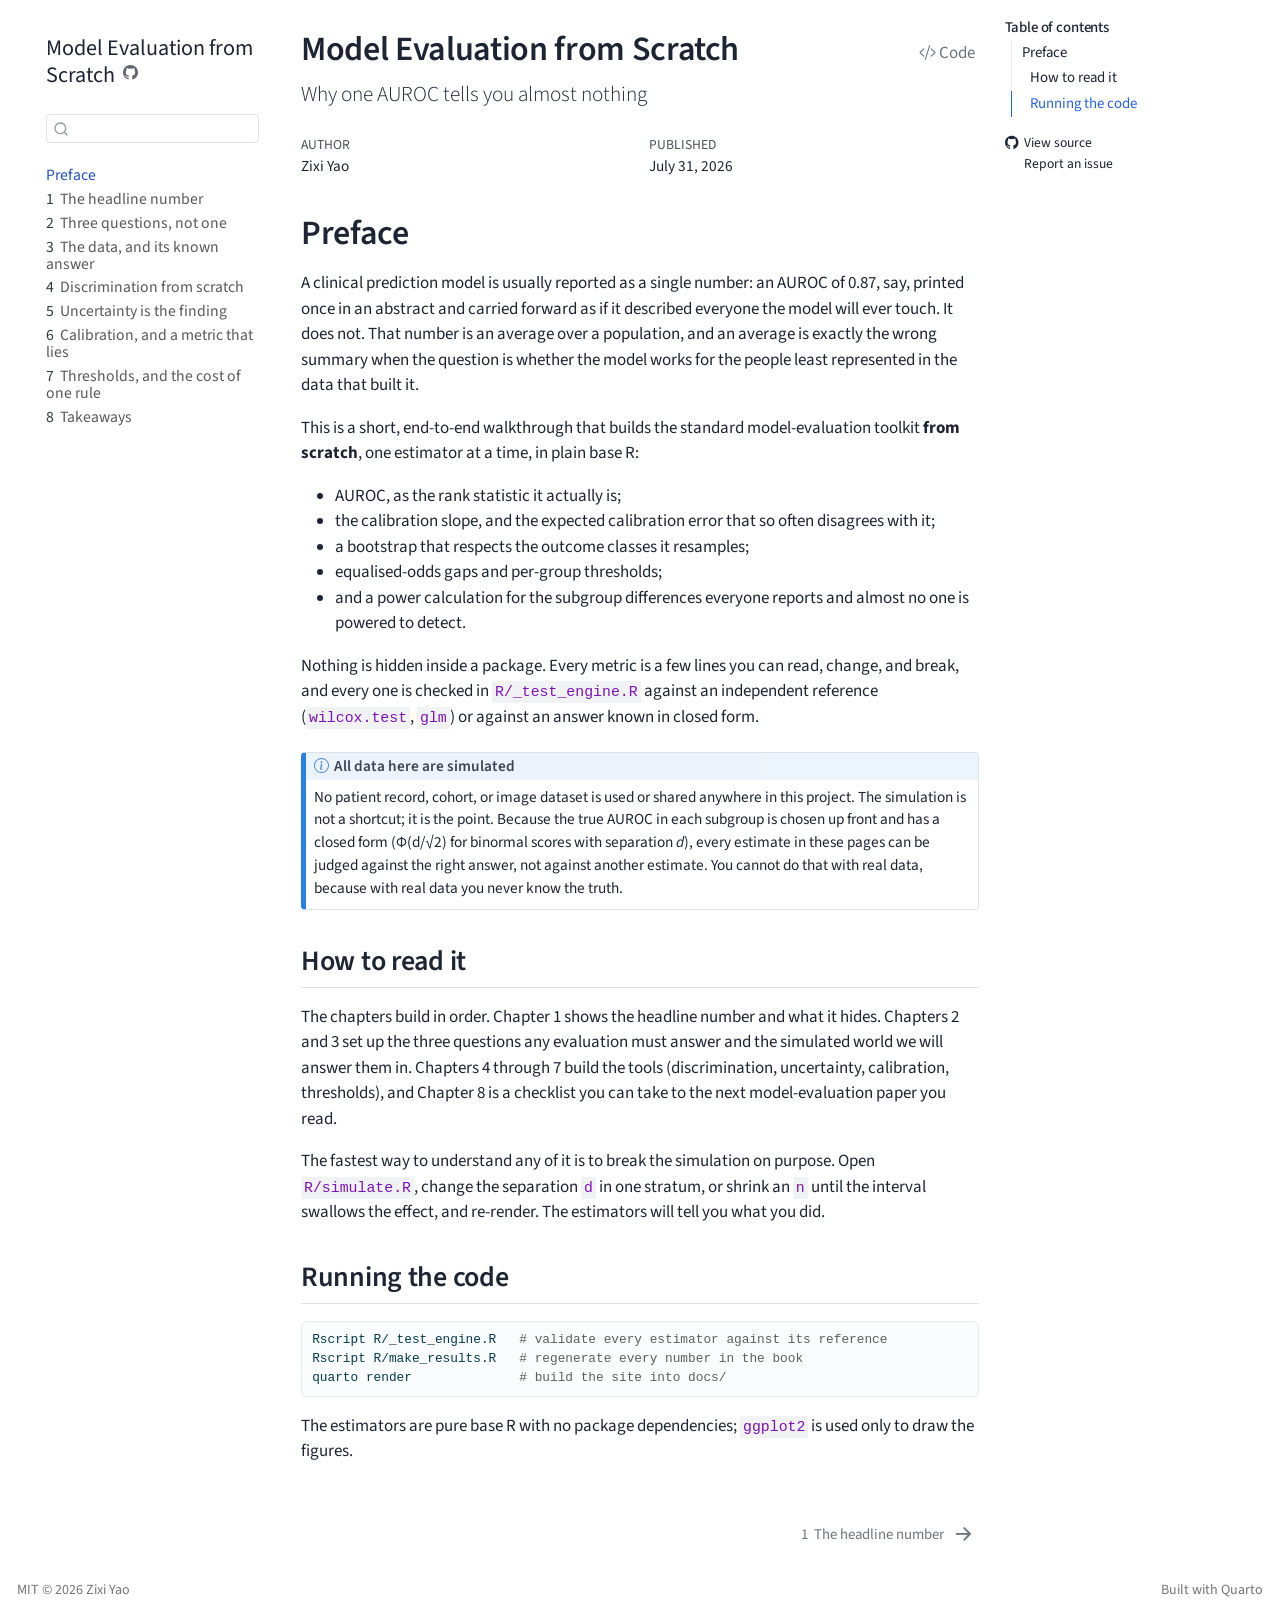
<file: docs/index.html>
<!DOCTYPE html>
<html xmlns="http://www.w3.org/1999/xhtml" lang="en" xml:lang="en"><head>

<meta charset="utf-8">
<meta name="generator" content="quarto-1.8.27">

<meta name="viewport" content="width=device-width, initial-scale=1.0, user-scalable=yes">

<meta name="author" content="Zixi Yao">
<meta name="dcterms.date" content="2026-07-31">

<title>Model Evaluation from Scratch</title>
<style>
code{white-space: pre-wrap;}
span.smallcaps{font-variant: small-caps;}
div.columns{display: flex; gap: min(4vw, 1.5em);}
div.column{flex: auto; overflow-x: auto;}
div.hanging-indent{margin-left: 1.5em; text-indent: -1.5em;}
ul.task-list{list-style: none;}
ul.task-list li input[type="checkbox"] {
  width: 0.8em;
  margin: 0 0.8em 0.2em -1em; /* quarto-specific, see https://github.com/quarto-dev/quarto-cli/issues/4556 */ 
  vertical-align: middle;
}
/* CSS for syntax highlighting */
html { -webkit-text-size-adjust: 100%; }
pre > code.sourceCode { white-space: pre; position: relative; }
pre > code.sourceCode > span { display: inline-block; line-height: 1.25; }
pre > code.sourceCode > span:empty { height: 1.2em; }
.sourceCode { overflow: visible; }
code.sourceCode > span { color: inherit; text-decoration: inherit; }
div.sourceCode { margin: 1em 0; }
pre.sourceCode { margin: 0; }
@media screen {
div.sourceCode { overflow: auto; }
}
@media print {
pre > code.sourceCode { white-space: pre-wrap; }
pre > code.sourceCode > span { text-indent: -5em; padding-left: 5em; }
}
pre.numberSource code
  { counter-reset: source-line 0; }
pre.numberSource code > span
  { position: relative; left: -4em; counter-increment: source-line; }
pre.numberSource code > span > a:first-child::before
  { content: counter(source-line);
    position: relative; left: -1em; text-align: right; vertical-align: baseline;
    border: none; display: inline-block;
    -webkit-touch-callout: none; -webkit-user-select: none;
    -khtml-user-select: none; -moz-user-select: none;
    -ms-user-select: none; user-select: none;
    padding: 0 4px; width: 4em;
  }
pre.numberSource { margin-left: 3em;  padding-left: 4px; }
div.sourceCode
  {   }
@media screen {
pre > code.sourceCode > span > a:first-child::before { text-decoration: underline; }
}
</style>


<script src="site_libs/quarto-nav/quarto-nav.js"></script>
<script src="site_libs/quarto-nav/headroom.min.js"></script>
<script src="site_libs/clipboard/clipboard.min.js"></script>
<script src="site_libs/quarto-search/autocomplete.umd.js"></script>
<script src="site_libs/quarto-search/fuse.min.js"></script>
<script src="site_libs/quarto-search/quarto-search.js"></script>
<meta name="quarto:offset" content="./">
<link href="./chapters/01-headline-number.html" rel="next">
<script src="site_libs/quarto-html/quarto.js" type="module"></script>
<script src="site_libs/quarto-html/tabsets/tabsets.js" type="module"></script>
<script src="site_libs/quarto-html/axe/axe-check.js" type="module"></script>
<script src="site_libs/quarto-html/popper.min.js"></script>
<script src="site_libs/quarto-html/tippy.umd.min.js"></script>
<script src="site_libs/quarto-html/anchor.min.js"></script>
<link href="site_libs/quarto-html/tippy.css" rel="stylesheet">
<link href="site_libs/quarto-html/quarto-syntax-highlighting-ed96de9b727972fe78a7b5d16c58bf87.css" rel="stylesheet" id="quarto-text-highlighting-styles">
<script src="site_libs/bootstrap/bootstrap.min.js"></script>
<link href="site_libs/bootstrap/bootstrap-icons.css" rel="stylesheet">
<link href="site_libs/bootstrap/bootstrap-27c261d06b905028a18691de25d09dde.min.css" rel="stylesheet" append-hash="true" id="quarto-bootstrap" data-mode="light">
<script id="quarto-search-options" type="application/json">{
  "location": "sidebar",
  "copy-button": false,
  "collapse-after": 3,
  "panel-placement": "start",
  "type": "textbox",
  "limit": 50,
  "keyboard-shortcut": [
    "f",
    "/",
    "s"
  ],
  "show-item-context": false,
  "language": {
    "search-no-results-text": "No results",
    "search-matching-documents-text": "matching documents",
    "search-copy-link-title": "Copy link to search",
    "search-hide-matches-text": "Hide additional matches",
    "search-more-match-text": "more match in this document",
    "search-more-matches-text": "more matches in this document",
    "search-clear-button-title": "Clear",
    "search-text-placeholder": "",
    "search-detached-cancel-button-title": "Cancel",
    "search-submit-button-title": "Submit",
    "search-label": "Search"
  }
}</script>


<link rel="stylesheet" href="styles.css">
</head>

<body class="nav-sidebar floating quarto-light">

<div id="quarto-search-results"></div>
  <header id="quarto-header" class="headroom fixed-top">
  <nav class="quarto-secondary-nav">
    <div class="container-fluid d-flex">
      <button type="button" class="quarto-btn-toggle btn" data-bs-toggle="collapse" role="button" data-bs-target=".quarto-sidebar-collapse-item" aria-controls="quarto-sidebar" aria-expanded="false" aria-label="Toggle sidebar navigation" onclick="if (window.quartoToggleHeadroom) { window.quartoToggleHeadroom(); }">
        <i class="bi bi-layout-text-sidebar-reverse"></i>
      </button>
        <nav class="quarto-page-breadcrumbs" aria-label="breadcrumb"><ol class="breadcrumb"><li class="breadcrumb-item"><a href="./index.html">Preface</a></li></ol></nav>
        <a class="flex-grow-1" role="navigation" data-bs-toggle="collapse" data-bs-target=".quarto-sidebar-collapse-item" aria-controls="quarto-sidebar" aria-expanded="false" aria-label="Toggle sidebar navigation" onclick="if (window.quartoToggleHeadroom) { window.quartoToggleHeadroom(); }">      
        </a>
      <button type="button" class="btn quarto-search-button" aria-label="Search" onclick="window.quartoOpenSearch();">
        <i class="bi bi-search"></i>
      </button>
    </div>
  </nav>
</header>
<!-- content -->
<div id="quarto-content" class="quarto-container page-columns page-rows-contents page-layout-article">
<!-- sidebar -->
  <nav id="quarto-sidebar" class="sidebar collapse collapse-horizontal quarto-sidebar-collapse-item sidebar-navigation floating overflow-auto">
    <div class="pt-lg-2 mt-2 text-left sidebar-header">
    <div class="sidebar-title mb-0 py-0">
      <a href="./">Model Evaluation from Scratch</a> 
        <div class="sidebar-tools-main">
    <a href="https://github.com/Lexiyao/model-evaluation-from-scratch" title="Source Code" class="quarto-navigation-tool px-1" aria-label="Source Code"><i class="bi bi-github"></i></a>
</div>
    </div>
      </div>
        <div class="mt-2 flex-shrink-0 align-items-center">
        <div class="sidebar-search">
        <div id="quarto-search" class="" title="Search"></div>
        </div>
        </div>
    <div class="sidebar-menu-container"> 
    <ul class="list-unstyled mt-1">
        <li class="sidebar-item">
  <div class="sidebar-item-container"> 
  <a href="./index.html" class="sidebar-item-text sidebar-link active">
 <span class="menu-text">Preface</span></a>
  </div>
</li>
        <li class="sidebar-item">
  <div class="sidebar-item-container"> 
  <a href="./chapters/01-headline-number.html" class="sidebar-item-text sidebar-link">
 <span class="menu-text"><span class="chapter-number">1</span>&nbsp; <span class="chapter-title">The headline number</span></span></a>
  </div>
</li>
        <li class="sidebar-item">
  <div class="sidebar-item-container"> 
  <a href="./chapters/02-three-questions.html" class="sidebar-item-text sidebar-link">
 <span class="menu-text"><span class="chapter-number">2</span>&nbsp; <span class="chapter-title">Three questions, not one</span></span></a>
  </div>
</li>
        <li class="sidebar-item">
  <div class="sidebar-item-container"> 
  <a href="./chapters/03-the-data.html" class="sidebar-item-text sidebar-link">
 <span class="menu-text"><span class="chapter-number">3</span>&nbsp; <span class="chapter-title">The data, and its known answer</span></span></a>
  </div>
</li>
        <li class="sidebar-item">
  <div class="sidebar-item-container"> 
  <a href="./chapters/04-discrimination.html" class="sidebar-item-text sidebar-link">
 <span class="menu-text"><span class="chapter-number">4</span>&nbsp; <span class="chapter-title">Discrimination from scratch</span></span></a>
  </div>
</li>
        <li class="sidebar-item">
  <div class="sidebar-item-container"> 
  <a href="./chapters/05-uncertainty.html" class="sidebar-item-text sidebar-link">
 <span class="menu-text"><span class="chapter-number">5</span>&nbsp; <span class="chapter-title">Uncertainty is the finding</span></span></a>
  </div>
</li>
        <li class="sidebar-item">
  <div class="sidebar-item-container"> 
  <a href="./chapters/06-calibration.html" class="sidebar-item-text sidebar-link">
 <span class="menu-text"><span class="chapter-number">6</span>&nbsp; <span class="chapter-title">Calibration, and a metric that lies</span></span></a>
  </div>
</li>
        <li class="sidebar-item">
  <div class="sidebar-item-container"> 
  <a href="./chapters/07-thresholds.html" class="sidebar-item-text sidebar-link">
 <span class="menu-text"><span class="chapter-number">7</span>&nbsp; <span class="chapter-title">Thresholds, and the cost of one rule</span></span></a>
  </div>
</li>
        <li class="sidebar-item">
  <div class="sidebar-item-container"> 
  <a href="./chapters/08-takeaways.html" class="sidebar-item-text sidebar-link">
 <span class="menu-text"><span class="chapter-number">8</span>&nbsp; <span class="chapter-title">Takeaways</span></span></a>
  </div>
</li>
    </ul>
    </div>
</nav>
<div id="quarto-sidebar-glass" class="quarto-sidebar-collapse-item" data-bs-toggle="collapse" data-bs-target=".quarto-sidebar-collapse-item"></div>
<!-- margin-sidebar -->
    <div id="quarto-margin-sidebar" class="sidebar margin-sidebar">
        <nav id="TOC" role="doc-toc" class="toc-active">
    <h2 id="toc-title">Table of contents</h2>
   
  <ul>
  <li><a href="#preface" id="toc-preface" class="nav-link active" data-scroll-target="#preface">Preface</a>
  <ul class="collapse">
  <li><a href="#how-to-read-it" id="toc-how-to-read-it" class="nav-link" data-scroll-target="#how-to-read-it">How to read it</a></li>
  <li><a href="#running-the-code" id="toc-running-the-code" class="nav-link" data-scroll-target="#running-the-code">Running the code</a></li>
  </ul></li>
  </ul>
<div class="toc-actions"><ul><li><a href="https://github.com/Lexiyao/model-evaluation-from-scratch/blob/main/index.qmd" class="toc-action"><i class="bi bi-github"></i>View source</a></li><li><a href="https://github.com/Lexiyao/model-evaluation-from-scratch/issues/new" class="toc-action"><i class="bi empty"></i>Report an issue</a></li></ul></div></nav>
    </div>
<!-- main -->
<main class="content" id="quarto-document-content">

<header id="title-block-header" class="quarto-title-block default">
<div class="quarto-title">
<div class="quarto-title-block"><div><h1 class="title">Model Evaluation from Scratch</h1><button type="button" class="btn code-tools-button" id="quarto-code-tools-source"><i class="bi"></i> Code</button></div></div>
<p class="subtitle lead">Why one AUROC tells you almost nothing</p>
</div>



<div class="quarto-title-meta">

    <div>
    <div class="quarto-title-meta-heading">Author</div>
    <div class="quarto-title-meta-contents">
             <p>Zixi Yao </p>
          </div>
  </div>
    
    <div>
    <div class="quarto-title-meta-heading">Published</div>
    <div class="quarto-title-meta-contents">
      <p class="date">July 31, 2026</p>
    </div>
  </div>
  
    
  </div>
  


</header>


<section id="preface" class="level1 unnumbered">
<h1 class="unnumbered">Preface</h1>
<p>A clinical prediction model is usually reported as a single number: an AUROC of 0.87, say, printed once in an abstract and carried forward as if it described everyone the model will ever touch. It does not. That number is an average over a population, and an average is exactly the wrong summary when the question is whether the model works for the people least represented in the data that built it.</p>
<p>This is a short, end-to-end walkthrough that builds the standard model-evaluation toolkit <strong>from scratch</strong>, one estimator at a time, in plain base R:</p>
<ul>
<li>AUROC, as the rank statistic it actually is;</li>
<li>the calibration slope, and the expected calibration error that so often disagrees with it;</li>
<li>a bootstrap that respects the outcome classes it resamples;</li>
<li>equalised-odds gaps and per-group thresholds;</li>
<li>and a power calculation for the subgroup differences everyone reports and almost no one is powered to detect.</li>
</ul>
<p>Nothing is hidden inside a package. Every metric is a few lines you can read, change, and break, and every one is checked in <code>R/_test_engine.R</code> against an independent reference (<code>wilcox.test</code>, <code>glm</code>) or against an answer known in closed form.</p>
<div class="callout callout-style-default callout-note callout-titled">
<div class="callout-header d-flex align-content-center">
<div class="callout-icon-container">
<i class="callout-icon"></i>
</div>
<div class="callout-title-container flex-fill">
<span class="screen-reader-only">Note</span>All data here are simulated
</div>
</div>
<div class="callout-body-container callout-body">
<p>No patient record, cohort, or image dataset is used or shared anywhere in this project. The simulation is not a shortcut; it is the point. Because the true AUROC in each subgroup is chosen up front and has a closed form (Φ(d/√2) for binormal scores with separation <em>d</em>), every estimate in these pages can be judged against the right answer, not against another estimate. You cannot do that with real data, because with real data you never know the truth.</p>
</div>
</div>
<section id="how-to-read-it" class="level2">
<h2 class="anchored" data-anchor-id="how-to-read-it">How to read it</h2>
<p>The chapters build in order. Chapter 1 shows the headline number and what it hides. Chapters 2 and 3 set up the three questions any evaluation must answer and the simulated world we will answer them in. Chapters 4 through 7 build the tools (discrimination, uncertainty, calibration, thresholds), and Chapter 8 is a checklist you can take to the next model-evaluation paper you read.</p>
<p>The fastest way to understand any of it is to break the simulation on purpose. Open <code>R/simulate.R</code>, change the separation <code>d</code> in one stratum, or shrink an <code>n</code> until the interval swallows the effect, and re-render. The estimators will tell you what you did.</p>
</section>
<section id="running-the-code" class="level2">
<h2 class="anchored" data-anchor-id="running-the-code">Running the code</h2>
<div class="code-copy-outer-scaffold"><div class="sourceCode" id="cb1"><pre class="sourceCode bash code-with-copy"><code class="sourceCode bash"><span id="cb1-1"><a href="#cb1-1" aria-hidden="true" tabindex="-1"></a><span class="ex">Rscript</span> R/_test_engine.R   <span class="co"># validate every estimator against its reference</span></span>
<span id="cb1-2"><a href="#cb1-2" aria-hidden="true" tabindex="-1"></a><span class="ex">Rscript</span> R/make_results.R   <span class="co"># regenerate every number in the book</span></span>
<span id="cb1-3"><a href="#cb1-3" aria-hidden="true" tabindex="-1"></a><span class="ex">quarto</span> render              <span class="co"># build the site into docs/</span></span></code></pre></div><button title="Copy to Clipboard" class="code-copy-button"><i class="bi"></i></button></div>
<p>The estimators are pure base R with no package dependencies; <code>ggplot2</code> is used only to draw the figures.</p>


<!-- -->

</section>
</section>

</main> <!-- /main -->
<script id="quarto-html-after-body" type="application/javascript">
  window.document.addEventListener("DOMContentLoaded", function (event) {
    const icon = "";
    const anchorJS = new window.AnchorJS();
    anchorJS.options = {
      placement: 'right',
      icon: icon
    };
    anchorJS.add('.anchored');
    const isCodeAnnotation = (el) => {
      for (const clz of el.classList) {
        if (clz.startsWith('code-annotation-')) {                     
          return true;
        }
      }
      return false;
    }
    const onCopySuccess = function(e) {
      // button target
      const button = e.trigger;
      // don't keep focus
      button.blur();
      // flash "checked"
      button.classList.add('code-copy-button-checked');
      var currentTitle = button.getAttribute("title");
      button.setAttribute("title", "Copied!");
      let tooltip;
      if (window.bootstrap) {
        button.setAttribute("data-bs-toggle", "tooltip");
        button.setAttribute("data-bs-placement", "left");
        button.setAttribute("data-bs-title", "Copied!");
        tooltip = new bootstrap.Tooltip(button, 
          { trigger: "manual", 
            customClass: "code-copy-button-tooltip",
            offset: [0, -8]});
        tooltip.show();    
      }
      setTimeout(function() {
        if (tooltip) {
          tooltip.hide();
          button.removeAttribute("data-bs-title");
          button.removeAttribute("data-bs-toggle");
          button.removeAttribute("data-bs-placement");
        }
        button.setAttribute("title", currentTitle);
        button.classList.remove('code-copy-button-checked');
      }, 1000);
      // clear code selection
      e.clearSelection();
    }
    const getTextToCopy = function(trigger) {
      const outerScaffold = trigger.parentElement.cloneNode(true);
      const codeEl = outerScaffold.querySelector('code');
      for (const childEl of codeEl.children) {
        if (isCodeAnnotation(childEl)) {
          childEl.remove();
        }
      }
      return codeEl.innerText;
    }
    const clipboard = new window.ClipboardJS('.code-copy-button:not([data-in-quarto-modal])', {
      text: getTextToCopy
    });
    clipboard.on('success', onCopySuccess);
    if (window.document.getElementById('quarto-embedded-source-code-modal')) {
      const clipboardModal = new window.ClipboardJS('.code-copy-button[data-in-quarto-modal]', {
        text: getTextToCopy,
        container: window.document.getElementById('quarto-embedded-source-code-modal')
      });
      clipboardModal.on('success', onCopySuccess);
    }
    const viewSource = window.document.getElementById('quarto-view-source') ||
                       window.document.getElementById('quarto-code-tools-source');
    if (viewSource) {
      const sourceUrl = viewSource.getAttribute("data-quarto-source-url");
      viewSource.addEventListener("click", function(e) {
        if (sourceUrl) {
          // rstudio viewer pane
          if (/\bcapabilities=\b/.test(window.location)) {
            window.open(sourceUrl);
          } else {
            window.location.href = sourceUrl;
          }
        } else {
          const modal = new bootstrap.Modal(document.getElementById('quarto-embedded-source-code-modal'));
          modal.show();
        }
        return false;
      });
    }
    function toggleCodeHandler(show) {
      return function(e) {
        const detailsSrc = window.document.querySelectorAll(".cell > details > .sourceCode");
        for (let i=0; i<detailsSrc.length; i++) {
          const details = detailsSrc[i].parentElement;
          if (show) {
            details.open = true;
          } else {
            details.removeAttribute("open");
          }
        }
        const cellCodeDivs = window.document.querySelectorAll(".cell > .sourceCode");
        const fromCls = show ? "hidden" : "unhidden";
        const toCls = show ? "unhidden" : "hidden";
        for (let i=0; i<cellCodeDivs.length; i++) {
          const codeDiv = cellCodeDivs[i];
          if (codeDiv.classList.contains(fromCls)) {
            codeDiv.classList.remove(fromCls);
            codeDiv.classList.add(toCls);
          } 
        }
        return false;
      }
    }
    const hideAllCode = window.document.getElementById("quarto-hide-all-code");
    if (hideAllCode) {
      hideAllCode.addEventListener("click", toggleCodeHandler(false));
    }
    const showAllCode = window.document.getElementById("quarto-show-all-code");
    if (showAllCode) {
      showAllCode.addEventListener("click", toggleCodeHandler(true));
    }
      var localhostRegex = new RegExp(/^(?:http|https):\/\/localhost\:?[0-9]*\//);
      var mailtoRegex = new RegExp(/^mailto:/);
        var filterRegex = new RegExp('/' + window.location.host + '/');
      var isInternal = (href) => {
          return filterRegex.test(href) || localhostRegex.test(href) || mailtoRegex.test(href);
      }
      // Inspect non-navigation links and adorn them if external
     var links = window.document.querySelectorAll('a[href]:not(.nav-link):not(.navbar-brand):not(.toc-action):not(.sidebar-link):not(.sidebar-item-toggle):not(.pagination-link):not(.no-external):not([aria-hidden]):not(.dropdown-item):not(.quarto-navigation-tool):not(.about-link)');
      for (var i=0; i<links.length; i++) {
        const link = links[i];
        if (!isInternal(link.href)) {
          // undo the damage that might have been done by quarto-nav.js in the case of
          // links that we want to consider external
          if (link.dataset.originalHref !== undefined) {
            link.href = link.dataset.originalHref;
          }
        }
      }
    function tippyHover(el, contentFn, onTriggerFn, onUntriggerFn) {
      const config = {
        allowHTML: true,
        maxWidth: 500,
        delay: 100,
        arrow: false,
        appendTo: function(el) {
            return el.parentElement;
        },
        interactive: true,
        interactiveBorder: 10,
        theme: 'quarto',
        placement: 'bottom-start',
      };
      if (contentFn) {
        config.content = contentFn;
      }
      if (onTriggerFn) {
        config.onTrigger = onTriggerFn;
      }
      if (onUntriggerFn) {
        config.onUntrigger = onUntriggerFn;
      }
      window.tippy(el, config); 
    }
    const noterefs = window.document.querySelectorAll('a[role="doc-noteref"]');
    for (var i=0; i<noterefs.length; i++) {
      const ref = noterefs[i];
      tippyHover(ref, function() {
        // use id or data attribute instead here
        let href = ref.getAttribute('data-footnote-href') || ref.getAttribute('href');
        try { href = new URL(href).hash; } catch {}
        const id = href.replace(/^#\/?/, "");
        const note = window.document.getElementById(id);
        if (note) {
          return note.innerHTML;
        } else {
          return "";
        }
      });
    }
    const xrefs = window.document.querySelectorAll('a.quarto-xref');
    const processXRef = (id, note) => {
      // Strip column container classes
      const stripColumnClz = (el) => {
        el.classList.remove("page-full", "page-columns");
        if (el.children) {
          for (const child of el.children) {
            stripColumnClz(child);
          }
        }
      }
      stripColumnClz(note)
      if (id === null || id.startsWith('sec-')) {
        // Special case sections, only their first couple elements
        const container = document.createElement("div");
        if (note.children && note.children.length > 2) {
          container.appendChild(note.children[0].cloneNode(true));
          for (let i = 1; i < note.children.length; i++) {
            const child = note.children[i];
            if (child.tagName === "P" && child.innerText === "") {
              continue;
            } else {
              container.appendChild(child.cloneNode(true));
              break;
            }
          }
          if (window.Quarto?.typesetMath) {
            window.Quarto.typesetMath(container);
          }
          return container.innerHTML
        } else {
          if (window.Quarto?.typesetMath) {
            window.Quarto.typesetMath(note);
          }
          return note.innerHTML;
        }
      } else {
        // Remove any anchor links if they are present
        const anchorLink = note.querySelector('a.anchorjs-link');
        if (anchorLink) {
          anchorLink.remove();
        }
        if (window.Quarto?.typesetMath) {
          window.Quarto.typesetMath(note);
        }
        if (note.classList.contains("callout")) {
          return note.outerHTML;
        } else {
          return note.innerHTML;
        }
      }
    }
    for (var i=0; i<xrefs.length; i++) {
      const xref = xrefs[i];
      tippyHover(xref, undefined, function(instance) {
        instance.disable();
        let url = xref.getAttribute('href');
        let hash = undefined; 
        if (url.startsWith('#')) {
          hash = url;
        } else {
          try { hash = new URL(url).hash; } catch {}
        }
        if (hash) {
          const id = hash.replace(/^#\/?/, "");
          const note = window.document.getElementById(id);
          if (note !== null) {
            try {
              const html = processXRef(id, note.cloneNode(true));
              instance.setContent(html);
            } finally {
              instance.enable();
              instance.show();
            }
          } else {
            // See if we can fetch this
            fetch(url.split('#')[0])
            .then(res => res.text())
            .then(html => {
              const parser = new DOMParser();
              const htmlDoc = parser.parseFromString(html, "text/html");
              const note = htmlDoc.getElementById(id);
              if (note !== null) {
                const html = processXRef(id, note);
                instance.setContent(html);
              } 
            }).finally(() => {
              instance.enable();
              instance.show();
            });
          }
        } else {
          // See if we can fetch a full url (with no hash to target)
          // This is a special case and we should probably do some content thinning / targeting
          fetch(url)
          .then(res => res.text())
          .then(html => {
            const parser = new DOMParser();
            const htmlDoc = parser.parseFromString(html, "text/html");
            const note = htmlDoc.querySelector('main.content');
            if (note !== null) {
              // This should only happen for chapter cross references
              // (since there is no id in the URL)
              // remove the first header
              if (note.children.length > 0 && note.children[0].tagName === "HEADER") {
                note.children[0].remove();
              }
              const html = processXRef(null, note);
              instance.setContent(html);
            } 
          }).finally(() => {
            instance.enable();
            instance.show();
          });
        }
      }, function(instance) {
      });
    }
        let selectedAnnoteEl;
        const selectorForAnnotation = ( cell, annotation) => {
          let cellAttr = 'data-code-cell="' + cell + '"';
          let lineAttr = 'data-code-annotation="' +  annotation + '"';
          const selector = 'span[' + cellAttr + '][' + lineAttr + ']';
          return selector;
        }
        const selectCodeLines = (annoteEl) => {
          const doc = window.document;
          const targetCell = annoteEl.getAttribute("data-target-cell");
          const targetAnnotation = annoteEl.getAttribute("data-target-annotation");
          const annoteSpan = window.document.querySelector(selectorForAnnotation(targetCell, targetAnnotation));
          const lines = annoteSpan.getAttribute("data-code-lines").split(",");
          const lineIds = lines.map((line) => {
            return targetCell + "-" + line;
          })
          let top = null;
          let height = null;
          let parent = null;
          if (lineIds.length > 0) {
              //compute the position of the single el (top and bottom and make a div)
              const el = window.document.getElementById(lineIds[0]);
              top = el.offsetTop;
              height = el.offsetHeight;
              parent = el.parentElement.parentElement;
            if (lineIds.length > 1) {
              const lastEl = window.document.getElementById(lineIds[lineIds.length - 1]);
              const bottom = lastEl.offsetTop + lastEl.offsetHeight;
              height = bottom - top;
            }
            if (top !== null && height !== null && parent !== null) {
              // cook up a div (if necessary) and position it 
              let div = window.document.getElementById("code-annotation-line-highlight");
              if (div === null) {
                div = window.document.createElement("div");
                div.setAttribute("id", "code-annotation-line-highlight");
                div.style.position = 'absolute';
                parent.appendChild(div);
              }
              div.style.top = top - 2 + "px";
              div.style.height = height + 4 + "px";
              div.style.left = 0;
              let gutterDiv = window.document.getElementById("code-annotation-line-highlight-gutter");
              if (gutterDiv === null) {
                gutterDiv = window.document.createElement("div");
                gutterDiv.setAttribute("id", "code-annotation-line-highlight-gutter");
                gutterDiv.style.position = 'absolute';
                const codeCell = window.document.getElementById(targetCell);
                const gutter = codeCell.querySelector('.code-annotation-gutter');
                gutter.appendChild(gutterDiv);
              }
              gutterDiv.style.top = top - 2 + "px";
              gutterDiv.style.height = height + 4 + "px";
            }
            selectedAnnoteEl = annoteEl;
          }
        };
        const unselectCodeLines = () => {
          const elementsIds = ["code-annotation-line-highlight", "code-annotation-line-highlight-gutter"];
          elementsIds.forEach((elId) => {
            const div = window.document.getElementById(elId);
            if (div) {
              div.remove();
            }
          });
          selectedAnnoteEl = undefined;
        };
          // Handle positioning of the toggle
      window.addEventListener(
        "resize",
        throttle(() => {
          elRect = undefined;
          if (selectedAnnoteEl) {
            selectCodeLines(selectedAnnoteEl);
          }
        }, 10)
      );
      function throttle(fn, ms) {
      let throttle = false;
      let timer;
        return (...args) => {
          if(!throttle) { // first call gets through
              fn.apply(this, args);
              throttle = true;
          } else { // all the others get throttled
              if(timer) clearTimeout(timer); // cancel #2
              timer = setTimeout(() => {
                fn.apply(this, args);
                timer = throttle = false;
              }, ms);
          }
        };
      }
        // Attach click handler to the DT
        const annoteDls = window.document.querySelectorAll('dt[data-target-cell]');
        for (const annoteDlNode of annoteDls) {
          annoteDlNode.addEventListener('click', (event) => {
            const clickedEl = event.target;
            if (clickedEl !== selectedAnnoteEl) {
              unselectCodeLines();
              const activeEl = window.document.querySelector('dt[data-target-cell].code-annotation-active');
              if (activeEl) {
                activeEl.classList.remove('code-annotation-active');
              }
              selectCodeLines(clickedEl);
              clickedEl.classList.add('code-annotation-active');
            } else {
              // Unselect the line
              unselectCodeLines();
              clickedEl.classList.remove('code-annotation-active');
            }
          });
        }
    const findCites = (el) => {
      const parentEl = el.parentElement;
      if (parentEl) {
        const cites = parentEl.dataset.cites;
        if (cites) {
          return {
            el,
            cites: cites.split(' ')
          };
        } else {
          return findCites(el.parentElement)
        }
      } else {
        return undefined;
      }
    };
    var bibliorefs = window.document.querySelectorAll('a[role="doc-biblioref"]');
    for (var i=0; i<bibliorefs.length; i++) {
      const ref = bibliorefs[i];
      const citeInfo = findCites(ref);
      if (citeInfo) {
        tippyHover(citeInfo.el, function() {
          var popup = window.document.createElement('div');
          citeInfo.cites.forEach(function(cite) {
            var citeDiv = window.document.createElement('div');
            citeDiv.classList.add('hanging-indent');
            citeDiv.classList.add('csl-entry');
            var biblioDiv = window.document.getElementById('ref-' + cite);
            if (biblioDiv) {
              citeDiv.innerHTML = biblioDiv.innerHTML;
            }
            popup.appendChild(citeDiv);
          });
          return popup.innerHTML;
        });
      }
    }
  });
  </script>
<nav class="page-navigation">
  <div class="nav-page nav-page-previous">
  </div>
  <div class="nav-page nav-page-next">
      <a href="./chapters/01-headline-number.html" class="pagination-link" aria-label="The headline number">
        <span class="nav-page-text"><span class="chapter-number">1</span>&nbsp; <span class="chapter-title">The headline number</span></span> <i class="bi bi-arrow-right-short"></i>
      </a>
  </div>
</nav><div class="modal fade" id="quarto-embedded-source-code-modal" tabindex="-1" aria-labelledby="quarto-embedded-source-code-modal-label" aria-hidden="true"><div class="modal-dialog modal-dialog-scrollable"><div class="modal-content"><div class="modal-header"><h5 class="modal-title" id="quarto-embedded-source-code-modal-label">Source Code</h5><button class="btn-close" data-bs-dismiss="modal"></button></div><div class="modal-body"><div class="">
<div class="code-copy-outer-scaffold"><div class="sourceCode" id="cb2" data-shortcodes="false"><pre class="sourceCode markdown code-with-copy"><code class="sourceCode markdown"><span id="cb2-1"><a href="#cb2-1" aria-hidden="true" tabindex="-1"></a><span class="fu"># Preface {.unnumbered}</span></span>
<span id="cb2-2"><a href="#cb2-2" aria-hidden="true" tabindex="-1"></a></span>
<span id="cb2-3"><a href="#cb2-3" aria-hidden="true" tabindex="-1"></a>A clinical prediction model is usually reported as a single number: an AUROC of</span>
<span id="cb2-4"><a href="#cb2-4" aria-hidden="true" tabindex="-1"></a>0.87, say, printed once in an abstract and carried forward as if it described</span>
<span id="cb2-5"><a href="#cb2-5" aria-hidden="true" tabindex="-1"></a>everyone the model will ever touch. It does not. That number is an average over</span>
<span id="cb2-6"><a href="#cb2-6" aria-hidden="true" tabindex="-1"></a>a population, and an average is exactly the wrong summary when the question is</span>
<span id="cb2-7"><a href="#cb2-7" aria-hidden="true" tabindex="-1"></a>whether the model works for the people least represented in the data that built</span>
<span id="cb2-8"><a href="#cb2-8" aria-hidden="true" tabindex="-1"></a>it.</span>
<span id="cb2-9"><a href="#cb2-9" aria-hidden="true" tabindex="-1"></a></span>
<span id="cb2-10"><a href="#cb2-10" aria-hidden="true" tabindex="-1"></a>This is a short, end-to-end walkthrough that builds the standard</span>
<span id="cb2-11"><a href="#cb2-11" aria-hidden="true" tabindex="-1"></a>model-evaluation toolkit **from scratch**, one estimator at a time, in plain</span>
<span id="cb2-12"><a href="#cb2-12" aria-hidden="true" tabindex="-1"></a>base R:</span>
<span id="cb2-13"><a href="#cb2-13" aria-hidden="true" tabindex="-1"></a></span>
<span id="cb2-14"><a href="#cb2-14" aria-hidden="true" tabindex="-1"></a><span class="ss">- </span>AUROC, as the rank statistic it actually is;</span>
<span id="cb2-15"><a href="#cb2-15" aria-hidden="true" tabindex="-1"></a><span class="ss">- </span>the calibration slope, and the expected calibration error that so often</span>
<span id="cb2-16"><a href="#cb2-16" aria-hidden="true" tabindex="-1"></a>  disagrees with it;</span>
<span id="cb2-17"><a href="#cb2-17" aria-hidden="true" tabindex="-1"></a><span class="ss">- </span>a bootstrap that respects the outcome classes it resamples;</span>
<span id="cb2-18"><a href="#cb2-18" aria-hidden="true" tabindex="-1"></a><span class="ss">- </span>equalised-odds gaps and per-group thresholds;</span>
<span id="cb2-19"><a href="#cb2-19" aria-hidden="true" tabindex="-1"></a><span class="ss">- </span>and a power calculation for the subgroup differences everyone reports and</span>
<span id="cb2-20"><a href="#cb2-20" aria-hidden="true" tabindex="-1"></a>  almost no one is powered to detect.</span>
<span id="cb2-21"><a href="#cb2-21" aria-hidden="true" tabindex="-1"></a></span>
<span id="cb2-22"><a href="#cb2-22" aria-hidden="true" tabindex="-1"></a>Nothing is hidden inside a package. Every metric is a few lines you can read,</span>
<span id="cb2-23"><a href="#cb2-23" aria-hidden="true" tabindex="-1"></a>change, and break, and every one is checked in <span class="in">`R/_test_engine.R`</span> against an</span>
<span id="cb2-24"><a href="#cb2-24" aria-hidden="true" tabindex="-1"></a>independent reference (<span class="in">`wilcox.test`</span>, <span class="in">`glm`</span>) or against an answer known in</span>
<span id="cb2-25"><a href="#cb2-25" aria-hidden="true" tabindex="-1"></a>closed form.</span>
<span id="cb2-26"><a href="#cb2-26" aria-hidden="true" tabindex="-1"></a></span>
<span id="cb2-27"><a href="#cb2-27" aria-hidden="true" tabindex="-1"></a>::: {.callout-note}</span>
<span id="cb2-28"><a href="#cb2-28" aria-hidden="true" tabindex="-1"></a><span class="fu">## All data here are simulated</span></span>
<span id="cb2-29"><a href="#cb2-29" aria-hidden="true" tabindex="-1"></a></span>
<span id="cb2-30"><a href="#cb2-30" aria-hidden="true" tabindex="-1"></a>No patient record, cohort, or image dataset is used or shared anywhere in this</span>
<span id="cb2-31"><a href="#cb2-31" aria-hidden="true" tabindex="-1"></a>project. The simulation is not a shortcut; it is the point. Because the true</span>
<span id="cb2-32"><a href="#cb2-32" aria-hidden="true" tabindex="-1"></a>AUROC in each subgroup is chosen up front and has a closed form (Φ(d/√2) for</span>
<span id="cb2-33"><a href="#cb2-33" aria-hidden="true" tabindex="-1"></a>binormal scores with separation *d*), every estimate in these pages can be</span>
<span id="cb2-34"><a href="#cb2-34" aria-hidden="true" tabindex="-1"></a>judged against the right answer, not against another estimate. You</span>
<span id="cb2-35"><a href="#cb2-35" aria-hidden="true" tabindex="-1"></a>cannot do that with real data, because with real data you never know the</span>
<span id="cb2-36"><a href="#cb2-36" aria-hidden="true" tabindex="-1"></a>truth.</span>
<span id="cb2-37"><a href="#cb2-37" aria-hidden="true" tabindex="-1"></a>:::</span>
<span id="cb2-38"><a href="#cb2-38" aria-hidden="true" tabindex="-1"></a></span>
<span id="cb2-39"><a href="#cb2-39" aria-hidden="true" tabindex="-1"></a><span class="fu">## How to read it</span></span>
<span id="cb2-40"><a href="#cb2-40" aria-hidden="true" tabindex="-1"></a></span>
<span id="cb2-41"><a href="#cb2-41" aria-hidden="true" tabindex="-1"></a>The chapters build in order. Chapter 1 shows the headline number and what it</span>
<span id="cb2-42"><a href="#cb2-42" aria-hidden="true" tabindex="-1"></a>hides. Chapters 2 and 3 set up the three questions any evaluation must answer</span>
<span id="cb2-43"><a href="#cb2-43" aria-hidden="true" tabindex="-1"></a>and the simulated world we will answer them in. Chapters 4 through 7 build the</span>
<span id="cb2-44"><a href="#cb2-44" aria-hidden="true" tabindex="-1"></a>tools (discrimination, uncertainty, calibration, thresholds), and Chapter 8 is</span>
<span id="cb2-45"><a href="#cb2-45" aria-hidden="true" tabindex="-1"></a>a checklist you can take to the next model-evaluation paper you read.</span>
<span id="cb2-46"><a href="#cb2-46" aria-hidden="true" tabindex="-1"></a></span>
<span id="cb2-47"><a href="#cb2-47" aria-hidden="true" tabindex="-1"></a>The fastest way to understand any of it is to break the simulation on purpose.</span>
<span id="cb2-48"><a href="#cb2-48" aria-hidden="true" tabindex="-1"></a>Open <span class="in">`R/simulate.R`</span>, change the separation <span class="in">`d`</span> in one stratum, or shrink an <span class="in">`n`</span></span>
<span id="cb2-49"><a href="#cb2-49" aria-hidden="true" tabindex="-1"></a>until the interval swallows the effect, and re-render. The estimators will tell</span>
<span id="cb2-50"><a href="#cb2-50" aria-hidden="true" tabindex="-1"></a>you what you did.</span>
<span id="cb2-51"><a href="#cb2-51" aria-hidden="true" tabindex="-1"></a></span>
<span id="cb2-52"><a href="#cb2-52" aria-hidden="true" tabindex="-1"></a><span class="fu">## Running the code</span></span>
<span id="cb2-53"><a href="#cb2-53" aria-hidden="true" tabindex="-1"></a></span>
<span id="cb2-54"><a href="#cb2-54" aria-hidden="true" tabindex="-1"></a><span class="in">```bash</span></span>
<span id="cb2-55"><a href="#cb2-55" aria-hidden="true" tabindex="-1"></a><span class="ex">Rscript</span> R/_test_engine.R   <span class="co"># validate every estimator against its reference</span></span>
<span id="cb2-56"><a href="#cb2-56" aria-hidden="true" tabindex="-1"></a><span class="ex">Rscript</span> R/make_results.R   <span class="co"># regenerate every number in the book</span></span>
<span id="cb2-57"><a href="#cb2-57" aria-hidden="true" tabindex="-1"></a><span class="ex">quarto</span> render              <span class="co"># build the site into docs/</span></span>
<span id="cb2-58"><a href="#cb2-58" aria-hidden="true" tabindex="-1"></a><span class="in">```</span></span>
<span id="cb2-59"><a href="#cb2-59" aria-hidden="true" tabindex="-1"></a></span>
<span id="cb2-60"><a href="#cb2-60" aria-hidden="true" tabindex="-1"></a>The estimators are pure base R with no package dependencies; <span class="in">`ggplot2`</span> is used</span>
<span id="cb2-61"><a href="#cb2-61" aria-hidden="true" tabindex="-1"></a>only to draw the figures.</span></code></pre></div><button title="Copy to Clipboard" class="code-copy-button" data-in-quarto-modal=""><i class="bi"></i></button></div>
</div></div></div></div></div>
</div> <!-- /content -->
<footer class="footer">
  <div class="nav-footer">
    <div class="nav-footer-left">
<p>MIT © 2026 Zixi Yao</p>
</div>   
    <div class="nav-footer-center">
      &nbsp;
    <div class="toc-actions d-sm-block d-md-none"><ul><li><a href="https://github.com/Lexiyao/model-evaluation-from-scratch/blob/main/index.qmd" class="toc-action"><i class="bi bi-github"></i>View source</a></li><li><a href="https://github.com/Lexiyao/model-evaluation-from-scratch/issues/new" class="toc-action"><i class="bi empty"></i>Report an issue</a></li></ul></div></div>
    <div class="nav-footer-right">
<p>Built with Quarto</p>
</div>
  </div>
</footer>




</body></html>
</file>
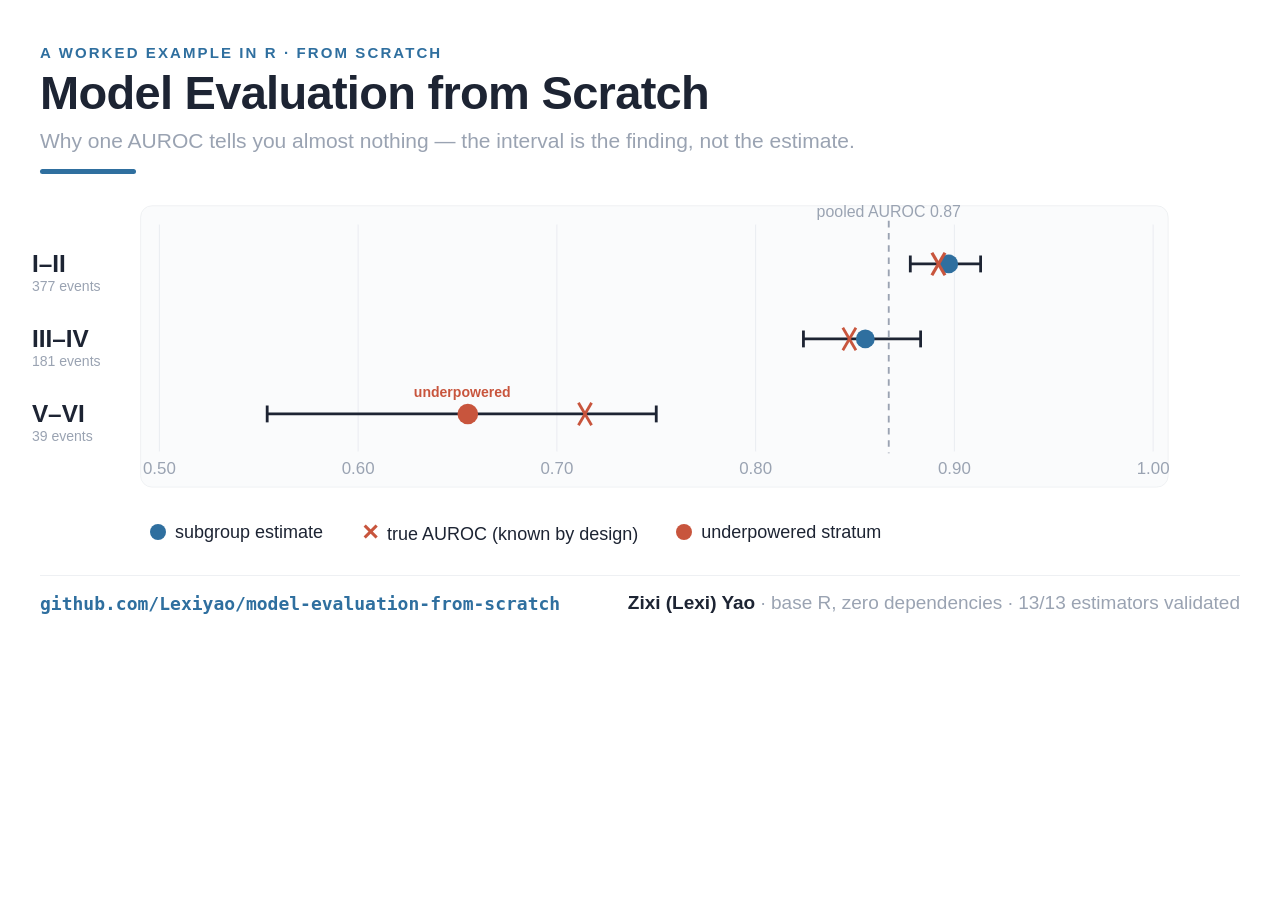
<file: assets/card.html>
<!doctype html>
<!--
  Source for the repo's 1280x640 social-preview card.
  Regenerate assets/social-preview.png with headless Chrome:

  "/Applications/Google Chrome.app/Contents/MacOS/Google Chrome" \
    --headless --disable-gpu --hide-scrollbars \
    --force-device-scale-factor=2 --window-size=1280,640 \
    --default-background-color=FFFFFFFF \
    --screenshot=assets/social-preview.png "file://$PWD/assets/card.html"

  Forest-plot marks are positioned from the numbers in R/make_results.R:
  AUROC 0.50–1.00 maps to x = 170 + (a-0.5)*2120.
-->
<html>
<head>
<meta charset="utf-8">
<style>
  :root{
    --ink:#1d2433; --grey:#9aa3b2; --accent:#2f6f9f; --warn:#c8553d;
    --grid:#e9ebf0; --panel:#fafbfc; --line:#eef0f3;
  }
  *{margin:0;padding:0;box-sizing:border-box;}
  html,body{width:1280px;height:640px;background:#ffffff;
    font-family:-apple-system,"Helvetica Neue","Segoe UI",Arial,sans-serif;
    -webkit-font-smoothing:antialiased;}
  .card{width:1280px;height:640px;position:relative;padding:44px 40px 0 40px;}
  .kicker{font-size:15px;letter-spacing:.14em;text-transform:uppercase;
    color:var(--accent);font-weight:700;}
  h1{font-size:47px;line-height:1.02;color:var(--ink);font-weight:800;
    margin-top:8px;letter-spacing:-.015em;}
  .sub{font-size:21px;color:var(--grey);margin-top:12px;font-weight:400;}
  .rule{width:96px;height:5px;background:var(--accent);border-radius:3px;margin-top:16px;}
  svg{display:block;}
  .foot{position:absolute;left:40px;right:40px;bottom:26px;
    display:flex;justify-content:space-between;align-items:center;
    border-top:1px solid var(--line);padding-top:16px;}
  .foot .repo{font-size:18px;color:var(--accent);font-weight:600;white-space:nowrap;
    font-family:"SF Mono",ui-monospace,Menlo,Consolas,monospace;}
  .foot .who{font-size:19px;color:var(--grey);white-space:nowrap;}
  .foot .who b{color:var(--ink);font-weight:700;}
</style>
</head>
<body>
<div class="card">
  <div class="kicker">A worked example in R · from scratch</div>
  <h1>Model Evaluation from Scratch</h1>
  <div class="sub">Why one AUROC tells you almost nothing — the interval is the finding, not the estimate.</div>
  <div class="rule"></div>

  <!-- forest plot: AUROC 0.50–1.00 mapped to x 170..1230 (2120 px per unit) -->
  <svg width="1200" height="330" viewBox="0 0 1280 330" style="margin-top:14px;margin-left:-40px;">
    <!-- framing panel -->
    <rect x="150" y="8" width="1096" height="300" rx="12" fill="var(--panel)" stroke="var(--line)"/>

    <!-- vertical gridlines at 0.5..1.0 -->
    <g stroke="var(--grid)" stroke-width="1">
      <line x1="170" y1="28" x2="170" y2="270"/>
      <line x1="382" y1="28" x2="382" y2="270"/>
      <line x1="594" y1="28" x2="594" y2="270"/>
      <line x1="806" y1="28" x2="806" y2="270"/>
      <line x1="1018" y1="28" x2="1018" y2="270"/>
      <line x1="1230" y1="28" x2="1230" y2="270"/>
    </g>
    <!-- x tick labels -->
    <g font-size="18" fill="var(--grey)" text-anchor="middle" font-family="inherit">
      <text x="170" y="294">0.50</text>
      <text x="382" y="294">0.60</text>
      <text x="594" y="294">0.70</text>
      <text x="806" y="294">0.80</text>
      <text x="1018" y="294">0.90</text>
      <text x="1230" y="294">1.00</text>
    </g>

    <!-- pooled AUROC dashed line at 0.867 -> x=948 -->
    <line x1="948" y1="24" x2="948" y2="272" stroke="var(--grey)" stroke-width="2" stroke-dasharray="7 6"/>
    <text x="948" y="20" font-size="17" fill="var(--grey)" text-anchor="middle" font-family="inherit">pooled AUROC 0.87</text>

    <!-- row labels -->
    <g font-size="26" fill="var(--ink)" font-weight="700" text-anchor="start" font-family="inherit">
      <text x="34" y="79">I–II</text>
      <text x="34" y="159">III–IV</text>
      <text x="34" y="239">V–VI</text>
    </g>
    <!-- row sizes -->
    <g font-size="15" fill="var(--grey)" text-anchor="start" font-family="inherit">
      <text x="34" y="99">377 events</text>
      <text x="34" y="179">181 events</text>
      <text x="34" y="259">39 events</text>
    </g>

    <!-- I-II row  y=70  est0.897/1012  lo971/hi1046  true0.892/1001 -->
    <g stroke="var(--ink)" stroke-width="3">
      <line x1="971" y1="70" x2="1046" y2="70"/>
      <line x1="971" y1="61" x2="971" y2="79"/>
      <line x1="1046" y1="61" x2="1046" y2="79"/>
    </g>
    <circle cx="1012" cy="70" r="10" fill="var(--accent)"/>
    <line x1="994" y1="58" x2="1008" y2="82" stroke="var(--warn)" stroke-width="3.4"/>
    <line x1="994" y1="82" x2="1008" y2="58" stroke="var(--warn)" stroke-width="3.4"/>

    <!-- III-IV row y=150 est0.855/923 lo857/hi982 true906 -->
    <g stroke="var(--ink)" stroke-width="3">
      <line x1="857" y1="150" x2="982" y2="150"/>
      <line x1="857" y1="141" x2="857" y2="159"/>
      <line x1="982" y1="141" x2="982" y2="159"/>
    </g>
    <line x1="899" y1="138" x2="913" y2="162" stroke="var(--warn)" stroke-width="3"/>
    <line x1="899" y1="162" x2="913" y2="138" stroke="var(--warn)" stroke-width="3"/>
    <circle cx="923" cy="150" r="10" fill="var(--accent)"/>

    <!-- V-VI row y=230 est0.655/499 lo285/hi700 true624 (underpowered = warn dot) -->
    <g stroke="var(--ink)" stroke-width="3">
      <line x1="285" y1="230" x2="700" y2="230"/>
      <line x1="285" y1="221" x2="285" y2="239"/>
      <line x1="700" y1="221" x2="700" y2="239"/>
    </g>
    <line x1="617" y1="218" x2="631" y2="242" stroke="var(--warn)" stroke-width="3"/>
    <line x1="617" y1="242" x2="631" y2="218" stroke="var(--warn)" stroke-width="3"/>
    <circle cx="499" cy="230" r="11" fill="var(--warn)"/>
    <text x="493" y="212" font-size="15" fill="var(--warn)" text-anchor="middle" font-family="inherit" font-weight="600">underpowered</text>
  </svg>

  <!-- legend -->
  <div style="display:flex;gap:38px;align-items:center;margin-top:2px;margin-left:110px;
              font-size:18px;color:var(--ink);">
    <span><span style="display:inline-block;width:16px;height:16px;border-radius:50%;
      background:#2f6f9f;vertical-align:-2px;margin-right:9px;"></span>subgroup estimate</span>
    <span><span style="display:inline-block;color:#c8553d;font-weight:800;font-size:22px;
      margin-right:8px;">✕</span>true AUROC (known by design)</span>
    <span><span style="display:inline-block;width:16px;height:16px;border-radius:50%;
      background:#c8553d;vertical-align:-2px;margin-right:9px;"></span>underpowered stratum</span>
  </div>

  <div class="foot">
    <div class="repo">github.com/Lexiyao/model-evaluation-from-scratch</div>
    <div class="who"><b>Zixi (Lexi) Yao</b> · base R, zero dependencies · 13/13 estimators validated</div>
  </div>
</div>
</body>
</html>
</file>
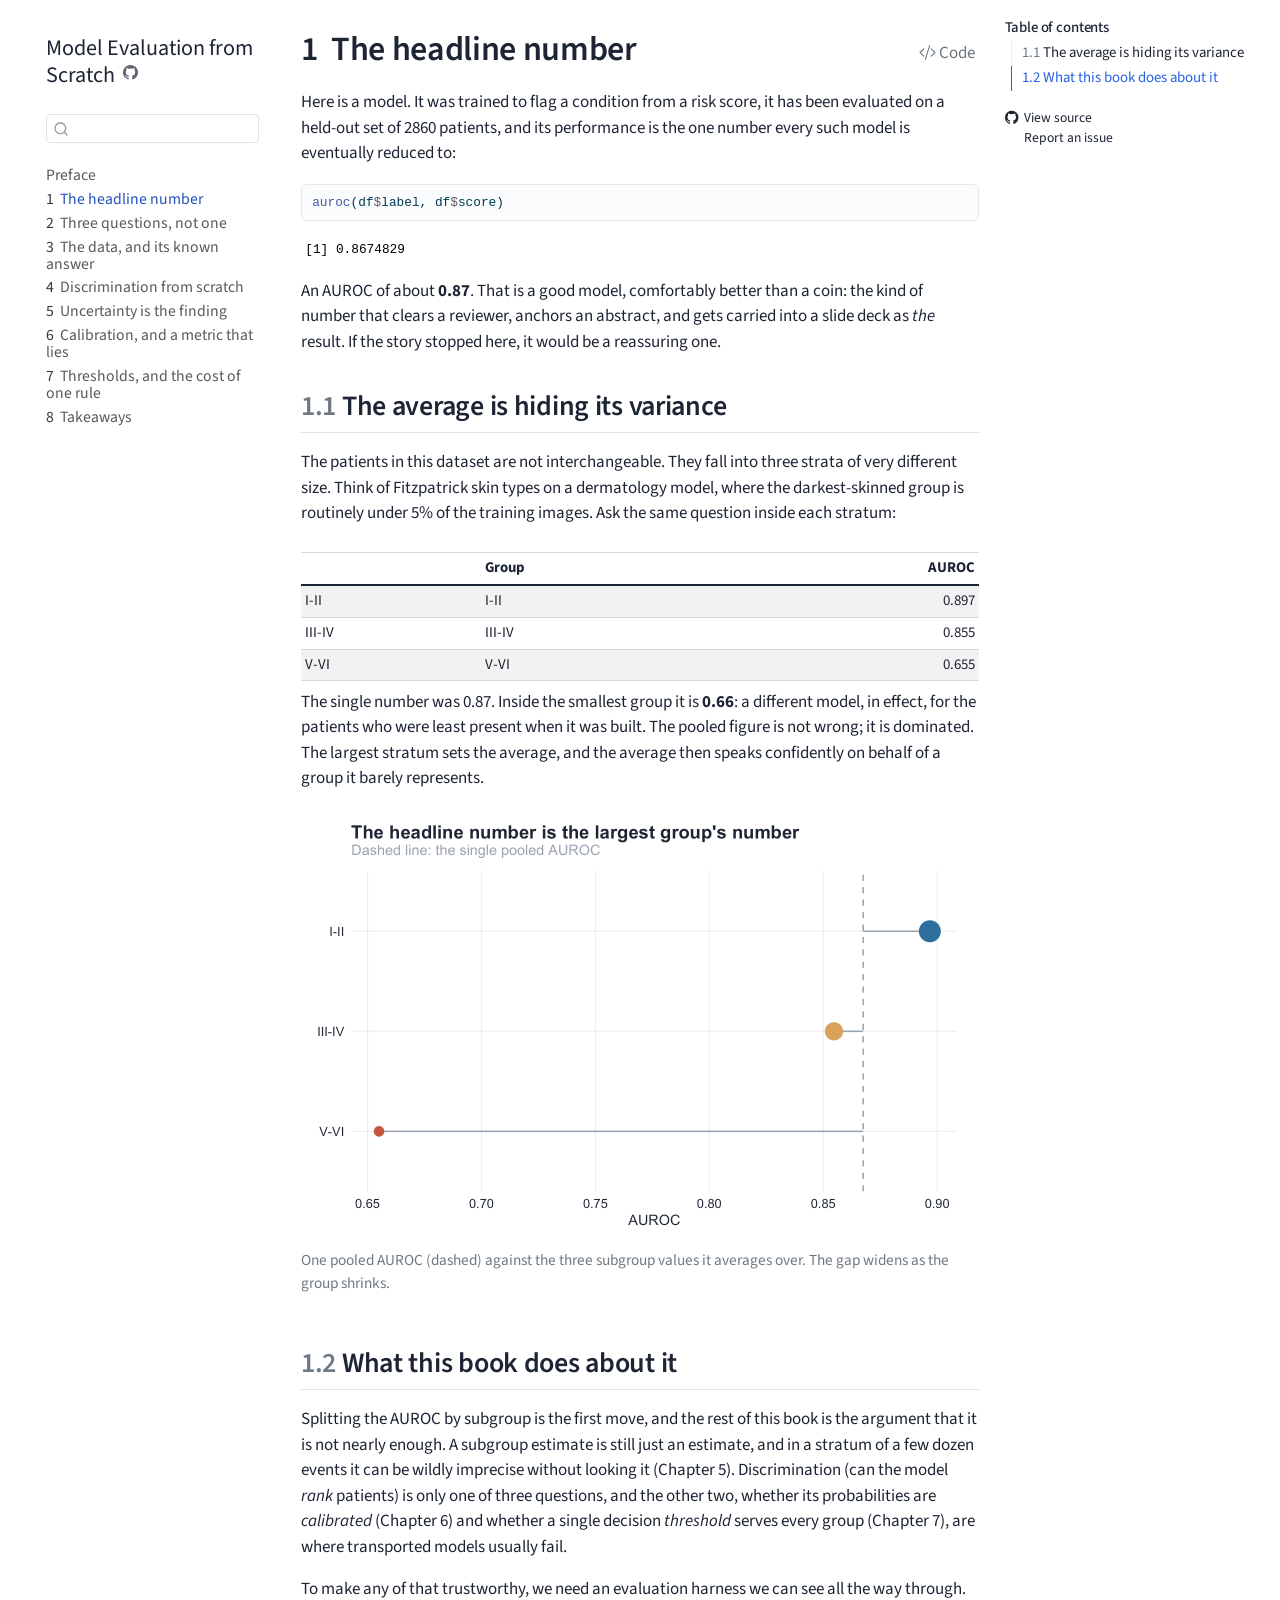
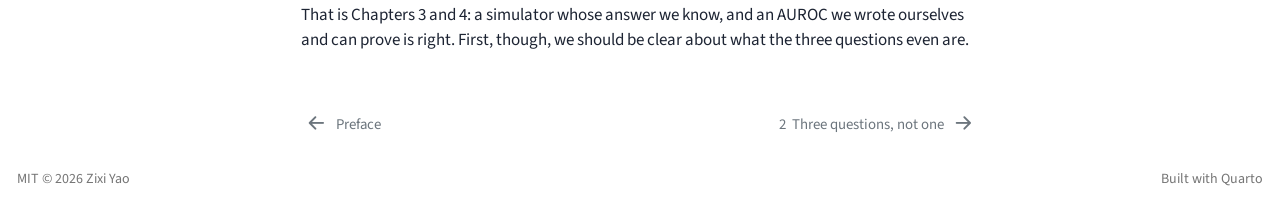
<file: docs/chapters/01-headline-number.html>
<!DOCTYPE html>
<html xmlns="http://www.w3.org/1999/xhtml" lang="en" xml:lang="en"><head>

<meta charset="utf-8">
<meta name="generator" content="quarto-1.8.27">

<meta name="viewport" content="width=device-width, initial-scale=1.0, user-scalable=yes">


<title>1&nbsp; The headline number – Model Evaluation from Scratch</title>
<style>
code{white-space: pre-wrap;}
span.smallcaps{font-variant: small-caps;}
div.columns{display: flex; gap: min(4vw, 1.5em);}
div.column{flex: auto; overflow-x: auto;}
div.hanging-indent{margin-left: 1.5em; text-indent: -1.5em;}
ul.task-list{list-style: none;}
ul.task-list li input[type="checkbox"] {
  width: 0.8em;
  margin: 0 0.8em 0.2em -1em; /* quarto-specific, see https://github.com/quarto-dev/quarto-cli/issues/4556 */ 
  vertical-align: middle;
}
/* CSS for syntax highlighting */
html { -webkit-text-size-adjust: 100%; }
pre > code.sourceCode { white-space: pre; position: relative; }
pre > code.sourceCode > span { display: inline-block; line-height: 1.25; }
pre > code.sourceCode > span:empty { height: 1.2em; }
.sourceCode { overflow: visible; }
code.sourceCode > span { color: inherit; text-decoration: inherit; }
div.sourceCode { margin: 1em 0; }
pre.sourceCode { margin: 0; }
@media screen {
div.sourceCode { overflow: auto; }
}
@media print {
pre > code.sourceCode { white-space: pre-wrap; }
pre > code.sourceCode > span { text-indent: -5em; padding-left: 5em; }
}
pre.numberSource code
  { counter-reset: source-line 0; }
pre.numberSource code > span
  { position: relative; left: -4em; counter-increment: source-line; }
pre.numberSource code > span > a:first-child::before
  { content: counter(source-line);
    position: relative; left: -1em; text-align: right; vertical-align: baseline;
    border: none; display: inline-block;
    -webkit-touch-callout: none; -webkit-user-select: none;
    -khtml-user-select: none; -moz-user-select: none;
    -ms-user-select: none; user-select: none;
    padding: 0 4px; width: 4em;
  }
pre.numberSource { margin-left: 3em;  padding-left: 4px; }
div.sourceCode
  {   }
@media screen {
pre > code.sourceCode > span > a:first-child::before { text-decoration: underline; }
}
</style>


<script src="../site_libs/quarto-nav/quarto-nav.js"></script>
<script src="../site_libs/quarto-nav/headroom.min.js"></script>
<script src="../site_libs/clipboard/clipboard.min.js"></script>
<script src="../site_libs/quarto-search/autocomplete.umd.js"></script>
<script src="../site_libs/quarto-search/fuse.min.js"></script>
<script src="../site_libs/quarto-search/quarto-search.js"></script>
<meta name="quarto:offset" content="../">
<link href="../chapters/02-three-questions.html" rel="next">
<link href="../index.html" rel="prev">
<script src="../site_libs/quarto-html/quarto.js" type="module"></script>
<script src="../site_libs/quarto-html/tabsets/tabsets.js" type="module"></script>
<script src="../site_libs/quarto-html/axe/axe-check.js" type="module"></script>
<script src="../site_libs/quarto-html/popper.min.js"></script>
<script src="../site_libs/quarto-html/tippy.umd.min.js"></script>
<script src="../site_libs/quarto-html/anchor.min.js"></script>
<link href="../site_libs/quarto-html/tippy.css" rel="stylesheet">
<link href="../site_libs/quarto-html/quarto-syntax-highlighting-ed96de9b727972fe78a7b5d16c58bf87.css" rel="stylesheet" id="quarto-text-highlighting-styles">
<script src="../site_libs/bootstrap/bootstrap.min.js"></script>
<link href="../site_libs/bootstrap/bootstrap-icons.css" rel="stylesheet">
<link href="../site_libs/bootstrap/bootstrap-27c261d06b905028a18691de25d09dde.min.css" rel="stylesheet" append-hash="true" id="quarto-bootstrap" data-mode="light">
<script id="quarto-search-options" type="application/json">{
  "location": "sidebar",
  "copy-button": false,
  "collapse-after": 3,
  "panel-placement": "start",
  "type": "textbox",
  "limit": 50,
  "keyboard-shortcut": [
    "f",
    "/",
    "s"
  ],
  "show-item-context": false,
  "language": {
    "search-no-results-text": "No results",
    "search-matching-documents-text": "matching documents",
    "search-copy-link-title": "Copy link to search",
    "search-hide-matches-text": "Hide additional matches",
    "search-more-match-text": "more match in this document",
    "search-more-matches-text": "more matches in this document",
    "search-clear-button-title": "Clear",
    "search-text-placeholder": "",
    "search-detached-cancel-button-title": "Cancel",
    "search-submit-button-title": "Submit",
    "search-label": "Search"
  }
}</script>


<link rel="stylesheet" href="../styles.css">
</head>

<body class="nav-sidebar floating quarto-light">

<div id="quarto-search-results"></div>
  <header id="quarto-header" class="headroom fixed-top">
  <nav class="quarto-secondary-nav">
    <div class="container-fluid d-flex">
      <button type="button" class="quarto-btn-toggle btn" data-bs-toggle="collapse" role="button" data-bs-target=".quarto-sidebar-collapse-item" aria-controls="quarto-sidebar" aria-expanded="false" aria-label="Toggle sidebar navigation" onclick="if (window.quartoToggleHeadroom) { window.quartoToggleHeadroom(); }">
        <i class="bi bi-layout-text-sidebar-reverse"></i>
      </button>
        <nav class="quarto-page-breadcrumbs" aria-label="breadcrumb"><ol class="breadcrumb"><li class="breadcrumb-item"><a href="../chapters/01-headline-number.html"><span class="chapter-number">1</span>&nbsp; <span class="chapter-title">The headline number</span></a></li></ol></nav>
        <a class="flex-grow-1" role="navigation" data-bs-toggle="collapse" data-bs-target=".quarto-sidebar-collapse-item" aria-controls="quarto-sidebar" aria-expanded="false" aria-label="Toggle sidebar navigation" onclick="if (window.quartoToggleHeadroom) { window.quartoToggleHeadroom(); }">      
        </a>
      <button type="button" class="btn quarto-search-button" aria-label="Search" onclick="window.quartoOpenSearch();">
        <i class="bi bi-search"></i>
      </button>
    </div>
  </nav>
</header>
<!-- content -->
<div id="quarto-content" class="quarto-container page-columns page-rows-contents page-layout-article">
<!-- sidebar -->
  <nav id="quarto-sidebar" class="sidebar collapse collapse-horizontal quarto-sidebar-collapse-item sidebar-navigation floating overflow-auto">
    <div class="pt-lg-2 mt-2 text-left sidebar-header">
    <div class="sidebar-title mb-0 py-0">
      <a href="../">Model Evaluation from Scratch</a> 
        <div class="sidebar-tools-main">
    <a href="https://github.com/Lexiyao/model-evaluation-from-scratch" title="Source Code" class="quarto-navigation-tool px-1" aria-label="Source Code"><i class="bi bi-github"></i></a>
</div>
    </div>
      </div>
        <div class="mt-2 flex-shrink-0 align-items-center">
        <div class="sidebar-search">
        <div id="quarto-search" class="" title="Search"></div>
        </div>
        </div>
    <div class="sidebar-menu-container"> 
    <ul class="list-unstyled mt-1">
        <li class="sidebar-item">
  <div class="sidebar-item-container"> 
  <a href="../index.html" class="sidebar-item-text sidebar-link">
 <span class="menu-text">Preface</span></a>
  </div>
</li>
        <li class="sidebar-item">
  <div class="sidebar-item-container"> 
  <a href="../chapters/01-headline-number.html" class="sidebar-item-text sidebar-link active">
 <span class="menu-text"><span class="chapter-number">1</span>&nbsp; <span class="chapter-title">The headline number</span></span></a>
  </div>
</li>
        <li class="sidebar-item">
  <div class="sidebar-item-container"> 
  <a href="../chapters/02-three-questions.html" class="sidebar-item-text sidebar-link">
 <span class="menu-text"><span class="chapter-number">2</span>&nbsp; <span class="chapter-title">Three questions, not one</span></span></a>
  </div>
</li>
        <li class="sidebar-item">
  <div class="sidebar-item-container"> 
  <a href="../chapters/03-the-data.html" class="sidebar-item-text sidebar-link">
 <span class="menu-text"><span class="chapter-number">3</span>&nbsp; <span class="chapter-title">The data, and its known answer</span></span></a>
  </div>
</li>
        <li class="sidebar-item">
  <div class="sidebar-item-container"> 
  <a href="../chapters/04-discrimination.html" class="sidebar-item-text sidebar-link">
 <span class="menu-text"><span class="chapter-number">4</span>&nbsp; <span class="chapter-title">Discrimination from scratch</span></span></a>
  </div>
</li>
        <li class="sidebar-item">
  <div class="sidebar-item-container"> 
  <a href="../chapters/05-uncertainty.html" class="sidebar-item-text sidebar-link">
 <span class="menu-text"><span class="chapter-number">5</span>&nbsp; <span class="chapter-title">Uncertainty is the finding</span></span></a>
  </div>
</li>
        <li class="sidebar-item">
  <div class="sidebar-item-container"> 
  <a href="../chapters/06-calibration.html" class="sidebar-item-text sidebar-link">
 <span class="menu-text"><span class="chapter-number">6</span>&nbsp; <span class="chapter-title">Calibration, and a metric that lies</span></span></a>
  </div>
</li>
        <li class="sidebar-item">
  <div class="sidebar-item-container"> 
  <a href="../chapters/07-thresholds.html" class="sidebar-item-text sidebar-link">
 <span class="menu-text"><span class="chapter-number">7</span>&nbsp; <span class="chapter-title">Thresholds, and the cost of one rule</span></span></a>
  </div>
</li>
        <li class="sidebar-item">
  <div class="sidebar-item-container"> 
  <a href="../chapters/08-takeaways.html" class="sidebar-item-text sidebar-link">
 <span class="menu-text"><span class="chapter-number">8</span>&nbsp; <span class="chapter-title">Takeaways</span></span></a>
  </div>
</li>
    </ul>
    </div>
</nav>
<div id="quarto-sidebar-glass" class="quarto-sidebar-collapse-item" data-bs-toggle="collapse" data-bs-target=".quarto-sidebar-collapse-item"></div>
<!-- margin-sidebar -->
    <div id="quarto-margin-sidebar" class="sidebar margin-sidebar">
        <nav id="TOC" role="doc-toc" class="toc-active">
    <h2 id="toc-title">Table of contents</h2>
   
  <ul>
  <li><a href="#the-average-is-hiding-its-variance" id="toc-the-average-is-hiding-its-variance" class="nav-link active" data-scroll-target="#the-average-is-hiding-its-variance"><span class="header-section-number">1.1</span> The average is hiding its variance</a></li>
  <li><a href="#what-this-book-does-about-it" id="toc-what-this-book-does-about-it" class="nav-link" data-scroll-target="#what-this-book-does-about-it"><span class="header-section-number">1.2</span> What this book does about it</a></li>
  </ul>
<div class="toc-actions"><ul><li><a href="https://github.com/Lexiyao/model-evaluation-from-scratch/blob/main/chapters/01-headline-number.qmd" class="toc-action"><i class="bi bi-github"></i>View source</a></li><li><a href="https://github.com/Lexiyao/model-evaluation-from-scratch/issues/new" class="toc-action"><i class="bi empty"></i>Report an issue</a></li></ul></div></nav>
    </div>
<!-- main -->
<main class="content" id="quarto-document-content">

<header id="title-block-header" class="quarto-title-block default">
<div class="quarto-title">
<div class="quarto-title-block"><div><h1 class="title"><span class="chapter-number">1</span>&nbsp; <span class="chapter-title">The headline number</span></h1><button type="button" class="btn code-tools-button" id="quarto-code-tools-source"><i class="bi"></i> Code</button></div></div>
</div>



<div class="quarto-title-meta">

    
  
    
  </div>
  


</header>


<p>Here is a model. It was trained to flag a condition from a risk score, it has been evaluated on a held-out set of 2860 patients, and its performance is the one number every such model is eventually reduced to:</p>
<div class="cell">
<div class="code-copy-outer-scaffold"><div class="sourceCode cell-code" id="cb1"><pre class="sourceCode r code-with-copy"><code class="sourceCode r"><span id="cb1-1"><a href="#cb1-1" aria-hidden="true" tabindex="-1"></a><span class="fu">auroc</span>(df<span class="sc">$</span>label, df<span class="sc">$</span>score)</span></code></pre></div><button title="Copy to Clipboard" class="code-copy-button"><i class="bi"></i></button></div>
<div class="cell-output cell-output-stdout">
<pre><code>[1] 0.8674829</code></pre>
</div>
</div>
<p>An AUROC of about <strong>0.87</strong>. That is a good model, comfortably better than a coin: the kind of number that clears a reviewer, anchors an abstract, and gets carried into a slide deck as <em>the</em> result. If the story stopped here, it would be a reassuring one.</p>
<section id="the-average-is-hiding-its-variance" class="level2" data-number="1.1">
<h2 data-number="1.1" class="anchored" data-anchor-id="the-average-is-hiding-its-variance"><span class="header-section-number">1.1</span> The average is hiding its variance</h2>
<p>The patients in this dataset are not interchangeable. They fall into three strata of very different size. Think of Fitzpatrick skin types on a dermatology model, where the darkest-skinned group is routinely under 5% of the training images. Ask the same question inside each stratum:</p>
<div class="cell">
<div class="cell-output-display">
<table class="caption-top table table-sm table-striped small">
<thead>
<tr class="header">
<th style="text-align: left;"></th>
<th style="text-align: left;">Group</th>
<th style="text-align: right;">AUROC</th>
</tr>
</thead>
<tbody>
<tr class="odd">
<td style="text-align: left;">I-II</td>
<td style="text-align: left;">I-II</td>
<td style="text-align: right;">0.897</td>
</tr>
<tr class="even">
<td style="text-align: left;">III-IV</td>
<td style="text-align: left;">III-IV</td>
<td style="text-align: right;">0.855</td>
</tr>
<tr class="odd">
<td style="text-align: left;">V-VI</td>
<td style="text-align: left;">V-VI</td>
<td style="text-align: right;">0.655</td>
</tr>
</tbody>
</table>
</div>
</div>
<p>The single number was 0.87. Inside the smallest group it is <strong>0.66</strong>: a different model, in effect, for the patients who were least present when it was built. The pooled figure is not wrong; it is dominated. The largest stratum sets the average, and the average then speaks confidently on behalf of a group it barely represents.</p>
<div class="cell">
<div class="cell-output-display">
<div class="quarto-figure quarto-figure-center">
<figure class="figure">
<p><img src="01-headline-number_files/figure-html/unnamed-chunk-4-1.png" class="img-fluid figure-img" width="672"></p>
<figcaption>One pooled AUROC (dashed) against the three subgroup values it averages over. The gap widens as the group shrinks.</figcaption>
</figure>
</div>
</div>
</div>
</section>
<section id="what-this-book-does-about-it" class="level2" data-number="1.2">
<h2 data-number="1.2" class="anchored" data-anchor-id="what-this-book-does-about-it"><span class="header-section-number">1.2</span> What this book does about it</h2>
<p>Splitting the AUROC by subgroup is the first move, and the rest of this book is the argument that it is not nearly enough. A subgroup estimate is still just an estimate, and in a stratum of a few dozen events it can be wildly imprecise without looking it (Chapter 5). Discrimination (can the model <em>rank</em> patients) is only one of three questions, and the other two, whether its probabilities are <em>calibrated</em> (Chapter 6) and whether a single decision <em>threshold</em> serves every group (Chapter 7), are where transported models usually fail.</p>
<p>To make any of that trustworthy, we need an evaluation harness we can see all the way through. That is Chapters 3 and 4: a simulator whose answer we know, and an AUROC we wrote ourselves and can prove is right. First, though, we should be clear about what the three questions even are.</p>


<!-- -->

</section>

</main> <!-- /main -->
<script id="quarto-html-after-body" type="application/javascript">
  window.document.addEventListener("DOMContentLoaded", function (event) {
    const icon = "";
    const anchorJS = new window.AnchorJS();
    anchorJS.options = {
      placement: 'right',
      icon: icon
    };
    anchorJS.add('.anchored');
    const isCodeAnnotation = (el) => {
      for (const clz of el.classList) {
        if (clz.startsWith('code-annotation-')) {                     
          return true;
        }
      }
      return false;
    }
    const onCopySuccess = function(e) {
      // button target
      const button = e.trigger;
      // don't keep focus
      button.blur();
      // flash "checked"
      button.classList.add('code-copy-button-checked');
      var currentTitle = button.getAttribute("title");
      button.setAttribute("title", "Copied!");
      let tooltip;
      if (window.bootstrap) {
        button.setAttribute("data-bs-toggle", "tooltip");
        button.setAttribute("data-bs-placement", "left");
        button.setAttribute("data-bs-title", "Copied!");
        tooltip = new bootstrap.Tooltip(button, 
          { trigger: "manual", 
            customClass: "code-copy-button-tooltip",
            offset: [0, -8]});
        tooltip.show();    
      }
      setTimeout(function() {
        if (tooltip) {
          tooltip.hide();
          button.removeAttribute("data-bs-title");
          button.removeAttribute("data-bs-toggle");
          button.removeAttribute("data-bs-placement");
        }
        button.setAttribute("title", currentTitle);
        button.classList.remove('code-copy-button-checked');
      }, 1000);
      // clear code selection
      e.clearSelection();
    }
    const getTextToCopy = function(trigger) {
      const outerScaffold = trigger.parentElement.cloneNode(true);
      const codeEl = outerScaffold.querySelector('code');
      for (const childEl of codeEl.children) {
        if (isCodeAnnotation(childEl)) {
          childEl.remove();
        }
      }
      return codeEl.innerText;
    }
    const clipboard = new window.ClipboardJS('.code-copy-button:not([data-in-quarto-modal])', {
      text: getTextToCopy
    });
    clipboard.on('success', onCopySuccess);
    if (window.document.getElementById('quarto-embedded-source-code-modal')) {
      const clipboardModal = new window.ClipboardJS('.code-copy-button[data-in-quarto-modal]', {
        text: getTextToCopy,
        container: window.document.getElementById('quarto-embedded-source-code-modal')
      });
      clipboardModal.on('success', onCopySuccess);
    }
    const viewSource = window.document.getElementById('quarto-view-source') ||
                       window.document.getElementById('quarto-code-tools-source');
    if (viewSource) {
      const sourceUrl = viewSource.getAttribute("data-quarto-source-url");
      viewSource.addEventListener("click", function(e) {
        if (sourceUrl) {
          // rstudio viewer pane
          if (/\bcapabilities=\b/.test(window.location)) {
            window.open(sourceUrl);
          } else {
            window.location.href = sourceUrl;
          }
        } else {
          const modal = new bootstrap.Modal(document.getElementById('quarto-embedded-source-code-modal'));
          modal.show();
        }
        return false;
      });
    }
    function toggleCodeHandler(show) {
      return function(e) {
        const detailsSrc = window.document.querySelectorAll(".cell > details > .sourceCode");
        for (let i=0; i<detailsSrc.length; i++) {
          const details = detailsSrc[i].parentElement;
          if (show) {
            details.open = true;
          } else {
            details.removeAttribute("open");
          }
        }
        const cellCodeDivs = window.document.querySelectorAll(".cell > .sourceCode");
        const fromCls = show ? "hidden" : "unhidden";
        const toCls = show ? "unhidden" : "hidden";
        for (let i=0; i<cellCodeDivs.length; i++) {
          const codeDiv = cellCodeDivs[i];
          if (codeDiv.classList.contains(fromCls)) {
            codeDiv.classList.remove(fromCls);
            codeDiv.classList.add(toCls);
          } 
        }
        return false;
      }
    }
    const hideAllCode = window.document.getElementById("quarto-hide-all-code");
    if (hideAllCode) {
      hideAllCode.addEventListener("click", toggleCodeHandler(false));
    }
    const showAllCode = window.document.getElementById("quarto-show-all-code");
    if (showAllCode) {
      showAllCode.addEventListener("click", toggleCodeHandler(true));
    }
      var localhostRegex = new RegExp(/^(?:http|https):\/\/localhost\:?[0-9]*\//);
      var mailtoRegex = new RegExp(/^mailto:/);
        var filterRegex = new RegExp('/' + window.location.host + '/');
      var isInternal = (href) => {
          return filterRegex.test(href) || localhostRegex.test(href) || mailtoRegex.test(href);
      }
      // Inspect non-navigation links and adorn them if external
     var links = window.document.querySelectorAll('a[href]:not(.nav-link):not(.navbar-brand):not(.toc-action):not(.sidebar-link):not(.sidebar-item-toggle):not(.pagination-link):not(.no-external):not([aria-hidden]):not(.dropdown-item):not(.quarto-navigation-tool):not(.about-link)');
      for (var i=0; i<links.length; i++) {
        const link = links[i];
        if (!isInternal(link.href)) {
          // undo the damage that might have been done by quarto-nav.js in the case of
          // links that we want to consider external
          if (link.dataset.originalHref !== undefined) {
            link.href = link.dataset.originalHref;
          }
        }
      }
    function tippyHover(el, contentFn, onTriggerFn, onUntriggerFn) {
      const config = {
        allowHTML: true,
        maxWidth: 500,
        delay: 100,
        arrow: false,
        appendTo: function(el) {
            return el.parentElement;
        },
        interactive: true,
        interactiveBorder: 10,
        theme: 'quarto',
        placement: 'bottom-start',
      };
      if (contentFn) {
        config.content = contentFn;
      }
      if (onTriggerFn) {
        config.onTrigger = onTriggerFn;
      }
      if (onUntriggerFn) {
        config.onUntrigger = onUntriggerFn;
      }
      window.tippy(el, config); 
    }
    const noterefs = window.document.querySelectorAll('a[role="doc-noteref"]');
    for (var i=0; i<noterefs.length; i++) {
      const ref = noterefs[i];
      tippyHover(ref, function() {
        // use id or data attribute instead here
        let href = ref.getAttribute('data-footnote-href') || ref.getAttribute('href');
        try { href = new URL(href).hash; } catch {}
        const id = href.replace(/^#\/?/, "");
        const note = window.document.getElementById(id);
        if (note) {
          return note.innerHTML;
        } else {
          return "";
        }
      });
    }
    const xrefs = window.document.querySelectorAll('a.quarto-xref');
    const processXRef = (id, note) => {
      // Strip column container classes
      const stripColumnClz = (el) => {
        el.classList.remove("page-full", "page-columns");
        if (el.children) {
          for (const child of el.children) {
            stripColumnClz(child);
          }
        }
      }
      stripColumnClz(note)
      if (id === null || id.startsWith('sec-')) {
        // Special case sections, only their first couple elements
        const container = document.createElement("div");
        if (note.children && note.children.length > 2) {
          container.appendChild(note.children[0].cloneNode(true));
          for (let i = 1; i < note.children.length; i++) {
            const child = note.children[i];
            if (child.tagName === "P" && child.innerText === "") {
              continue;
            } else {
              container.appendChild(child.cloneNode(true));
              break;
            }
          }
          if (window.Quarto?.typesetMath) {
            window.Quarto.typesetMath(container);
          }
          return container.innerHTML
        } else {
          if (window.Quarto?.typesetMath) {
            window.Quarto.typesetMath(note);
          }
          return note.innerHTML;
        }
      } else {
        // Remove any anchor links if they are present
        const anchorLink = note.querySelector('a.anchorjs-link');
        if (anchorLink) {
          anchorLink.remove();
        }
        if (window.Quarto?.typesetMath) {
          window.Quarto.typesetMath(note);
        }
        if (note.classList.contains("callout")) {
          return note.outerHTML;
        } else {
          return note.innerHTML;
        }
      }
    }
    for (var i=0; i<xrefs.length; i++) {
      const xref = xrefs[i];
      tippyHover(xref, undefined, function(instance) {
        instance.disable();
        let url = xref.getAttribute('href');
        let hash = undefined; 
        if (url.startsWith('#')) {
          hash = url;
        } else {
          try { hash = new URL(url).hash; } catch {}
        }
        if (hash) {
          const id = hash.replace(/^#\/?/, "");
          const note = window.document.getElementById(id);
          if (note !== null) {
            try {
              const html = processXRef(id, note.cloneNode(true));
              instance.setContent(html);
            } finally {
              instance.enable();
              instance.show();
            }
          } else {
            // See if we can fetch this
            fetch(url.split('#')[0])
            .then(res => res.text())
            .then(html => {
              const parser = new DOMParser();
              const htmlDoc = parser.parseFromString(html, "text/html");
              const note = htmlDoc.getElementById(id);
              if (note !== null) {
                const html = processXRef(id, note);
                instance.setContent(html);
              } 
            }).finally(() => {
              instance.enable();
              instance.show();
            });
          }
        } else {
          // See if we can fetch a full url (with no hash to target)
          // This is a special case and we should probably do some content thinning / targeting
          fetch(url)
          .then(res => res.text())
          .then(html => {
            const parser = new DOMParser();
            const htmlDoc = parser.parseFromString(html, "text/html");
            const note = htmlDoc.querySelector('main.content');
            if (note !== null) {
              // This should only happen for chapter cross references
              // (since there is no id in the URL)
              // remove the first header
              if (note.children.length > 0 && note.children[0].tagName === "HEADER") {
                note.children[0].remove();
              }
              const html = processXRef(null, note);
              instance.setContent(html);
            } 
          }).finally(() => {
            instance.enable();
            instance.show();
          });
        }
      }, function(instance) {
      });
    }
        let selectedAnnoteEl;
        const selectorForAnnotation = ( cell, annotation) => {
          let cellAttr = 'data-code-cell="' + cell + '"';
          let lineAttr = 'data-code-annotation="' +  annotation + '"';
          const selector = 'span[' + cellAttr + '][' + lineAttr + ']';
          return selector;
        }
        const selectCodeLines = (annoteEl) => {
          const doc = window.document;
          const targetCell = annoteEl.getAttribute("data-target-cell");
          const targetAnnotation = annoteEl.getAttribute("data-target-annotation");
          const annoteSpan = window.document.querySelector(selectorForAnnotation(targetCell, targetAnnotation));
          const lines = annoteSpan.getAttribute("data-code-lines").split(",");
          const lineIds = lines.map((line) => {
            return targetCell + "-" + line;
          })
          let top = null;
          let height = null;
          let parent = null;
          if (lineIds.length > 0) {
              //compute the position of the single el (top and bottom and make a div)
              const el = window.document.getElementById(lineIds[0]);
              top = el.offsetTop;
              height = el.offsetHeight;
              parent = el.parentElement.parentElement;
            if (lineIds.length > 1) {
              const lastEl = window.document.getElementById(lineIds[lineIds.length - 1]);
              const bottom = lastEl.offsetTop + lastEl.offsetHeight;
              height = bottom - top;
            }
            if (top !== null && height !== null && parent !== null) {
              // cook up a div (if necessary) and position it 
              let div = window.document.getElementById("code-annotation-line-highlight");
              if (div === null) {
                div = window.document.createElement("div");
                div.setAttribute("id", "code-annotation-line-highlight");
                div.style.position = 'absolute';
                parent.appendChild(div);
              }
              div.style.top = top - 2 + "px";
              div.style.height = height + 4 + "px";
              div.style.left = 0;
              let gutterDiv = window.document.getElementById("code-annotation-line-highlight-gutter");
              if (gutterDiv === null) {
                gutterDiv = window.document.createElement("div");
                gutterDiv.setAttribute("id", "code-annotation-line-highlight-gutter");
                gutterDiv.style.position = 'absolute';
                const codeCell = window.document.getElementById(targetCell);
                const gutter = codeCell.querySelector('.code-annotation-gutter');
                gutter.appendChild(gutterDiv);
              }
              gutterDiv.style.top = top - 2 + "px";
              gutterDiv.style.height = height + 4 + "px";
            }
            selectedAnnoteEl = annoteEl;
          }
        };
        const unselectCodeLines = () => {
          const elementsIds = ["code-annotation-line-highlight", "code-annotation-line-highlight-gutter"];
          elementsIds.forEach((elId) => {
            const div = window.document.getElementById(elId);
            if (div) {
              div.remove();
            }
          });
          selectedAnnoteEl = undefined;
        };
          // Handle positioning of the toggle
      window.addEventListener(
        "resize",
        throttle(() => {
          elRect = undefined;
          if (selectedAnnoteEl) {
            selectCodeLines(selectedAnnoteEl);
          }
        }, 10)
      );
      function throttle(fn, ms) {
      let throttle = false;
      let timer;
        return (...args) => {
          if(!throttle) { // first call gets through
              fn.apply(this, args);
              throttle = true;
          } else { // all the others get throttled
              if(timer) clearTimeout(timer); // cancel #2
              timer = setTimeout(() => {
                fn.apply(this, args);
                timer = throttle = false;
              }, ms);
          }
        };
      }
        // Attach click handler to the DT
        const annoteDls = window.document.querySelectorAll('dt[data-target-cell]');
        for (const annoteDlNode of annoteDls) {
          annoteDlNode.addEventListener('click', (event) => {
            const clickedEl = event.target;
            if (clickedEl !== selectedAnnoteEl) {
              unselectCodeLines();
              const activeEl = window.document.querySelector('dt[data-target-cell].code-annotation-active');
              if (activeEl) {
                activeEl.classList.remove('code-annotation-active');
              }
              selectCodeLines(clickedEl);
              clickedEl.classList.add('code-annotation-active');
            } else {
              // Unselect the line
              unselectCodeLines();
              clickedEl.classList.remove('code-annotation-active');
            }
          });
        }
    const findCites = (el) => {
      const parentEl = el.parentElement;
      if (parentEl) {
        const cites = parentEl.dataset.cites;
        if (cites) {
          return {
            el,
            cites: cites.split(' ')
          };
        } else {
          return findCites(el.parentElement)
        }
      } else {
        return undefined;
      }
    };
    var bibliorefs = window.document.querySelectorAll('a[role="doc-biblioref"]');
    for (var i=0; i<bibliorefs.length; i++) {
      const ref = bibliorefs[i];
      const citeInfo = findCites(ref);
      if (citeInfo) {
        tippyHover(citeInfo.el, function() {
          var popup = window.document.createElement('div');
          citeInfo.cites.forEach(function(cite) {
            var citeDiv = window.document.createElement('div');
            citeDiv.classList.add('hanging-indent');
            citeDiv.classList.add('csl-entry');
            var biblioDiv = window.document.getElementById('ref-' + cite);
            if (biblioDiv) {
              citeDiv.innerHTML = biblioDiv.innerHTML;
            }
            popup.appendChild(citeDiv);
          });
          return popup.innerHTML;
        });
      }
    }
  });
  </script>
<nav class="page-navigation">
  <div class="nav-page nav-page-previous">
      <a href="../index.html" class="pagination-link" aria-label="Preface">
        <i class="bi bi-arrow-left-short"></i> <span class="nav-page-text">Preface</span>
      </a>          
  </div>
  <div class="nav-page nav-page-next">
      <a href="../chapters/02-three-questions.html" class="pagination-link" aria-label="Three questions, not one">
        <span class="nav-page-text"><span class="chapter-number">2</span>&nbsp; <span class="chapter-title">Three questions, not one</span></span> <i class="bi bi-arrow-right-short"></i>
      </a>
  </div>
</nav><div class="modal fade" id="quarto-embedded-source-code-modal" tabindex="-1" aria-labelledby="quarto-embedded-source-code-modal-label" aria-hidden="true"><div class="modal-dialog modal-dialog-scrollable"><div class="modal-content"><div class="modal-header"><h5 class="modal-title" id="quarto-embedded-source-code-modal-label">Source Code</h5><button class="btn-close" data-bs-dismiss="modal"></button></div><div class="modal-body"><div class="">
<div class="code-copy-outer-scaffold"><div class="sourceCode" id="cb3" data-shortcodes="false"><pre class="sourceCode markdown code-with-copy"><code class="sourceCode markdown"><span id="cb3-1"><a href="#cb3-1" aria-hidden="true" tabindex="-1"></a><span class="fu"># The headline number</span></span>
<span id="cb3-2"><a href="#cb3-2" aria-hidden="true" tabindex="-1"></a></span>
<span id="cb3-5"><a href="#cb3-5" aria-hidden="true" tabindex="-1"></a><span class="in">```{r}</span></span>
<span id="cb3-6"><a href="#cb3-6" aria-hidden="true" tabindex="-1"></a><span class="co">#| include: false</span></span>
<span id="cb3-7"><a href="#cb3-7" aria-hidden="true" tabindex="-1"></a><span class="fu">source</span>(<span class="st">"../R/simulate.R"</span>); <span class="fu">source</span>(<span class="st">"../R/metrics.R"</span>); <span class="fu">source</span>(<span class="st">"../R/theme_eval.R"</span>)</span>
<span id="cb3-8"><a href="#cb3-8" aria-hidden="true" tabindex="-1"></a>df <span class="ot">&lt;-</span> <span class="fu">simulate_predictions</span>()</span>
<span id="cb3-9"><a href="#cb3-9" aria-hidden="true" tabindex="-1"></a><span class="in">```</span></span>
<span id="cb3-10"><a href="#cb3-10" aria-hidden="true" tabindex="-1"></a></span>
<span id="cb3-11"><a href="#cb3-11" aria-hidden="true" tabindex="-1"></a>Here is a model. It was trained to flag a condition from a risk score, it has</span>
<span id="cb3-12"><a href="#cb3-12" aria-hidden="true" tabindex="-1"></a>been evaluated on a held-out set of <span class="in">`r nrow(df)`</span> patients, and its performance</span>
<span id="cb3-13"><a href="#cb3-13" aria-hidden="true" tabindex="-1"></a>is the one number every such model is eventually reduced to:</span>
<span id="cb3-14"><a href="#cb3-14" aria-hidden="true" tabindex="-1"></a></span>
<span id="cb3-17"><a href="#cb3-17" aria-hidden="true" tabindex="-1"></a><span class="in">```{r}</span></span>
<span id="cb3-18"><a href="#cb3-18" aria-hidden="true" tabindex="-1"></a><span class="fu">auroc</span>(df<span class="sc">$</span>label, df<span class="sc">$</span>score)</span>
<span id="cb3-19"><a href="#cb3-19" aria-hidden="true" tabindex="-1"></a><span class="in">```</span></span>
<span id="cb3-20"><a href="#cb3-20" aria-hidden="true" tabindex="-1"></a></span>
<span id="cb3-21"><a href="#cb3-21" aria-hidden="true" tabindex="-1"></a>An AUROC of about **0.87**. That is a good model, comfortably better than a</span>
<span id="cb3-22"><a href="#cb3-22" aria-hidden="true" tabindex="-1"></a>coin: the kind of number that clears a reviewer, anchors an abstract, and gets</span>
<span id="cb3-23"><a href="#cb3-23" aria-hidden="true" tabindex="-1"></a>carried into a slide deck as *the* result. If the story stopped here, it would</span>
<span id="cb3-24"><a href="#cb3-24" aria-hidden="true" tabindex="-1"></a>be a reassuring one.</span>
<span id="cb3-25"><a href="#cb3-25" aria-hidden="true" tabindex="-1"></a></span>
<span id="cb3-26"><a href="#cb3-26" aria-hidden="true" tabindex="-1"></a><span class="fu">## The average is hiding its variance</span></span>
<span id="cb3-27"><a href="#cb3-27" aria-hidden="true" tabindex="-1"></a></span>
<span id="cb3-28"><a href="#cb3-28" aria-hidden="true" tabindex="-1"></a>The patients in this dataset are not interchangeable. They fall into three</span>
<span id="cb3-29"><a href="#cb3-29" aria-hidden="true" tabindex="-1"></a>strata of very different size. Think of Fitzpatrick skin types on a</span>
<span id="cb3-30"><a href="#cb3-30" aria-hidden="true" tabindex="-1"></a>dermatology model, where the darkest-skinned group is routinely under 5% of the</span>
<span id="cb3-31"><a href="#cb3-31" aria-hidden="true" tabindex="-1"></a>training images. Ask the same question inside each stratum:</span>
<span id="cb3-32"><a href="#cb3-32" aria-hidden="true" tabindex="-1"></a></span>
<span id="cb3-35"><a href="#cb3-35" aria-hidden="true" tabindex="-1"></a><span class="in">```{r}</span></span>
<span id="cb3-36"><a href="#cb3-36" aria-hidden="true" tabindex="-1"></a><span class="co">#| echo: false</span></span>
<span id="cb3-37"><a href="#cb3-37" aria-hidden="true" tabindex="-1"></a>by_group <span class="ot">&lt;-</span> <span class="fu">sapply</span>(<span class="fu">sort</span>(<span class="fu">unique</span>(df<span class="sc">$</span>group)), <span class="cf">function</span>(g) {</span>
<span id="cb3-38"><a href="#cb3-38" aria-hidden="true" tabindex="-1"></a>  s <span class="ot">&lt;-</span> df[df<span class="sc">$</span>group <span class="sc">==</span> g, ]</span>
<span id="cb3-39"><a href="#cb3-39" aria-hidden="true" tabindex="-1"></a>  <span class="fu">auroc</span>(s<span class="sc">$</span>label, s<span class="sc">$</span>score)</span>
<span id="cb3-40"><a href="#cb3-40" aria-hidden="true" tabindex="-1"></a>})</span>
<span id="cb3-41"><a href="#cb3-41" aria-hidden="true" tabindex="-1"></a>knitr<span class="sc">::</span><span class="fu">kable</span>(</span>
<span id="cb3-42"><a href="#cb3-42" aria-hidden="true" tabindex="-1"></a>  <span class="fu">data.frame</span>(<span class="at">Group =</span> <span class="fu">names</span>(by_group), <span class="at">AUROC =</span> <span class="fu">round</span>(by_group, <span class="dv">3</span>)),</span>
<span id="cb3-43"><a href="#cb3-43" aria-hidden="true" tabindex="-1"></a>  <span class="at">align =</span> <span class="st">"lr"</span></span>
<span id="cb3-44"><a href="#cb3-44" aria-hidden="true" tabindex="-1"></a>)</span>
<span id="cb3-45"><a href="#cb3-45" aria-hidden="true" tabindex="-1"></a><span class="in">```</span></span>
<span id="cb3-46"><a href="#cb3-46" aria-hidden="true" tabindex="-1"></a></span>
<span id="cb3-47"><a href="#cb3-47" aria-hidden="true" tabindex="-1"></a>The single number was 0.87. Inside the smallest group it is **`r round(by_group["V-VI"], 2)`**: a different</span>
<span id="cb3-48"><a href="#cb3-48" aria-hidden="true" tabindex="-1"></a>model, in effect, for the patients who were least present when it was built.</span>
<span id="cb3-49"><a href="#cb3-49" aria-hidden="true" tabindex="-1"></a>The pooled figure is not wrong; it is dominated. The largest stratum sets the</span>
<span id="cb3-50"><a href="#cb3-50" aria-hidden="true" tabindex="-1"></a>average, and the average then speaks confidently on behalf of a group it barely</span>
<span id="cb3-51"><a href="#cb3-51" aria-hidden="true" tabindex="-1"></a>represents.</span>
<span id="cb3-52"><a href="#cb3-52" aria-hidden="true" tabindex="-1"></a></span>
<span id="cb3-55"><a href="#cb3-55" aria-hidden="true" tabindex="-1"></a><span class="in">```{r}</span></span>
<span id="cb3-56"><a href="#cb3-56" aria-hidden="true" tabindex="-1"></a><span class="co">#| echo: false</span></span>
<span id="cb3-57"><a href="#cb3-57" aria-hidden="true" tabindex="-1"></a><span class="co">#| fig-cap: "One pooled AUROC (dashed) against the three subgroup values it averages over. The gap widens as the group shrinks."</span></span>
<span id="cb3-58"><a href="#cb3-58" aria-hidden="true" tabindex="-1"></a>d <span class="ot">&lt;-</span> <span class="fu">data.frame</span>(<span class="at">group =</span> <span class="fu">names</span>(by_group), <span class="at">auroc =</span> by_group,</span>
<span id="cb3-59"><a href="#cb3-59" aria-hidden="true" tabindex="-1"></a>                <span class="at">n =</span> <span class="fu">as.integer</span>(<span class="fu">table</span>(df<span class="sc">$</span>group)[<span class="fu">names</span>(by_group)]))</span>
<span id="cb3-60"><a href="#cb3-60" aria-hidden="true" tabindex="-1"></a><span class="fu">ggplot</span>(d, <span class="fu">aes</span>(<span class="at">x =</span> auroc, <span class="at">y =</span> <span class="fu">reorder</span>(group, auroc))) <span class="sc">+</span></span>
<span id="cb3-61"><a href="#cb3-61" aria-hidden="true" tabindex="-1"></a>  <span class="fu">geom_vline</span>(<span class="at">xintercept =</span> <span class="fu">auroc</span>(df<span class="sc">$</span>label, df<span class="sc">$</span>score),</span>
<span id="cb3-62"><a href="#cb3-62" aria-hidden="true" tabindex="-1"></a>             <span class="at">linetype =</span> <span class="st">"dashed"</span>, <span class="at">colour =</span> EVAL_GREY) <span class="sc">+</span></span>
<span id="cb3-63"><a href="#cb3-63" aria-hidden="true" tabindex="-1"></a>  <span class="fu">geom_segment</span>(<span class="fu">aes</span>(<span class="at">x =</span> <span class="fu">auroc</span>(df<span class="sc">$</span>label, df<span class="sc">$</span>score), <span class="at">xend =</span> auroc,</span>
<span id="cb3-64"><a href="#cb3-64" aria-hidden="true" tabindex="-1"></a>                   <span class="at">yend =</span> <span class="fu">reorder</span>(group, auroc)), <span class="at">colour =</span> EVAL_GREY) <span class="sc">+</span></span>
<span id="cb3-65"><a href="#cb3-65" aria-hidden="true" tabindex="-1"></a>  <span class="fu">geom_point</span>(<span class="fu">aes</span>(<span class="at">colour =</span> group, <span class="at">size =</span> n)) <span class="sc">+</span></span>
<span id="cb3-66"><a href="#cb3-66" aria-hidden="true" tabindex="-1"></a>  <span class="fu">scale_colour_manual</span>(<span class="at">values =</span> group_cols, <span class="at">guide =</span> <span class="st">"none"</span>) <span class="sc">+</span></span>
<span id="cb3-67"><a href="#cb3-67" aria-hidden="true" tabindex="-1"></a>  <span class="fu">scale_size_continuous</span>(<span class="at">range =</span> <span class="fu">c</span>(<span class="dv">3</span>, <span class="dv">7</span>), <span class="at">guide =</span> <span class="st">"none"</span>) <span class="sc">+</span></span>
<span id="cb3-68"><a href="#cb3-68" aria-hidden="true" tabindex="-1"></a>  <span class="fu">labs</span>(<span class="at">title =</span> <span class="st">"The headline number is the largest group's number"</span>,</span>
<span id="cb3-69"><a href="#cb3-69" aria-hidden="true" tabindex="-1"></a>       <span class="at">subtitle =</span> <span class="st">"Dashed line: the single pooled AUROC"</span>,</span>
<span id="cb3-70"><a href="#cb3-70" aria-hidden="true" tabindex="-1"></a>       <span class="at">x =</span> <span class="st">"AUROC"</span>, <span class="at">y =</span> <span class="cn">NULL</span>) <span class="sc">+</span></span>
<span id="cb3-71"><a href="#cb3-71" aria-hidden="true" tabindex="-1"></a>  <span class="fu">theme_eval</span>()</span>
<span id="cb3-72"><a href="#cb3-72" aria-hidden="true" tabindex="-1"></a><span class="in">```</span></span>
<span id="cb3-73"><a href="#cb3-73" aria-hidden="true" tabindex="-1"></a></span>
<span id="cb3-74"><a href="#cb3-74" aria-hidden="true" tabindex="-1"></a><span class="fu">## What this book does about it</span></span>
<span id="cb3-75"><a href="#cb3-75" aria-hidden="true" tabindex="-1"></a></span>
<span id="cb3-76"><a href="#cb3-76" aria-hidden="true" tabindex="-1"></a>Splitting the AUROC by subgroup is the first move, and the rest of this book is</span>
<span id="cb3-77"><a href="#cb3-77" aria-hidden="true" tabindex="-1"></a>the argument that it is not nearly enough. A subgroup estimate is still just an</span>
<span id="cb3-78"><a href="#cb3-78" aria-hidden="true" tabindex="-1"></a>estimate, and in a stratum of a few dozen events it can be wildly imprecise</span>
<span id="cb3-79"><a href="#cb3-79" aria-hidden="true" tabindex="-1"></a>without looking it (Chapter 5). Discrimination (can the model *rank* patients)</span>
<span id="cb3-80"><a href="#cb3-80" aria-hidden="true" tabindex="-1"></a>is only one of three questions, and the other two, whether its probabilities</span>
<span id="cb3-81"><a href="#cb3-81" aria-hidden="true" tabindex="-1"></a>are *calibrated* (Chapter 6) and whether a single decision *threshold* serves</span>
<span id="cb3-82"><a href="#cb3-82" aria-hidden="true" tabindex="-1"></a>every group (Chapter 7), are where transported models usually fail.</span>
<span id="cb3-83"><a href="#cb3-83" aria-hidden="true" tabindex="-1"></a></span>
<span id="cb3-84"><a href="#cb3-84" aria-hidden="true" tabindex="-1"></a>To make any of that trustworthy, we need an evaluation harness we can see all</span>
<span id="cb3-85"><a href="#cb3-85" aria-hidden="true" tabindex="-1"></a>the way through. That is Chapters 3 and 4: a simulator whose answer we know, and</span>
<span id="cb3-86"><a href="#cb3-86" aria-hidden="true" tabindex="-1"></a>an AUROC we wrote ourselves and can prove is right. First, though, we should be</span>
<span id="cb3-87"><a href="#cb3-87" aria-hidden="true" tabindex="-1"></a>clear about what the three questions even are.</span>
</code></pre></div><button title="Copy to Clipboard" class="code-copy-button" data-in-quarto-modal=""><i class="bi"></i></button></div>
</div></div></div></div></div>
</div> <!-- /content -->
<footer class="footer">
  <div class="nav-footer">
    <div class="nav-footer-left">
<p>MIT © 2026 Zixi Yao</p>
</div>   
    <div class="nav-footer-center">
      &nbsp;
    <div class="toc-actions d-sm-block d-md-none"><ul><li><a href="https://github.com/Lexiyao/model-evaluation-from-scratch/blob/main/chapters/01-headline-number.qmd" class="toc-action"><i class="bi bi-github"></i>View source</a></li><li><a href="https://github.com/Lexiyao/model-evaluation-from-scratch/issues/new" class="toc-action"><i class="bi empty"></i>Report an issue</a></li></ul></div></div>
    <div class="nav-footer-right">
<p>Built with Quarto</p>
</div>
  </div>
</footer>




</body></html>
</file>
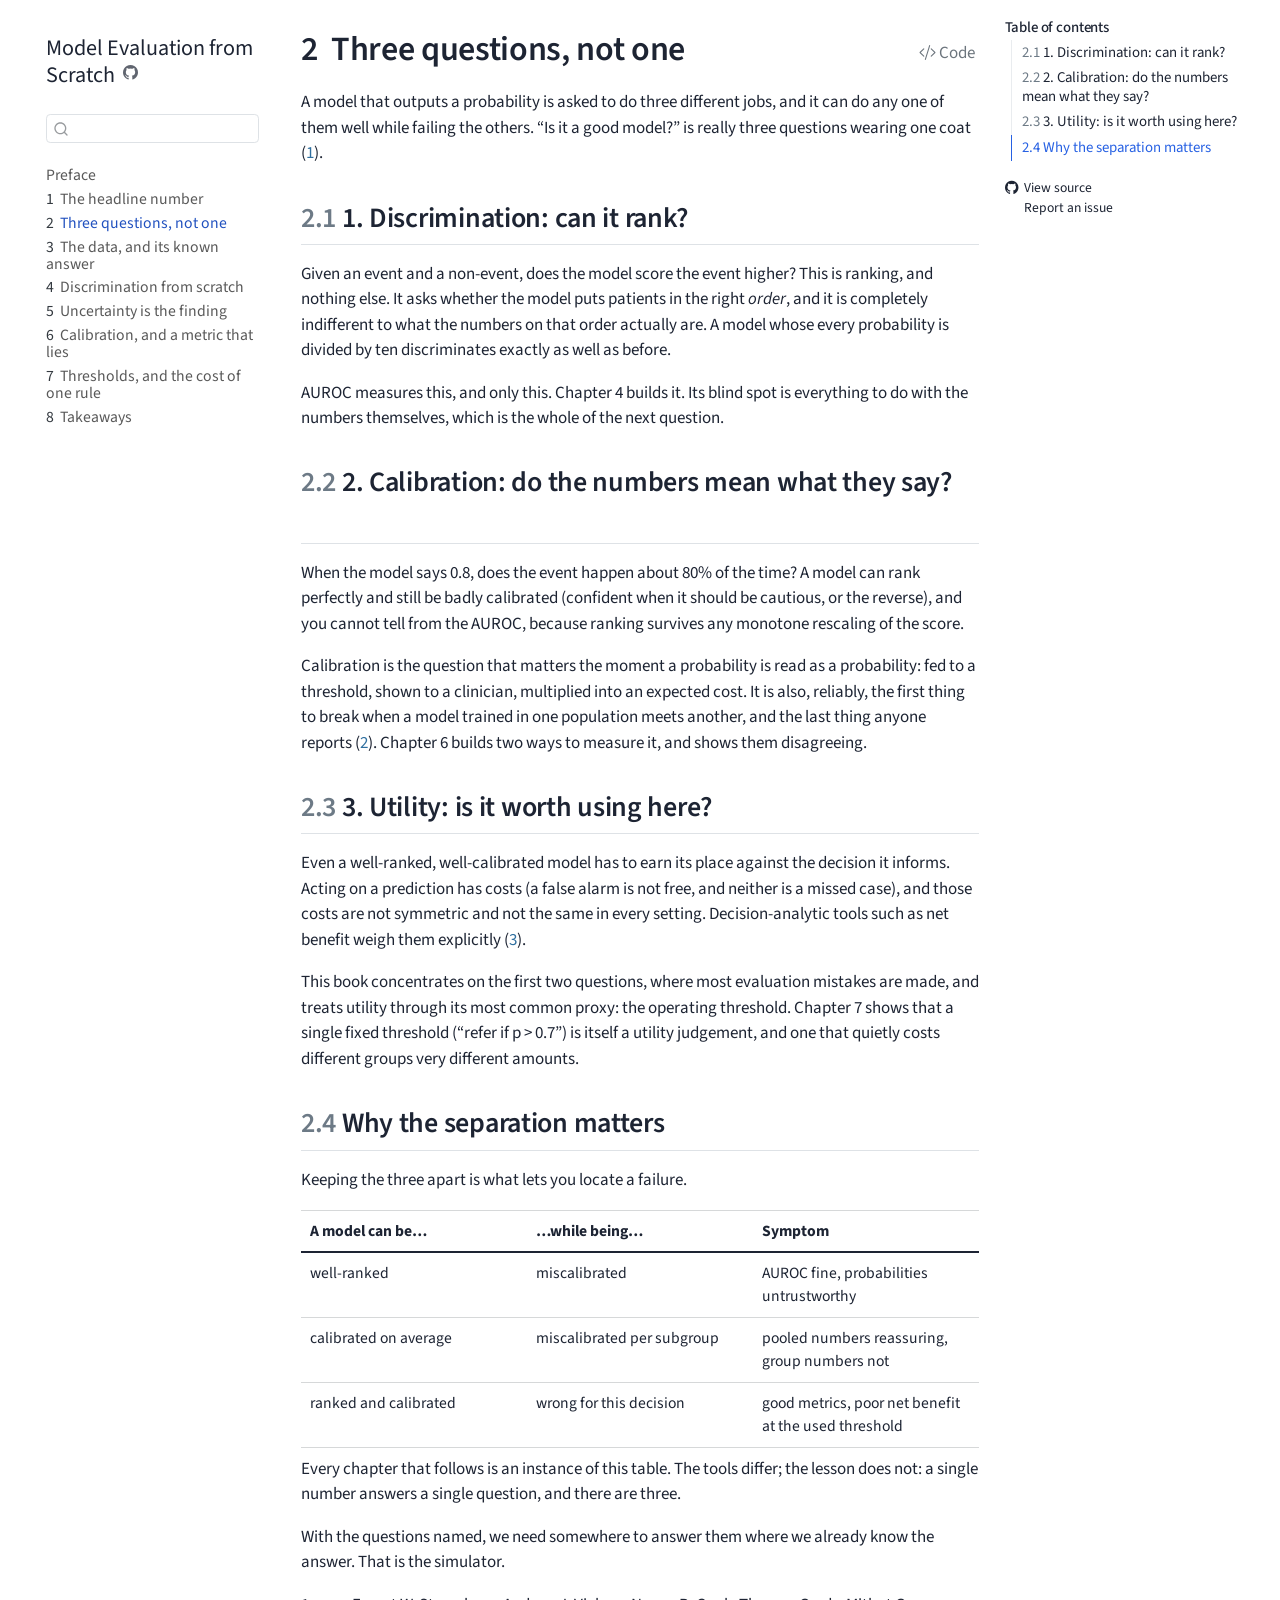
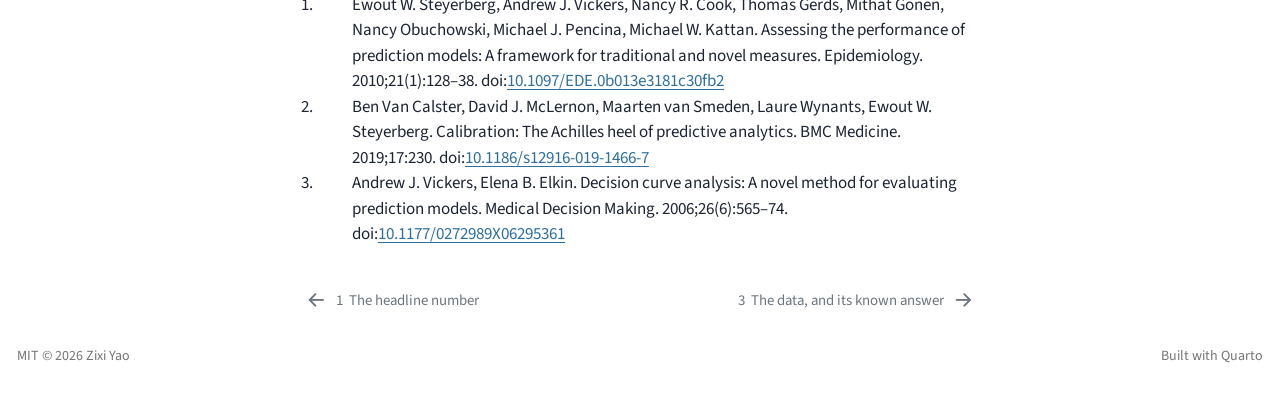
<file: docs/chapters/02-three-questions.html>
<!DOCTYPE html>
<html xmlns="http://www.w3.org/1999/xhtml" lang="en" xml:lang="en"><head>

<meta charset="utf-8">
<meta name="generator" content="quarto-1.8.27">

<meta name="viewport" content="width=device-width, initial-scale=1.0, user-scalable=yes">


<title>2&nbsp; Three questions, not one – Model Evaluation from Scratch</title>
<style>
code{white-space: pre-wrap;}
span.smallcaps{font-variant: small-caps;}
div.columns{display: flex; gap: min(4vw, 1.5em);}
div.column{flex: auto; overflow-x: auto;}
div.hanging-indent{margin-left: 1.5em; text-indent: -1.5em;}
ul.task-list{list-style: none;}
ul.task-list li input[type="checkbox"] {
  width: 0.8em;
  margin: 0 0.8em 0.2em -1em; /* quarto-specific, see https://github.com/quarto-dev/quarto-cli/issues/4556 */ 
  vertical-align: middle;
}
/* CSS for syntax highlighting */
html { -webkit-text-size-adjust: 100%; }
pre > code.sourceCode { white-space: pre; position: relative; }
pre > code.sourceCode > span { display: inline-block; line-height: 1.25; }
pre > code.sourceCode > span:empty { height: 1.2em; }
.sourceCode { overflow: visible; }
code.sourceCode > span { color: inherit; text-decoration: inherit; }
div.sourceCode { margin: 1em 0; }
pre.sourceCode { margin: 0; }
@media screen {
div.sourceCode { overflow: auto; }
}
@media print {
pre > code.sourceCode { white-space: pre-wrap; }
pre > code.sourceCode > span { text-indent: -5em; padding-left: 5em; }
}
pre.numberSource code
  { counter-reset: source-line 0; }
pre.numberSource code > span
  { position: relative; left: -4em; counter-increment: source-line; }
pre.numberSource code > span > a:first-child::before
  { content: counter(source-line);
    position: relative; left: -1em; text-align: right; vertical-align: baseline;
    border: none; display: inline-block;
    -webkit-touch-callout: none; -webkit-user-select: none;
    -khtml-user-select: none; -moz-user-select: none;
    -ms-user-select: none; user-select: none;
    padding: 0 4px; width: 4em;
  }
pre.numberSource { margin-left: 3em;  padding-left: 4px; }
div.sourceCode
  {   }
@media screen {
pre > code.sourceCode > span > a:first-child::before { text-decoration: underline; }
}
/* CSS for citations */
div.csl-bib-body { }
div.csl-entry {
  clear: both;
}
.hanging-indent div.csl-entry {
  margin-left:2em;
  text-indent:-2em;
}
div.csl-left-margin {
  min-width:2em;
  float:left;
}
div.csl-right-inline {
  margin-left:2em;
  padding-left:1em;
}
div.csl-indent {
  margin-left: 2em;
}</style>


<script src="../site_libs/quarto-nav/quarto-nav.js"></script>
<script src="../site_libs/quarto-nav/headroom.min.js"></script>
<script src="../site_libs/clipboard/clipboard.min.js"></script>
<script src="../site_libs/quarto-search/autocomplete.umd.js"></script>
<script src="../site_libs/quarto-search/fuse.min.js"></script>
<script src="../site_libs/quarto-search/quarto-search.js"></script>
<meta name="quarto:offset" content="../">
<link href="../chapters/03-the-data.html" rel="next">
<link href="../chapters/01-headline-number.html" rel="prev">
<script src="../site_libs/quarto-html/quarto.js" type="module"></script>
<script src="../site_libs/quarto-html/tabsets/tabsets.js" type="module"></script>
<script src="../site_libs/quarto-html/axe/axe-check.js" type="module"></script>
<script src="../site_libs/quarto-html/popper.min.js"></script>
<script src="../site_libs/quarto-html/tippy.umd.min.js"></script>
<script src="../site_libs/quarto-html/anchor.min.js"></script>
<link href="../site_libs/quarto-html/tippy.css" rel="stylesheet">
<link href="../site_libs/quarto-html/quarto-syntax-highlighting-ed96de9b727972fe78a7b5d16c58bf87.css" rel="stylesheet" id="quarto-text-highlighting-styles">
<script src="../site_libs/bootstrap/bootstrap.min.js"></script>
<link href="../site_libs/bootstrap/bootstrap-icons.css" rel="stylesheet">
<link href="../site_libs/bootstrap/bootstrap-27c261d06b905028a18691de25d09dde.min.css" rel="stylesheet" append-hash="true" id="quarto-bootstrap" data-mode="light">
<script id="quarto-search-options" type="application/json">{
  "location": "sidebar",
  "copy-button": false,
  "collapse-after": 3,
  "panel-placement": "start",
  "type": "textbox",
  "limit": 50,
  "keyboard-shortcut": [
    "f",
    "/",
    "s"
  ],
  "show-item-context": false,
  "language": {
    "search-no-results-text": "No results",
    "search-matching-documents-text": "matching documents",
    "search-copy-link-title": "Copy link to search",
    "search-hide-matches-text": "Hide additional matches",
    "search-more-match-text": "more match in this document",
    "search-more-matches-text": "more matches in this document",
    "search-clear-button-title": "Clear",
    "search-text-placeholder": "",
    "search-detached-cancel-button-title": "Cancel",
    "search-submit-button-title": "Submit",
    "search-label": "Search"
  }
}</script>


<link rel="stylesheet" href="../styles.css">
</head>

<body class="nav-sidebar floating quarto-light">

<div id="quarto-search-results"></div>
  <header id="quarto-header" class="headroom fixed-top">
  <nav class="quarto-secondary-nav">
    <div class="container-fluid d-flex">
      <button type="button" class="quarto-btn-toggle btn" data-bs-toggle="collapse" role="button" data-bs-target=".quarto-sidebar-collapse-item" aria-controls="quarto-sidebar" aria-expanded="false" aria-label="Toggle sidebar navigation" onclick="if (window.quartoToggleHeadroom) { window.quartoToggleHeadroom(); }">
        <i class="bi bi-layout-text-sidebar-reverse"></i>
      </button>
        <nav class="quarto-page-breadcrumbs" aria-label="breadcrumb"><ol class="breadcrumb"><li class="breadcrumb-item"><a href="../chapters/02-three-questions.html"><span class="chapter-number">2</span>&nbsp; <span class="chapter-title">Three questions, not one</span></a></li></ol></nav>
        <a class="flex-grow-1" role="navigation" data-bs-toggle="collapse" data-bs-target=".quarto-sidebar-collapse-item" aria-controls="quarto-sidebar" aria-expanded="false" aria-label="Toggle sidebar navigation" onclick="if (window.quartoToggleHeadroom) { window.quartoToggleHeadroom(); }">      
        </a>
      <button type="button" class="btn quarto-search-button" aria-label="Search" onclick="window.quartoOpenSearch();">
        <i class="bi bi-search"></i>
      </button>
    </div>
  </nav>
</header>
<!-- content -->
<div id="quarto-content" class="quarto-container page-columns page-rows-contents page-layout-article">
<!-- sidebar -->
  <nav id="quarto-sidebar" class="sidebar collapse collapse-horizontal quarto-sidebar-collapse-item sidebar-navigation floating overflow-auto">
    <div class="pt-lg-2 mt-2 text-left sidebar-header">
    <div class="sidebar-title mb-0 py-0">
      <a href="../">Model Evaluation from Scratch</a> 
        <div class="sidebar-tools-main">
    <a href="https://github.com/Lexiyao/model-evaluation-from-scratch" title="Source Code" class="quarto-navigation-tool px-1" aria-label="Source Code"><i class="bi bi-github"></i></a>
</div>
    </div>
      </div>
        <div class="mt-2 flex-shrink-0 align-items-center">
        <div class="sidebar-search">
        <div id="quarto-search" class="" title="Search"></div>
        </div>
        </div>
    <div class="sidebar-menu-container"> 
    <ul class="list-unstyled mt-1">
        <li class="sidebar-item">
  <div class="sidebar-item-container"> 
  <a href="../index.html" class="sidebar-item-text sidebar-link">
 <span class="menu-text">Preface</span></a>
  </div>
</li>
        <li class="sidebar-item">
  <div class="sidebar-item-container"> 
  <a href="../chapters/01-headline-number.html" class="sidebar-item-text sidebar-link">
 <span class="menu-text"><span class="chapter-number">1</span>&nbsp; <span class="chapter-title">The headline number</span></span></a>
  </div>
</li>
        <li class="sidebar-item">
  <div class="sidebar-item-container"> 
  <a href="../chapters/02-three-questions.html" class="sidebar-item-text sidebar-link active">
 <span class="menu-text"><span class="chapter-number">2</span>&nbsp; <span class="chapter-title">Three questions, not one</span></span></a>
  </div>
</li>
        <li class="sidebar-item">
  <div class="sidebar-item-container"> 
  <a href="../chapters/03-the-data.html" class="sidebar-item-text sidebar-link">
 <span class="menu-text"><span class="chapter-number">3</span>&nbsp; <span class="chapter-title">The data, and its known answer</span></span></a>
  </div>
</li>
        <li class="sidebar-item">
  <div class="sidebar-item-container"> 
  <a href="../chapters/04-discrimination.html" class="sidebar-item-text sidebar-link">
 <span class="menu-text"><span class="chapter-number">4</span>&nbsp; <span class="chapter-title">Discrimination from scratch</span></span></a>
  </div>
</li>
        <li class="sidebar-item">
  <div class="sidebar-item-container"> 
  <a href="../chapters/05-uncertainty.html" class="sidebar-item-text sidebar-link">
 <span class="menu-text"><span class="chapter-number">5</span>&nbsp; <span class="chapter-title">Uncertainty is the finding</span></span></a>
  </div>
</li>
        <li class="sidebar-item">
  <div class="sidebar-item-container"> 
  <a href="../chapters/06-calibration.html" class="sidebar-item-text sidebar-link">
 <span class="menu-text"><span class="chapter-number">6</span>&nbsp; <span class="chapter-title">Calibration, and a metric that lies</span></span></a>
  </div>
</li>
        <li class="sidebar-item">
  <div class="sidebar-item-container"> 
  <a href="../chapters/07-thresholds.html" class="sidebar-item-text sidebar-link">
 <span class="menu-text"><span class="chapter-number">7</span>&nbsp; <span class="chapter-title">Thresholds, and the cost of one rule</span></span></a>
  </div>
</li>
        <li class="sidebar-item">
  <div class="sidebar-item-container"> 
  <a href="../chapters/08-takeaways.html" class="sidebar-item-text sidebar-link">
 <span class="menu-text"><span class="chapter-number">8</span>&nbsp; <span class="chapter-title">Takeaways</span></span></a>
  </div>
</li>
    </ul>
    </div>
</nav>
<div id="quarto-sidebar-glass" class="quarto-sidebar-collapse-item" data-bs-toggle="collapse" data-bs-target=".quarto-sidebar-collapse-item"></div>
<!-- margin-sidebar -->
    <div id="quarto-margin-sidebar" class="sidebar margin-sidebar">
        <nav id="TOC" role="doc-toc" class="toc-active">
    <h2 id="toc-title">Table of contents</h2>
   
  <ul>
  <li><a href="#discrimination-can-it-rank" id="toc-discrimination-can-it-rank" class="nav-link active" data-scroll-target="#discrimination-can-it-rank"><span class="header-section-number">2.1</span> 1. Discrimination: can it rank?</a></li>
  <li><a href="#calibration-do-the-numbers-mean-what-they-say" id="toc-calibration-do-the-numbers-mean-what-they-say" class="nav-link" data-scroll-target="#calibration-do-the-numbers-mean-what-they-say"><span class="header-section-number">2.2</span> 2. Calibration: do the numbers mean what they say?</a></li>
  <li><a href="#utility-is-it-worth-using-here" id="toc-utility-is-it-worth-using-here" class="nav-link" data-scroll-target="#utility-is-it-worth-using-here"><span class="header-section-number">2.3</span> 3. Utility: is it worth using here?</a></li>
  <li><a href="#why-the-separation-matters" id="toc-why-the-separation-matters" class="nav-link" data-scroll-target="#why-the-separation-matters"><span class="header-section-number">2.4</span> Why the separation matters</a></li>
  </ul>
<div class="toc-actions"><ul><li><a href="https://github.com/Lexiyao/model-evaluation-from-scratch/blob/main/chapters/02-three-questions.qmd" class="toc-action"><i class="bi bi-github"></i>View source</a></li><li><a href="https://github.com/Lexiyao/model-evaluation-from-scratch/issues/new" class="toc-action"><i class="bi empty"></i>Report an issue</a></li></ul></div></nav>
    </div>
<!-- main -->
<main class="content" id="quarto-document-content">

<header id="title-block-header" class="quarto-title-block default">
<div class="quarto-title">
<div class="quarto-title-block"><div><h1 class="title"><span class="chapter-number">2</span>&nbsp; <span class="chapter-title">Three questions, not one</span></h1><button type="button" class="btn code-tools-button" id="quarto-code-tools-source"><i class="bi"></i> Code</button></div></div>
</div>



<div class="quarto-title-meta">

    
  
    
  </div>
  


</header>


<p>A model that outputs a probability is asked to do three different jobs, and it can do any one of them well while failing the others. “Is it a good model?” is really three questions wearing one coat <span class="citation" data-cites="steyerberg2010">(<a href="#ref-steyerberg2010" role="doc-biblioref">1</a>)</span>.</p>
<section id="discrimination-can-it-rank" class="level2" data-number="2.1">
<h2 data-number="2.1" class="anchored" data-anchor-id="discrimination-can-it-rank"><span class="header-section-number">2.1</span> 1. Discrimination: can it rank?</h2>
<p>Given an event and a non-event, does the model score the event higher? This is ranking, and nothing else. It asks whether the model puts patients in the right <em>order</em>, and it is completely indifferent to what the numbers on that order actually are. A model whose every probability is divided by ten discriminates exactly as well as before.</p>
<p>AUROC measures this, and only this. Chapter 4 builds it. Its blind spot is everything to do with the numbers themselves, which is the whole of the next question.</p>
</section>
<section id="calibration-do-the-numbers-mean-what-they-say" class="level2" data-number="2.2">
<h2 data-number="2.2" class="anchored" data-anchor-id="calibration-do-the-numbers-mean-what-they-say"><span class="header-section-number">2.2</span> 2. Calibration: do the numbers mean what they say?</h2>
<p>When the model says 0.8, does the event happen about 80% of the time? A model can rank perfectly and still be badly calibrated (confident when it should be cautious, or the reverse), and you cannot tell from the AUROC, because ranking survives any monotone rescaling of the score.</p>
<p>Calibration is the question that matters the moment a probability is read as a probability: fed to a threshold, shown to a clinician, multiplied into an expected cost. It is also, reliably, the first thing to break when a model trained in one population meets another, and the last thing anyone reports <span class="citation" data-cites="vancalster2019">(<a href="#ref-vancalster2019" role="doc-biblioref">2</a>)</span>. Chapter 6 builds two ways to measure it, and shows them disagreeing.</p>
</section>
<section id="utility-is-it-worth-using-here" class="level2" data-number="2.3">
<h2 data-number="2.3" class="anchored" data-anchor-id="utility-is-it-worth-using-here"><span class="header-section-number">2.3</span> 3. Utility: is it worth using here?</h2>
<p>Even a well-ranked, well-calibrated model has to earn its place against the decision it informs. Acting on a prediction has costs (a false alarm is not free, and neither is a missed case), and those costs are not symmetric and not the same in every setting. Decision-analytic tools such as net benefit weigh them explicitly <span class="citation" data-cites="vickers2006">(<a href="#ref-vickers2006" role="doc-biblioref">3</a>)</span>.</p>
<p>This book concentrates on the first two questions, where most evaluation mistakes are made, and treats utility through its most common proxy: the operating threshold. Chapter 7 shows that a single fixed threshold (“refer if p &gt; 0.7”) is itself a utility judgement, and one that quietly costs different groups very different amounts.</p>
</section>
<section id="why-the-separation-matters" class="level2" data-number="2.4">
<h2 data-number="2.4" class="anchored" data-anchor-id="why-the-separation-matters"><span class="header-section-number">2.4</span> Why the separation matters</h2>
<p>Keeping the three apart is what lets you locate a failure.</p>
<table class="caption-top table">
<colgroup>
<col style="width: 33%">
<col style="width: 33%">
<col style="width: 33%">
</colgroup>
<thead>
<tr class="header">
<th>A model can be…</th>
<th>…while being…</th>
<th>Symptom</th>
</tr>
</thead>
<tbody>
<tr class="odd">
<td>well-ranked</td>
<td>miscalibrated</td>
<td>AUROC fine, probabilities untrustworthy</td>
</tr>
<tr class="even">
<td>calibrated on average</td>
<td>miscalibrated per subgroup</td>
<td>pooled numbers reassuring, group numbers not</td>
</tr>
<tr class="odd">
<td>ranked and calibrated</td>
<td>wrong for this decision</td>
<td>good metrics, poor net benefit at the used threshold</td>
</tr>
</tbody>
</table>
<p>Every chapter that follows is an instance of this table. The tools differ; the lesson does not: a single number answers a single question, and there are three.</p>
<p>With the questions named, we need somewhere to answer them where we already know the answer. That is the simulator.</p>


<!-- -->

<div id="refs" class="references csl-bib-body" role="list">
<div id="ref-steyerberg2010" class="csl-entry" role="listitem">
<div class="csl-left-margin">1. </div><div class="csl-right-inline">Ewout W. Steyerberg, Andrew J. Vickers, Nancy R. Cook, Thomas Gerds, Mithat Gonen, Nancy Obuchowski, Michael J. Pencina, Michael W. Kattan. Assessing the performance of prediction models: A framework for traditional and novel measures. Epidemiology. 2010;21(1):128–38. doi:<a href="https://doi.org/10.1097/EDE.0b013e3181c30fb2">10.1097/EDE.0b013e3181c30fb2</a></div>
</div>
<div id="ref-vancalster2019" class="csl-entry" role="listitem">
<div class="csl-left-margin">2. </div><div class="csl-right-inline">Ben Van Calster, David J. McLernon, Maarten van Smeden, Laure Wynants, Ewout W. Steyerberg. Calibration: The <span>Achilles</span> heel of predictive analytics. BMC Medicine. 2019;17:230. doi:<a href="https://doi.org/10.1186/s12916-019-1466-7">10.1186/s12916-019-1466-7</a></div>
</div>
<div id="ref-vickers2006" class="csl-entry" role="listitem">
<div class="csl-left-margin">3. </div><div class="csl-right-inline">Andrew J. Vickers, Elena B. Elkin. Decision curve analysis: A novel method for evaluating prediction models. Medical Decision Making. 2006;26(6):565–74. doi:<a href="https://doi.org/10.1177/0272989X06295361">10.1177/0272989X06295361</a></div>
</div>
</div>
</section>

</main> <!-- /main -->
<script id="quarto-html-after-body" type="application/javascript">
  window.document.addEventListener("DOMContentLoaded", function (event) {
    const icon = "";
    const anchorJS = new window.AnchorJS();
    anchorJS.options = {
      placement: 'right',
      icon: icon
    };
    anchorJS.add('.anchored');
    const isCodeAnnotation = (el) => {
      for (const clz of el.classList) {
        if (clz.startsWith('code-annotation-')) {                     
          return true;
        }
      }
      return false;
    }
    const onCopySuccess = function(e) {
      // button target
      const button = e.trigger;
      // don't keep focus
      button.blur();
      // flash "checked"
      button.classList.add('code-copy-button-checked');
      var currentTitle = button.getAttribute("title");
      button.setAttribute("title", "Copied!");
      let tooltip;
      if (window.bootstrap) {
        button.setAttribute("data-bs-toggle", "tooltip");
        button.setAttribute("data-bs-placement", "left");
        button.setAttribute("data-bs-title", "Copied!");
        tooltip = new bootstrap.Tooltip(button, 
          { trigger: "manual", 
            customClass: "code-copy-button-tooltip",
            offset: [0, -8]});
        tooltip.show();    
      }
      setTimeout(function() {
        if (tooltip) {
          tooltip.hide();
          button.removeAttribute("data-bs-title");
          button.removeAttribute("data-bs-toggle");
          button.removeAttribute("data-bs-placement");
        }
        button.setAttribute("title", currentTitle);
        button.classList.remove('code-copy-button-checked');
      }, 1000);
      // clear code selection
      e.clearSelection();
    }
    const getTextToCopy = function(trigger) {
      const outerScaffold = trigger.parentElement.cloneNode(true);
      const codeEl = outerScaffold.querySelector('code');
      for (const childEl of codeEl.children) {
        if (isCodeAnnotation(childEl)) {
          childEl.remove();
        }
      }
      return codeEl.innerText;
    }
    const clipboard = new window.ClipboardJS('.code-copy-button:not([data-in-quarto-modal])', {
      text: getTextToCopy
    });
    clipboard.on('success', onCopySuccess);
    if (window.document.getElementById('quarto-embedded-source-code-modal')) {
      const clipboardModal = new window.ClipboardJS('.code-copy-button[data-in-quarto-modal]', {
        text: getTextToCopy,
        container: window.document.getElementById('quarto-embedded-source-code-modal')
      });
      clipboardModal.on('success', onCopySuccess);
    }
    const viewSource = window.document.getElementById('quarto-view-source') ||
                       window.document.getElementById('quarto-code-tools-source');
    if (viewSource) {
      const sourceUrl = viewSource.getAttribute("data-quarto-source-url");
      viewSource.addEventListener("click", function(e) {
        if (sourceUrl) {
          // rstudio viewer pane
          if (/\bcapabilities=\b/.test(window.location)) {
            window.open(sourceUrl);
          } else {
            window.location.href = sourceUrl;
          }
        } else {
          const modal = new bootstrap.Modal(document.getElementById('quarto-embedded-source-code-modal'));
          modal.show();
        }
        return false;
      });
    }
    function toggleCodeHandler(show) {
      return function(e) {
        const detailsSrc = window.document.querySelectorAll(".cell > details > .sourceCode");
        for (let i=0; i<detailsSrc.length; i++) {
          const details = detailsSrc[i].parentElement;
          if (show) {
            details.open = true;
          } else {
            details.removeAttribute("open");
          }
        }
        const cellCodeDivs = window.document.querySelectorAll(".cell > .sourceCode");
        const fromCls = show ? "hidden" : "unhidden";
        const toCls = show ? "unhidden" : "hidden";
        for (let i=0; i<cellCodeDivs.length; i++) {
          const codeDiv = cellCodeDivs[i];
          if (codeDiv.classList.contains(fromCls)) {
            codeDiv.classList.remove(fromCls);
            codeDiv.classList.add(toCls);
          } 
        }
        return false;
      }
    }
    const hideAllCode = window.document.getElementById("quarto-hide-all-code");
    if (hideAllCode) {
      hideAllCode.addEventListener("click", toggleCodeHandler(false));
    }
    const showAllCode = window.document.getElementById("quarto-show-all-code");
    if (showAllCode) {
      showAllCode.addEventListener("click", toggleCodeHandler(true));
    }
      var localhostRegex = new RegExp(/^(?:http|https):\/\/localhost\:?[0-9]*\//);
      var mailtoRegex = new RegExp(/^mailto:/);
        var filterRegex = new RegExp('/' + window.location.host + '/');
      var isInternal = (href) => {
          return filterRegex.test(href) || localhostRegex.test(href) || mailtoRegex.test(href);
      }
      // Inspect non-navigation links and adorn them if external
     var links = window.document.querySelectorAll('a[href]:not(.nav-link):not(.navbar-brand):not(.toc-action):not(.sidebar-link):not(.sidebar-item-toggle):not(.pagination-link):not(.no-external):not([aria-hidden]):not(.dropdown-item):not(.quarto-navigation-tool):not(.about-link)');
      for (var i=0; i<links.length; i++) {
        const link = links[i];
        if (!isInternal(link.href)) {
          // undo the damage that might have been done by quarto-nav.js in the case of
          // links that we want to consider external
          if (link.dataset.originalHref !== undefined) {
            link.href = link.dataset.originalHref;
          }
        }
      }
    function tippyHover(el, contentFn, onTriggerFn, onUntriggerFn) {
      const config = {
        allowHTML: true,
        maxWidth: 500,
        delay: 100,
        arrow: false,
        appendTo: function(el) {
            return el.parentElement;
        },
        interactive: true,
        interactiveBorder: 10,
        theme: 'quarto',
        placement: 'bottom-start',
      };
      if (contentFn) {
        config.content = contentFn;
      }
      if (onTriggerFn) {
        config.onTrigger = onTriggerFn;
      }
      if (onUntriggerFn) {
        config.onUntrigger = onUntriggerFn;
      }
      window.tippy(el, config); 
    }
    const noterefs = window.document.querySelectorAll('a[role="doc-noteref"]');
    for (var i=0; i<noterefs.length; i++) {
      const ref = noterefs[i];
      tippyHover(ref, function() {
        // use id or data attribute instead here
        let href = ref.getAttribute('data-footnote-href') || ref.getAttribute('href');
        try { href = new URL(href).hash; } catch {}
        const id = href.replace(/^#\/?/, "");
        const note = window.document.getElementById(id);
        if (note) {
          return note.innerHTML;
        } else {
          return "";
        }
      });
    }
    const xrefs = window.document.querySelectorAll('a.quarto-xref');
    const processXRef = (id, note) => {
      // Strip column container classes
      const stripColumnClz = (el) => {
        el.classList.remove("page-full", "page-columns");
        if (el.children) {
          for (const child of el.children) {
            stripColumnClz(child);
          }
        }
      }
      stripColumnClz(note)
      if (id === null || id.startsWith('sec-')) {
        // Special case sections, only their first couple elements
        const container = document.createElement("div");
        if (note.children && note.children.length > 2) {
          container.appendChild(note.children[0].cloneNode(true));
          for (let i = 1; i < note.children.length; i++) {
            const child = note.children[i];
            if (child.tagName === "P" && child.innerText === "") {
              continue;
            } else {
              container.appendChild(child.cloneNode(true));
              break;
            }
          }
          if (window.Quarto?.typesetMath) {
            window.Quarto.typesetMath(container);
          }
          return container.innerHTML
        } else {
          if (window.Quarto?.typesetMath) {
            window.Quarto.typesetMath(note);
          }
          return note.innerHTML;
        }
      } else {
        // Remove any anchor links if they are present
        const anchorLink = note.querySelector('a.anchorjs-link');
        if (anchorLink) {
          anchorLink.remove();
        }
        if (window.Quarto?.typesetMath) {
          window.Quarto.typesetMath(note);
        }
        if (note.classList.contains("callout")) {
          return note.outerHTML;
        } else {
          return note.innerHTML;
        }
      }
    }
    for (var i=0; i<xrefs.length; i++) {
      const xref = xrefs[i];
      tippyHover(xref, undefined, function(instance) {
        instance.disable();
        let url = xref.getAttribute('href');
        let hash = undefined; 
        if (url.startsWith('#')) {
          hash = url;
        } else {
          try { hash = new URL(url).hash; } catch {}
        }
        if (hash) {
          const id = hash.replace(/^#\/?/, "");
          const note = window.document.getElementById(id);
          if (note !== null) {
            try {
              const html = processXRef(id, note.cloneNode(true));
              instance.setContent(html);
            } finally {
              instance.enable();
              instance.show();
            }
          } else {
            // See if we can fetch this
            fetch(url.split('#')[0])
            .then(res => res.text())
            .then(html => {
              const parser = new DOMParser();
              const htmlDoc = parser.parseFromString(html, "text/html");
              const note = htmlDoc.getElementById(id);
              if (note !== null) {
                const html = processXRef(id, note);
                instance.setContent(html);
              } 
            }).finally(() => {
              instance.enable();
              instance.show();
            });
          }
        } else {
          // See if we can fetch a full url (with no hash to target)
          // This is a special case and we should probably do some content thinning / targeting
          fetch(url)
          .then(res => res.text())
          .then(html => {
            const parser = new DOMParser();
            const htmlDoc = parser.parseFromString(html, "text/html");
            const note = htmlDoc.querySelector('main.content');
            if (note !== null) {
              // This should only happen for chapter cross references
              // (since there is no id in the URL)
              // remove the first header
              if (note.children.length > 0 && note.children[0].tagName === "HEADER") {
                note.children[0].remove();
              }
              const html = processXRef(null, note);
              instance.setContent(html);
            } 
          }).finally(() => {
            instance.enable();
            instance.show();
          });
        }
      }, function(instance) {
      });
    }
        let selectedAnnoteEl;
        const selectorForAnnotation = ( cell, annotation) => {
          let cellAttr = 'data-code-cell="' + cell + '"';
          let lineAttr = 'data-code-annotation="' +  annotation + '"';
          const selector = 'span[' + cellAttr + '][' + lineAttr + ']';
          return selector;
        }
        const selectCodeLines = (annoteEl) => {
          const doc = window.document;
          const targetCell = annoteEl.getAttribute("data-target-cell");
          const targetAnnotation = annoteEl.getAttribute("data-target-annotation");
          const annoteSpan = window.document.querySelector(selectorForAnnotation(targetCell, targetAnnotation));
          const lines = annoteSpan.getAttribute("data-code-lines").split(",");
          const lineIds = lines.map((line) => {
            return targetCell + "-" + line;
          })
          let top = null;
          let height = null;
          let parent = null;
          if (lineIds.length > 0) {
              //compute the position of the single el (top and bottom and make a div)
              const el = window.document.getElementById(lineIds[0]);
              top = el.offsetTop;
              height = el.offsetHeight;
              parent = el.parentElement.parentElement;
            if (lineIds.length > 1) {
              const lastEl = window.document.getElementById(lineIds[lineIds.length - 1]);
              const bottom = lastEl.offsetTop + lastEl.offsetHeight;
              height = bottom - top;
            }
            if (top !== null && height !== null && parent !== null) {
              // cook up a div (if necessary) and position it 
              let div = window.document.getElementById("code-annotation-line-highlight");
              if (div === null) {
                div = window.document.createElement("div");
                div.setAttribute("id", "code-annotation-line-highlight");
                div.style.position = 'absolute';
                parent.appendChild(div);
              }
              div.style.top = top - 2 + "px";
              div.style.height = height + 4 + "px";
              div.style.left = 0;
              let gutterDiv = window.document.getElementById("code-annotation-line-highlight-gutter");
              if (gutterDiv === null) {
                gutterDiv = window.document.createElement("div");
                gutterDiv.setAttribute("id", "code-annotation-line-highlight-gutter");
                gutterDiv.style.position = 'absolute';
                const codeCell = window.document.getElementById(targetCell);
                const gutter = codeCell.querySelector('.code-annotation-gutter');
                gutter.appendChild(gutterDiv);
              }
              gutterDiv.style.top = top - 2 + "px";
              gutterDiv.style.height = height + 4 + "px";
            }
            selectedAnnoteEl = annoteEl;
          }
        };
        const unselectCodeLines = () => {
          const elementsIds = ["code-annotation-line-highlight", "code-annotation-line-highlight-gutter"];
          elementsIds.forEach((elId) => {
            const div = window.document.getElementById(elId);
            if (div) {
              div.remove();
            }
          });
          selectedAnnoteEl = undefined;
        };
          // Handle positioning of the toggle
      window.addEventListener(
        "resize",
        throttle(() => {
          elRect = undefined;
          if (selectedAnnoteEl) {
            selectCodeLines(selectedAnnoteEl);
          }
        }, 10)
      );
      function throttle(fn, ms) {
      let throttle = false;
      let timer;
        return (...args) => {
          if(!throttle) { // first call gets through
              fn.apply(this, args);
              throttle = true;
          } else { // all the others get throttled
              if(timer) clearTimeout(timer); // cancel #2
              timer = setTimeout(() => {
                fn.apply(this, args);
                timer = throttle = false;
              }, ms);
          }
        };
      }
        // Attach click handler to the DT
        const annoteDls = window.document.querySelectorAll('dt[data-target-cell]');
        for (const annoteDlNode of annoteDls) {
          annoteDlNode.addEventListener('click', (event) => {
            const clickedEl = event.target;
            if (clickedEl !== selectedAnnoteEl) {
              unselectCodeLines();
              const activeEl = window.document.querySelector('dt[data-target-cell].code-annotation-active');
              if (activeEl) {
                activeEl.classList.remove('code-annotation-active');
              }
              selectCodeLines(clickedEl);
              clickedEl.classList.add('code-annotation-active');
            } else {
              // Unselect the line
              unselectCodeLines();
              clickedEl.classList.remove('code-annotation-active');
            }
          });
        }
    const findCites = (el) => {
      const parentEl = el.parentElement;
      if (parentEl) {
        const cites = parentEl.dataset.cites;
        if (cites) {
          return {
            el,
            cites: cites.split(' ')
          };
        } else {
          return findCites(el.parentElement)
        }
      } else {
        return undefined;
      }
    };
    var bibliorefs = window.document.querySelectorAll('a[role="doc-biblioref"]');
    for (var i=0; i<bibliorefs.length; i++) {
      const ref = bibliorefs[i];
      const citeInfo = findCites(ref);
      if (citeInfo) {
        tippyHover(citeInfo.el, function() {
          var popup = window.document.createElement('div');
          citeInfo.cites.forEach(function(cite) {
            var citeDiv = window.document.createElement('div');
            citeDiv.classList.add('hanging-indent');
            citeDiv.classList.add('csl-entry');
            var biblioDiv = window.document.getElementById('ref-' + cite);
            if (biblioDiv) {
              citeDiv.innerHTML = biblioDiv.innerHTML;
            }
            popup.appendChild(citeDiv);
          });
          return popup.innerHTML;
        });
      }
    }
  });
  </script>
<nav class="page-navigation">
  <div class="nav-page nav-page-previous">
      <a href="../chapters/01-headline-number.html" class="pagination-link" aria-label="The headline number">
        <i class="bi bi-arrow-left-short"></i> <span class="nav-page-text"><span class="chapter-number">1</span>&nbsp; <span class="chapter-title">The headline number</span></span>
      </a>          
  </div>
  <div class="nav-page nav-page-next">
      <a href="../chapters/03-the-data.html" class="pagination-link" aria-label="The data, and its known answer">
        <span class="nav-page-text"><span class="chapter-number">3</span>&nbsp; <span class="chapter-title">The data, and its known answer</span></span> <i class="bi bi-arrow-right-short"></i>
      </a>
  </div>
</nav><div class="modal fade" id="quarto-embedded-source-code-modal" tabindex="-1" aria-labelledby="quarto-embedded-source-code-modal-label" aria-hidden="true"><div class="modal-dialog modal-dialog-scrollable"><div class="modal-content"><div class="modal-header"><h5 class="modal-title" id="quarto-embedded-source-code-modal-label">Source Code</h5><button class="btn-close" data-bs-dismiss="modal"></button></div><div class="modal-body"><div class="">
<div class="code-copy-outer-scaffold"><div class="sourceCode" id="cb1" data-shortcodes="false"><pre class="sourceCode markdown code-with-copy"><code class="sourceCode markdown"><span id="cb1-1"><a href="#cb1-1" aria-hidden="true" tabindex="-1"></a><span class="fu"># Three questions, not one</span></span>
<span id="cb1-2"><a href="#cb1-2" aria-hidden="true" tabindex="-1"></a></span>
<span id="cb1-3"><a href="#cb1-3" aria-hidden="true" tabindex="-1"></a>A model that outputs a probability is asked to do three different jobs, and it</span>
<span id="cb1-4"><a href="#cb1-4" aria-hidden="true" tabindex="-1"></a>can do any one of them well while failing the others. "Is it a good model?" is</span>
<span id="cb1-5"><a href="#cb1-5" aria-hidden="true" tabindex="-1"></a>really three questions wearing one coat <span class="co">[</span><span class="ot">@steyerberg2010</span><span class="co">]</span>.</span>
<span id="cb1-6"><a href="#cb1-6" aria-hidden="true" tabindex="-1"></a></span>
<span id="cb1-7"><a href="#cb1-7" aria-hidden="true" tabindex="-1"></a><span class="fu">## 1. Discrimination: can it rank?</span></span>
<span id="cb1-8"><a href="#cb1-8" aria-hidden="true" tabindex="-1"></a></span>
<span id="cb1-9"><a href="#cb1-9" aria-hidden="true" tabindex="-1"></a>Given an event and a non-event, does the model score the event higher? This is</span>
<span id="cb1-10"><a href="#cb1-10" aria-hidden="true" tabindex="-1"></a>ranking, and nothing else. It asks whether the model puts patients in the right</span>
<span id="cb1-11"><a href="#cb1-11" aria-hidden="true" tabindex="-1"></a>*order*, and it is completely indifferent to what the numbers on that order</span>
<span id="cb1-12"><a href="#cb1-12" aria-hidden="true" tabindex="-1"></a>actually are. A model whose every probability is divided by ten discriminates</span>
<span id="cb1-13"><a href="#cb1-13" aria-hidden="true" tabindex="-1"></a>exactly as well as before.</span>
<span id="cb1-14"><a href="#cb1-14" aria-hidden="true" tabindex="-1"></a></span>
<span id="cb1-15"><a href="#cb1-15" aria-hidden="true" tabindex="-1"></a>AUROC measures this, and only this. Chapter 4 builds it. Its blind spot is</span>
<span id="cb1-16"><a href="#cb1-16" aria-hidden="true" tabindex="-1"></a>everything to do with the numbers themselves, which is the whole of the next</span>
<span id="cb1-17"><a href="#cb1-17" aria-hidden="true" tabindex="-1"></a>question.</span>
<span id="cb1-18"><a href="#cb1-18" aria-hidden="true" tabindex="-1"></a></span>
<span id="cb1-19"><a href="#cb1-19" aria-hidden="true" tabindex="-1"></a><span class="fu">## 2. Calibration: do the numbers mean what they say?</span></span>
<span id="cb1-20"><a href="#cb1-20" aria-hidden="true" tabindex="-1"></a></span>
<span id="cb1-21"><a href="#cb1-21" aria-hidden="true" tabindex="-1"></a>When the model says 0.8, does the event happen about 80% of the time? A model</span>
<span id="cb1-22"><a href="#cb1-22" aria-hidden="true" tabindex="-1"></a>can rank perfectly and still be badly calibrated (confident when it should be</span>
<span id="cb1-23"><a href="#cb1-23" aria-hidden="true" tabindex="-1"></a>cautious, or the reverse), and you cannot tell from the AUROC, because ranking</span>
<span id="cb1-24"><a href="#cb1-24" aria-hidden="true" tabindex="-1"></a>survives any monotone rescaling of the score.</span>
<span id="cb1-25"><a href="#cb1-25" aria-hidden="true" tabindex="-1"></a></span>
<span id="cb1-26"><a href="#cb1-26" aria-hidden="true" tabindex="-1"></a>Calibration is the question that matters the moment a probability is read as a</span>
<span id="cb1-27"><a href="#cb1-27" aria-hidden="true" tabindex="-1"></a>probability: fed to a threshold, shown to a clinician, multiplied into an</span>
<span id="cb1-28"><a href="#cb1-28" aria-hidden="true" tabindex="-1"></a>expected cost. It is also, reliably, the first thing to break when a model</span>
<span id="cb1-29"><a href="#cb1-29" aria-hidden="true" tabindex="-1"></a>trained in one population meets another, and the last thing anyone reports</span>
<span id="cb1-30"><a href="#cb1-30" aria-hidden="true" tabindex="-1"></a><span class="co">[</span><span class="ot">@vancalster2019</span><span class="co">]</span>. Chapter 6 builds two ways to measure it, and shows them</span>
<span id="cb1-31"><a href="#cb1-31" aria-hidden="true" tabindex="-1"></a>disagreeing.</span>
<span id="cb1-32"><a href="#cb1-32" aria-hidden="true" tabindex="-1"></a></span>
<span id="cb1-33"><a href="#cb1-33" aria-hidden="true" tabindex="-1"></a><span class="fu">## 3. Utility: is it worth using here?</span></span>
<span id="cb1-34"><a href="#cb1-34" aria-hidden="true" tabindex="-1"></a></span>
<span id="cb1-35"><a href="#cb1-35" aria-hidden="true" tabindex="-1"></a>Even a well-ranked, well-calibrated model has to earn its place against the</span>
<span id="cb1-36"><a href="#cb1-36" aria-hidden="true" tabindex="-1"></a>decision it informs. Acting on a prediction has costs (a false alarm is not</span>
<span id="cb1-37"><a href="#cb1-37" aria-hidden="true" tabindex="-1"></a>free, and neither is a missed case), and those costs are not symmetric and not</span>
<span id="cb1-38"><a href="#cb1-38" aria-hidden="true" tabindex="-1"></a>the same in every setting. Decision-analytic tools such as net benefit weigh</span>
<span id="cb1-39"><a href="#cb1-39" aria-hidden="true" tabindex="-1"></a>them explicitly <span class="co">[</span><span class="ot">@vickers2006</span><span class="co">]</span>.</span>
<span id="cb1-40"><a href="#cb1-40" aria-hidden="true" tabindex="-1"></a></span>
<span id="cb1-41"><a href="#cb1-41" aria-hidden="true" tabindex="-1"></a>This book concentrates on the first two questions, where most evaluation</span>
<span id="cb1-42"><a href="#cb1-42" aria-hidden="true" tabindex="-1"></a>mistakes are made, and treats utility through its most common proxy: the</span>
<span id="cb1-43"><a href="#cb1-43" aria-hidden="true" tabindex="-1"></a>operating threshold. Chapter 7 shows that a single fixed threshold ("refer if</span>
<span id="cb1-44"><a href="#cb1-44" aria-hidden="true" tabindex="-1"></a>p &gt; 0.7") is itself a utility judgement, and one that quietly costs different</span>
<span id="cb1-45"><a href="#cb1-45" aria-hidden="true" tabindex="-1"></a>groups very different amounts.</span>
<span id="cb1-46"><a href="#cb1-46" aria-hidden="true" tabindex="-1"></a></span>
<span id="cb1-47"><a href="#cb1-47" aria-hidden="true" tabindex="-1"></a><span class="fu">## Why the separation matters</span></span>
<span id="cb1-48"><a href="#cb1-48" aria-hidden="true" tabindex="-1"></a></span>
<span id="cb1-49"><a href="#cb1-49" aria-hidden="true" tabindex="-1"></a>Keeping the three apart is what lets you locate a failure.</span>
<span id="cb1-50"><a href="#cb1-50" aria-hidden="true" tabindex="-1"></a></span>
<span id="cb1-51"><a href="#cb1-51" aria-hidden="true" tabindex="-1"></a><span class="pp">|</span> A model can be… <span class="pp">|</span> …while being… <span class="pp">|</span> Symptom <span class="pp">|</span></span>
<span id="cb1-52"><a href="#cb1-52" aria-hidden="true" tabindex="-1"></a><span class="pp">|---|---|---|</span></span>
<span id="cb1-53"><a href="#cb1-53" aria-hidden="true" tabindex="-1"></a><span class="pp">|</span> well-ranked <span class="pp">|</span> miscalibrated <span class="pp">|</span> AUROC fine, probabilities untrustworthy <span class="pp">|</span></span>
<span id="cb1-54"><a href="#cb1-54" aria-hidden="true" tabindex="-1"></a><span class="pp">|</span> calibrated on average <span class="pp">|</span> miscalibrated per subgroup <span class="pp">|</span> pooled numbers reassuring, group numbers not <span class="pp">|</span></span>
<span id="cb1-55"><a href="#cb1-55" aria-hidden="true" tabindex="-1"></a><span class="pp">|</span> ranked and calibrated <span class="pp">|</span> wrong for this decision <span class="pp">|</span> good metrics, poor net benefit at the used threshold <span class="pp">|</span></span>
<span id="cb1-56"><a href="#cb1-56" aria-hidden="true" tabindex="-1"></a></span>
<span id="cb1-57"><a href="#cb1-57" aria-hidden="true" tabindex="-1"></a>Every chapter that follows is an instance of this table. The tools differ; the</span>
<span id="cb1-58"><a href="#cb1-58" aria-hidden="true" tabindex="-1"></a>lesson does not: a single number answers a single question, and there are three.</span>
<span id="cb1-59"><a href="#cb1-59" aria-hidden="true" tabindex="-1"></a></span>
<span id="cb1-60"><a href="#cb1-60" aria-hidden="true" tabindex="-1"></a>With the questions named, we need somewhere to answer them where we already</span>
<span id="cb1-61"><a href="#cb1-61" aria-hidden="true" tabindex="-1"></a>know the answer. That is the simulator.</span></code></pre></div><button title="Copy to Clipboard" class="code-copy-button" data-in-quarto-modal=""><i class="bi"></i></button></div>
</div></div></div></div></div>
</div> <!-- /content -->
<footer class="footer">
  <div class="nav-footer">
    <div class="nav-footer-left">
<p>MIT © 2026 Zixi Yao</p>
</div>   
    <div class="nav-footer-center">
      &nbsp;
    <div class="toc-actions d-sm-block d-md-none"><ul><li><a href="https://github.com/Lexiyao/model-evaluation-from-scratch/blob/main/chapters/02-three-questions.qmd" class="toc-action"><i class="bi bi-github"></i>View source</a></li><li><a href="https://github.com/Lexiyao/model-evaluation-from-scratch/issues/new" class="toc-action"><i class="bi empty"></i>Report an issue</a></li></ul></div></div>
    <div class="nav-footer-right">
<p>Built with Quarto</p>
</div>
  </div>
</footer>




</body></html>
</file>
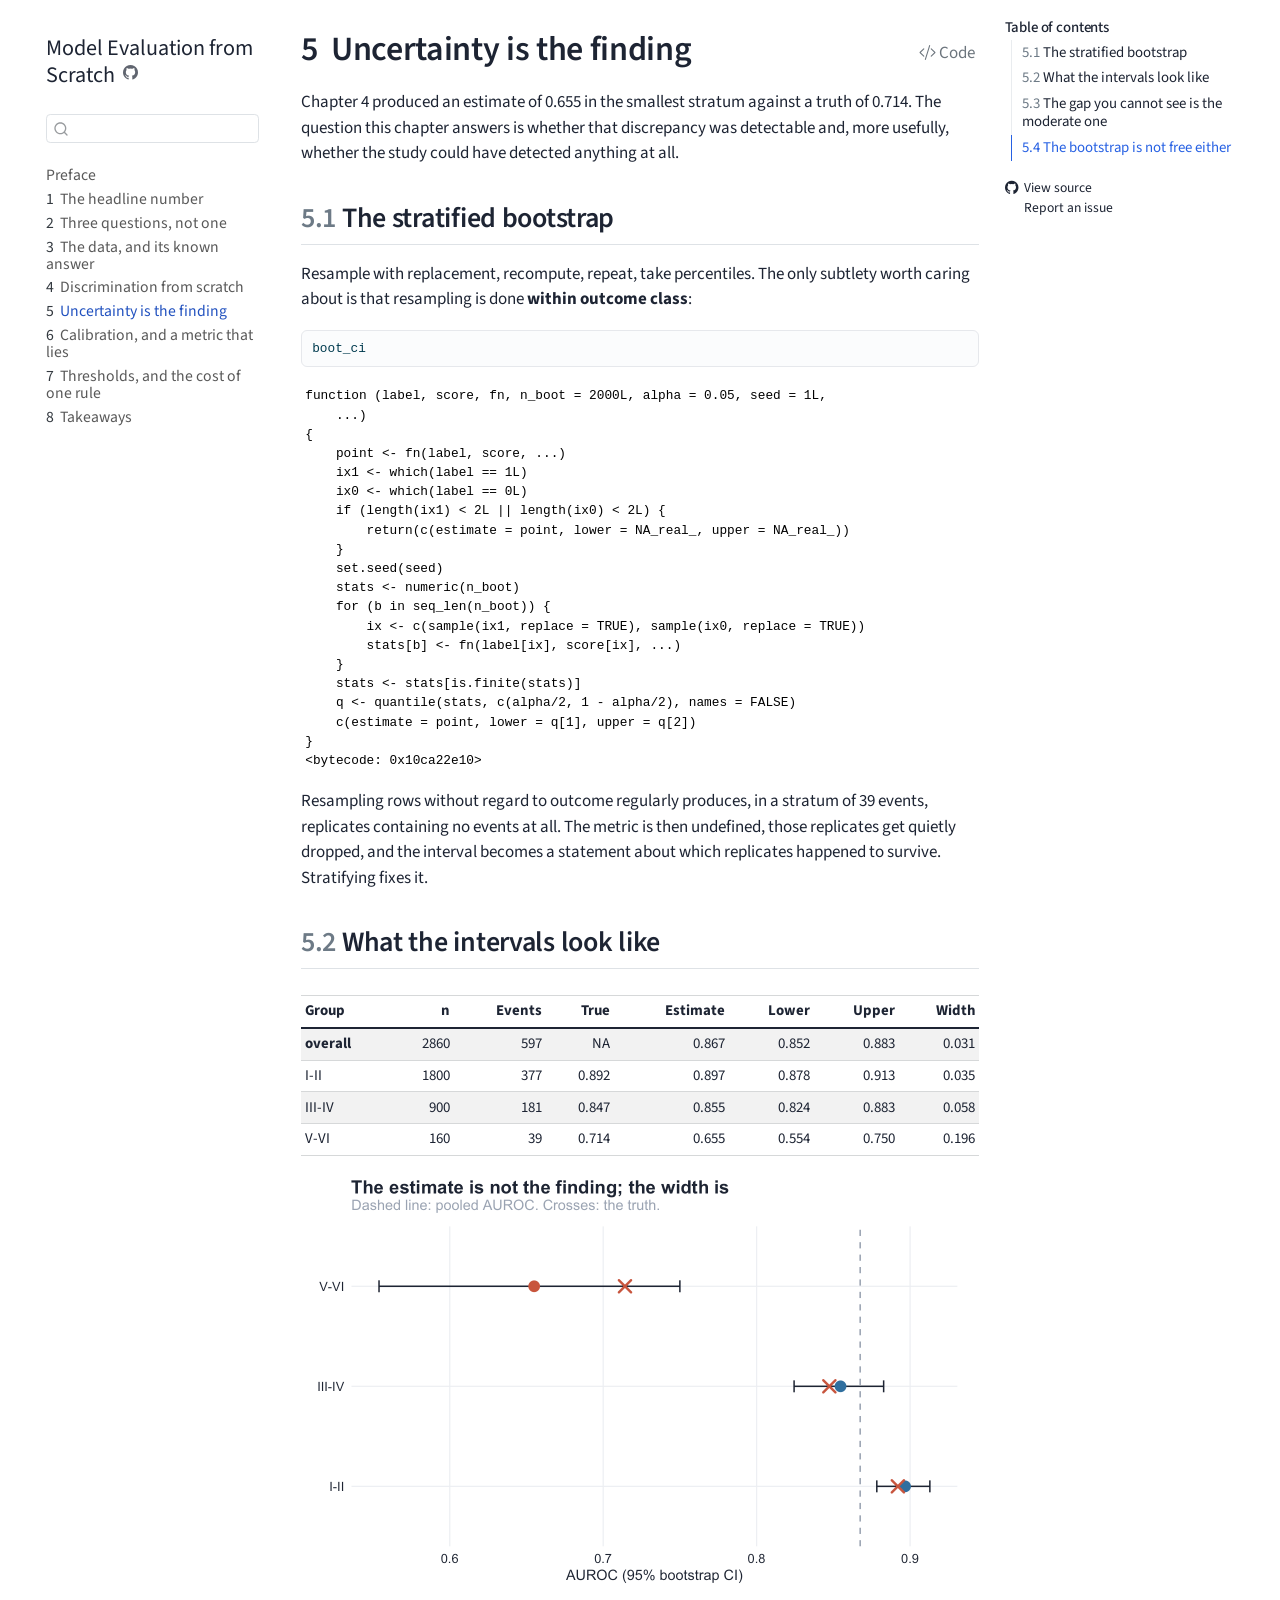
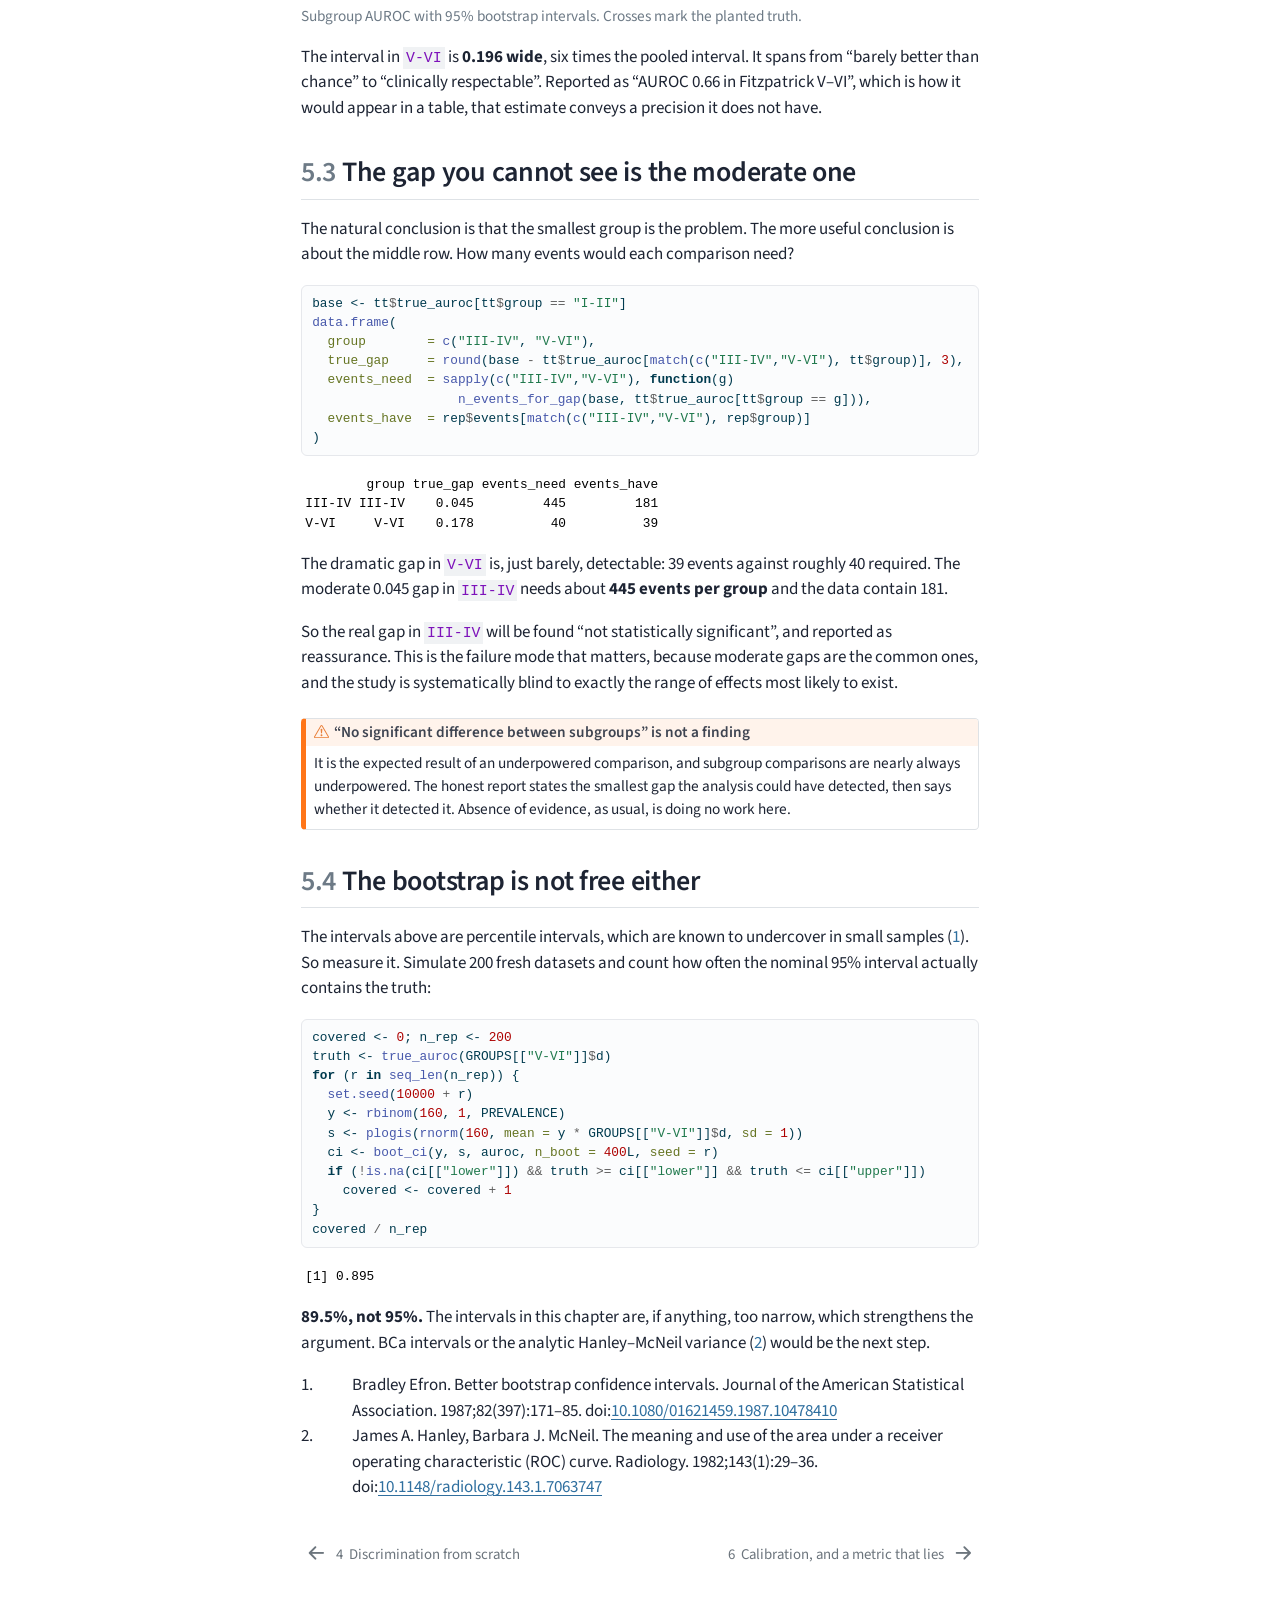
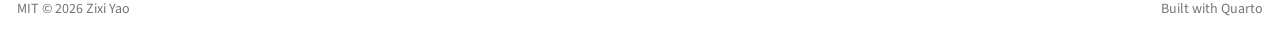
<file: docs/chapters/05-uncertainty.html>
<!DOCTYPE html>
<html xmlns="http://www.w3.org/1999/xhtml" lang="en" xml:lang="en"><head>

<meta charset="utf-8">
<meta name="generator" content="quarto-1.8.27">

<meta name="viewport" content="width=device-width, initial-scale=1.0, user-scalable=yes">


<title>5&nbsp; Uncertainty is the finding – Model Evaluation from Scratch</title>
<style>
code{white-space: pre-wrap;}
span.smallcaps{font-variant: small-caps;}
div.columns{display: flex; gap: min(4vw, 1.5em);}
div.column{flex: auto; overflow-x: auto;}
div.hanging-indent{margin-left: 1.5em; text-indent: -1.5em;}
ul.task-list{list-style: none;}
ul.task-list li input[type="checkbox"] {
  width: 0.8em;
  margin: 0 0.8em 0.2em -1em; /* quarto-specific, see https://github.com/quarto-dev/quarto-cli/issues/4556 */ 
  vertical-align: middle;
}
/* CSS for syntax highlighting */
html { -webkit-text-size-adjust: 100%; }
pre > code.sourceCode { white-space: pre; position: relative; }
pre > code.sourceCode > span { display: inline-block; line-height: 1.25; }
pre > code.sourceCode > span:empty { height: 1.2em; }
.sourceCode { overflow: visible; }
code.sourceCode > span { color: inherit; text-decoration: inherit; }
div.sourceCode { margin: 1em 0; }
pre.sourceCode { margin: 0; }
@media screen {
div.sourceCode { overflow: auto; }
}
@media print {
pre > code.sourceCode { white-space: pre-wrap; }
pre > code.sourceCode > span { text-indent: -5em; padding-left: 5em; }
}
pre.numberSource code
  { counter-reset: source-line 0; }
pre.numberSource code > span
  { position: relative; left: -4em; counter-increment: source-line; }
pre.numberSource code > span > a:first-child::before
  { content: counter(source-line);
    position: relative; left: -1em; text-align: right; vertical-align: baseline;
    border: none; display: inline-block;
    -webkit-touch-callout: none; -webkit-user-select: none;
    -khtml-user-select: none; -moz-user-select: none;
    -ms-user-select: none; user-select: none;
    padding: 0 4px; width: 4em;
  }
pre.numberSource { margin-left: 3em;  padding-left: 4px; }
div.sourceCode
  {   }
@media screen {
pre > code.sourceCode > span > a:first-child::before { text-decoration: underline; }
}
/* CSS for citations */
div.csl-bib-body { }
div.csl-entry {
  clear: both;
}
.hanging-indent div.csl-entry {
  margin-left:2em;
  text-indent:-2em;
}
div.csl-left-margin {
  min-width:2em;
  float:left;
}
div.csl-right-inline {
  margin-left:2em;
  padding-left:1em;
}
div.csl-indent {
  margin-left: 2em;
}</style>


<script src="../site_libs/quarto-nav/quarto-nav.js"></script>
<script src="../site_libs/quarto-nav/headroom.min.js"></script>
<script src="../site_libs/clipboard/clipboard.min.js"></script>
<script src="../site_libs/quarto-search/autocomplete.umd.js"></script>
<script src="../site_libs/quarto-search/fuse.min.js"></script>
<script src="../site_libs/quarto-search/quarto-search.js"></script>
<meta name="quarto:offset" content="../">
<link href="../chapters/06-calibration.html" rel="next">
<link href="../chapters/04-discrimination.html" rel="prev">
<script src="../site_libs/quarto-html/quarto.js" type="module"></script>
<script src="../site_libs/quarto-html/tabsets/tabsets.js" type="module"></script>
<script src="../site_libs/quarto-html/axe/axe-check.js" type="module"></script>
<script src="../site_libs/quarto-html/popper.min.js"></script>
<script src="../site_libs/quarto-html/tippy.umd.min.js"></script>
<script src="../site_libs/quarto-html/anchor.min.js"></script>
<link href="../site_libs/quarto-html/tippy.css" rel="stylesheet">
<link href="../site_libs/quarto-html/quarto-syntax-highlighting-ed96de9b727972fe78a7b5d16c58bf87.css" rel="stylesheet" id="quarto-text-highlighting-styles">
<script src="../site_libs/bootstrap/bootstrap.min.js"></script>
<link href="../site_libs/bootstrap/bootstrap-icons.css" rel="stylesheet">
<link href="../site_libs/bootstrap/bootstrap-27c261d06b905028a18691de25d09dde.min.css" rel="stylesheet" append-hash="true" id="quarto-bootstrap" data-mode="light">
<script id="quarto-search-options" type="application/json">{
  "location": "sidebar",
  "copy-button": false,
  "collapse-after": 3,
  "panel-placement": "start",
  "type": "textbox",
  "limit": 50,
  "keyboard-shortcut": [
    "f",
    "/",
    "s"
  ],
  "show-item-context": false,
  "language": {
    "search-no-results-text": "No results",
    "search-matching-documents-text": "matching documents",
    "search-copy-link-title": "Copy link to search",
    "search-hide-matches-text": "Hide additional matches",
    "search-more-match-text": "more match in this document",
    "search-more-matches-text": "more matches in this document",
    "search-clear-button-title": "Clear",
    "search-text-placeholder": "",
    "search-detached-cancel-button-title": "Cancel",
    "search-submit-button-title": "Submit",
    "search-label": "Search"
  }
}</script>


<link rel="stylesheet" href="../styles.css">
</head>

<body class="nav-sidebar floating quarto-light">

<div id="quarto-search-results"></div>
  <header id="quarto-header" class="headroom fixed-top">
  <nav class="quarto-secondary-nav">
    <div class="container-fluid d-flex">
      <button type="button" class="quarto-btn-toggle btn" data-bs-toggle="collapse" role="button" data-bs-target=".quarto-sidebar-collapse-item" aria-controls="quarto-sidebar" aria-expanded="false" aria-label="Toggle sidebar navigation" onclick="if (window.quartoToggleHeadroom) { window.quartoToggleHeadroom(); }">
        <i class="bi bi-layout-text-sidebar-reverse"></i>
      </button>
        <nav class="quarto-page-breadcrumbs" aria-label="breadcrumb"><ol class="breadcrumb"><li class="breadcrumb-item"><a href="../chapters/05-uncertainty.html"><span class="chapter-number">5</span>&nbsp; <span class="chapter-title">Uncertainty is the finding</span></a></li></ol></nav>
        <a class="flex-grow-1" role="navigation" data-bs-toggle="collapse" data-bs-target=".quarto-sidebar-collapse-item" aria-controls="quarto-sidebar" aria-expanded="false" aria-label="Toggle sidebar navigation" onclick="if (window.quartoToggleHeadroom) { window.quartoToggleHeadroom(); }">      
        </a>
      <button type="button" class="btn quarto-search-button" aria-label="Search" onclick="window.quartoOpenSearch();">
        <i class="bi bi-search"></i>
      </button>
    </div>
  </nav>
</header>
<!-- content -->
<div id="quarto-content" class="quarto-container page-columns page-rows-contents page-layout-article">
<!-- sidebar -->
  <nav id="quarto-sidebar" class="sidebar collapse collapse-horizontal quarto-sidebar-collapse-item sidebar-navigation floating overflow-auto">
    <div class="pt-lg-2 mt-2 text-left sidebar-header">
    <div class="sidebar-title mb-0 py-0">
      <a href="../">Model Evaluation from Scratch</a> 
        <div class="sidebar-tools-main">
    <a href="https://github.com/Lexiyao/model-evaluation-from-scratch" title="Source Code" class="quarto-navigation-tool px-1" aria-label="Source Code"><i class="bi bi-github"></i></a>
</div>
    </div>
      </div>
        <div class="mt-2 flex-shrink-0 align-items-center">
        <div class="sidebar-search">
        <div id="quarto-search" class="" title="Search"></div>
        </div>
        </div>
    <div class="sidebar-menu-container"> 
    <ul class="list-unstyled mt-1">
        <li class="sidebar-item">
  <div class="sidebar-item-container"> 
  <a href="../index.html" class="sidebar-item-text sidebar-link">
 <span class="menu-text">Preface</span></a>
  </div>
</li>
        <li class="sidebar-item">
  <div class="sidebar-item-container"> 
  <a href="../chapters/01-headline-number.html" class="sidebar-item-text sidebar-link">
 <span class="menu-text"><span class="chapter-number">1</span>&nbsp; <span class="chapter-title">The headline number</span></span></a>
  </div>
</li>
        <li class="sidebar-item">
  <div class="sidebar-item-container"> 
  <a href="../chapters/02-three-questions.html" class="sidebar-item-text sidebar-link">
 <span class="menu-text"><span class="chapter-number">2</span>&nbsp; <span class="chapter-title">Three questions, not one</span></span></a>
  </div>
</li>
        <li class="sidebar-item">
  <div class="sidebar-item-container"> 
  <a href="../chapters/03-the-data.html" class="sidebar-item-text sidebar-link">
 <span class="menu-text"><span class="chapter-number">3</span>&nbsp; <span class="chapter-title">The data, and its known answer</span></span></a>
  </div>
</li>
        <li class="sidebar-item">
  <div class="sidebar-item-container"> 
  <a href="../chapters/04-discrimination.html" class="sidebar-item-text sidebar-link">
 <span class="menu-text"><span class="chapter-number">4</span>&nbsp; <span class="chapter-title">Discrimination from scratch</span></span></a>
  </div>
</li>
        <li class="sidebar-item">
  <div class="sidebar-item-container"> 
  <a href="../chapters/05-uncertainty.html" class="sidebar-item-text sidebar-link active">
 <span class="menu-text"><span class="chapter-number">5</span>&nbsp; <span class="chapter-title">Uncertainty is the finding</span></span></a>
  </div>
</li>
        <li class="sidebar-item">
  <div class="sidebar-item-container"> 
  <a href="../chapters/06-calibration.html" class="sidebar-item-text sidebar-link">
 <span class="menu-text"><span class="chapter-number">6</span>&nbsp; <span class="chapter-title">Calibration, and a metric that lies</span></span></a>
  </div>
</li>
        <li class="sidebar-item">
  <div class="sidebar-item-container"> 
  <a href="../chapters/07-thresholds.html" class="sidebar-item-text sidebar-link">
 <span class="menu-text"><span class="chapter-number">7</span>&nbsp; <span class="chapter-title">Thresholds, and the cost of one rule</span></span></a>
  </div>
</li>
        <li class="sidebar-item">
  <div class="sidebar-item-container"> 
  <a href="../chapters/08-takeaways.html" class="sidebar-item-text sidebar-link">
 <span class="menu-text"><span class="chapter-number">8</span>&nbsp; <span class="chapter-title">Takeaways</span></span></a>
  </div>
</li>
    </ul>
    </div>
</nav>
<div id="quarto-sidebar-glass" class="quarto-sidebar-collapse-item" data-bs-toggle="collapse" data-bs-target=".quarto-sidebar-collapse-item"></div>
<!-- margin-sidebar -->
    <div id="quarto-margin-sidebar" class="sidebar margin-sidebar">
        <nav id="TOC" role="doc-toc" class="toc-active">
    <h2 id="toc-title">Table of contents</h2>
   
  <ul>
  <li><a href="#the-stratified-bootstrap" id="toc-the-stratified-bootstrap" class="nav-link active" data-scroll-target="#the-stratified-bootstrap"><span class="header-section-number">5.1</span> The stratified bootstrap</a></li>
  <li><a href="#what-the-intervals-look-like" id="toc-what-the-intervals-look-like" class="nav-link" data-scroll-target="#what-the-intervals-look-like"><span class="header-section-number">5.2</span> What the intervals look like</a></li>
  <li><a href="#the-gap-you-cannot-see-is-the-moderate-one" id="toc-the-gap-you-cannot-see-is-the-moderate-one" class="nav-link" data-scroll-target="#the-gap-you-cannot-see-is-the-moderate-one"><span class="header-section-number">5.3</span> The gap you cannot see is the moderate one</a></li>
  <li><a href="#the-bootstrap-is-not-free-either" id="toc-the-bootstrap-is-not-free-either" class="nav-link" data-scroll-target="#the-bootstrap-is-not-free-either"><span class="header-section-number">5.4</span> The bootstrap is not free either</a></li>
  </ul>
<div class="toc-actions"><ul><li><a href="https://github.com/Lexiyao/model-evaluation-from-scratch/blob/main/chapters/05-uncertainty.qmd" class="toc-action"><i class="bi bi-github"></i>View source</a></li><li><a href="https://github.com/Lexiyao/model-evaluation-from-scratch/issues/new" class="toc-action"><i class="bi empty"></i>Report an issue</a></li></ul></div></nav>
    </div>
<!-- main -->
<main class="content" id="quarto-document-content">

<header id="title-block-header" class="quarto-title-block default">
<div class="quarto-title">
<div class="quarto-title-block"><div><h1 class="title"><span class="chapter-number">5</span>&nbsp; <span class="chapter-title">Uncertainty is the finding</span></h1><button type="button" class="btn code-tools-button" id="quarto-code-tools-source"><i class="bi"></i> Code</button></div></div>
</div>



<div class="quarto-title-meta">

    
  
    
  </div>
  


</header>


<p>Chapter 4 produced an estimate of 0.655 in the smallest stratum against a truth of 0.714. The question this chapter answers is whether that discrepancy was detectable and, more usefully, whether the study could have detected anything at all.</p>
<section id="the-stratified-bootstrap" class="level2" data-number="5.1">
<h2 data-number="5.1" class="anchored" data-anchor-id="the-stratified-bootstrap"><span class="header-section-number">5.1</span> The stratified bootstrap</h2>
<p>Resample with replacement, recompute, repeat, take percentiles. The only subtlety worth caring about is that resampling is done <strong>within outcome class</strong>:</p>
<div class="cell">
<div class="code-copy-outer-scaffold"><div class="sourceCode cell-code" id="cb1"><pre class="sourceCode r code-with-copy"><code class="sourceCode r"><span id="cb1-1"><a href="#cb1-1" aria-hidden="true" tabindex="-1"></a>boot_ci</span></code></pre></div><button title="Copy to Clipboard" class="code-copy-button"><i class="bi"></i></button></div>
<div class="cell-output cell-output-stdout">
<pre><code>function (label, score, fn, n_boot = 2000L, alpha = 0.05, seed = 1L, 
    ...) 
{
    point &lt;- fn(label, score, ...)
    ix1 &lt;- which(label == 1L)
    ix0 &lt;- which(label == 0L)
    if (length(ix1) &lt; 2L || length(ix0) &lt; 2L) {
        return(c(estimate = point, lower = NA_real_, upper = NA_real_))
    }
    set.seed(seed)
    stats &lt;- numeric(n_boot)
    for (b in seq_len(n_boot)) {
        ix &lt;- c(sample(ix1, replace = TRUE), sample(ix0, replace = TRUE))
        stats[b] &lt;- fn(label[ix], score[ix], ...)
    }
    stats &lt;- stats[is.finite(stats)]
    q &lt;- quantile(stats, c(alpha/2, 1 - alpha/2), names = FALSE)
    c(estimate = point, lower = q[1], upper = q[2])
}
&lt;bytecode: 0x10ca22e10&gt;</code></pre>
</div>
</div>
<p>Resampling rows without regard to outcome regularly produces, in a stratum of 39 events, replicates containing no events at all. The metric is then undefined, those replicates get quietly dropped, and the interval becomes a statement about which replicates happened to survive. Stratifying fixes it.</p>
</section>
<section id="what-the-intervals-look-like" class="level2" data-number="5.2">
<h2 data-number="5.2" class="anchored" data-anchor-id="what-the-intervals-look-like"><span class="header-section-number">5.2</span> What the intervals look like</h2>
<div class="cell">
<div class="cell-output-display">
<table class="caption-top table table-sm table-striped small">
<thead>
<tr class="header">
<th style="text-align: left;">Group</th>
<th style="text-align: right;">n</th>
<th style="text-align: right;">Events</th>
<th style="text-align: right;">True</th>
<th style="text-align: right;">Estimate</th>
<th style="text-align: right;">Lower</th>
<th style="text-align: right;">Upper</th>
<th style="text-align: right;">Width</th>
</tr>
</thead>
<tbody>
<tr class="odd">
<td style="text-align: left;"><strong>overall</strong></td>
<td style="text-align: right;">2860</td>
<td style="text-align: right;">597</td>
<td style="text-align: right;">NA</td>
<td style="text-align: right;">0.867</td>
<td style="text-align: right;">0.852</td>
<td style="text-align: right;">0.883</td>
<td style="text-align: right;">0.031</td>
</tr>
<tr class="even">
<td style="text-align: left;">I-II</td>
<td style="text-align: right;">1800</td>
<td style="text-align: right;">377</td>
<td style="text-align: right;">0.892</td>
<td style="text-align: right;">0.897</td>
<td style="text-align: right;">0.878</td>
<td style="text-align: right;">0.913</td>
<td style="text-align: right;">0.035</td>
</tr>
<tr class="odd">
<td style="text-align: left;">III-IV</td>
<td style="text-align: right;">900</td>
<td style="text-align: right;">181</td>
<td style="text-align: right;">0.847</td>
<td style="text-align: right;">0.855</td>
<td style="text-align: right;">0.824</td>
<td style="text-align: right;">0.883</td>
<td style="text-align: right;">0.058</td>
</tr>
<tr class="even">
<td style="text-align: left;">V-VI</td>
<td style="text-align: right;">160</td>
<td style="text-align: right;">39</td>
<td style="text-align: right;">0.714</td>
<td style="text-align: right;">0.655</td>
<td style="text-align: right;">0.554</td>
<td style="text-align: right;">0.750</td>
<td style="text-align: right;">0.196</td>
</tr>
</tbody>
</table>
</div>
</div>
<div class="cell">
<div class="cell-output-display">
<div class="quarto-figure quarto-figure-center">
<figure class="figure">
<p><img src="05-uncertainty_files/figure-html/unnamed-chunk-4-1.png" class="img-fluid figure-img" width="672"></p>
<figcaption>Subgroup AUROC with 95% bootstrap intervals. Crosses mark the planted truth.</figcaption>
</figure>
</div>
</div>
</div>
<p>The interval in <code>V-VI</code> is <strong>0.196 wide</strong>, six times the pooled interval. It spans from “barely better than chance” to “clinically respectable”. Reported as “AUROC 0.66 in Fitzpatrick V–VI”, which is how it would appear in a table, that estimate conveys a precision it does not have.</p>
</section>
<section id="the-gap-you-cannot-see-is-the-moderate-one" class="level2" data-number="5.3">
<h2 data-number="5.3" class="anchored" data-anchor-id="the-gap-you-cannot-see-is-the-moderate-one"><span class="header-section-number">5.3</span> The gap you cannot see is the moderate one</h2>
<p>The natural conclusion is that the smallest group is the problem. The more useful conclusion is about the middle row. How many events would each comparison need?</p>
<div class="cell">
<div class="code-copy-outer-scaffold"><div class="sourceCode cell-code" id="cb3"><pre class="sourceCode r code-with-copy"><code class="sourceCode r"><span id="cb3-1"><a href="#cb3-1" aria-hidden="true" tabindex="-1"></a>base <span class="ot">&lt;-</span> tt<span class="sc">$</span>true_auroc[tt<span class="sc">$</span>group <span class="sc">==</span> <span class="st">"I-II"</span>]</span>
<span id="cb3-2"><a href="#cb3-2" aria-hidden="true" tabindex="-1"></a><span class="fu">data.frame</span>(</span>
<span id="cb3-3"><a href="#cb3-3" aria-hidden="true" tabindex="-1"></a>  <span class="at">group        =</span> <span class="fu">c</span>(<span class="st">"III-IV"</span>, <span class="st">"V-VI"</span>),</span>
<span id="cb3-4"><a href="#cb3-4" aria-hidden="true" tabindex="-1"></a>  <span class="at">true_gap     =</span> <span class="fu">round</span>(base <span class="sc">-</span> tt<span class="sc">$</span>true_auroc[<span class="fu">match</span>(<span class="fu">c</span>(<span class="st">"III-IV"</span>,<span class="st">"V-VI"</span>), tt<span class="sc">$</span>group)], <span class="dv">3</span>),</span>
<span id="cb3-5"><a href="#cb3-5" aria-hidden="true" tabindex="-1"></a>  <span class="at">events_need  =</span> <span class="fu">sapply</span>(<span class="fu">c</span>(<span class="st">"III-IV"</span>,<span class="st">"V-VI"</span>), <span class="cf">function</span>(g)</span>
<span id="cb3-6"><a href="#cb3-6" aria-hidden="true" tabindex="-1"></a>                   <span class="fu">n_events_for_gap</span>(base, tt<span class="sc">$</span>true_auroc[tt<span class="sc">$</span>group <span class="sc">==</span> g])),</span>
<span id="cb3-7"><a href="#cb3-7" aria-hidden="true" tabindex="-1"></a>  <span class="at">events_have  =</span> rep<span class="sc">$</span>events[<span class="fu">match</span>(<span class="fu">c</span>(<span class="st">"III-IV"</span>,<span class="st">"V-VI"</span>), rep<span class="sc">$</span>group)]</span>
<span id="cb3-8"><a href="#cb3-8" aria-hidden="true" tabindex="-1"></a>)</span></code></pre></div><button title="Copy to Clipboard" class="code-copy-button"><i class="bi"></i></button></div>
<div class="cell-output cell-output-stdout">
<pre><code>        group true_gap events_need events_have
III-IV III-IV    0.045         445         181
V-VI     V-VI    0.178          40          39</code></pre>
</div>
</div>
<p>The dramatic gap in <code>V-VI</code> is, just barely, detectable: 39 events against roughly 40 required. The moderate 0.045 gap in <code>III-IV</code> needs about <strong>445 events per group</strong> and the data contain 181.</p>
<p>So the real gap in <code>III-IV</code> will be found “not statistically significant”, and reported as reassurance. This is the failure mode that matters, because moderate gaps are the common ones, and the study is systematically blind to exactly the range of effects most likely to exist.</p>
<div class="callout callout-style-default callout-warning callout-titled">
<div class="callout-header d-flex align-content-center">
<div class="callout-icon-container">
<i class="callout-icon"></i>
</div>
<div class="callout-title-container flex-fill">
<span class="screen-reader-only">Warning</span>“No significant difference between subgroups” is not a finding
</div>
</div>
<div class="callout-body-container callout-body">
<p>It is the expected result of an underpowered comparison, and subgroup comparisons are nearly always underpowered. The honest report states the smallest gap the analysis could have detected, then says whether it detected it. Absence of evidence, as usual, is doing no work here.</p>
</div>
</div>
</section>
<section id="the-bootstrap-is-not-free-either" class="level2" data-number="5.4">
<h2 data-number="5.4" class="anchored" data-anchor-id="the-bootstrap-is-not-free-either"><span class="header-section-number">5.4</span> The bootstrap is not free either</h2>
<p>The intervals above are percentile intervals, which are known to undercover in small samples <span class="citation" data-cites="efron1987">(<a href="#ref-efron1987" role="doc-biblioref">1</a>)</span>. So measure it. Simulate 200 fresh datasets and count how often the nominal 95% interval actually contains the truth:</p>
<div class="cell">
<div class="code-copy-outer-scaffold"><div class="sourceCode cell-code" id="cb5"><pre class="sourceCode r code-with-copy"><code class="sourceCode r"><span id="cb5-1"><a href="#cb5-1" aria-hidden="true" tabindex="-1"></a>covered <span class="ot">&lt;-</span> <span class="dv">0</span>; n_rep <span class="ot">&lt;-</span> <span class="dv">200</span></span>
<span id="cb5-2"><a href="#cb5-2" aria-hidden="true" tabindex="-1"></a>truth <span class="ot">&lt;-</span> <span class="fu">true_auroc</span>(GROUPS[[<span class="st">"V-VI"</span>]]<span class="sc">$</span>d)</span>
<span id="cb5-3"><a href="#cb5-3" aria-hidden="true" tabindex="-1"></a><span class="cf">for</span> (r <span class="cf">in</span> <span class="fu">seq_len</span>(n_rep)) {</span>
<span id="cb5-4"><a href="#cb5-4" aria-hidden="true" tabindex="-1"></a>  <span class="fu">set.seed</span>(<span class="dv">10000</span> <span class="sc">+</span> r)</span>
<span id="cb5-5"><a href="#cb5-5" aria-hidden="true" tabindex="-1"></a>  y <span class="ot">&lt;-</span> <span class="fu">rbinom</span>(<span class="dv">160</span>, <span class="dv">1</span>, PREVALENCE)</span>
<span id="cb5-6"><a href="#cb5-6" aria-hidden="true" tabindex="-1"></a>  s <span class="ot">&lt;-</span> <span class="fu">plogis</span>(<span class="fu">rnorm</span>(<span class="dv">160</span>, <span class="at">mean =</span> y <span class="sc">*</span> GROUPS[[<span class="st">"V-VI"</span>]]<span class="sc">$</span>d, <span class="at">sd =</span> <span class="dv">1</span>))</span>
<span id="cb5-7"><a href="#cb5-7" aria-hidden="true" tabindex="-1"></a>  ci <span class="ot">&lt;-</span> <span class="fu">boot_ci</span>(y, s, auroc, <span class="at">n_boot =</span> <span class="dv">400</span>L, <span class="at">seed =</span> r)</span>
<span id="cb5-8"><a href="#cb5-8" aria-hidden="true" tabindex="-1"></a>  <span class="cf">if</span> (<span class="sc">!</span><span class="fu">is.na</span>(ci[[<span class="st">"lower"</span>]]) <span class="sc">&amp;&amp;</span> truth <span class="sc">&gt;=</span> ci[[<span class="st">"lower"</span>]] <span class="sc">&amp;&amp;</span> truth <span class="sc">&lt;=</span> ci[[<span class="st">"upper"</span>]])</span>
<span id="cb5-9"><a href="#cb5-9" aria-hidden="true" tabindex="-1"></a>    covered <span class="ot">&lt;-</span> covered <span class="sc">+</span> <span class="dv">1</span></span>
<span id="cb5-10"><a href="#cb5-10" aria-hidden="true" tabindex="-1"></a>}</span>
<span id="cb5-11"><a href="#cb5-11" aria-hidden="true" tabindex="-1"></a>covered <span class="sc">/</span> n_rep</span></code></pre></div><button title="Copy to Clipboard" class="code-copy-button"><i class="bi"></i></button></div>
<div class="cell-output cell-output-stdout">
<pre><code>[1] 0.895</code></pre>
</div>
</div>
<p><strong>89.5%, not 95%.</strong> The intervals in this chapter are, if anything, too narrow, which strengthens the argument. BCa intervals or the analytic Hanley–McNeil variance <span class="citation" data-cites="hanley1982">(<a href="#ref-hanley1982" role="doc-biblioref">2</a>)</span> would be the next step.</p>


<!-- -->

<div id="refs" class="references csl-bib-body" role="list">
<div id="ref-efron1987" class="csl-entry" role="listitem">
<div class="csl-left-margin">1. </div><div class="csl-right-inline">Bradley Efron. Better bootstrap confidence intervals. Journal of the American Statistical Association. 1987;82(397):171–85. doi:<a href="https://doi.org/10.1080/01621459.1987.10478410">10.1080/01621459.1987.10478410</a></div>
</div>
<div id="ref-hanley1982" class="csl-entry" role="listitem">
<div class="csl-left-margin">2. </div><div class="csl-right-inline">James A. Hanley, Barbara J. McNeil. The meaning and use of the area under a receiver operating characteristic (<span>ROC</span>) curve. Radiology. 1982;143(1):29–36. doi:<a href="https://doi.org/10.1148/radiology.143.1.7063747">10.1148/radiology.143.1.7063747</a></div>
</div>
</div>
</section>

</main> <!-- /main -->
<script id="quarto-html-after-body" type="application/javascript">
  window.document.addEventListener("DOMContentLoaded", function (event) {
    const icon = "";
    const anchorJS = new window.AnchorJS();
    anchorJS.options = {
      placement: 'right',
      icon: icon
    };
    anchorJS.add('.anchored');
    const isCodeAnnotation = (el) => {
      for (const clz of el.classList) {
        if (clz.startsWith('code-annotation-')) {                     
          return true;
        }
      }
      return false;
    }
    const onCopySuccess = function(e) {
      // button target
      const button = e.trigger;
      // don't keep focus
      button.blur();
      // flash "checked"
      button.classList.add('code-copy-button-checked');
      var currentTitle = button.getAttribute("title");
      button.setAttribute("title", "Copied!");
      let tooltip;
      if (window.bootstrap) {
        button.setAttribute("data-bs-toggle", "tooltip");
        button.setAttribute("data-bs-placement", "left");
        button.setAttribute("data-bs-title", "Copied!");
        tooltip = new bootstrap.Tooltip(button, 
          { trigger: "manual", 
            customClass: "code-copy-button-tooltip",
            offset: [0, -8]});
        tooltip.show();    
      }
      setTimeout(function() {
        if (tooltip) {
          tooltip.hide();
          button.removeAttribute("data-bs-title");
          button.removeAttribute("data-bs-toggle");
          button.removeAttribute("data-bs-placement");
        }
        button.setAttribute("title", currentTitle);
        button.classList.remove('code-copy-button-checked');
      }, 1000);
      // clear code selection
      e.clearSelection();
    }
    const getTextToCopy = function(trigger) {
      const outerScaffold = trigger.parentElement.cloneNode(true);
      const codeEl = outerScaffold.querySelector('code');
      for (const childEl of codeEl.children) {
        if (isCodeAnnotation(childEl)) {
          childEl.remove();
        }
      }
      return codeEl.innerText;
    }
    const clipboard = new window.ClipboardJS('.code-copy-button:not([data-in-quarto-modal])', {
      text: getTextToCopy
    });
    clipboard.on('success', onCopySuccess);
    if (window.document.getElementById('quarto-embedded-source-code-modal')) {
      const clipboardModal = new window.ClipboardJS('.code-copy-button[data-in-quarto-modal]', {
        text: getTextToCopy,
        container: window.document.getElementById('quarto-embedded-source-code-modal')
      });
      clipboardModal.on('success', onCopySuccess);
    }
    const viewSource = window.document.getElementById('quarto-view-source') ||
                       window.document.getElementById('quarto-code-tools-source');
    if (viewSource) {
      const sourceUrl = viewSource.getAttribute("data-quarto-source-url");
      viewSource.addEventListener("click", function(e) {
        if (sourceUrl) {
          // rstudio viewer pane
          if (/\bcapabilities=\b/.test(window.location)) {
            window.open(sourceUrl);
          } else {
            window.location.href = sourceUrl;
          }
        } else {
          const modal = new bootstrap.Modal(document.getElementById('quarto-embedded-source-code-modal'));
          modal.show();
        }
        return false;
      });
    }
    function toggleCodeHandler(show) {
      return function(e) {
        const detailsSrc = window.document.querySelectorAll(".cell > details > .sourceCode");
        for (let i=0; i<detailsSrc.length; i++) {
          const details = detailsSrc[i].parentElement;
          if (show) {
            details.open = true;
          } else {
            details.removeAttribute("open");
          }
        }
        const cellCodeDivs = window.document.querySelectorAll(".cell > .sourceCode");
        const fromCls = show ? "hidden" : "unhidden";
        const toCls = show ? "unhidden" : "hidden";
        for (let i=0; i<cellCodeDivs.length; i++) {
          const codeDiv = cellCodeDivs[i];
          if (codeDiv.classList.contains(fromCls)) {
            codeDiv.classList.remove(fromCls);
            codeDiv.classList.add(toCls);
          } 
        }
        return false;
      }
    }
    const hideAllCode = window.document.getElementById("quarto-hide-all-code");
    if (hideAllCode) {
      hideAllCode.addEventListener("click", toggleCodeHandler(false));
    }
    const showAllCode = window.document.getElementById("quarto-show-all-code");
    if (showAllCode) {
      showAllCode.addEventListener("click", toggleCodeHandler(true));
    }
      var localhostRegex = new RegExp(/^(?:http|https):\/\/localhost\:?[0-9]*\//);
      var mailtoRegex = new RegExp(/^mailto:/);
        var filterRegex = new RegExp('/' + window.location.host + '/');
      var isInternal = (href) => {
          return filterRegex.test(href) || localhostRegex.test(href) || mailtoRegex.test(href);
      }
      // Inspect non-navigation links and adorn them if external
     var links = window.document.querySelectorAll('a[href]:not(.nav-link):not(.navbar-brand):not(.toc-action):not(.sidebar-link):not(.sidebar-item-toggle):not(.pagination-link):not(.no-external):not([aria-hidden]):not(.dropdown-item):not(.quarto-navigation-tool):not(.about-link)');
      for (var i=0; i<links.length; i++) {
        const link = links[i];
        if (!isInternal(link.href)) {
          // undo the damage that might have been done by quarto-nav.js in the case of
          // links that we want to consider external
          if (link.dataset.originalHref !== undefined) {
            link.href = link.dataset.originalHref;
          }
        }
      }
    function tippyHover(el, contentFn, onTriggerFn, onUntriggerFn) {
      const config = {
        allowHTML: true,
        maxWidth: 500,
        delay: 100,
        arrow: false,
        appendTo: function(el) {
            return el.parentElement;
        },
        interactive: true,
        interactiveBorder: 10,
        theme: 'quarto',
        placement: 'bottom-start',
      };
      if (contentFn) {
        config.content = contentFn;
      }
      if (onTriggerFn) {
        config.onTrigger = onTriggerFn;
      }
      if (onUntriggerFn) {
        config.onUntrigger = onUntriggerFn;
      }
      window.tippy(el, config); 
    }
    const noterefs = window.document.querySelectorAll('a[role="doc-noteref"]');
    for (var i=0; i<noterefs.length; i++) {
      const ref = noterefs[i];
      tippyHover(ref, function() {
        // use id or data attribute instead here
        let href = ref.getAttribute('data-footnote-href') || ref.getAttribute('href');
        try { href = new URL(href).hash; } catch {}
        const id = href.replace(/^#\/?/, "");
        const note = window.document.getElementById(id);
        if (note) {
          return note.innerHTML;
        } else {
          return "";
        }
      });
    }
    const xrefs = window.document.querySelectorAll('a.quarto-xref');
    const processXRef = (id, note) => {
      // Strip column container classes
      const stripColumnClz = (el) => {
        el.classList.remove("page-full", "page-columns");
        if (el.children) {
          for (const child of el.children) {
            stripColumnClz(child);
          }
        }
      }
      stripColumnClz(note)
      if (id === null || id.startsWith('sec-')) {
        // Special case sections, only their first couple elements
        const container = document.createElement("div");
        if (note.children && note.children.length > 2) {
          container.appendChild(note.children[0].cloneNode(true));
          for (let i = 1; i < note.children.length; i++) {
            const child = note.children[i];
            if (child.tagName === "P" && child.innerText === "") {
              continue;
            } else {
              container.appendChild(child.cloneNode(true));
              break;
            }
          }
          if (window.Quarto?.typesetMath) {
            window.Quarto.typesetMath(container);
          }
          return container.innerHTML
        } else {
          if (window.Quarto?.typesetMath) {
            window.Quarto.typesetMath(note);
          }
          return note.innerHTML;
        }
      } else {
        // Remove any anchor links if they are present
        const anchorLink = note.querySelector('a.anchorjs-link');
        if (anchorLink) {
          anchorLink.remove();
        }
        if (window.Quarto?.typesetMath) {
          window.Quarto.typesetMath(note);
        }
        if (note.classList.contains("callout")) {
          return note.outerHTML;
        } else {
          return note.innerHTML;
        }
      }
    }
    for (var i=0; i<xrefs.length; i++) {
      const xref = xrefs[i];
      tippyHover(xref, undefined, function(instance) {
        instance.disable();
        let url = xref.getAttribute('href');
        let hash = undefined; 
        if (url.startsWith('#')) {
          hash = url;
        } else {
          try { hash = new URL(url).hash; } catch {}
        }
        if (hash) {
          const id = hash.replace(/^#\/?/, "");
          const note = window.document.getElementById(id);
          if (note !== null) {
            try {
              const html = processXRef(id, note.cloneNode(true));
              instance.setContent(html);
            } finally {
              instance.enable();
              instance.show();
            }
          } else {
            // See if we can fetch this
            fetch(url.split('#')[0])
            .then(res => res.text())
            .then(html => {
              const parser = new DOMParser();
              const htmlDoc = parser.parseFromString(html, "text/html");
              const note = htmlDoc.getElementById(id);
              if (note !== null) {
                const html = processXRef(id, note);
                instance.setContent(html);
              } 
            }).finally(() => {
              instance.enable();
              instance.show();
            });
          }
        } else {
          // See if we can fetch a full url (with no hash to target)
          // This is a special case and we should probably do some content thinning / targeting
          fetch(url)
          .then(res => res.text())
          .then(html => {
            const parser = new DOMParser();
            const htmlDoc = parser.parseFromString(html, "text/html");
            const note = htmlDoc.querySelector('main.content');
            if (note !== null) {
              // This should only happen for chapter cross references
              // (since there is no id in the URL)
              // remove the first header
              if (note.children.length > 0 && note.children[0].tagName === "HEADER") {
                note.children[0].remove();
              }
              const html = processXRef(null, note);
              instance.setContent(html);
            } 
          }).finally(() => {
            instance.enable();
            instance.show();
          });
        }
      }, function(instance) {
      });
    }
        let selectedAnnoteEl;
        const selectorForAnnotation = ( cell, annotation) => {
          let cellAttr = 'data-code-cell="' + cell + '"';
          let lineAttr = 'data-code-annotation="' +  annotation + '"';
          const selector = 'span[' + cellAttr + '][' + lineAttr + ']';
          return selector;
        }
        const selectCodeLines = (annoteEl) => {
          const doc = window.document;
          const targetCell = annoteEl.getAttribute("data-target-cell");
          const targetAnnotation = annoteEl.getAttribute("data-target-annotation");
          const annoteSpan = window.document.querySelector(selectorForAnnotation(targetCell, targetAnnotation));
          const lines = annoteSpan.getAttribute("data-code-lines").split(",");
          const lineIds = lines.map((line) => {
            return targetCell + "-" + line;
          })
          let top = null;
          let height = null;
          let parent = null;
          if (lineIds.length > 0) {
              //compute the position of the single el (top and bottom and make a div)
              const el = window.document.getElementById(lineIds[0]);
              top = el.offsetTop;
              height = el.offsetHeight;
              parent = el.parentElement.parentElement;
            if (lineIds.length > 1) {
              const lastEl = window.document.getElementById(lineIds[lineIds.length - 1]);
              const bottom = lastEl.offsetTop + lastEl.offsetHeight;
              height = bottom - top;
            }
            if (top !== null && height !== null && parent !== null) {
              // cook up a div (if necessary) and position it 
              let div = window.document.getElementById("code-annotation-line-highlight");
              if (div === null) {
                div = window.document.createElement("div");
                div.setAttribute("id", "code-annotation-line-highlight");
                div.style.position = 'absolute';
                parent.appendChild(div);
              }
              div.style.top = top - 2 + "px";
              div.style.height = height + 4 + "px";
              div.style.left = 0;
              let gutterDiv = window.document.getElementById("code-annotation-line-highlight-gutter");
              if (gutterDiv === null) {
                gutterDiv = window.document.createElement("div");
                gutterDiv.setAttribute("id", "code-annotation-line-highlight-gutter");
                gutterDiv.style.position = 'absolute';
                const codeCell = window.document.getElementById(targetCell);
                const gutter = codeCell.querySelector('.code-annotation-gutter');
                gutter.appendChild(gutterDiv);
              }
              gutterDiv.style.top = top - 2 + "px";
              gutterDiv.style.height = height + 4 + "px";
            }
            selectedAnnoteEl = annoteEl;
          }
        };
        const unselectCodeLines = () => {
          const elementsIds = ["code-annotation-line-highlight", "code-annotation-line-highlight-gutter"];
          elementsIds.forEach((elId) => {
            const div = window.document.getElementById(elId);
            if (div) {
              div.remove();
            }
          });
          selectedAnnoteEl = undefined;
        };
          // Handle positioning of the toggle
      window.addEventListener(
        "resize",
        throttle(() => {
          elRect = undefined;
          if (selectedAnnoteEl) {
            selectCodeLines(selectedAnnoteEl);
          }
        }, 10)
      );
      function throttle(fn, ms) {
      let throttle = false;
      let timer;
        return (...args) => {
          if(!throttle) { // first call gets through
              fn.apply(this, args);
              throttle = true;
          } else { // all the others get throttled
              if(timer) clearTimeout(timer); // cancel #2
              timer = setTimeout(() => {
                fn.apply(this, args);
                timer = throttle = false;
              }, ms);
          }
        };
      }
        // Attach click handler to the DT
        const annoteDls = window.document.querySelectorAll('dt[data-target-cell]');
        for (const annoteDlNode of annoteDls) {
          annoteDlNode.addEventListener('click', (event) => {
            const clickedEl = event.target;
            if (clickedEl !== selectedAnnoteEl) {
              unselectCodeLines();
              const activeEl = window.document.querySelector('dt[data-target-cell].code-annotation-active');
              if (activeEl) {
                activeEl.classList.remove('code-annotation-active');
              }
              selectCodeLines(clickedEl);
              clickedEl.classList.add('code-annotation-active');
            } else {
              // Unselect the line
              unselectCodeLines();
              clickedEl.classList.remove('code-annotation-active');
            }
          });
        }
    const findCites = (el) => {
      const parentEl = el.parentElement;
      if (parentEl) {
        const cites = parentEl.dataset.cites;
        if (cites) {
          return {
            el,
            cites: cites.split(' ')
          };
        } else {
          return findCites(el.parentElement)
        }
      } else {
        return undefined;
      }
    };
    var bibliorefs = window.document.querySelectorAll('a[role="doc-biblioref"]');
    for (var i=0; i<bibliorefs.length; i++) {
      const ref = bibliorefs[i];
      const citeInfo = findCites(ref);
      if (citeInfo) {
        tippyHover(citeInfo.el, function() {
          var popup = window.document.createElement('div');
          citeInfo.cites.forEach(function(cite) {
            var citeDiv = window.document.createElement('div');
            citeDiv.classList.add('hanging-indent');
            citeDiv.classList.add('csl-entry');
            var biblioDiv = window.document.getElementById('ref-' + cite);
            if (biblioDiv) {
              citeDiv.innerHTML = biblioDiv.innerHTML;
            }
            popup.appendChild(citeDiv);
          });
          return popup.innerHTML;
        });
      }
    }
  });
  </script>
<nav class="page-navigation">
  <div class="nav-page nav-page-previous">
      <a href="../chapters/04-discrimination.html" class="pagination-link" aria-label="Discrimination from scratch">
        <i class="bi bi-arrow-left-short"></i> <span class="nav-page-text"><span class="chapter-number">4</span>&nbsp; <span class="chapter-title">Discrimination from scratch</span></span>
      </a>          
  </div>
  <div class="nav-page nav-page-next">
      <a href="../chapters/06-calibration.html" class="pagination-link" aria-label="Calibration, and a metric that lies">
        <span class="nav-page-text"><span class="chapter-number">6</span>&nbsp; <span class="chapter-title">Calibration, and a metric that lies</span></span> <i class="bi bi-arrow-right-short"></i>
      </a>
  </div>
</nav><div class="modal fade" id="quarto-embedded-source-code-modal" tabindex="-1" aria-labelledby="quarto-embedded-source-code-modal-label" aria-hidden="true"><div class="modal-dialog modal-dialog-scrollable"><div class="modal-content"><div class="modal-header"><h5 class="modal-title" id="quarto-embedded-source-code-modal-label">Source Code</h5><button class="btn-close" data-bs-dismiss="modal"></button></div><div class="modal-body"><div class="">
<div class="code-copy-outer-scaffold"><div class="sourceCode" id="cb7" data-shortcodes="false"><pre class="sourceCode markdown code-with-copy"><code class="sourceCode markdown"><span id="cb7-1"><a href="#cb7-1" aria-hidden="true" tabindex="-1"></a><span class="fu"># Uncertainty is the finding</span></span>
<span id="cb7-2"><a href="#cb7-2" aria-hidden="true" tabindex="-1"></a></span>
<span id="cb7-5"><a href="#cb7-5" aria-hidden="true" tabindex="-1"></a><span class="in">```{r}</span></span>
<span id="cb7-6"><a href="#cb7-6" aria-hidden="true" tabindex="-1"></a><span class="co">#| include: false</span></span>
<span id="cb7-7"><a href="#cb7-7" aria-hidden="true" tabindex="-1"></a><span class="fu">source</span>(<span class="st">"../R/simulate.R"</span>); <span class="fu">source</span>(<span class="st">"../R/metrics.R"</span>); <span class="fu">source</span>(<span class="st">"../R/theme_eval.R"</span>)</span>
<span id="cb7-8"><a href="#cb7-8" aria-hidden="true" tabindex="-1"></a>df <span class="ot">&lt;-</span> <span class="fu">simulate_predictions</span>()</span>
<span id="cb7-9"><a href="#cb7-9" aria-hidden="true" tabindex="-1"></a>rep <span class="ot">&lt;-</span> <span class="fu">stratified_report</span>(df, <span class="at">n_boot =</span> <span class="dv">2000</span>L)</span>
<span id="cb7-10"><a href="#cb7-10" aria-hidden="true" tabindex="-1"></a>tt  <span class="ot">&lt;-</span> <span class="fu">truth_table</span>()</span>
<span id="cb7-11"><a href="#cb7-11" aria-hidden="true" tabindex="-1"></a><span class="in">```</span></span>
<span id="cb7-12"><a href="#cb7-12" aria-hidden="true" tabindex="-1"></a></span>
<span id="cb7-13"><a href="#cb7-13" aria-hidden="true" tabindex="-1"></a>Chapter 4 produced an estimate of 0.655 in the smallest stratum against a</span>
<span id="cb7-14"><a href="#cb7-14" aria-hidden="true" tabindex="-1"></a>truth of 0.714. The question this chapter answers is whether that discrepancy</span>
<span id="cb7-15"><a href="#cb7-15" aria-hidden="true" tabindex="-1"></a>was detectable and, more usefully, whether the study could have detected</span>
<span id="cb7-16"><a href="#cb7-16" aria-hidden="true" tabindex="-1"></a>anything at all.</span>
<span id="cb7-17"><a href="#cb7-17" aria-hidden="true" tabindex="-1"></a></span>
<span id="cb7-18"><a href="#cb7-18" aria-hidden="true" tabindex="-1"></a><span class="fu">## The stratified bootstrap</span></span>
<span id="cb7-19"><a href="#cb7-19" aria-hidden="true" tabindex="-1"></a></span>
<span id="cb7-20"><a href="#cb7-20" aria-hidden="true" tabindex="-1"></a>Resample with replacement, recompute, repeat, take percentiles. The only</span>
<span id="cb7-21"><a href="#cb7-21" aria-hidden="true" tabindex="-1"></a>subtlety worth caring about is that resampling is done **within outcome</span>
<span id="cb7-22"><a href="#cb7-22" aria-hidden="true" tabindex="-1"></a>class**:</span>
<span id="cb7-23"><a href="#cb7-23" aria-hidden="true" tabindex="-1"></a></span>
<span id="cb7-26"><a href="#cb7-26" aria-hidden="true" tabindex="-1"></a><span class="in">```{r}</span></span>
<span id="cb7-27"><a href="#cb7-27" aria-hidden="true" tabindex="-1"></a>boot_ci</span>
<span id="cb7-28"><a href="#cb7-28" aria-hidden="true" tabindex="-1"></a><span class="in">```</span></span>
<span id="cb7-29"><a href="#cb7-29" aria-hidden="true" tabindex="-1"></a></span>
<span id="cb7-30"><a href="#cb7-30" aria-hidden="true" tabindex="-1"></a>Resampling rows without regard to outcome regularly produces, in a stratum of</span>
<span id="cb7-31"><a href="#cb7-31" aria-hidden="true" tabindex="-1"></a>39 events, replicates containing no events at all. The metric is then</span>
<span id="cb7-32"><a href="#cb7-32" aria-hidden="true" tabindex="-1"></a>undefined, those replicates get quietly dropped, and the interval becomes a</span>
<span id="cb7-33"><a href="#cb7-33" aria-hidden="true" tabindex="-1"></a>statement about which replicates happened to survive. Stratifying fixes it.</span>
<span id="cb7-34"><a href="#cb7-34" aria-hidden="true" tabindex="-1"></a></span>
<span id="cb7-35"><a href="#cb7-35" aria-hidden="true" tabindex="-1"></a><span class="fu">## What the intervals look like</span></span>
<span id="cb7-36"><a href="#cb7-36" aria-hidden="true" tabindex="-1"></a></span>
<span id="cb7-39"><a href="#cb7-39" aria-hidden="true" tabindex="-1"></a><span class="in">```{r}</span></span>
<span id="cb7-40"><a href="#cb7-40" aria-hidden="true" tabindex="-1"></a><span class="co">#| echo: false</span></span>
<span id="cb7-41"><a href="#cb7-41" aria-hidden="true" tabindex="-1"></a>rep<span class="sc">$</span>true_auroc <span class="ot">&lt;-</span> <span class="fu">c</span>(<span class="cn">NA</span>, tt<span class="sc">$</span>true_auroc[<span class="fu">match</span>(rep<span class="sc">$</span>group[<span class="sc">-</span><span class="dv">1</span>], tt<span class="sc">$</span>group)])</span>
<span id="cb7-42"><a href="#cb7-42" aria-hidden="true" tabindex="-1"></a>knitr<span class="sc">::</span><span class="fu">kable</span>(</span>
<span id="cb7-43"><a href="#cb7-43" aria-hidden="true" tabindex="-1"></a>  rep[, <span class="fu">c</span>(<span class="st">"group"</span>,<span class="st">"n"</span>,<span class="st">"events"</span>,<span class="st">"true_auroc"</span>,<span class="st">"auroc"</span>,<span class="st">"auroc_lo"</span>,<span class="st">"auroc_hi"</span>,<span class="st">"ci_width"</span>)],</span>
<span id="cb7-44"><a href="#cb7-44" aria-hidden="true" tabindex="-1"></a>  <span class="at">digits =</span> <span class="dv">3</span>, <span class="at">col.names =</span> <span class="fu">c</span>(<span class="st">"Group"</span>,<span class="st">"n"</span>,<span class="st">"Events"</span>,<span class="st">"True"</span>,<span class="st">"Estimate"</span>,<span class="st">"Lower"</span>,<span class="st">"Upper"</span>,<span class="st">"Width"</span>)</span>
<span id="cb7-45"><a href="#cb7-45" aria-hidden="true" tabindex="-1"></a>)</span>
<span id="cb7-46"><a href="#cb7-46" aria-hidden="true" tabindex="-1"></a><span class="in">```</span></span>
<span id="cb7-47"><a href="#cb7-47" aria-hidden="true" tabindex="-1"></a></span>
<span id="cb7-50"><a href="#cb7-50" aria-hidden="true" tabindex="-1"></a><span class="in">```{r}</span></span>
<span id="cb7-51"><a href="#cb7-51" aria-hidden="true" tabindex="-1"></a><span class="co">#| echo: false</span></span>
<span id="cb7-52"><a href="#cb7-52" aria-hidden="true" tabindex="-1"></a><span class="co">#| fig-cap: "Subgroup AUROC with 95% bootstrap intervals. Crosses mark the planted truth."</span></span>
<span id="cb7-53"><a href="#cb7-53" aria-hidden="true" tabindex="-1"></a>d <span class="ot">&lt;-</span> rep[rep<span class="sc">$</span>group <span class="sc">!=</span> <span class="st">"__overall__"</span>, ]</span>
<span id="cb7-54"><a href="#cb7-54" aria-hidden="true" tabindex="-1"></a><span class="fu">ggplot</span>(d, <span class="fu">aes</span>(<span class="at">y =</span> group)) <span class="sc">+</span></span>
<span id="cb7-55"><a href="#cb7-55" aria-hidden="true" tabindex="-1"></a>  <span class="fu">geom_vline</span>(<span class="at">xintercept =</span> rep<span class="sc">$</span>auroc[<span class="dv">1</span>], <span class="at">linetype =</span> <span class="st">"dashed"</span>, <span class="at">colour =</span> EVAL_GREY) <span class="sc">+</span></span>
<span id="cb7-56"><a href="#cb7-56" aria-hidden="true" tabindex="-1"></a>  <span class="fu">geom_errorbarh</span>(<span class="fu">aes</span>(<span class="at">xmin =</span> auroc_lo, <span class="at">xmax =</span> auroc_hi), <span class="at">height =</span> <span class="fl">0.12</span>,</span>
<span id="cb7-57"><a href="#cb7-57" aria-hidden="true" tabindex="-1"></a>                 <span class="at">colour =</span> EVAL_INK) <span class="sc">+</span></span>
<span id="cb7-58"><a href="#cb7-58" aria-hidden="true" tabindex="-1"></a>  <span class="fu">geom_point</span>(<span class="fu">aes</span>(<span class="at">x =</span> auroc, <span class="at">colour =</span> underpowered), <span class="at">size =</span> <span class="fl">3.4</span>) <span class="sc">+</span></span>
<span id="cb7-59"><a href="#cb7-59" aria-hidden="true" tabindex="-1"></a>  <span class="fu">geom_point</span>(<span class="fu">aes</span>(<span class="at">x =</span> true_auroc), <span class="at">shape =</span> <span class="dv">4</span>, <span class="at">size =</span> <span class="fl">3.4</span>, <span class="at">stroke =</span> <span class="fl">1.3</span>,</span>
<span id="cb7-60"><a href="#cb7-60" aria-hidden="true" tabindex="-1"></a>             <span class="at">colour =</span> EVAL_WARN) <span class="sc">+</span></span>
<span id="cb7-61"><a href="#cb7-61" aria-hidden="true" tabindex="-1"></a>  <span class="fu">scale_colour_manual</span>(<span class="at">values =</span> <span class="fu">c</span>(<span class="st">"FALSE"</span> <span class="ot">=</span> EVAL_ACCENT, <span class="st">"TRUE"</span> <span class="ot">=</span> EVAL_WARN),</span>
<span id="cb7-62"><a href="#cb7-62" aria-hidden="true" tabindex="-1"></a>                      <span class="at">guide =</span> <span class="st">"none"</span>) <span class="sc">+</span></span>
<span id="cb7-63"><a href="#cb7-63" aria-hidden="true" tabindex="-1"></a>  <span class="fu">labs</span>(<span class="at">title =</span> <span class="st">"The estimate is not the finding; the width is"</span>,</span>
<span id="cb7-64"><a href="#cb7-64" aria-hidden="true" tabindex="-1"></a>       <span class="at">subtitle =</span> <span class="st">"Dashed line: pooled AUROC. Crosses: the truth."</span>,</span>
<span id="cb7-65"><a href="#cb7-65" aria-hidden="true" tabindex="-1"></a>       <span class="at">x =</span> <span class="st">"AUROC (95% bootstrap CI)"</span>, <span class="at">y =</span> <span class="cn">NULL</span>) <span class="sc">+</span></span>
<span id="cb7-66"><a href="#cb7-66" aria-hidden="true" tabindex="-1"></a>  <span class="fu">theme_eval</span>()</span>
<span id="cb7-67"><a href="#cb7-67" aria-hidden="true" tabindex="-1"></a><span class="in">```</span></span>
<span id="cb7-68"><a href="#cb7-68" aria-hidden="true" tabindex="-1"></a></span>
<span id="cb7-69"><a href="#cb7-69" aria-hidden="true" tabindex="-1"></a>The interval in <span class="in">`V-VI`</span> is **0.196 wide**, six times the pooled interval. It</span>
<span id="cb7-70"><a href="#cb7-70" aria-hidden="true" tabindex="-1"></a>spans from "barely better than chance" to "clinically respectable". Reported</span>
<span id="cb7-71"><a href="#cb7-71" aria-hidden="true" tabindex="-1"></a>as "AUROC 0.66 in Fitzpatrick V–VI", which is how it would appear in a table,</span>
<span id="cb7-72"><a href="#cb7-72" aria-hidden="true" tabindex="-1"></a>that estimate conveys a precision it does not have.</span>
<span id="cb7-73"><a href="#cb7-73" aria-hidden="true" tabindex="-1"></a></span>
<span id="cb7-74"><a href="#cb7-74" aria-hidden="true" tabindex="-1"></a><span class="fu">## The gap you cannot see is the moderate one</span></span>
<span id="cb7-75"><a href="#cb7-75" aria-hidden="true" tabindex="-1"></a></span>
<span id="cb7-76"><a href="#cb7-76" aria-hidden="true" tabindex="-1"></a>The natural conclusion is that the smallest group is the problem. The more</span>
<span id="cb7-77"><a href="#cb7-77" aria-hidden="true" tabindex="-1"></a>useful conclusion is about the middle row. How many events would each</span>
<span id="cb7-78"><a href="#cb7-78" aria-hidden="true" tabindex="-1"></a>comparison need?</span>
<span id="cb7-79"><a href="#cb7-79" aria-hidden="true" tabindex="-1"></a></span>
<span id="cb7-82"><a href="#cb7-82" aria-hidden="true" tabindex="-1"></a><span class="in">```{r}</span></span>
<span id="cb7-83"><a href="#cb7-83" aria-hidden="true" tabindex="-1"></a>base <span class="ot">&lt;-</span> tt<span class="sc">$</span>true_auroc[tt<span class="sc">$</span>group <span class="sc">==</span> <span class="st">"I-II"</span>]</span>
<span id="cb7-84"><a href="#cb7-84" aria-hidden="true" tabindex="-1"></a><span class="fu">data.frame</span>(</span>
<span id="cb7-85"><a href="#cb7-85" aria-hidden="true" tabindex="-1"></a>  <span class="at">group        =</span> <span class="fu">c</span>(<span class="st">"III-IV"</span>, <span class="st">"V-VI"</span>),</span>
<span id="cb7-86"><a href="#cb7-86" aria-hidden="true" tabindex="-1"></a>  <span class="at">true_gap     =</span> <span class="fu">round</span>(base <span class="sc">-</span> tt<span class="sc">$</span>true_auroc[<span class="fu">match</span>(<span class="fu">c</span>(<span class="st">"III-IV"</span>,<span class="st">"V-VI"</span>), tt<span class="sc">$</span>group)], <span class="dv">3</span>),</span>
<span id="cb7-87"><a href="#cb7-87" aria-hidden="true" tabindex="-1"></a>  <span class="at">events_need  =</span> <span class="fu">sapply</span>(<span class="fu">c</span>(<span class="st">"III-IV"</span>,<span class="st">"V-VI"</span>), <span class="cf">function</span>(g)</span>
<span id="cb7-88"><a href="#cb7-88" aria-hidden="true" tabindex="-1"></a>                   <span class="fu">n_events_for_gap</span>(base, tt<span class="sc">$</span>true_auroc[tt<span class="sc">$</span>group <span class="sc">==</span> g])),</span>
<span id="cb7-89"><a href="#cb7-89" aria-hidden="true" tabindex="-1"></a>  <span class="at">events_have  =</span> rep<span class="sc">$</span>events[<span class="fu">match</span>(<span class="fu">c</span>(<span class="st">"III-IV"</span>,<span class="st">"V-VI"</span>), rep<span class="sc">$</span>group)]</span>
<span id="cb7-90"><a href="#cb7-90" aria-hidden="true" tabindex="-1"></a>)</span>
<span id="cb7-91"><a href="#cb7-91" aria-hidden="true" tabindex="-1"></a><span class="in">```</span></span>
<span id="cb7-92"><a href="#cb7-92" aria-hidden="true" tabindex="-1"></a></span>
<span id="cb7-93"><a href="#cb7-93" aria-hidden="true" tabindex="-1"></a>The dramatic gap in <span class="in">`V-VI`</span> is, just barely, detectable: 39 events against</span>
<span id="cb7-94"><a href="#cb7-94" aria-hidden="true" tabindex="-1"></a>roughly 40 required. The moderate 0.045 gap in <span class="in">`III-IV`</span> needs about **445</span>
<span id="cb7-95"><a href="#cb7-95" aria-hidden="true" tabindex="-1"></a>events per group** and the data contain 181.</span>
<span id="cb7-96"><a href="#cb7-96" aria-hidden="true" tabindex="-1"></a></span>
<span id="cb7-97"><a href="#cb7-97" aria-hidden="true" tabindex="-1"></a>So the real gap in <span class="in">`III-IV`</span> will be found "not statistically significant",</span>
<span id="cb7-98"><a href="#cb7-98" aria-hidden="true" tabindex="-1"></a>and reported as reassurance. This is the failure mode that matters, because</span>
<span id="cb7-99"><a href="#cb7-99" aria-hidden="true" tabindex="-1"></a>moderate gaps are the common ones, and the study is systematically blind to</span>
<span id="cb7-100"><a href="#cb7-100" aria-hidden="true" tabindex="-1"></a>exactly the range of effects most likely to exist.</span>
<span id="cb7-101"><a href="#cb7-101" aria-hidden="true" tabindex="-1"></a></span>
<span id="cb7-102"><a href="#cb7-102" aria-hidden="true" tabindex="-1"></a>::: {.callout-warning}</span>
<span id="cb7-103"><a href="#cb7-103" aria-hidden="true" tabindex="-1"></a><span class="fu">## "No significant difference between subgroups" is not a finding</span></span>
<span id="cb7-104"><a href="#cb7-104" aria-hidden="true" tabindex="-1"></a></span>
<span id="cb7-105"><a href="#cb7-105" aria-hidden="true" tabindex="-1"></a>It is the expected result of an underpowered comparison, and subgroup</span>
<span id="cb7-106"><a href="#cb7-106" aria-hidden="true" tabindex="-1"></a>comparisons are nearly always underpowered. The honest report states the</span>
<span id="cb7-107"><a href="#cb7-107" aria-hidden="true" tabindex="-1"></a>smallest gap the analysis could have detected, then says whether it detected</span>
<span id="cb7-108"><a href="#cb7-108" aria-hidden="true" tabindex="-1"></a>it. Absence of evidence, as usual, is doing no work here.</span>
<span id="cb7-109"><a href="#cb7-109" aria-hidden="true" tabindex="-1"></a>:::</span>
<span id="cb7-110"><a href="#cb7-110" aria-hidden="true" tabindex="-1"></a></span>
<span id="cb7-111"><a href="#cb7-111" aria-hidden="true" tabindex="-1"></a><span class="fu">## The bootstrap is not free either</span></span>
<span id="cb7-112"><a href="#cb7-112" aria-hidden="true" tabindex="-1"></a></span>
<span id="cb7-113"><a href="#cb7-113" aria-hidden="true" tabindex="-1"></a>The intervals above are percentile intervals, which are known to undercover</span>
<span id="cb7-114"><a href="#cb7-114" aria-hidden="true" tabindex="-1"></a>in small samples <span class="co">[</span><span class="ot">@efron1987</span><span class="co">]</span>. So measure it. Simulate 200 fresh datasets and</span>
<span id="cb7-115"><a href="#cb7-115" aria-hidden="true" tabindex="-1"></a>count how often the nominal 95% interval actually contains the truth:</span>
<span id="cb7-116"><a href="#cb7-116" aria-hidden="true" tabindex="-1"></a></span>
<span id="cb7-119"><a href="#cb7-119" aria-hidden="true" tabindex="-1"></a><span class="in">```{r}</span></span>
<span id="cb7-120"><a href="#cb7-120" aria-hidden="true" tabindex="-1"></a><span class="co">#| cache: true</span></span>
<span id="cb7-121"><a href="#cb7-121" aria-hidden="true" tabindex="-1"></a>covered <span class="ot">&lt;-</span> <span class="dv">0</span>; n_rep <span class="ot">&lt;-</span> <span class="dv">200</span></span>
<span id="cb7-122"><a href="#cb7-122" aria-hidden="true" tabindex="-1"></a>truth <span class="ot">&lt;-</span> <span class="fu">true_auroc</span>(GROUPS[[<span class="st">"V-VI"</span>]]<span class="sc">$</span>d)</span>
<span id="cb7-123"><a href="#cb7-123" aria-hidden="true" tabindex="-1"></a><span class="cf">for</span> (r <span class="cf">in</span> <span class="fu">seq_len</span>(n_rep)) {</span>
<span id="cb7-124"><a href="#cb7-124" aria-hidden="true" tabindex="-1"></a>  <span class="fu">set.seed</span>(<span class="dv">10000</span> <span class="sc">+</span> r)</span>
<span id="cb7-125"><a href="#cb7-125" aria-hidden="true" tabindex="-1"></a>  y <span class="ot">&lt;-</span> <span class="fu">rbinom</span>(<span class="dv">160</span>, <span class="dv">1</span>, PREVALENCE)</span>
<span id="cb7-126"><a href="#cb7-126" aria-hidden="true" tabindex="-1"></a>  s <span class="ot">&lt;-</span> <span class="fu">plogis</span>(<span class="fu">rnorm</span>(<span class="dv">160</span>, <span class="at">mean =</span> y <span class="sc">*</span> GROUPS[[<span class="st">"V-VI"</span>]]<span class="sc">$</span>d, <span class="at">sd =</span> <span class="dv">1</span>))</span>
<span id="cb7-127"><a href="#cb7-127" aria-hidden="true" tabindex="-1"></a>  ci <span class="ot">&lt;-</span> <span class="fu">boot_ci</span>(y, s, auroc, <span class="at">n_boot =</span> <span class="dv">400</span>L, <span class="at">seed =</span> r)</span>
<span id="cb7-128"><a href="#cb7-128" aria-hidden="true" tabindex="-1"></a>  <span class="cf">if</span> (<span class="sc">!</span><span class="fu">is.na</span>(ci[[<span class="st">"lower"</span>]]) <span class="sc">&amp;&amp;</span> truth <span class="sc">&gt;=</span> ci[[<span class="st">"lower"</span>]] <span class="sc">&amp;&amp;</span> truth <span class="sc">&lt;=</span> ci[[<span class="st">"upper"</span>]])</span>
<span id="cb7-129"><a href="#cb7-129" aria-hidden="true" tabindex="-1"></a>    covered <span class="ot">&lt;-</span> covered <span class="sc">+</span> <span class="dv">1</span></span>
<span id="cb7-130"><a href="#cb7-130" aria-hidden="true" tabindex="-1"></a>}</span>
<span id="cb7-131"><a href="#cb7-131" aria-hidden="true" tabindex="-1"></a>covered <span class="sc">/</span> n_rep</span>
<span id="cb7-132"><a href="#cb7-132" aria-hidden="true" tabindex="-1"></a><span class="in">```</span></span>
<span id="cb7-133"><a href="#cb7-133" aria-hidden="true" tabindex="-1"></a></span>
<span id="cb7-134"><a href="#cb7-134" aria-hidden="true" tabindex="-1"></a>**89.5%, not 95%.** The intervals in this chapter are, if anything, too</span>
<span id="cb7-135"><a href="#cb7-135" aria-hidden="true" tabindex="-1"></a>narrow, which strengthens the argument. BCa intervals or the analytic</span>
<span id="cb7-136"><a href="#cb7-136" aria-hidden="true" tabindex="-1"></a>Hanley–McNeil variance <span class="co">[</span><span class="ot">@hanley1982</span><span class="co">]</span> would be the next step.</span>
</code></pre></div><button title="Copy to Clipboard" class="code-copy-button" data-in-quarto-modal=""><i class="bi"></i></button></div>
</div></div></div></div></div>
</div> <!-- /content -->
<footer class="footer">
  <div class="nav-footer">
    <div class="nav-footer-left">
<p>MIT © 2026 Zixi Yao</p>
</div>   
    <div class="nav-footer-center">
      &nbsp;
    <div class="toc-actions d-sm-block d-md-none"><ul><li><a href="https://github.com/Lexiyao/model-evaluation-from-scratch/blob/main/chapters/05-uncertainty.qmd" class="toc-action"><i class="bi bi-github"></i>View source</a></li><li><a href="https://github.com/Lexiyao/model-evaluation-from-scratch/issues/new" class="toc-action"><i class="bi empty"></i>Report an issue</a></li></ul></div></div>
    <div class="nav-footer-right">
<p>Built with Quarto</p>
</div>
  </div>
</footer>




</body></html>
</file>
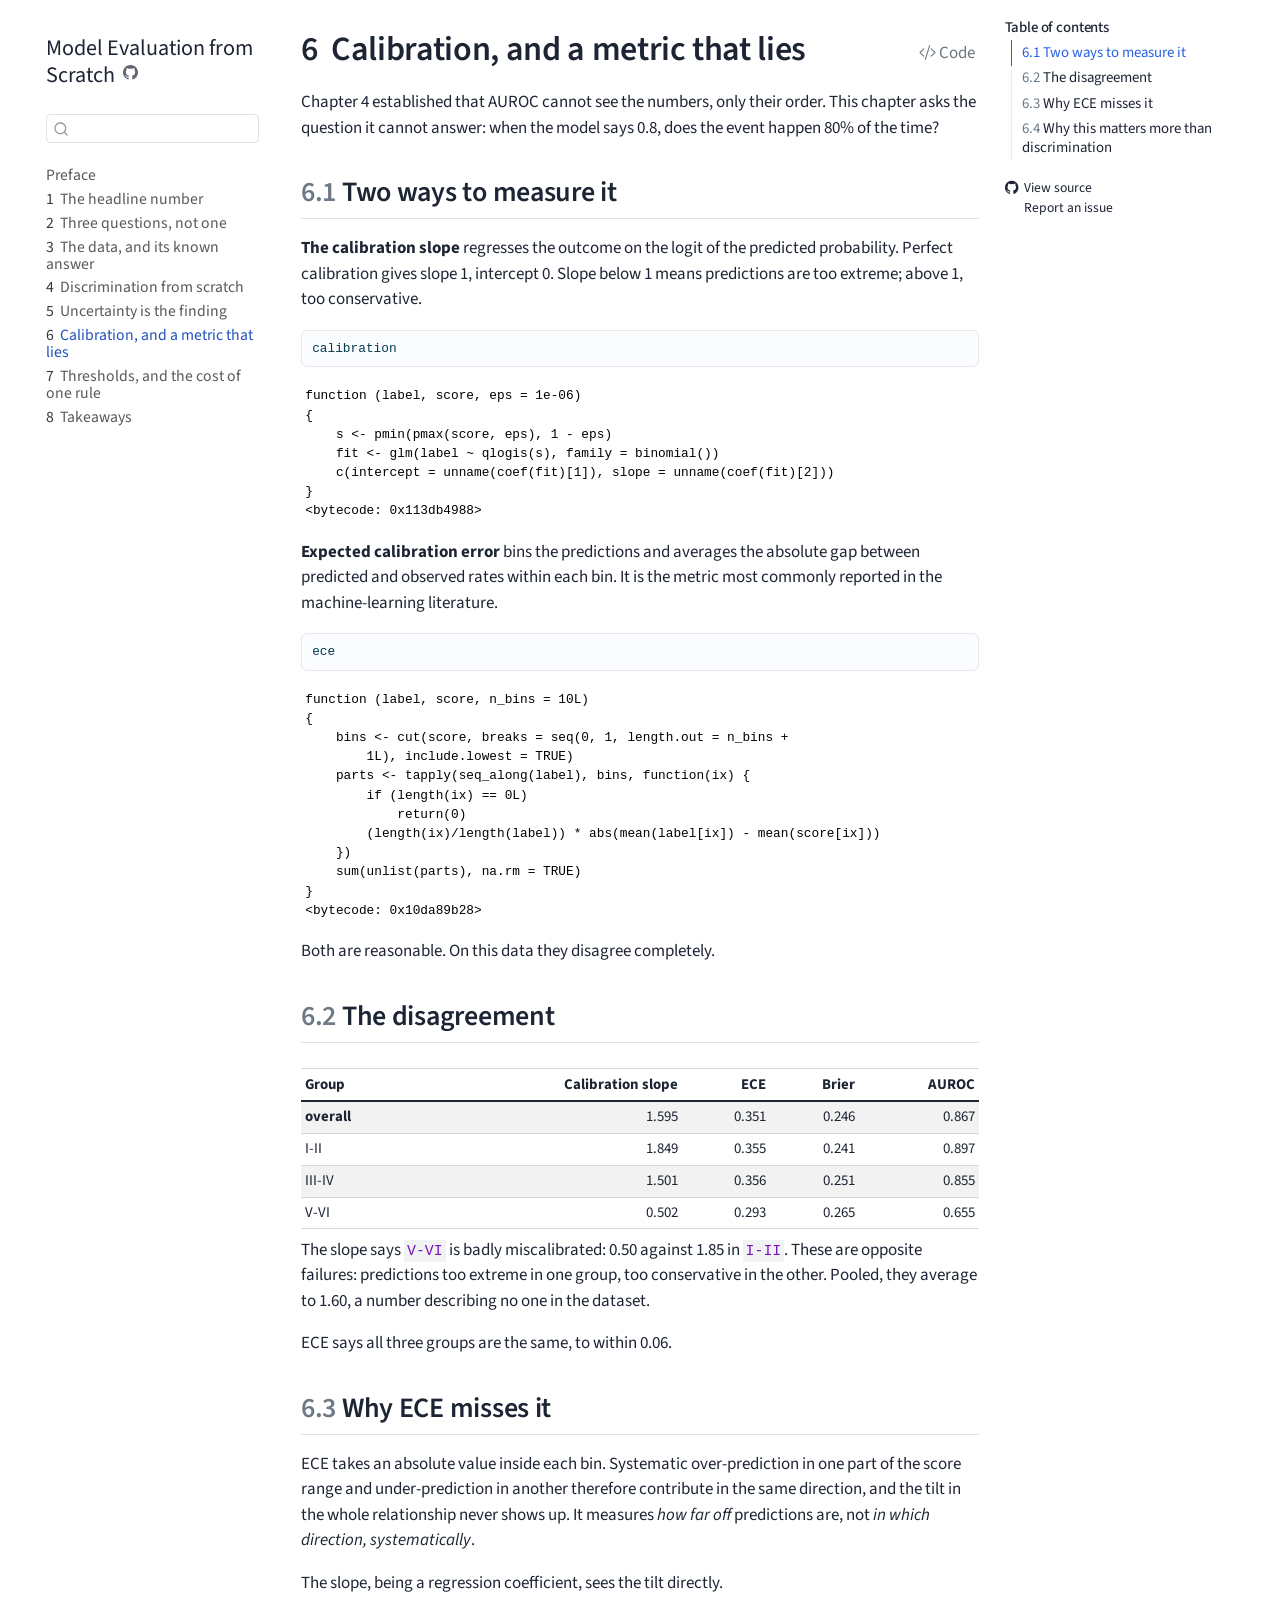
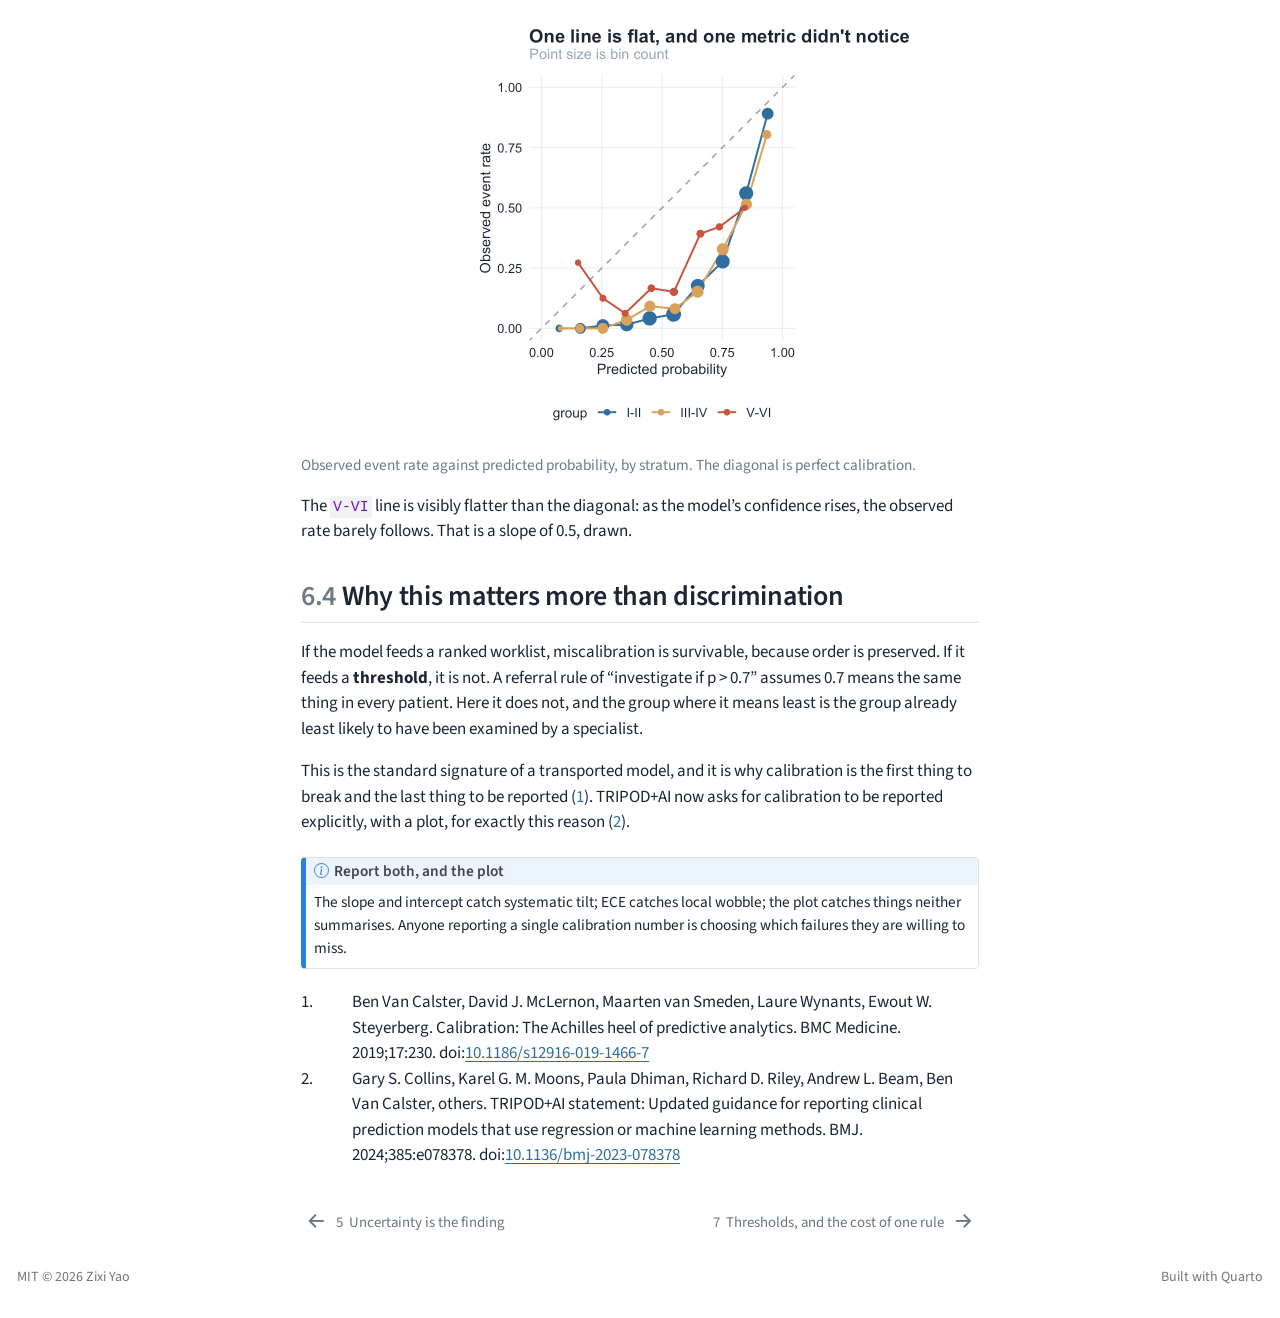
<file: docs/chapters/06-calibration.html>
<!DOCTYPE html>
<html xmlns="http://www.w3.org/1999/xhtml" lang="en" xml:lang="en"><head>

<meta charset="utf-8">
<meta name="generator" content="quarto-1.8.27">

<meta name="viewport" content="width=device-width, initial-scale=1.0, user-scalable=yes">


<title>6&nbsp; Calibration, and a metric that lies – Model Evaluation from Scratch</title>
<style>
code{white-space: pre-wrap;}
span.smallcaps{font-variant: small-caps;}
div.columns{display: flex; gap: min(4vw, 1.5em);}
div.column{flex: auto; overflow-x: auto;}
div.hanging-indent{margin-left: 1.5em; text-indent: -1.5em;}
ul.task-list{list-style: none;}
ul.task-list li input[type="checkbox"] {
  width: 0.8em;
  margin: 0 0.8em 0.2em -1em; /* quarto-specific, see https://github.com/quarto-dev/quarto-cli/issues/4556 */ 
  vertical-align: middle;
}
/* CSS for syntax highlighting */
html { -webkit-text-size-adjust: 100%; }
pre > code.sourceCode { white-space: pre; position: relative; }
pre > code.sourceCode > span { display: inline-block; line-height: 1.25; }
pre > code.sourceCode > span:empty { height: 1.2em; }
.sourceCode { overflow: visible; }
code.sourceCode > span { color: inherit; text-decoration: inherit; }
div.sourceCode { margin: 1em 0; }
pre.sourceCode { margin: 0; }
@media screen {
div.sourceCode { overflow: auto; }
}
@media print {
pre > code.sourceCode { white-space: pre-wrap; }
pre > code.sourceCode > span { text-indent: -5em; padding-left: 5em; }
}
pre.numberSource code
  { counter-reset: source-line 0; }
pre.numberSource code > span
  { position: relative; left: -4em; counter-increment: source-line; }
pre.numberSource code > span > a:first-child::before
  { content: counter(source-line);
    position: relative; left: -1em; text-align: right; vertical-align: baseline;
    border: none; display: inline-block;
    -webkit-touch-callout: none; -webkit-user-select: none;
    -khtml-user-select: none; -moz-user-select: none;
    -ms-user-select: none; user-select: none;
    padding: 0 4px; width: 4em;
  }
pre.numberSource { margin-left: 3em;  padding-left: 4px; }
div.sourceCode
  {   }
@media screen {
pre > code.sourceCode > span > a:first-child::before { text-decoration: underline; }
}
/* CSS for citations */
div.csl-bib-body { }
div.csl-entry {
  clear: both;
}
.hanging-indent div.csl-entry {
  margin-left:2em;
  text-indent:-2em;
}
div.csl-left-margin {
  min-width:2em;
  float:left;
}
div.csl-right-inline {
  margin-left:2em;
  padding-left:1em;
}
div.csl-indent {
  margin-left: 2em;
}</style>


<script src="../site_libs/quarto-nav/quarto-nav.js"></script>
<script src="../site_libs/quarto-nav/headroom.min.js"></script>
<script src="../site_libs/clipboard/clipboard.min.js"></script>
<script src="../site_libs/quarto-search/autocomplete.umd.js"></script>
<script src="../site_libs/quarto-search/fuse.min.js"></script>
<script src="../site_libs/quarto-search/quarto-search.js"></script>
<meta name="quarto:offset" content="../">
<link href="../chapters/07-thresholds.html" rel="next">
<link href="../chapters/05-uncertainty.html" rel="prev">
<script src="../site_libs/quarto-html/quarto.js" type="module"></script>
<script src="../site_libs/quarto-html/tabsets/tabsets.js" type="module"></script>
<script src="../site_libs/quarto-html/axe/axe-check.js" type="module"></script>
<script src="../site_libs/quarto-html/popper.min.js"></script>
<script src="../site_libs/quarto-html/tippy.umd.min.js"></script>
<script src="../site_libs/quarto-html/anchor.min.js"></script>
<link href="../site_libs/quarto-html/tippy.css" rel="stylesheet">
<link href="../site_libs/quarto-html/quarto-syntax-highlighting-ed96de9b727972fe78a7b5d16c58bf87.css" rel="stylesheet" id="quarto-text-highlighting-styles">
<script src="../site_libs/bootstrap/bootstrap.min.js"></script>
<link href="../site_libs/bootstrap/bootstrap-icons.css" rel="stylesheet">
<link href="../site_libs/bootstrap/bootstrap-27c261d06b905028a18691de25d09dde.min.css" rel="stylesheet" append-hash="true" id="quarto-bootstrap" data-mode="light">
<script id="quarto-search-options" type="application/json">{
  "location": "sidebar",
  "copy-button": false,
  "collapse-after": 3,
  "panel-placement": "start",
  "type": "textbox",
  "limit": 50,
  "keyboard-shortcut": [
    "f",
    "/",
    "s"
  ],
  "show-item-context": false,
  "language": {
    "search-no-results-text": "No results",
    "search-matching-documents-text": "matching documents",
    "search-copy-link-title": "Copy link to search",
    "search-hide-matches-text": "Hide additional matches",
    "search-more-match-text": "more match in this document",
    "search-more-matches-text": "more matches in this document",
    "search-clear-button-title": "Clear",
    "search-text-placeholder": "",
    "search-detached-cancel-button-title": "Cancel",
    "search-submit-button-title": "Submit",
    "search-label": "Search"
  }
}</script>


<link rel="stylesheet" href="../styles.css">
</head>

<body class="nav-sidebar floating quarto-light">

<div id="quarto-search-results"></div>
  <header id="quarto-header" class="headroom fixed-top">
  <nav class="quarto-secondary-nav">
    <div class="container-fluid d-flex">
      <button type="button" class="quarto-btn-toggle btn" data-bs-toggle="collapse" role="button" data-bs-target=".quarto-sidebar-collapse-item" aria-controls="quarto-sidebar" aria-expanded="false" aria-label="Toggle sidebar navigation" onclick="if (window.quartoToggleHeadroom) { window.quartoToggleHeadroom(); }">
        <i class="bi bi-layout-text-sidebar-reverse"></i>
      </button>
        <nav class="quarto-page-breadcrumbs" aria-label="breadcrumb"><ol class="breadcrumb"><li class="breadcrumb-item"><a href="../chapters/06-calibration.html"><span class="chapter-number">6</span>&nbsp; <span class="chapter-title">Calibration, and a metric that lies</span></a></li></ol></nav>
        <a class="flex-grow-1" role="navigation" data-bs-toggle="collapse" data-bs-target=".quarto-sidebar-collapse-item" aria-controls="quarto-sidebar" aria-expanded="false" aria-label="Toggle sidebar navigation" onclick="if (window.quartoToggleHeadroom) { window.quartoToggleHeadroom(); }">      
        </a>
      <button type="button" class="btn quarto-search-button" aria-label="Search" onclick="window.quartoOpenSearch();">
        <i class="bi bi-search"></i>
      </button>
    </div>
  </nav>
</header>
<!-- content -->
<div id="quarto-content" class="quarto-container page-columns page-rows-contents page-layout-article">
<!-- sidebar -->
  <nav id="quarto-sidebar" class="sidebar collapse collapse-horizontal quarto-sidebar-collapse-item sidebar-navigation floating overflow-auto">
    <div class="pt-lg-2 mt-2 text-left sidebar-header">
    <div class="sidebar-title mb-0 py-0">
      <a href="../">Model Evaluation from Scratch</a> 
        <div class="sidebar-tools-main">
    <a href="https://github.com/Lexiyao/model-evaluation-from-scratch" title="Source Code" class="quarto-navigation-tool px-1" aria-label="Source Code"><i class="bi bi-github"></i></a>
</div>
    </div>
      </div>
        <div class="mt-2 flex-shrink-0 align-items-center">
        <div class="sidebar-search">
        <div id="quarto-search" class="" title="Search"></div>
        </div>
        </div>
    <div class="sidebar-menu-container"> 
    <ul class="list-unstyled mt-1">
        <li class="sidebar-item">
  <div class="sidebar-item-container"> 
  <a href="../index.html" class="sidebar-item-text sidebar-link">
 <span class="menu-text">Preface</span></a>
  </div>
</li>
        <li class="sidebar-item">
  <div class="sidebar-item-container"> 
  <a href="../chapters/01-headline-number.html" class="sidebar-item-text sidebar-link">
 <span class="menu-text"><span class="chapter-number">1</span>&nbsp; <span class="chapter-title">The headline number</span></span></a>
  </div>
</li>
        <li class="sidebar-item">
  <div class="sidebar-item-container"> 
  <a href="../chapters/02-three-questions.html" class="sidebar-item-text sidebar-link">
 <span class="menu-text"><span class="chapter-number">2</span>&nbsp; <span class="chapter-title">Three questions, not one</span></span></a>
  </div>
</li>
        <li class="sidebar-item">
  <div class="sidebar-item-container"> 
  <a href="../chapters/03-the-data.html" class="sidebar-item-text sidebar-link">
 <span class="menu-text"><span class="chapter-number">3</span>&nbsp; <span class="chapter-title">The data, and its known answer</span></span></a>
  </div>
</li>
        <li class="sidebar-item">
  <div class="sidebar-item-container"> 
  <a href="../chapters/04-discrimination.html" class="sidebar-item-text sidebar-link">
 <span class="menu-text"><span class="chapter-number">4</span>&nbsp; <span class="chapter-title">Discrimination from scratch</span></span></a>
  </div>
</li>
        <li class="sidebar-item">
  <div class="sidebar-item-container"> 
  <a href="../chapters/05-uncertainty.html" class="sidebar-item-text sidebar-link">
 <span class="menu-text"><span class="chapter-number">5</span>&nbsp; <span class="chapter-title">Uncertainty is the finding</span></span></a>
  </div>
</li>
        <li class="sidebar-item">
  <div class="sidebar-item-container"> 
  <a href="../chapters/06-calibration.html" class="sidebar-item-text sidebar-link active">
 <span class="menu-text"><span class="chapter-number">6</span>&nbsp; <span class="chapter-title">Calibration, and a metric that lies</span></span></a>
  </div>
</li>
        <li class="sidebar-item">
  <div class="sidebar-item-container"> 
  <a href="../chapters/07-thresholds.html" class="sidebar-item-text sidebar-link">
 <span class="menu-text"><span class="chapter-number">7</span>&nbsp; <span class="chapter-title">Thresholds, and the cost of one rule</span></span></a>
  </div>
</li>
        <li class="sidebar-item">
  <div class="sidebar-item-container"> 
  <a href="../chapters/08-takeaways.html" class="sidebar-item-text sidebar-link">
 <span class="menu-text"><span class="chapter-number">8</span>&nbsp; <span class="chapter-title">Takeaways</span></span></a>
  </div>
</li>
    </ul>
    </div>
</nav>
<div id="quarto-sidebar-glass" class="quarto-sidebar-collapse-item" data-bs-toggle="collapse" data-bs-target=".quarto-sidebar-collapse-item"></div>
<!-- margin-sidebar -->
    <div id="quarto-margin-sidebar" class="sidebar margin-sidebar">
        <nav id="TOC" role="doc-toc" class="toc-active">
    <h2 id="toc-title">Table of contents</h2>
   
  <ul>
  <li><a href="#two-ways-to-measure-it" id="toc-two-ways-to-measure-it" class="nav-link active" data-scroll-target="#two-ways-to-measure-it"><span class="header-section-number">6.1</span> Two ways to measure it</a></li>
  <li><a href="#the-disagreement" id="toc-the-disagreement" class="nav-link" data-scroll-target="#the-disagreement"><span class="header-section-number">6.2</span> The disagreement</a></li>
  <li><a href="#why-ece-misses-it" id="toc-why-ece-misses-it" class="nav-link" data-scroll-target="#why-ece-misses-it"><span class="header-section-number">6.3</span> Why ECE misses it</a></li>
  <li><a href="#why-this-matters-more-than-discrimination" id="toc-why-this-matters-more-than-discrimination" class="nav-link" data-scroll-target="#why-this-matters-more-than-discrimination"><span class="header-section-number">6.4</span> Why this matters more than discrimination</a></li>
  </ul>
<div class="toc-actions"><ul><li><a href="https://github.com/Lexiyao/model-evaluation-from-scratch/blob/main/chapters/06-calibration.qmd" class="toc-action"><i class="bi bi-github"></i>View source</a></li><li><a href="https://github.com/Lexiyao/model-evaluation-from-scratch/issues/new" class="toc-action"><i class="bi empty"></i>Report an issue</a></li></ul></div></nav>
    </div>
<!-- main -->
<main class="content" id="quarto-document-content">

<header id="title-block-header" class="quarto-title-block default">
<div class="quarto-title">
<div class="quarto-title-block"><div><h1 class="title"><span class="chapter-number">6</span>&nbsp; <span class="chapter-title">Calibration, and a metric that lies</span></h1><button type="button" class="btn code-tools-button" id="quarto-code-tools-source"><i class="bi"></i> Code</button></div></div>
</div>



<div class="quarto-title-meta">

    
  
    
  </div>
  


</header>


<p>Chapter 4 established that AUROC cannot see the numbers, only their order. This chapter asks the question it cannot answer: when the model says 0.8, does the event happen 80% of the time?</p>
<section id="two-ways-to-measure-it" class="level2" data-number="6.1">
<h2 data-number="6.1" class="anchored" data-anchor-id="two-ways-to-measure-it"><span class="header-section-number">6.1</span> Two ways to measure it</h2>
<p><strong>The calibration slope</strong> regresses the outcome on the logit of the predicted probability. Perfect calibration gives slope 1, intercept 0. Slope below 1 means predictions are too extreme; above 1, too conservative.</p>
<div class="cell">
<div class="code-copy-outer-scaffold"><div class="sourceCode cell-code" id="cb1"><pre class="sourceCode r code-with-copy"><code class="sourceCode r"><span id="cb1-1"><a href="#cb1-1" aria-hidden="true" tabindex="-1"></a>calibration</span></code></pre></div><button title="Copy to Clipboard" class="code-copy-button"><i class="bi"></i></button></div>
<div class="cell-output cell-output-stdout">
<pre><code>function (label, score, eps = 1e-06) 
{
    s &lt;- pmin(pmax(score, eps), 1 - eps)
    fit &lt;- glm(label ~ qlogis(s), family = binomial())
    c(intercept = unname(coef(fit)[1]), slope = unname(coef(fit)[2]))
}
&lt;bytecode: 0x113db4988&gt;</code></pre>
</div>
</div>
<p><strong>Expected calibration error</strong> bins the predictions and averages the absolute gap between predicted and observed rates within each bin. It is the metric most commonly reported in the machine-learning literature.</p>
<div class="cell">
<div class="code-copy-outer-scaffold"><div class="sourceCode cell-code" id="cb3"><pre class="sourceCode r code-with-copy"><code class="sourceCode r"><span id="cb3-1"><a href="#cb3-1" aria-hidden="true" tabindex="-1"></a>ece</span></code></pre></div><button title="Copy to Clipboard" class="code-copy-button"><i class="bi"></i></button></div>
<div class="cell-output cell-output-stdout">
<pre><code>function (label, score, n_bins = 10L) 
{
    bins &lt;- cut(score, breaks = seq(0, 1, length.out = n_bins + 
        1L), include.lowest = TRUE)
    parts &lt;- tapply(seq_along(label), bins, function(ix) {
        if (length(ix) == 0L) 
            return(0)
        (length(ix)/length(label)) * abs(mean(label[ix]) - mean(score[ix]))
    })
    sum(unlist(parts), na.rm = TRUE)
}
&lt;bytecode: 0x10da89b28&gt;</code></pre>
</div>
</div>
<p>Both are reasonable. On this data they disagree completely.</p>
</section>
<section id="the-disagreement" class="level2" data-number="6.2">
<h2 data-number="6.2" class="anchored" data-anchor-id="the-disagreement"><span class="header-section-number">6.2</span> The disagreement</h2>
<div class="cell">
<div class="cell-output-display">
<table class="caption-top table table-sm table-striped small">
<thead>
<tr class="header">
<th style="text-align: left;">Group</th>
<th style="text-align: right;">Calibration slope</th>
<th style="text-align: right;">ECE</th>
<th style="text-align: right;">Brier</th>
<th style="text-align: right;">AUROC</th>
</tr>
</thead>
<tbody>
<tr class="odd">
<td style="text-align: left;"><strong>overall</strong></td>
<td style="text-align: right;">1.595</td>
<td style="text-align: right;">0.351</td>
<td style="text-align: right;">0.246</td>
<td style="text-align: right;">0.867</td>
</tr>
<tr class="even">
<td style="text-align: left;">I-II</td>
<td style="text-align: right;">1.849</td>
<td style="text-align: right;">0.355</td>
<td style="text-align: right;">0.241</td>
<td style="text-align: right;">0.897</td>
</tr>
<tr class="odd">
<td style="text-align: left;">III-IV</td>
<td style="text-align: right;">1.501</td>
<td style="text-align: right;">0.356</td>
<td style="text-align: right;">0.251</td>
<td style="text-align: right;">0.855</td>
</tr>
<tr class="even">
<td style="text-align: left;">V-VI</td>
<td style="text-align: right;">0.502</td>
<td style="text-align: right;">0.293</td>
<td style="text-align: right;">0.265</td>
<td style="text-align: right;">0.655</td>
</tr>
</tbody>
</table>
</div>
</div>
<p>The slope says <code>V-VI</code> is badly miscalibrated: 0.50 against 1.85 in <code>I-II</code>. These are opposite failures: predictions too extreme in one group, too conservative in the other. Pooled, they average to 1.60, a number describing no one in the dataset.</p>
<p>ECE says all three groups are the same, to within 0.06.</p>
</section>
<section id="why-ece-misses-it" class="level2" data-number="6.3">
<h2 data-number="6.3" class="anchored" data-anchor-id="why-ece-misses-it"><span class="header-section-number">6.3</span> Why ECE misses it</h2>
<p>ECE takes an absolute value inside each bin. Systematic over-prediction in one part of the score range and under-prediction in another therefore contribute in the same direction, and the tilt in the whole relationship never shows up. It measures <em>how far off</em> predictions are, not <em>in which direction, systematically</em>.</p>
<p>The slope, being a regression coefficient, sees the tilt directly.</p>
<div class="cell">
<div class="cell-output-display">
<div class="quarto-figure quarto-figure-center">
<figure class="figure">
<p><img src="06-calibration_files/figure-html/unnamed-chunk-5-1.png" class="img-fluid figure-img" width="672"></p>
<figcaption>Observed event rate against predicted probability, by stratum. The diagonal is perfect calibration.</figcaption>
</figure>
</div>
</div>
</div>
<p>The <code>V-VI</code> line is visibly flatter than the diagonal: as the model’s confidence rises, the observed rate barely follows. That is a slope of 0.5, drawn.</p>
</section>
<section id="why-this-matters-more-than-discrimination" class="level2" data-number="6.4">
<h2 data-number="6.4" class="anchored" data-anchor-id="why-this-matters-more-than-discrimination"><span class="header-section-number">6.4</span> Why this matters more than discrimination</h2>
<p>If the model feeds a ranked worklist, miscalibration is survivable, because order is preserved. If it feeds a <strong>threshold</strong>, it is not. A referral rule of “investigate if p &gt; 0.7” assumes 0.7 means the same thing in every patient. Here it does not, and the group where it means least is the group already least likely to have been examined by a specialist.</p>
<p>This is the standard signature of a transported model, and it is why calibration is the first thing to break and the last thing to be reported <span class="citation" data-cites="vancalster2019">(<a href="#ref-vancalster2019" role="doc-biblioref">1</a>)</span>. TRIPOD+AI now asks for calibration to be reported explicitly, with a plot, for exactly this reason <span class="citation" data-cites="collins2024">(<a href="#ref-collins2024" role="doc-biblioref">2</a>)</span>.</p>
<div class="callout callout-style-default callout-note callout-titled">
<div class="callout-header d-flex align-content-center">
<div class="callout-icon-container">
<i class="callout-icon"></i>
</div>
<div class="callout-title-container flex-fill">
<span class="screen-reader-only">Note</span>Report both, and the plot
</div>
</div>
<div class="callout-body-container callout-body">
<p>The slope and intercept catch systematic tilt; ECE catches local wobble; the plot catches things neither summarises. Anyone reporting a single calibration number is choosing which failures they are willing to miss.</p>
</div>
</div>


<!-- -->

<div id="refs" class="references csl-bib-body" role="list">
<div id="ref-vancalster2019" class="csl-entry" role="listitem">
<div class="csl-left-margin">1. </div><div class="csl-right-inline">Ben Van Calster, David J. McLernon, Maarten van Smeden, Laure Wynants, Ewout W. Steyerberg. Calibration: The <span>Achilles</span> heel of predictive analytics. BMC Medicine. 2019;17:230. doi:<a href="https://doi.org/10.1186/s12916-019-1466-7">10.1186/s12916-019-1466-7</a></div>
</div>
<div id="ref-collins2024" class="csl-entry" role="listitem">
<div class="csl-left-margin">2. </div><div class="csl-right-inline">Gary S. Collins, Karel G. M. Moons, Paula Dhiman, Richard D. Riley, Andrew L. Beam, Ben Van Calster, others. <span>TRIPOD+AI</span> statement: Updated guidance for reporting clinical prediction models that use regression or machine learning methods. BMJ. 2024;385:e078378. doi:<a href="https://doi.org/10.1136/bmj-2023-078378">10.1136/bmj-2023-078378</a></div>
</div>
</div>
</section>

</main> <!-- /main -->
<script id="quarto-html-after-body" type="application/javascript">
  window.document.addEventListener("DOMContentLoaded", function (event) {
    const icon = "";
    const anchorJS = new window.AnchorJS();
    anchorJS.options = {
      placement: 'right',
      icon: icon
    };
    anchorJS.add('.anchored');
    const isCodeAnnotation = (el) => {
      for (const clz of el.classList) {
        if (clz.startsWith('code-annotation-')) {                     
          return true;
        }
      }
      return false;
    }
    const onCopySuccess = function(e) {
      // button target
      const button = e.trigger;
      // don't keep focus
      button.blur();
      // flash "checked"
      button.classList.add('code-copy-button-checked');
      var currentTitle = button.getAttribute("title");
      button.setAttribute("title", "Copied!");
      let tooltip;
      if (window.bootstrap) {
        button.setAttribute("data-bs-toggle", "tooltip");
        button.setAttribute("data-bs-placement", "left");
        button.setAttribute("data-bs-title", "Copied!");
        tooltip = new bootstrap.Tooltip(button, 
          { trigger: "manual", 
            customClass: "code-copy-button-tooltip",
            offset: [0, -8]});
        tooltip.show();    
      }
      setTimeout(function() {
        if (tooltip) {
          tooltip.hide();
          button.removeAttribute("data-bs-title");
          button.removeAttribute("data-bs-toggle");
          button.removeAttribute("data-bs-placement");
        }
        button.setAttribute("title", currentTitle);
        button.classList.remove('code-copy-button-checked');
      }, 1000);
      // clear code selection
      e.clearSelection();
    }
    const getTextToCopy = function(trigger) {
      const outerScaffold = trigger.parentElement.cloneNode(true);
      const codeEl = outerScaffold.querySelector('code');
      for (const childEl of codeEl.children) {
        if (isCodeAnnotation(childEl)) {
          childEl.remove();
        }
      }
      return codeEl.innerText;
    }
    const clipboard = new window.ClipboardJS('.code-copy-button:not([data-in-quarto-modal])', {
      text: getTextToCopy
    });
    clipboard.on('success', onCopySuccess);
    if (window.document.getElementById('quarto-embedded-source-code-modal')) {
      const clipboardModal = new window.ClipboardJS('.code-copy-button[data-in-quarto-modal]', {
        text: getTextToCopy,
        container: window.document.getElementById('quarto-embedded-source-code-modal')
      });
      clipboardModal.on('success', onCopySuccess);
    }
    const viewSource = window.document.getElementById('quarto-view-source') ||
                       window.document.getElementById('quarto-code-tools-source');
    if (viewSource) {
      const sourceUrl = viewSource.getAttribute("data-quarto-source-url");
      viewSource.addEventListener("click", function(e) {
        if (sourceUrl) {
          // rstudio viewer pane
          if (/\bcapabilities=\b/.test(window.location)) {
            window.open(sourceUrl);
          } else {
            window.location.href = sourceUrl;
          }
        } else {
          const modal = new bootstrap.Modal(document.getElementById('quarto-embedded-source-code-modal'));
          modal.show();
        }
        return false;
      });
    }
    function toggleCodeHandler(show) {
      return function(e) {
        const detailsSrc = window.document.querySelectorAll(".cell > details > .sourceCode");
        for (let i=0; i<detailsSrc.length; i++) {
          const details = detailsSrc[i].parentElement;
          if (show) {
            details.open = true;
          } else {
            details.removeAttribute("open");
          }
        }
        const cellCodeDivs = window.document.querySelectorAll(".cell > .sourceCode");
        const fromCls = show ? "hidden" : "unhidden";
        const toCls = show ? "unhidden" : "hidden";
        for (let i=0; i<cellCodeDivs.length; i++) {
          const codeDiv = cellCodeDivs[i];
          if (codeDiv.classList.contains(fromCls)) {
            codeDiv.classList.remove(fromCls);
            codeDiv.classList.add(toCls);
          } 
        }
        return false;
      }
    }
    const hideAllCode = window.document.getElementById("quarto-hide-all-code");
    if (hideAllCode) {
      hideAllCode.addEventListener("click", toggleCodeHandler(false));
    }
    const showAllCode = window.document.getElementById("quarto-show-all-code");
    if (showAllCode) {
      showAllCode.addEventListener("click", toggleCodeHandler(true));
    }
      var localhostRegex = new RegExp(/^(?:http|https):\/\/localhost\:?[0-9]*\//);
      var mailtoRegex = new RegExp(/^mailto:/);
        var filterRegex = new RegExp('/' + window.location.host + '/');
      var isInternal = (href) => {
          return filterRegex.test(href) || localhostRegex.test(href) || mailtoRegex.test(href);
      }
      // Inspect non-navigation links and adorn them if external
     var links = window.document.querySelectorAll('a[href]:not(.nav-link):not(.navbar-brand):not(.toc-action):not(.sidebar-link):not(.sidebar-item-toggle):not(.pagination-link):not(.no-external):not([aria-hidden]):not(.dropdown-item):not(.quarto-navigation-tool):not(.about-link)');
      for (var i=0; i<links.length; i++) {
        const link = links[i];
        if (!isInternal(link.href)) {
          // undo the damage that might have been done by quarto-nav.js in the case of
          // links that we want to consider external
          if (link.dataset.originalHref !== undefined) {
            link.href = link.dataset.originalHref;
          }
        }
      }
    function tippyHover(el, contentFn, onTriggerFn, onUntriggerFn) {
      const config = {
        allowHTML: true,
        maxWidth: 500,
        delay: 100,
        arrow: false,
        appendTo: function(el) {
            return el.parentElement;
        },
        interactive: true,
        interactiveBorder: 10,
        theme: 'quarto',
        placement: 'bottom-start',
      };
      if (contentFn) {
        config.content = contentFn;
      }
      if (onTriggerFn) {
        config.onTrigger = onTriggerFn;
      }
      if (onUntriggerFn) {
        config.onUntrigger = onUntriggerFn;
      }
      window.tippy(el, config); 
    }
    const noterefs = window.document.querySelectorAll('a[role="doc-noteref"]');
    for (var i=0; i<noterefs.length; i++) {
      const ref = noterefs[i];
      tippyHover(ref, function() {
        // use id or data attribute instead here
        let href = ref.getAttribute('data-footnote-href') || ref.getAttribute('href');
        try { href = new URL(href).hash; } catch {}
        const id = href.replace(/^#\/?/, "");
        const note = window.document.getElementById(id);
        if (note) {
          return note.innerHTML;
        } else {
          return "";
        }
      });
    }
    const xrefs = window.document.querySelectorAll('a.quarto-xref');
    const processXRef = (id, note) => {
      // Strip column container classes
      const stripColumnClz = (el) => {
        el.classList.remove("page-full", "page-columns");
        if (el.children) {
          for (const child of el.children) {
            stripColumnClz(child);
          }
        }
      }
      stripColumnClz(note)
      if (id === null || id.startsWith('sec-')) {
        // Special case sections, only their first couple elements
        const container = document.createElement("div");
        if (note.children && note.children.length > 2) {
          container.appendChild(note.children[0].cloneNode(true));
          for (let i = 1; i < note.children.length; i++) {
            const child = note.children[i];
            if (child.tagName === "P" && child.innerText === "") {
              continue;
            } else {
              container.appendChild(child.cloneNode(true));
              break;
            }
          }
          if (window.Quarto?.typesetMath) {
            window.Quarto.typesetMath(container);
          }
          return container.innerHTML
        } else {
          if (window.Quarto?.typesetMath) {
            window.Quarto.typesetMath(note);
          }
          return note.innerHTML;
        }
      } else {
        // Remove any anchor links if they are present
        const anchorLink = note.querySelector('a.anchorjs-link');
        if (anchorLink) {
          anchorLink.remove();
        }
        if (window.Quarto?.typesetMath) {
          window.Quarto.typesetMath(note);
        }
        if (note.classList.contains("callout")) {
          return note.outerHTML;
        } else {
          return note.innerHTML;
        }
      }
    }
    for (var i=0; i<xrefs.length; i++) {
      const xref = xrefs[i];
      tippyHover(xref, undefined, function(instance) {
        instance.disable();
        let url = xref.getAttribute('href');
        let hash = undefined; 
        if (url.startsWith('#')) {
          hash = url;
        } else {
          try { hash = new URL(url).hash; } catch {}
        }
        if (hash) {
          const id = hash.replace(/^#\/?/, "");
          const note = window.document.getElementById(id);
          if (note !== null) {
            try {
              const html = processXRef(id, note.cloneNode(true));
              instance.setContent(html);
            } finally {
              instance.enable();
              instance.show();
            }
          } else {
            // See if we can fetch this
            fetch(url.split('#')[0])
            .then(res => res.text())
            .then(html => {
              const parser = new DOMParser();
              const htmlDoc = parser.parseFromString(html, "text/html");
              const note = htmlDoc.getElementById(id);
              if (note !== null) {
                const html = processXRef(id, note);
                instance.setContent(html);
              } 
            }).finally(() => {
              instance.enable();
              instance.show();
            });
          }
        } else {
          // See if we can fetch a full url (with no hash to target)
          // This is a special case and we should probably do some content thinning / targeting
          fetch(url)
          .then(res => res.text())
          .then(html => {
            const parser = new DOMParser();
            const htmlDoc = parser.parseFromString(html, "text/html");
            const note = htmlDoc.querySelector('main.content');
            if (note !== null) {
              // This should only happen for chapter cross references
              // (since there is no id in the URL)
              // remove the first header
              if (note.children.length > 0 && note.children[0].tagName === "HEADER") {
                note.children[0].remove();
              }
              const html = processXRef(null, note);
              instance.setContent(html);
            } 
          }).finally(() => {
            instance.enable();
            instance.show();
          });
        }
      }, function(instance) {
      });
    }
        let selectedAnnoteEl;
        const selectorForAnnotation = ( cell, annotation) => {
          let cellAttr = 'data-code-cell="' + cell + '"';
          let lineAttr = 'data-code-annotation="' +  annotation + '"';
          const selector = 'span[' + cellAttr + '][' + lineAttr + ']';
          return selector;
        }
        const selectCodeLines = (annoteEl) => {
          const doc = window.document;
          const targetCell = annoteEl.getAttribute("data-target-cell");
          const targetAnnotation = annoteEl.getAttribute("data-target-annotation");
          const annoteSpan = window.document.querySelector(selectorForAnnotation(targetCell, targetAnnotation));
          const lines = annoteSpan.getAttribute("data-code-lines").split(",");
          const lineIds = lines.map((line) => {
            return targetCell + "-" + line;
          })
          let top = null;
          let height = null;
          let parent = null;
          if (lineIds.length > 0) {
              //compute the position of the single el (top and bottom and make a div)
              const el = window.document.getElementById(lineIds[0]);
              top = el.offsetTop;
              height = el.offsetHeight;
              parent = el.parentElement.parentElement;
            if (lineIds.length > 1) {
              const lastEl = window.document.getElementById(lineIds[lineIds.length - 1]);
              const bottom = lastEl.offsetTop + lastEl.offsetHeight;
              height = bottom - top;
            }
            if (top !== null && height !== null && parent !== null) {
              // cook up a div (if necessary) and position it 
              let div = window.document.getElementById("code-annotation-line-highlight");
              if (div === null) {
                div = window.document.createElement("div");
                div.setAttribute("id", "code-annotation-line-highlight");
                div.style.position = 'absolute';
                parent.appendChild(div);
              }
              div.style.top = top - 2 + "px";
              div.style.height = height + 4 + "px";
              div.style.left = 0;
              let gutterDiv = window.document.getElementById("code-annotation-line-highlight-gutter");
              if (gutterDiv === null) {
                gutterDiv = window.document.createElement("div");
                gutterDiv.setAttribute("id", "code-annotation-line-highlight-gutter");
                gutterDiv.style.position = 'absolute';
                const codeCell = window.document.getElementById(targetCell);
                const gutter = codeCell.querySelector('.code-annotation-gutter');
                gutter.appendChild(gutterDiv);
              }
              gutterDiv.style.top = top - 2 + "px";
              gutterDiv.style.height = height + 4 + "px";
            }
            selectedAnnoteEl = annoteEl;
          }
        };
        const unselectCodeLines = () => {
          const elementsIds = ["code-annotation-line-highlight", "code-annotation-line-highlight-gutter"];
          elementsIds.forEach((elId) => {
            const div = window.document.getElementById(elId);
            if (div) {
              div.remove();
            }
          });
          selectedAnnoteEl = undefined;
        };
          // Handle positioning of the toggle
      window.addEventListener(
        "resize",
        throttle(() => {
          elRect = undefined;
          if (selectedAnnoteEl) {
            selectCodeLines(selectedAnnoteEl);
          }
        }, 10)
      );
      function throttle(fn, ms) {
      let throttle = false;
      let timer;
        return (...args) => {
          if(!throttle) { // first call gets through
              fn.apply(this, args);
              throttle = true;
          } else { // all the others get throttled
              if(timer) clearTimeout(timer); // cancel #2
              timer = setTimeout(() => {
                fn.apply(this, args);
                timer = throttle = false;
              }, ms);
          }
        };
      }
        // Attach click handler to the DT
        const annoteDls = window.document.querySelectorAll('dt[data-target-cell]');
        for (const annoteDlNode of annoteDls) {
          annoteDlNode.addEventListener('click', (event) => {
            const clickedEl = event.target;
            if (clickedEl !== selectedAnnoteEl) {
              unselectCodeLines();
              const activeEl = window.document.querySelector('dt[data-target-cell].code-annotation-active');
              if (activeEl) {
                activeEl.classList.remove('code-annotation-active');
              }
              selectCodeLines(clickedEl);
              clickedEl.classList.add('code-annotation-active');
            } else {
              // Unselect the line
              unselectCodeLines();
              clickedEl.classList.remove('code-annotation-active');
            }
          });
        }
    const findCites = (el) => {
      const parentEl = el.parentElement;
      if (parentEl) {
        const cites = parentEl.dataset.cites;
        if (cites) {
          return {
            el,
            cites: cites.split(' ')
          };
        } else {
          return findCites(el.parentElement)
        }
      } else {
        return undefined;
      }
    };
    var bibliorefs = window.document.querySelectorAll('a[role="doc-biblioref"]');
    for (var i=0; i<bibliorefs.length; i++) {
      const ref = bibliorefs[i];
      const citeInfo = findCites(ref);
      if (citeInfo) {
        tippyHover(citeInfo.el, function() {
          var popup = window.document.createElement('div');
          citeInfo.cites.forEach(function(cite) {
            var citeDiv = window.document.createElement('div');
            citeDiv.classList.add('hanging-indent');
            citeDiv.classList.add('csl-entry');
            var biblioDiv = window.document.getElementById('ref-' + cite);
            if (biblioDiv) {
              citeDiv.innerHTML = biblioDiv.innerHTML;
            }
            popup.appendChild(citeDiv);
          });
          return popup.innerHTML;
        });
      }
    }
  });
  </script>
<nav class="page-navigation">
  <div class="nav-page nav-page-previous">
      <a href="../chapters/05-uncertainty.html" class="pagination-link" aria-label="Uncertainty is the finding">
        <i class="bi bi-arrow-left-short"></i> <span class="nav-page-text"><span class="chapter-number">5</span>&nbsp; <span class="chapter-title">Uncertainty is the finding</span></span>
      </a>          
  </div>
  <div class="nav-page nav-page-next">
      <a href="../chapters/07-thresholds.html" class="pagination-link" aria-label="Thresholds, and the cost of one rule">
        <span class="nav-page-text"><span class="chapter-number">7</span>&nbsp; <span class="chapter-title">Thresholds, and the cost of one rule</span></span> <i class="bi bi-arrow-right-short"></i>
      </a>
  </div>
</nav><div class="modal fade" id="quarto-embedded-source-code-modal" tabindex="-1" aria-labelledby="quarto-embedded-source-code-modal-label" aria-hidden="true"><div class="modal-dialog modal-dialog-scrollable"><div class="modal-content"><div class="modal-header"><h5 class="modal-title" id="quarto-embedded-source-code-modal-label">Source Code</h5><button class="btn-close" data-bs-dismiss="modal"></button></div><div class="modal-body"><div class="">
<div class="code-copy-outer-scaffold"><div class="sourceCode" id="cb5" data-shortcodes="false"><pre class="sourceCode markdown code-with-copy"><code class="sourceCode markdown"><span id="cb5-1"><a href="#cb5-1" aria-hidden="true" tabindex="-1"></a><span class="fu"># Calibration, and a metric that lies</span></span>
<span id="cb5-2"><a href="#cb5-2" aria-hidden="true" tabindex="-1"></a></span>
<span id="cb5-5"><a href="#cb5-5" aria-hidden="true" tabindex="-1"></a><span class="in">```{r}</span></span>
<span id="cb5-6"><a href="#cb5-6" aria-hidden="true" tabindex="-1"></a><span class="co">#| include: false</span></span>
<span id="cb5-7"><a href="#cb5-7" aria-hidden="true" tabindex="-1"></a><span class="fu">source</span>(<span class="st">"../R/simulate.R"</span>); <span class="fu">source</span>(<span class="st">"../R/metrics.R"</span>); <span class="fu">source</span>(<span class="st">"../R/theme_eval.R"</span>)</span>
<span id="cb5-8"><a href="#cb5-8" aria-hidden="true" tabindex="-1"></a>df <span class="ot">&lt;-</span> <span class="fu">simulate_predictions</span>()</span>
<span id="cb5-9"><a href="#cb5-9" aria-hidden="true" tabindex="-1"></a>rep <span class="ot">&lt;-</span> <span class="fu">stratified_report</span>(df, <span class="at">n_boot =</span> <span class="dv">500</span>L)</span>
<span id="cb5-10"><a href="#cb5-10" aria-hidden="true" tabindex="-1"></a><span class="in">```</span></span>
<span id="cb5-11"><a href="#cb5-11" aria-hidden="true" tabindex="-1"></a></span>
<span id="cb5-12"><a href="#cb5-12" aria-hidden="true" tabindex="-1"></a>Chapter 4 established that AUROC cannot see the numbers, only their order.</span>
<span id="cb5-13"><a href="#cb5-13" aria-hidden="true" tabindex="-1"></a>This chapter asks the question it cannot answer: when the model says 0.8,</span>
<span id="cb5-14"><a href="#cb5-14" aria-hidden="true" tabindex="-1"></a>does the event happen 80% of the time?</span>
<span id="cb5-15"><a href="#cb5-15" aria-hidden="true" tabindex="-1"></a></span>
<span id="cb5-16"><a href="#cb5-16" aria-hidden="true" tabindex="-1"></a><span class="fu">## Two ways to measure it</span></span>
<span id="cb5-17"><a href="#cb5-17" aria-hidden="true" tabindex="-1"></a></span>
<span id="cb5-18"><a href="#cb5-18" aria-hidden="true" tabindex="-1"></a>**The calibration slope** regresses the outcome on the logit of the predicted</span>
<span id="cb5-19"><a href="#cb5-19" aria-hidden="true" tabindex="-1"></a>probability. Perfect calibration gives slope 1, intercept 0. Slope below 1</span>
<span id="cb5-20"><a href="#cb5-20" aria-hidden="true" tabindex="-1"></a>means predictions are too extreme; above 1, too conservative.</span>
<span id="cb5-21"><a href="#cb5-21" aria-hidden="true" tabindex="-1"></a></span>
<span id="cb5-24"><a href="#cb5-24" aria-hidden="true" tabindex="-1"></a><span class="in">```{r}</span></span>
<span id="cb5-25"><a href="#cb5-25" aria-hidden="true" tabindex="-1"></a>calibration</span>
<span id="cb5-26"><a href="#cb5-26" aria-hidden="true" tabindex="-1"></a><span class="in">```</span></span>
<span id="cb5-27"><a href="#cb5-27" aria-hidden="true" tabindex="-1"></a></span>
<span id="cb5-28"><a href="#cb5-28" aria-hidden="true" tabindex="-1"></a>**Expected calibration error** bins the predictions and averages the absolute</span>
<span id="cb5-29"><a href="#cb5-29" aria-hidden="true" tabindex="-1"></a>gap between predicted and observed rates within each bin. It is the metric</span>
<span id="cb5-30"><a href="#cb5-30" aria-hidden="true" tabindex="-1"></a>most commonly reported in the machine-learning literature.</span>
<span id="cb5-31"><a href="#cb5-31" aria-hidden="true" tabindex="-1"></a></span>
<span id="cb5-34"><a href="#cb5-34" aria-hidden="true" tabindex="-1"></a><span class="in">```{r}</span></span>
<span id="cb5-35"><a href="#cb5-35" aria-hidden="true" tabindex="-1"></a>ece</span>
<span id="cb5-36"><a href="#cb5-36" aria-hidden="true" tabindex="-1"></a><span class="in">```</span></span>
<span id="cb5-37"><a href="#cb5-37" aria-hidden="true" tabindex="-1"></a></span>
<span id="cb5-38"><a href="#cb5-38" aria-hidden="true" tabindex="-1"></a>Both are reasonable. On this data they disagree completely.</span>
<span id="cb5-39"><a href="#cb5-39" aria-hidden="true" tabindex="-1"></a></span>
<span id="cb5-40"><a href="#cb5-40" aria-hidden="true" tabindex="-1"></a><span class="fu">## The disagreement</span></span>
<span id="cb5-41"><a href="#cb5-41" aria-hidden="true" tabindex="-1"></a></span>
<span id="cb5-44"><a href="#cb5-44" aria-hidden="true" tabindex="-1"></a><span class="in">```{r}</span></span>
<span id="cb5-45"><a href="#cb5-45" aria-hidden="true" tabindex="-1"></a><span class="co">#| echo: false</span></span>
<span id="cb5-46"><a href="#cb5-46" aria-hidden="true" tabindex="-1"></a>knitr<span class="sc">::</span><span class="fu">kable</span>(rep[, <span class="fu">c</span>(<span class="st">"group"</span>,<span class="st">"cal_slope"</span>,<span class="st">"ece"</span>,<span class="st">"brier"</span>,<span class="st">"auroc"</span>)], <span class="at">digits =</span> <span class="dv">3</span>,</span>
<span id="cb5-47"><a href="#cb5-47" aria-hidden="true" tabindex="-1"></a>             <span class="at">col.names =</span> <span class="fu">c</span>(<span class="st">"Group"</span>,<span class="st">"Calibration slope"</span>,<span class="st">"ECE"</span>,<span class="st">"Brier"</span>,<span class="st">"AUROC"</span>))</span>
<span id="cb5-48"><a href="#cb5-48" aria-hidden="true" tabindex="-1"></a><span class="in">```</span></span>
<span id="cb5-49"><a href="#cb5-49" aria-hidden="true" tabindex="-1"></a></span>
<span id="cb5-50"><a href="#cb5-50" aria-hidden="true" tabindex="-1"></a>The slope says <span class="in">`V-VI`</span> is badly miscalibrated: 0.50 against 1.85 in <span class="in">`I-II`</span>.</span>
<span id="cb5-51"><a href="#cb5-51" aria-hidden="true" tabindex="-1"></a>These are opposite failures: predictions too extreme in one group, too</span>
<span id="cb5-52"><a href="#cb5-52" aria-hidden="true" tabindex="-1"></a>conservative in the other. Pooled, they average to 1.60, a number describing</span>
<span id="cb5-53"><a href="#cb5-53" aria-hidden="true" tabindex="-1"></a>no one in the dataset.</span>
<span id="cb5-54"><a href="#cb5-54" aria-hidden="true" tabindex="-1"></a></span>
<span id="cb5-55"><a href="#cb5-55" aria-hidden="true" tabindex="-1"></a>ECE says all three groups are the same, to within 0.06.</span>
<span id="cb5-56"><a href="#cb5-56" aria-hidden="true" tabindex="-1"></a></span>
<span id="cb5-57"><a href="#cb5-57" aria-hidden="true" tabindex="-1"></a><span class="fu">## Why ECE misses it</span></span>
<span id="cb5-58"><a href="#cb5-58" aria-hidden="true" tabindex="-1"></a></span>
<span id="cb5-59"><a href="#cb5-59" aria-hidden="true" tabindex="-1"></a>ECE takes an absolute value inside each bin. Systematic over-prediction in</span>
<span id="cb5-60"><a href="#cb5-60" aria-hidden="true" tabindex="-1"></a>one part of the score range and under-prediction in another therefore</span>
<span id="cb5-61"><a href="#cb5-61" aria-hidden="true" tabindex="-1"></a>contribute in the same direction, and the tilt in the whole relationship</span>
<span id="cb5-62"><a href="#cb5-62" aria-hidden="true" tabindex="-1"></a>never shows up. It measures *how far off* predictions are, not</span>
<span id="cb5-63"><a href="#cb5-63" aria-hidden="true" tabindex="-1"></a>*in which direction, systematically*.</span>
<span id="cb5-64"><a href="#cb5-64" aria-hidden="true" tabindex="-1"></a></span>
<span id="cb5-65"><a href="#cb5-65" aria-hidden="true" tabindex="-1"></a>The slope, being a regression coefficient, sees the tilt directly.</span>
<span id="cb5-66"><a href="#cb5-66" aria-hidden="true" tabindex="-1"></a></span>
<span id="cb5-69"><a href="#cb5-69" aria-hidden="true" tabindex="-1"></a><span class="in">```{r}</span></span>
<span id="cb5-70"><a href="#cb5-70" aria-hidden="true" tabindex="-1"></a><span class="co">#| echo: false</span></span>
<span id="cb5-71"><a href="#cb5-71" aria-hidden="true" tabindex="-1"></a><span class="co">#| fig-cap: "Observed event rate against predicted probability, by stratum. The diagonal is perfect calibration."</span></span>
<span id="cb5-72"><a href="#cb5-72" aria-hidden="true" tabindex="-1"></a>bins <span class="ot">&lt;-</span> <span class="fu">cut</span>(df<span class="sc">$</span>score, <span class="at">breaks =</span> <span class="fu">seq</span>(<span class="dv">0</span>, <span class="dv">1</span>, <span class="fl">0.1</span>), <span class="at">include.lowest =</span> <span class="cn">TRUE</span>)</span>
<span id="cb5-73"><a href="#cb5-73" aria-hidden="true" tabindex="-1"></a>cal <span class="ot">&lt;-</span> <span class="fu">aggregate</span>(<span class="fu">cbind</span>(<span class="at">obs =</span> label, <span class="at">pred =</span> score) <span class="sc">~</span> bins <span class="sc">+</span> group, <span class="at">data =</span> df, <span class="at">FUN =</span> mean)</span>
<span id="cb5-74"><a href="#cb5-74" aria-hidden="true" tabindex="-1"></a>n_bin <span class="ot">&lt;-</span> <span class="fu">aggregate</span>(label <span class="sc">~</span> bins <span class="sc">+</span> group, <span class="at">data =</span> df, <span class="at">FUN =</span> length)</span>
<span id="cb5-75"><a href="#cb5-75" aria-hidden="true" tabindex="-1"></a>cal<span class="sc">$</span>n <span class="ot">&lt;-</span> n_bin<span class="sc">$</span>label</span>
<span id="cb5-76"><a href="#cb5-76" aria-hidden="true" tabindex="-1"></a><span class="fu">ggplot</span>(cal[cal<span class="sc">$</span>n <span class="sc">&gt;=</span> <span class="dv">5</span>, ], <span class="fu">aes</span>(pred, obs, <span class="at">colour =</span> group)) <span class="sc">+</span></span>
<span id="cb5-77"><a href="#cb5-77" aria-hidden="true" tabindex="-1"></a>  <span class="fu">geom_abline</span>(<span class="at">linetype =</span> <span class="st">"dashed"</span>, <span class="at">colour =</span> EVAL_GREY) <span class="sc">+</span></span>
<span id="cb5-78"><a href="#cb5-78" aria-hidden="true" tabindex="-1"></a>  <span class="fu">geom_line</span>(<span class="at">linewidth =</span> <span class="fl">0.7</span>) <span class="sc">+</span></span>
<span id="cb5-79"><a href="#cb5-79" aria-hidden="true" tabindex="-1"></a>  <span class="fu">geom_point</span>(<span class="fu">aes</span>(<span class="at">size =</span> n)) <span class="sc">+</span></span>
<span id="cb5-80"><a href="#cb5-80" aria-hidden="true" tabindex="-1"></a>  <span class="fu">scale_colour_manual</span>(<span class="at">values =</span> group_cols) <span class="sc">+</span></span>
<span id="cb5-81"><a href="#cb5-81" aria-hidden="true" tabindex="-1"></a>  <span class="fu">scale_size_continuous</span>(<span class="at">range =</span> <span class="fu">c</span>(<span class="fl">1.2</span>, <span class="fl">4.5</span>), <span class="at">guide =</span> <span class="st">"none"</span>) <span class="sc">+</span></span>
<span id="cb5-82"><a href="#cb5-82" aria-hidden="true" tabindex="-1"></a>  <span class="fu">coord_equal</span>(<span class="at">xlim =</span> <span class="fu">c</span>(<span class="dv">0</span>, <span class="dv">1</span>), <span class="at">ylim =</span> <span class="fu">c</span>(<span class="dv">0</span>, <span class="dv">1</span>)) <span class="sc">+</span></span>
<span id="cb5-83"><a href="#cb5-83" aria-hidden="true" tabindex="-1"></a>  <span class="fu">labs</span>(<span class="at">title =</span> <span class="st">"One line is flat, and one metric didn't notice"</span>,</span>
<span id="cb5-84"><a href="#cb5-84" aria-hidden="true" tabindex="-1"></a>       <span class="at">subtitle =</span> <span class="st">"Point size is bin count"</span>,</span>
<span id="cb5-85"><a href="#cb5-85" aria-hidden="true" tabindex="-1"></a>       <span class="at">x =</span> <span class="st">"Predicted probability"</span>, <span class="at">y =</span> <span class="st">"Observed event rate"</span>) <span class="sc">+</span></span>
<span id="cb5-86"><a href="#cb5-86" aria-hidden="true" tabindex="-1"></a>  <span class="fu">theme_eval</span>()</span>
<span id="cb5-87"><a href="#cb5-87" aria-hidden="true" tabindex="-1"></a><span class="in">```</span></span>
<span id="cb5-88"><a href="#cb5-88" aria-hidden="true" tabindex="-1"></a></span>
<span id="cb5-89"><a href="#cb5-89" aria-hidden="true" tabindex="-1"></a>The <span class="in">`V-VI`</span> line is visibly flatter than the diagonal: as the model's</span>
<span id="cb5-90"><a href="#cb5-90" aria-hidden="true" tabindex="-1"></a>confidence rises, the observed rate barely follows. That is a slope of 0.5,</span>
<span id="cb5-91"><a href="#cb5-91" aria-hidden="true" tabindex="-1"></a>drawn.</span>
<span id="cb5-92"><a href="#cb5-92" aria-hidden="true" tabindex="-1"></a></span>
<span id="cb5-93"><a href="#cb5-93" aria-hidden="true" tabindex="-1"></a><span class="fu">## Why this matters more than discrimination</span></span>
<span id="cb5-94"><a href="#cb5-94" aria-hidden="true" tabindex="-1"></a></span>
<span id="cb5-95"><a href="#cb5-95" aria-hidden="true" tabindex="-1"></a>If the model feeds a ranked worklist, miscalibration is survivable, because</span>
<span id="cb5-96"><a href="#cb5-96" aria-hidden="true" tabindex="-1"></a>order is preserved. If it feeds a **threshold**, it is not. A referral rule of</span>
<span id="cb5-97"><a href="#cb5-97" aria-hidden="true" tabindex="-1"></a>"investigate if p &gt; 0.7" assumes 0.7 means the same thing in every patient.</span>
<span id="cb5-98"><a href="#cb5-98" aria-hidden="true" tabindex="-1"></a>Here it does not, and the group where it means least is the group already</span>
<span id="cb5-99"><a href="#cb5-99" aria-hidden="true" tabindex="-1"></a>least likely to have been examined by a specialist.</span>
<span id="cb5-100"><a href="#cb5-100" aria-hidden="true" tabindex="-1"></a></span>
<span id="cb5-101"><a href="#cb5-101" aria-hidden="true" tabindex="-1"></a>This is the standard signature of a transported model, and it is why</span>
<span id="cb5-102"><a href="#cb5-102" aria-hidden="true" tabindex="-1"></a>calibration is the first thing to break and the last thing to be reported</span>
<span id="cb5-103"><a href="#cb5-103" aria-hidden="true" tabindex="-1"></a><span class="co">[</span><span class="ot">@vancalster2019</span><span class="co">]</span>. TRIPOD+AI now asks for calibration to be reported</span>
<span id="cb5-104"><a href="#cb5-104" aria-hidden="true" tabindex="-1"></a>explicitly, with a plot, for exactly this reason <span class="co">[</span><span class="ot">@collins2024</span><span class="co">]</span>.</span>
<span id="cb5-105"><a href="#cb5-105" aria-hidden="true" tabindex="-1"></a></span>
<span id="cb5-106"><a href="#cb5-106" aria-hidden="true" tabindex="-1"></a>::: {.callout-note}</span>
<span id="cb5-107"><a href="#cb5-107" aria-hidden="true" tabindex="-1"></a><span class="fu">## Report both, and the plot</span></span>
<span id="cb5-108"><a href="#cb5-108" aria-hidden="true" tabindex="-1"></a></span>
<span id="cb5-109"><a href="#cb5-109" aria-hidden="true" tabindex="-1"></a>The slope and intercept catch systematic tilt; ECE catches local wobble; the</span>
<span id="cb5-110"><a href="#cb5-110" aria-hidden="true" tabindex="-1"></a>plot catches things neither summarises. Anyone reporting a single calibration</span>
<span id="cb5-111"><a href="#cb5-111" aria-hidden="true" tabindex="-1"></a>number is choosing which failures they are willing to miss.</span>
<span id="cb5-112"><a href="#cb5-112" aria-hidden="true" tabindex="-1"></a>:::</span>
</code></pre></div><button title="Copy to Clipboard" class="code-copy-button" data-in-quarto-modal=""><i class="bi"></i></button></div>
</div></div></div></div></div>
</div> <!-- /content -->
<footer class="footer">
  <div class="nav-footer">
    <div class="nav-footer-left">
<p>MIT © 2026 Zixi Yao</p>
</div>   
    <div class="nav-footer-center">
      &nbsp;
    <div class="toc-actions d-sm-block d-md-none"><ul><li><a href="https://github.com/Lexiyao/model-evaluation-from-scratch/blob/main/chapters/06-calibration.qmd" class="toc-action"><i class="bi bi-github"></i>View source</a></li><li><a href="https://github.com/Lexiyao/model-evaluation-from-scratch/issues/new" class="toc-action"><i class="bi empty"></i>Report an issue</a></li></ul></div></div>
    <div class="nav-footer-right">
<p>Built with Quarto</p>
</div>
  </div>
</footer>




</body></html>
</file>
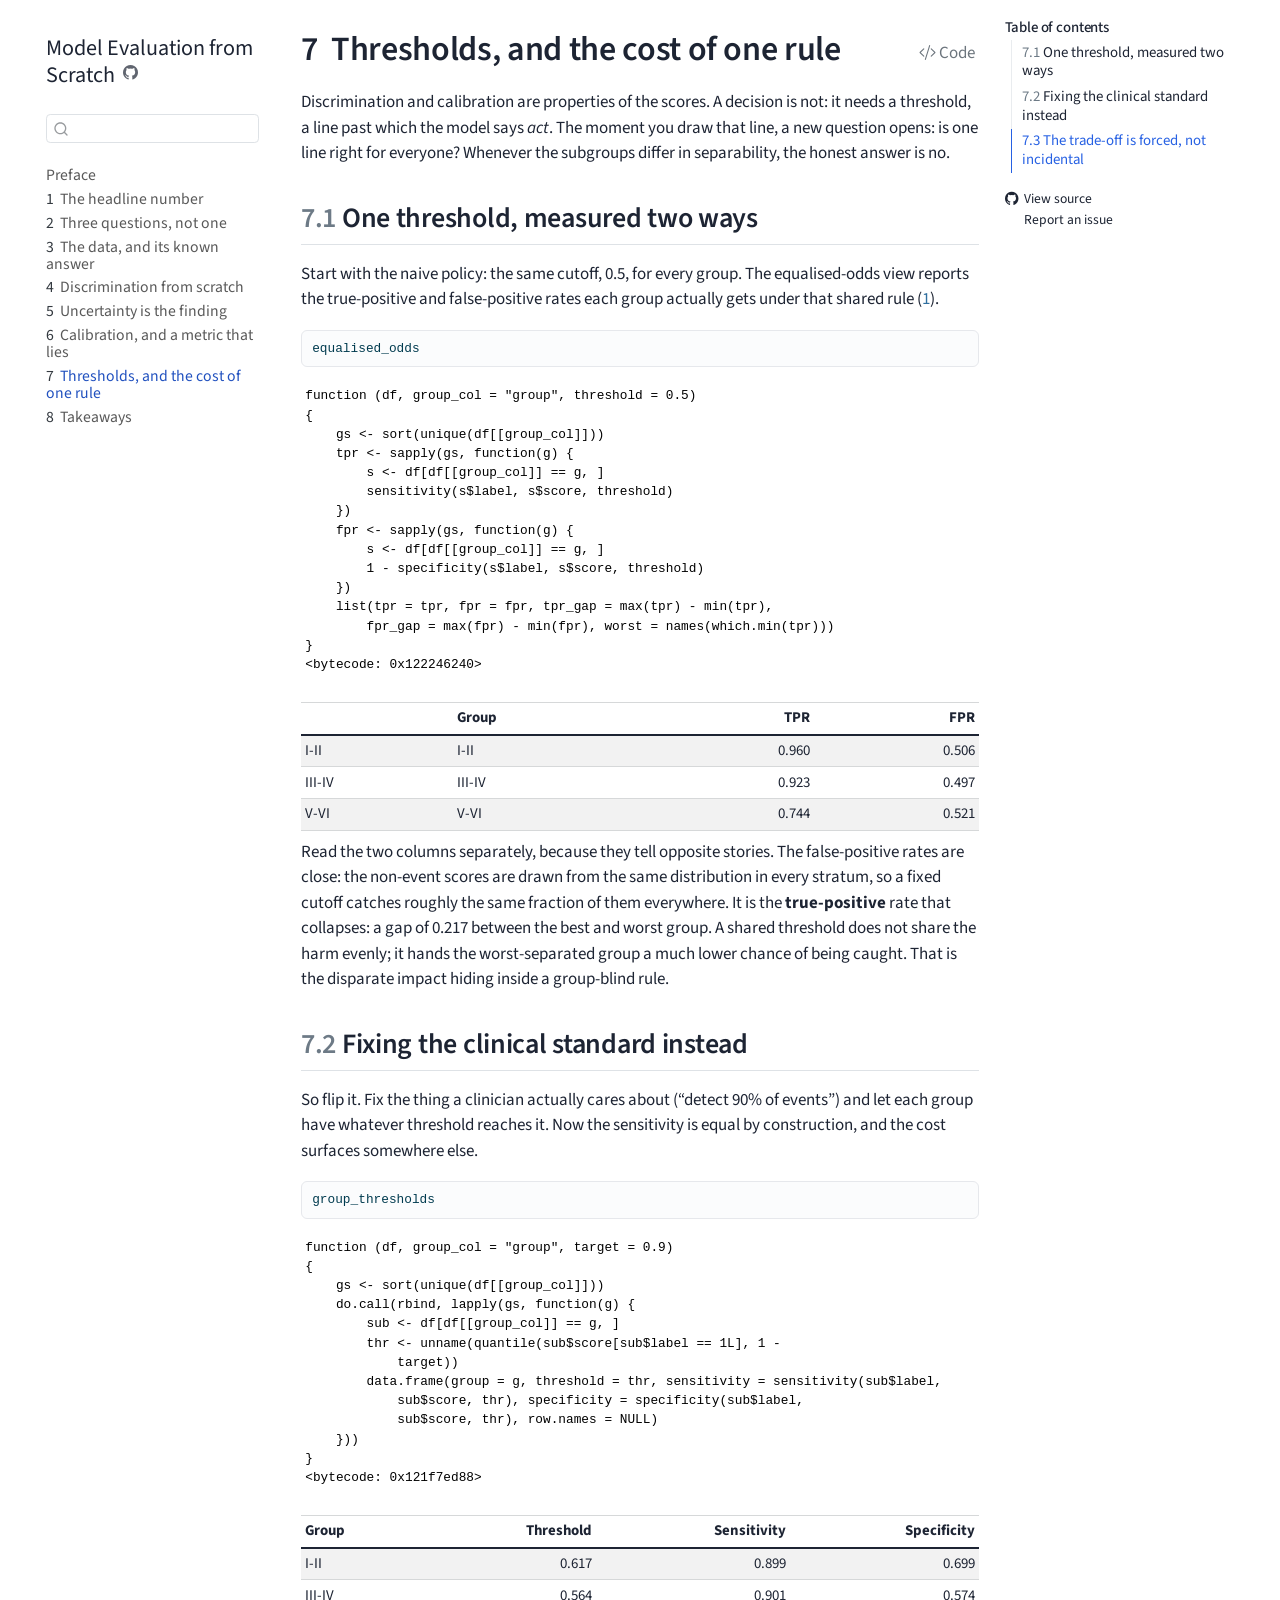
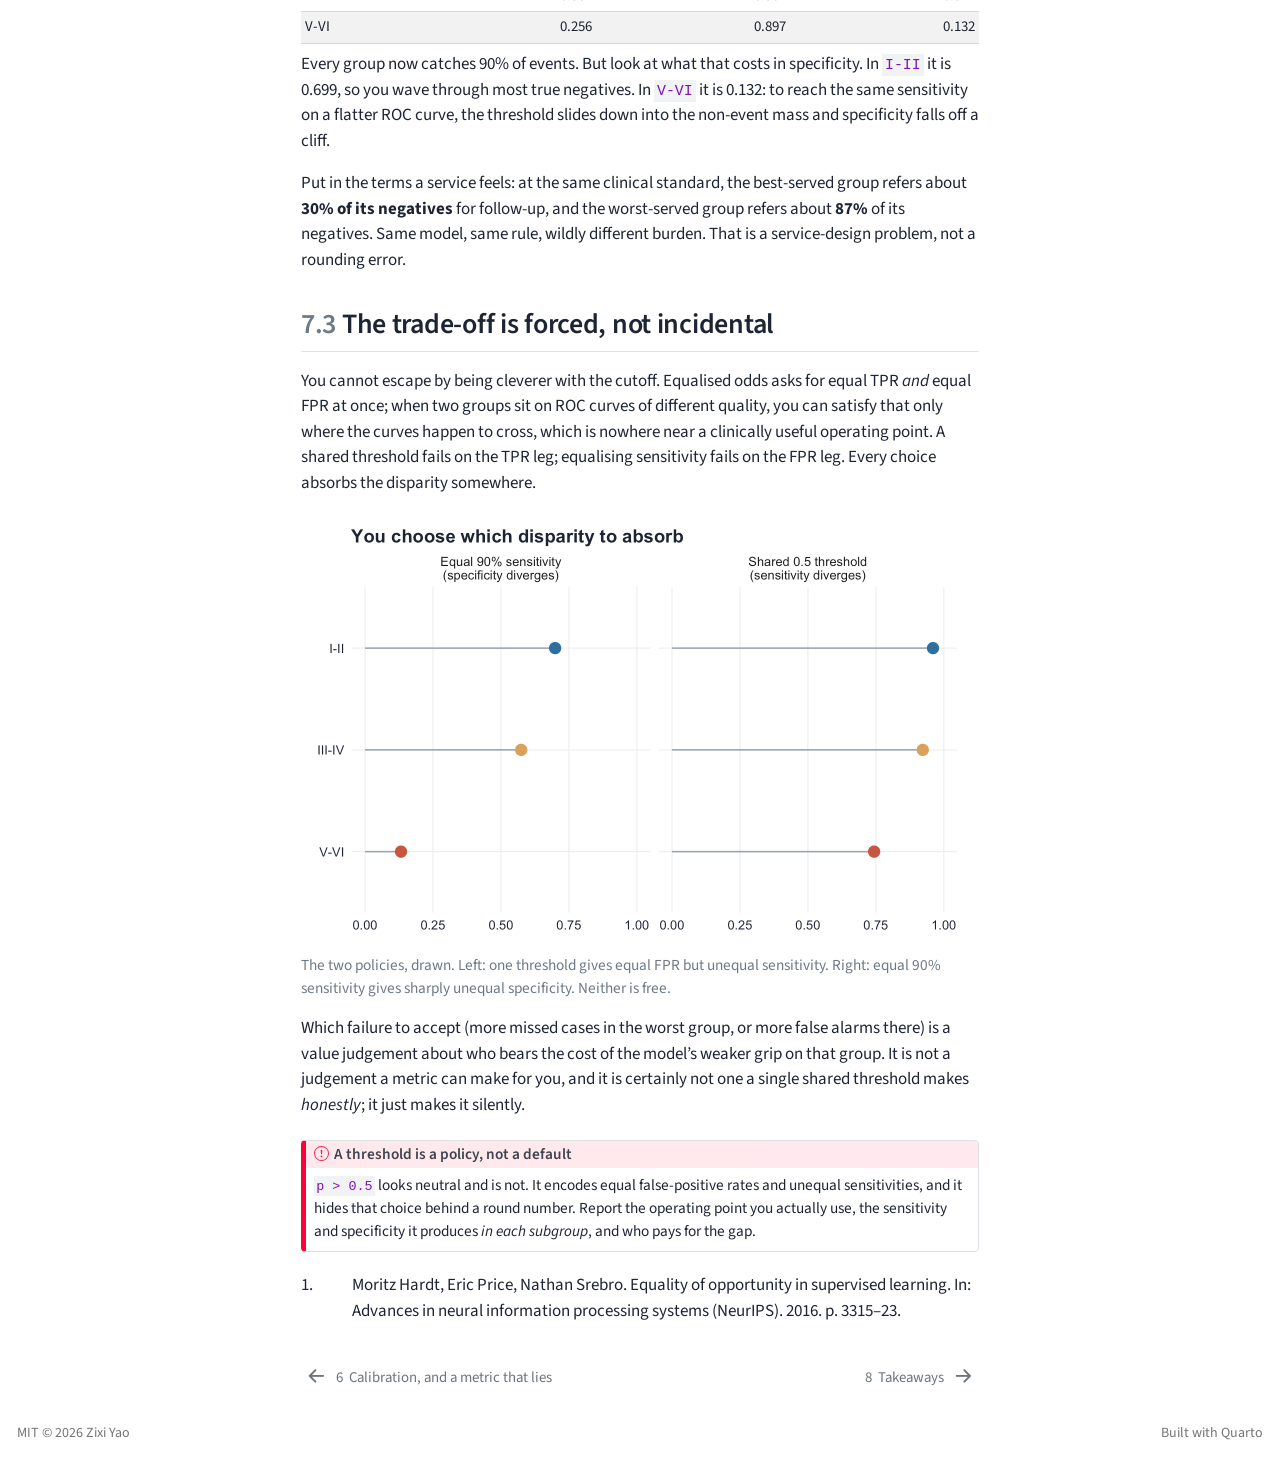
<file: docs/chapters/07-thresholds.html>
<!DOCTYPE html>
<html xmlns="http://www.w3.org/1999/xhtml" lang="en" xml:lang="en"><head>

<meta charset="utf-8">
<meta name="generator" content="quarto-1.8.27">

<meta name="viewport" content="width=device-width, initial-scale=1.0, user-scalable=yes">


<title>7&nbsp; Thresholds, and the cost of one rule – Model Evaluation from Scratch</title>
<style>
code{white-space: pre-wrap;}
span.smallcaps{font-variant: small-caps;}
div.columns{display: flex; gap: min(4vw, 1.5em);}
div.column{flex: auto; overflow-x: auto;}
div.hanging-indent{margin-left: 1.5em; text-indent: -1.5em;}
ul.task-list{list-style: none;}
ul.task-list li input[type="checkbox"] {
  width: 0.8em;
  margin: 0 0.8em 0.2em -1em; /* quarto-specific, see https://github.com/quarto-dev/quarto-cli/issues/4556 */ 
  vertical-align: middle;
}
/* CSS for syntax highlighting */
html { -webkit-text-size-adjust: 100%; }
pre > code.sourceCode { white-space: pre; position: relative; }
pre > code.sourceCode > span { display: inline-block; line-height: 1.25; }
pre > code.sourceCode > span:empty { height: 1.2em; }
.sourceCode { overflow: visible; }
code.sourceCode > span { color: inherit; text-decoration: inherit; }
div.sourceCode { margin: 1em 0; }
pre.sourceCode { margin: 0; }
@media screen {
div.sourceCode { overflow: auto; }
}
@media print {
pre > code.sourceCode { white-space: pre-wrap; }
pre > code.sourceCode > span { text-indent: -5em; padding-left: 5em; }
}
pre.numberSource code
  { counter-reset: source-line 0; }
pre.numberSource code > span
  { position: relative; left: -4em; counter-increment: source-line; }
pre.numberSource code > span > a:first-child::before
  { content: counter(source-line);
    position: relative; left: -1em; text-align: right; vertical-align: baseline;
    border: none; display: inline-block;
    -webkit-touch-callout: none; -webkit-user-select: none;
    -khtml-user-select: none; -moz-user-select: none;
    -ms-user-select: none; user-select: none;
    padding: 0 4px; width: 4em;
  }
pre.numberSource { margin-left: 3em;  padding-left: 4px; }
div.sourceCode
  {   }
@media screen {
pre > code.sourceCode > span > a:first-child::before { text-decoration: underline; }
}
/* CSS for citations */
div.csl-bib-body { }
div.csl-entry {
  clear: both;
}
.hanging-indent div.csl-entry {
  margin-left:2em;
  text-indent:-2em;
}
div.csl-left-margin {
  min-width:2em;
  float:left;
}
div.csl-right-inline {
  margin-left:2em;
  padding-left:1em;
}
div.csl-indent {
  margin-left: 2em;
}</style>


<script src="../site_libs/quarto-nav/quarto-nav.js"></script>
<script src="../site_libs/quarto-nav/headroom.min.js"></script>
<script src="../site_libs/clipboard/clipboard.min.js"></script>
<script src="../site_libs/quarto-search/autocomplete.umd.js"></script>
<script src="../site_libs/quarto-search/fuse.min.js"></script>
<script src="../site_libs/quarto-search/quarto-search.js"></script>
<meta name="quarto:offset" content="../">
<link href="../chapters/08-takeaways.html" rel="next">
<link href="../chapters/06-calibration.html" rel="prev">
<script src="../site_libs/quarto-html/quarto.js" type="module"></script>
<script src="../site_libs/quarto-html/tabsets/tabsets.js" type="module"></script>
<script src="../site_libs/quarto-html/axe/axe-check.js" type="module"></script>
<script src="../site_libs/quarto-html/popper.min.js"></script>
<script src="../site_libs/quarto-html/tippy.umd.min.js"></script>
<script src="../site_libs/quarto-html/anchor.min.js"></script>
<link href="../site_libs/quarto-html/tippy.css" rel="stylesheet">
<link href="../site_libs/quarto-html/quarto-syntax-highlighting-ed96de9b727972fe78a7b5d16c58bf87.css" rel="stylesheet" id="quarto-text-highlighting-styles">
<script src="../site_libs/bootstrap/bootstrap.min.js"></script>
<link href="../site_libs/bootstrap/bootstrap-icons.css" rel="stylesheet">
<link href="../site_libs/bootstrap/bootstrap-27c261d06b905028a18691de25d09dde.min.css" rel="stylesheet" append-hash="true" id="quarto-bootstrap" data-mode="light">
<script id="quarto-search-options" type="application/json">{
  "location": "sidebar",
  "copy-button": false,
  "collapse-after": 3,
  "panel-placement": "start",
  "type": "textbox",
  "limit": 50,
  "keyboard-shortcut": [
    "f",
    "/",
    "s"
  ],
  "show-item-context": false,
  "language": {
    "search-no-results-text": "No results",
    "search-matching-documents-text": "matching documents",
    "search-copy-link-title": "Copy link to search",
    "search-hide-matches-text": "Hide additional matches",
    "search-more-match-text": "more match in this document",
    "search-more-matches-text": "more matches in this document",
    "search-clear-button-title": "Clear",
    "search-text-placeholder": "",
    "search-detached-cancel-button-title": "Cancel",
    "search-submit-button-title": "Submit",
    "search-label": "Search"
  }
}</script>


<link rel="stylesheet" href="../styles.css">
</head>

<body class="nav-sidebar floating quarto-light">

<div id="quarto-search-results"></div>
  <header id="quarto-header" class="headroom fixed-top">
  <nav class="quarto-secondary-nav">
    <div class="container-fluid d-flex">
      <button type="button" class="quarto-btn-toggle btn" data-bs-toggle="collapse" role="button" data-bs-target=".quarto-sidebar-collapse-item" aria-controls="quarto-sidebar" aria-expanded="false" aria-label="Toggle sidebar navigation" onclick="if (window.quartoToggleHeadroom) { window.quartoToggleHeadroom(); }">
        <i class="bi bi-layout-text-sidebar-reverse"></i>
      </button>
        <nav class="quarto-page-breadcrumbs" aria-label="breadcrumb"><ol class="breadcrumb"><li class="breadcrumb-item"><a href="../chapters/07-thresholds.html"><span class="chapter-number">7</span>&nbsp; <span class="chapter-title">Thresholds, and the cost of one rule</span></a></li></ol></nav>
        <a class="flex-grow-1" role="navigation" data-bs-toggle="collapse" data-bs-target=".quarto-sidebar-collapse-item" aria-controls="quarto-sidebar" aria-expanded="false" aria-label="Toggle sidebar navigation" onclick="if (window.quartoToggleHeadroom) { window.quartoToggleHeadroom(); }">      
        </a>
      <button type="button" class="btn quarto-search-button" aria-label="Search" onclick="window.quartoOpenSearch();">
        <i class="bi bi-search"></i>
      </button>
    </div>
  </nav>
</header>
<!-- content -->
<div id="quarto-content" class="quarto-container page-columns page-rows-contents page-layout-article">
<!-- sidebar -->
  <nav id="quarto-sidebar" class="sidebar collapse collapse-horizontal quarto-sidebar-collapse-item sidebar-navigation floating overflow-auto">
    <div class="pt-lg-2 mt-2 text-left sidebar-header">
    <div class="sidebar-title mb-0 py-0">
      <a href="../">Model Evaluation from Scratch</a> 
        <div class="sidebar-tools-main">
    <a href="https://github.com/Lexiyao/model-evaluation-from-scratch" title="Source Code" class="quarto-navigation-tool px-1" aria-label="Source Code"><i class="bi bi-github"></i></a>
</div>
    </div>
      </div>
        <div class="mt-2 flex-shrink-0 align-items-center">
        <div class="sidebar-search">
        <div id="quarto-search" class="" title="Search"></div>
        </div>
        </div>
    <div class="sidebar-menu-container"> 
    <ul class="list-unstyled mt-1">
        <li class="sidebar-item">
  <div class="sidebar-item-container"> 
  <a href="../index.html" class="sidebar-item-text sidebar-link">
 <span class="menu-text">Preface</span></a>
  </div>
</li>
        <li class="sidebar-item">
  <div class="sidebar-item-container"> 
  <a href="../chapters/01-headline-number.html" class="sidebar-item-text sidebar-link">
 <span class="menu-text"><span class="chapter-number">1</span>&nbsp; <span class="chapter-title">The headline number</span></span></a>
  </div>
</li>
        <li class="sidebar-item">
  <div class="sidebar-item-container"> 
  <a href="../chapters/02-three-questions.html" class="sidebar-item-text sidebar-link">
 <span class="menu-text"><span class="chapter-number">2</span>&nbsp; <span class="chapter-title">Three questions, not one</span></span></a>
  </div>
</li>
        <li class="sidebar-item">
  <div class="sidebar-item-container"> 
  <a href="../chapters/03-the-data.html" class="sidebar-item-text sidebar-link">
 <span class="menu-text"><span class="chapter-number">3</span>&nbsp; <span class="chapter-title">The data, and its known answer</span></span></a>
  </div>
</li>
        <li class="sidebar-item">
  <div class="sidebar-item-container"> 
  <a href="../chapters/04-discrimination.html" class="sidebar-item-text sidebar-link">
 <span class="menu-text"><span class="chapter-number">4</span>&nbsp; <span class="chapter-title">Discrimination from scratch</span></span></a>
  </div>
</li>
        <li class="sidebar-item">
  <div class="sidebar-item-container"> 
  <a href="../chapters/05-uncertainty.html" class="sidebar-item-text sidebar-link">
 <span class="menu-text"><span class="chapter-number">5</span>&nbsp; <span class="chapter-title">Uncertainty is the finding</span></span></a>
  </div>
</li>
        <li class="sidebar-item">
  <div class="sidebar-item-container"> 
  <a href="../chapters/06-calibration.html" class="sidebar-item-text sidebar-link">
 <span class="menu-text"><span class="chapter-number">6</span>&nbsp; <span class="chapter-title">Calibration, and a metric that lies</span></span></a>
  </div>
</li>
        <li class="sidebar-item">
  <div class="sidebar-item-container"> 
  <a href="../chapters/07-thresholds.html" class="sidebar-item-text sidebar-link active">
 <span class="menu-text"><span class="chapter-number">7</span>&nbsp; <span class="chapter-title">Thresholds, and the cost of one rule</span></span></a>
  </div>
</li>
        <li class="sidebar-item">
  <div class="sidebar-item-container"> 
  <a href="../chapters/08-takeaways.html" class="sidebar-item-text sidebar-link">
 <span class="menu-text"><span class="chapter-number">8</span>&nbsp; <span class="chapter-title">Takeaways</span></span></a>
  </div>
</li>
    </ul>
    </div>
</nav>
<div id="quarto-sidebar-glass" class="quarto-sidebar-collapse-item" data-bs-toggle="collapse" data-bs-target=".quarto-sidebar-collapse-item"></div>
<!-- margin-sidebar -->
    <div id="quarto-margin-sidebar" class="sidebar margin-sidebar">
        <nav id="TOC" role="doc-toc" class="toc-active">
    <h2 id="toc-title">Table of contents</h2>
   
  <ul>
  <li><a href="#one-threshold-measured-two-ways" id="toc-one-threshold-measured-two-ways" class="nav-link active" data-scroll-target="#one-threshold-measured-two-ways"><span class="header-section-number">7.1</span> One threshold, measured two ways</a></li>
  <li><a href="#fixing-the-clinical-standard-instead" id="toc-fixing-the-clinical-standard-instead" class="nav-link" data-scroll-target="#fixing-the-clinical-standard-instead"><span class="header-section-number">7.2</span> Fixing the clinical standard instead</a></li>
  <li><a href="#the-trade-off-is-forced-not-incidental" id="toc-the-trade-off-is-forced-not-incidental" class="nav-link" data-scroll-target="#the-trade-off-is-forced-not-incidental"><span class="header-section-number">7.3</span> The trade-off is forced, not incidental</a></li>
  </ul>
<div class="toc-actions"><ul><li><a href="https://github.com/Lexiyao/model-evaluation-from-scratch/blob/main/chapters/07-thresholds.qmd" class="toc-action"><i class="bi bi-github"></i>View source</a></li><li><a href="https://github.com/Lexiyao/model-evaluation-from-scratch/issues/new" class="toc-action"><i class="bi empty"></i>Report an issue</a></li></ul></div></nav>
    </div>
<!-- main -->
<main class="content" id="quarto-document-content">

<header id="title-block-header" class="quarto-title-block default">
<div class="quarto-title">
<div class="quarto-title-block"><div><h1 class="title"><span class="chapter-number">7</span>&nbsp; <span class="chapter-title">Thresholds, and the cost of one rule</span></h1><button type="button" class="btn code-tools-button" id="quarto-code-tools-source"><i class="bi"></i> Code</button></div></div>
</div>



<div class="quarto-title-meta">

    
  
    
  </div>
  


</header>


<p>Discrimination and calibration are properties of the scores. A decision is not: it needs a threshold, a line past which the model says <em>act</em>. The moment you draw that line, a new question opens: is one line right for everyone? Whenever the subgroups differ in separability, the honest answer is no.</p>
<section id="one-threshold-measured-two-ways" class="level2" data-number="7.1">
<h2 data-number="7.1" class="anchored" data-anchor-id="one-threshold-measured-two-ways"><span class="header-section-number">7.1</span> One threshold, measured two ways</h2>
<p>Start with the naive policy: the same cutoff, 0.5, for every group. The equalised-odds view reports the true-positive and false-positive rates each group actually gets under that shared rule <span class="citation" data-cites="hardt2016">(<a href="#ref-hardt2016" role="doc-biblioref">1</a>)</span>.</p>
<div class="cell">
<div class="code-copy-outer-scaffold"><div class="sourceCode cell-code" id="cb1"><pre class="sourceCode r code-with-copy"><code class="sourceCode r"><span id="cb1-1"><a href="#cb1-1" aria-hidden="true" tabindex="-1"></a>equalised_odds</span></code></pre></div><button title="Copy to Clipboard" class="code-copy-button"><i class="bi"></i></button></div>
<div class="cell-output cell-output-stdout">
<pre><code>function (df, group_col = "group", threshold = 0.5) 
{
    gs &lt;- sort(unique(df[[group_col]]))
    tpr &lt;- sapply(gs, function(g) {
        s &lt;- df[df[[group_col]] == g, ]
        sensitivity(s$label, s$score, threshold)
    })
    fpr &lt;- sapply(gs, function(g) {
        s &lt;- df[df[[group_col]] == g, ]
        1 - specificity(s$label, s$score, threshold)
    })
    list(tpr = tpr, fpr = fpr, tpr_gap = max(tpr) - min(tpr), 
        fpr_gap = max(fpr) - min(fpr), worst = names(which.min(tpr)))
}
&lt;bytecode: 0x122246240&gt;</code></pre>
</div>
</div>
<div class="cell">
<div class="cell-output-display">
<table class="caption-top table table-sm table-striped small">
<thead>
<tr class="header">
<th style="text-align: left;"></th>
<th style="text-align: left;">Group</th>
<th style="text-align: right;">TPR</th>
<th style="text-align: right;">FPR</th>
</tr>
</thead>
<tbody>
<tr class="odd">
<td style="text-align: left;">I-II</td>
<td style="text-align: left;">I-II</td>
<td style="text-align: right;">0.960</td>
<td style="text-align: right;">0.506</td>
</tr>
<tr class="even">
<td style="text-align: left;">III-IV</td>
<td style="text-align: left;">III-IV</td>
<td style="text-align: right;">0.923</td>
<td style="text-align: right;">0.497</td>
</tr>
<tr class="odd">
<td style="text-align: left;">V-VI</td>
<td style="text-align: left;">V-VI</td>
<td style="text-align: right;">0.744</td>
<td style="text-align: right;">0.521</td>
</tr>
</tbody>
</table>
</div>
</div>
<p>Read the two columns separately, because they tell opposite stories. The false-positive rates are close: the non-event scores are drawn from the same distribution in every stratum, so a fixed cutoff catches roughly the same fraction of them everywhere. It is the <strong>true-positive</strong> rate that collapses: a gap of 0.217 between the best and worst group. A shared threshold does not share the harm evenly; it hands the worst-separated group a much lower chance of being caught. That is the disparate impact hiding inside a group-blind rule.</p>
</section>
<section id="fixing-the-clinical-standard-instead" class="level2" data-number="7.2">
<h2 data-number="7.2" class="anchored" data-anchor-id="fixing-the-clinical-standard-instead"><span class="header-section-number">7.2</span> Fixing the clinical standard instead</h2>
<p>So flip it. Fix the thing a clinician actually cares about (“detect 90% of events”) and let each group have whatever threshold reaches it. Now the sensitivity is equal by construction, and the cost surfaces somewhere else.</p>
<div class="cell">
<div class="code-copy-outer-scaffold"><div class="sourceCode cell-code" id="cb3"><pre class="sourceCode r code-with-copy"><code class="sourceCode r"><span id="cb3-1"><a href="#cb3-1" aria-hidden="true" tabindex="-1"></a>group_thresholds</span></code></pre></div><button title="Copy to Clipboard" class="code-copy-button"><i class="bi"></i></button></div>
<div class="cell-output cell-output-stdout">
<pre><code>function (df, group_col = "group", target = 0.9) 
{
    gs &lt;- sort(unique(df[[group_col]]))
    do.call(rbind, lapply(gs, function(g) {
        sub &lt;- df[df[[group_col]] == g, ]
        thr &lt;- unname(quantile(sub$score[sub$label == 1L], 1 - 
            target))
        data.frame(group = g, threshold = thr, sensitivity = sensitivity(sub$label, 
            sub$score, thr), specificity = specificity(sub$label, 
            sub$score, thr), row.names = NULL)
    }))
}
&lt;bytecode: 0x121f7ed88&gt;</code></pre>
</div>
</div>
<div class="cell">
<div class="cell-output-display">
<table class="caption-top table table-sm table-striped small">
<thead>
<tr class="header">
<th style="text-align: left;">Group</th>
<th style="text-align: right;">Threshold</th>
<th style="text-align: right;">Sensitivity</th>
<th style="text-align: right;">Specificity</th>
</tr>
</thead>
<tbody>
<tr class="odd">
<td style="text-align: left;">I-II</td>
<td style="text-align: right;">0.617</td>
<td style="text-align: right;">0.899</td>
<td style="text-align: right;">0.699</td>
</tr>
<tr class="even">
<td style="text-align: left;">III-IV</td>
<td style="text-align: right;">0.564</td>
<td style="text-align: right;">0.901</td>
<td style="text-align: right;">0.574</td>
</tr>
<tr class="odd">
<td style="text-align: left;">V-VI</td>
<td style="text-align: right;">0.256</td>
<td style="text-align: right;">0.897</td>
<td style="text-align: right;">0.132</td>
</tr>
</tbody>
</table>
</div>
</div>
<p>Every group now catches 90% of events. But look at what that costs in specificity. In <code>I-II</code> it is 0.699, so you wave through most true negatives. In <code>V-VI</code> it is 0.132: to reach the same sensitivity on a flatter ROC curve, the threshold slides down into the non-event mass and specificity falls off a cliff.</p>
<p>Put in the terms a service feels: at the same clinical standard, the best-served group refers about <strong>30% of its negatives</strong> for follow-up, and the worst-served group refers about <strong>87%</strong> of its negatives. Same model, same rule, wildly different burden. That is a service-design problem, not a rounding error.</p>
</section>
<section id="the-trade-off-is-forced-not-incidental" class="level2" data-number="7.3">
<h2 data-number="7.3" class="anchored" data-anchor-id="the-trade-off-is-forced-not-incidental"><span class="header-section-number">7.3</span> The trade-off is forced, not incidental</h2>
<p>You cannot escape by being cleverer with the cutoff. Equalised odds asks for equal TPR <em>and</em> equal FPR at once; when two groups sit on ROC curves of different quality, you can satisfy that only where the curves happen to cross, which is nowhere near a clinically useful operating point. A shared threshold fails on the TPR leg; equalising sensitivity fails on the FPR leg. Every choice absorbs the disparity somewhere.</p>
<div class="cell">
<div class="cell-output-display">
<div class="quarto-figure quarto-figure-center">
<figure class="figure">
<p><img src="07-thresholds_files/figure-html/unnamed-chunk-6-1.png" class="img-fluid figure-img" width="672"></p>
<figcaption>The two policies, drawn. Left: one threshold gives equal FPR but unequal sensitivity. Right: equal 90% sensitivity gives sharply unequal specificity. Neither is free.</figcaption>
</figure>
</div>
</div>
</div>
<p>Which failure to accept (more missed cases in the worst group, or more false alarms there) is a value judgement about who bears the cost of the model’s weaker grip on that group. It is not a judgement a metric can make for you, and it is certainly not one a single shared threshold makes <em>honestly</em>; it just makes it silently.</p>
<div class="callout callout-style-default callout-important callout-titled">
<div class="callout-header d-flex align-content-center">
<div class="callout-icon-container">
<i class="callout-icon"></i>
</div>
<div class="callout-title-container flex-fill">
<span class="screen-reader-only">Important</span>A threshold is a policy, not a default
</div>
</div>
<div class="callout-body-container callout-body">
<p><code>p &gt; 0.5</code> looks neutral and is not. It encodes equal false-positive rates and unequal sensitivities, and it hides that choice behind a round number. Report the operating point you actually use, the sensitivity and specificity it produces <em>in each subgroup</em>, and who pays for the gap.</p>
</div>
</div>


<!-- -->

<div id="refs" class="references csl-bib-body" role="list">
<div id="ref-hardt2016" class="csl-entry" role="listitem">
<div class="csl-left-margin">1. </div><div class="csl-right-inline">Moritz Hardt, Eric Price, Nathan Srebro. Equality of opportunity in supervised learning. In: Advances in neural information processing systems (NeurIPS). 2016. p. 3315–23.</div>
</div>
</div>
</section>

</main> <!-- /main -->
<script id="quarto-html-after-body" type="application/javascript">
  window.document.addEventListener("DOMContentLoaded", function (event) {
    const icon = "";
    const anchorJS = new window.AnchorJS();
    anchorJS.options = {
      placement: 'right',
      icon: icon
    };
    anchorJS.add('.anchored');
    const isCodeAnnotation = (el) => {
      for (const clz of el.classList) {
        if (clz.startsWith('code-annotation-')) {                     
          return true;
        }
      }
      return false;
    }
    const onCopySuccess = function(e) {
      // button target
      const button = e.trigger;
      // don't keep focus
      button.blur();
      // flash "checked"
      button.classList.add('code-copy-button-checked');
      var currentTitle = button.getAttribute("title");
      button.setAttribute("title", "Copied!");
      let tooltip;
      if (window.bootstrap) {
        button.setAttribute("data-bs-toggle", "tooltip");
        button.setAttribute("data-bs-placement", "left");
        button.setAttribute("data-bs-title", "Copied!");
        tooltip = new bootstrap.Tooltip(button, 
          { trigger: "manual", 
            customClass: "code-copy-button-tooltip",
            offset: [0, -8]});
        tooltip.show();    
      }
      setTimeout(function() {
        if (tooltip) {
          tooltip.hide();
          button.removeAttribute("data-bs-title");
          button.removeAttribute("data-bs-toggle");
          button.removeAttribute("data-bs-placement");
        }
        button.setAttribute("title", currentTitle);
        button.classList.remove('code-copy-button-checked');
      }, 1000);
      // clear code selection
      e.clearSelection();
    }
    const getTextToCopy = function(trigger) {
      const outerScaffold = trigger.parentElement.cloneNode(true);
      const codeEl = outerScaffold.querySelector('code');
      for (const childEl of codeEl.children) {
        if (isCodeAnnotation(childEl)) {
          childEl.remove();
        }
      }
      return codeEl.innerText;
    }
    const clipboard = new window.ClipboardJS('.code-copy-button:not([data-in-quarto-modal])', {
      text: getTextToCopy
    });
    clipboard.on('success', onCopySuccess);
    if (window.document.getElementById('quarto-embedded-source-code-modal')) {
      const clipboardModal = new window.ClipboardJS('.code-copy-button[data-in-quarto-modal]', {
        text: getTextToCopy,
        container: window.document.getElementById('quarto-embedded-source-code-modal')
      });
      clipboardModal.on('success', onCopySuccess);
    }
    const viewSource = window.document.getElementById('quarto-view-source') ||
                       window.document.getElementById('quarto-code-tools-source');
    if (viewSource) {
      const sourceUrl = viewSource.getAttribute("data-quarto-source-url");
      viewSource.addEventListener("click", function(e) {
        if (sourceUrl) {
          // rstudio viewer pane
          if (/\bcapabilities=\b/.test(window.location)) {
            window.open(sourceUrl);
          } else {
            window.location.href = sourceUrl;
          }
        } else {
          const modal = new bootstrap.Modal(document.getElementById('quarto-embedded-source-code-modal'));
          modal.show();
        }
        return false;
      });
    }
    function toggleCodeHandler(show) {
      return function(e) {
        const detailsSrc = window.document.querySelectorAll(".cell > details > .sourceCode");
        for (let i=0; i<detailsSrc.length; i++) {
          const details = detailsSrc[i].parentElement;
          if (show) {
            details.open = true;
          } else {
            details.removeAttribute("open");
          }
        }
        const cellCodeDivs = window.document.querySelectorAll(".cell > .sourceCode");
        const fromCls = show ? "hidden" : "unhidden";
        const toCls = show ? "unhidden" : "hidden";
        for (let i=0; i<cellCodeDivs.length; i++) {
          const codeDiv = cellCodeDivs[i];
          if (codeDiv.classList.contains(fromCls)) {
            codeDiv.classList.remove(fromCls);
            codeDiv.classList.add(toCls);
          } 
        }
        return false;
      }
    }
    const hideAllCode = window.document.getElementById("quarto-hide-all-code");
    if (hideAllCode) {
      hideAllCode.addEventListener("click", toggleCodeHandler(false));
    }
    const showAllCode = window.document.getElementById("quarto-show-all-code");
    if (showAllCode) {
      showAllCode.addEventListener("click", toggleCodeHandler(true));
    }
      var localhostRegex = new RegExp(/^(?:http|https):\/\/localhost\:?[0-9]*\//);
      var mailtoRegex = new RegExp(/^mailto:/);
        var filterRegex = new RegExp('/' + window.location.host + '/');
      var isInternal = (href) => {
          return filterRegex.test(href) || localhostRegex.test(href) || mailtoRegex.test(href);
      }
      // Inspect non-navigation links and adorn them if external
     var links = window.document.querySelectorAll('a[href]:not(.nav-link):not(.navbar-brand):not(.toc-action):not(.sidebar-link):not(.sidebar-item-toggle):not(.pagination-link):not(.no-external):not([aria-hidden]):not(.dropdown-item):not(.quarto-navigation-tool):not(.about-link)');
      for (var i=0; i<links.length; i++) {
        const link = links[i];
        if (!isInternal(link.href)) {
          // undo the damage that might have been done by quarto-nav.js in the case of
          // links that we want to consider external
          if (link.dataset.originalHref !== undefined) {
            link.href = link.dataset.originalHref;
          }
        }
      }
    function tippyHover(el, contentFn, onTriggerFn, onUntriggerFn) {
      const config = {
        allowHTML: true,
        maxWidth: 500,
        delay: 100,
        arrow: false,
        appendTo: function(el) {
            return el.parentElement;
        },
        interactive: true,
        interactiveBorder: 10,
        theme: 'quarto',
        placement: 'bottom-start',
      };
      if (contentFn) {
        config.content = contentFn;
      }
      if (onTriggerFn) {
        config.onTrigger = onTriggerFn;
      }
      if (onUntriggerFn) {
        config.onUntrigger = onUntriggerFn;
      }
      window.tippy(el, config); 
    }
    const noterefs = window.document.querySelectorAll('a[role="doc-noteref"]');
    for (var i=0; i<noterefs.length; i++) {
      const ref = noterefs[i];
      tippyHover(ref, function() {
        // use id or data attribute instead here
        let href = ref.getAttribute('data-footnote-href') || ref.getAttribute('href');
        try { href = new URL(href).hash; } catch {}
        const id = href.replace(/^#\/?/, "");
        const note = window.document.getElementById(id);
        if (note) {
          return note.innerHTML;
        } else {
          return "";
        }
      });
    }
    const xrefs = window.document.querySelectorAll('a.quarto-xref');
    const processXRef = (id, note) => {
      // Strip column container classes
      const stripColumnClz = (el) => {
        el.classList.remove("page-full", "page-columns");
        if (el.children) {
          for (const child of el.children) {
            stripColumnClz(child);
          }
        }
      }
      stripColumnClz(note)
      if (id === null || id.startsWith('sec-')) {
        // Special case sections, only their first couple elements
        const container = document.createElement("div");
        if (note.children && note.children.length > 2) {
          container.appendChild(note.children[0].cloneNode(true));
          for (let i = 1; i < note.children.length; i++) {
            const child = note.children[i];
            if (child.tagName === "P" && child.innerText === "") {
              continue;
            } else {
              container.appendChild(child.cloneNode(true));
              break;
            }
          }
          if (window.Quarto?.typesetMath) {
            window.Quarto.typesetMath(container);
          }
          return container.innerHTML
        } else {
          if (window.Quarto?.typesetMath) {
            window.Quarto.typesetMath(note);
          }
          return note.innerHTML;
        }
      } else {
        // Remove any anchor links if they are present
        const anchorLink = note.querySelector('a.anchorjs-link');
        if (anchorLink) {
          anchorLink.remove();
        }
        if (window.Quarto?.typesetMath) {
          window.Quarto.typesetMath(note);
        }
        if (note.classList.contains("callout")) {
          return note.outerHTML;
        } else {
          return note.innerHTML;
        }
      }
    }
    for (var i=0; i<xrefs.length; i++) {
      const xref = xrefs[i];
      tippyHover(xref, undefined, function(instance) {
        instance.disable();
        let url = xref.getAttribute('href');
        let hash = undefined; 
        if (url.startsWith('#')) {
          hash = url;
        } else {
          try { hash = new URL(url).hash; } catch {}
        }
        if (hash) {
          const id = hash.replace(/^#\/?/, "");
          const note = window.document.getElementById(id);
          if (note !== null) {
            try {
              const html = processXRef(id, note.cloneNode(true));
              instance.setContent(html);
            } finally {
              instance.enable();
              instance.show();
            }
          } else {
            // See if we can fetch this
            fetch(url.split('#')[0])
            .then(res => res.text())
            .then(html => {
              const parser = new DOMParser();
              const htmlDoc = parser.parseFromString(html, "text/html");
              const note = htmlDoc.getElementById(id);
              if (note !== null) {
                const html = processXRef(id, note);
                instance.setContent(html);
              } 
            }).finally(() => {
              instance.enable();
              instance.show();
            });
          }
        } else {
          // See if we can fetch a full url (with no hash to target)
          // This is a special case and we should probably do some content thinning / targeting
          fetch(url)
          .then(res => res.text())
          .then(html => {
            const parser = new DOMParser();
            const htmlDoc = parser.parseFromString(html, "text/html");
            const note = htmlDoc.querySelector('main.content');
            if (note !== null) {
              // This should only happen for chapter cross references
              // (since there is no id in the URL)
              // remove the first header
              if (note.children.length > 0 && note.children[0].tagName === "HEADER") {
                note.children[0].remove();
              }
              const html = processXRef(null, note);
              instance.setContent(html);
            } 
          }).finally(() => {
            instance.enable();
            instance.show();
          });
        }
      }, function(instance) {
      });
    }
        let selectedAnnoteEl;
        const selectorForAnnotation = ( cell, annotation) => {
          let cellAttr = 'data-code-cell="' + cell + '"';
          let lineAttr = 'data-code-annotation="' +  annotation + '"';
          const selector = 'span[' + cellAttr + '][' + lineAttr + ']';
          return selector;
        }
        const selectCodeLines = (annoteEl) => {
          const doc = window.document;
          const targetCell = annoteEl.getAttribute("data-target-cell");
          const targetAnnotation = annoteEl.getAttribute("data-target-annotation");
          const annoteSpan = window.document.querySelector(selectorForAnnotation(targetCell, targetAnnotation));
          const lines = annoteSpan.getAttribute("data-code-lines").split(",");
          const lineIds = lines.map((line) => {
            return targetCell + "-" + line;
          })
          let top = null;
          let height = null;
          let parent = null;
          if (lineIds.length > 0) {
              //compute the position of the single el (top and bottom and make a div)
              const el = window.document.getElementById(lineIds[0]);
              top = el.offsetTop;
              height = el.offsetHeight;
              parent = el.parentElement.parentElement;
            if (lineIds.length > 1) {
              const lastEl = window.document.getElementById(lineIds[lineIds.length - 1]);
              const bottom = lastEl.offsetTop + lastEl.offsetHeight;
              height = bottom - top;
            }
            if (top !== null && height !== null && parent !== null) {
              // cook up a div (if necessary) and position it 
              let div = window.document.getElementById("code-annotation-line-highlight");
              if (div === null) {
                div = window.document.createElement("div");
                div.setAttribute("id", "code-annotation-line-highlight");
                div.style.position = 'absolute';
                parent.appendChild(div);
              }
              div.style.top = top - 2 + "px";
              div.style.height = height + 4 + "px";
              div.style.left = 0;
              let gutterDiv = window.document.getElementById("code-annotation-line-highlight-gutter");
              if (gutterDiv === null) {
                gutterDiv = window.document.createElement("div");
                gutterDiv.setAttribute("id", "code-annotation-line-highlight-gutter");
                gutterDiv.style.position = 'absolute';
                const codeCell = window.document.getElementById(targetCell);
                const gutter = codeCell.querySelector('.code-annotation-gutter');
                gutter.appendChild(gutterDiv);
              }
              gutterDiv.style.top = top - 2 + "px";
              gutterDiv.style.height = height + 4 + "px";
            }
            selectedAnnoteEl = annoteEl;
          }
        };
        const unselectCodeLines = () => {
          const elementsIds = ["code-annotation-line-highlight", "code-annotation-line-highlight-gutter"];
          elementsIds.forEach((elId) => {
            const div = window.document.getElementById(elId);
            if (div) {
              div.remove();
            }
          });
          selectedAnnoteEl = undefined;
        };
          // Handle positioning of the toggle
      window.addEventListener(
        "resize",
        throttle(() => {
          elRect = undefined;
          if (selectedAnnoteEl) {
            selectCodeLines(selectedAnnoteEl);
          }
        }, 10)
      );
      function throttle(fn, ms) {
      let throttle = false;
      let timer;
        return (...args) => {
          if(!throttle) { // first call gets through
              fn.apply(this, args);
              throttle = true;
          } else { // all the others get throttled
              if(timer) clearTimeout(timer); // cancel #2
              timer = setTimeout(() => {
                fn.apply(this, args);
                timer = throttle = false;
              }, ms);
          }
        };
      }
        // Attach click handler to the DT
        const annoteDls = window.document.querySelectorAll('dt[data-target-cell]');
        for (const annoteDlNode of annoteDls) {
          annoteDlNode.addEventListener('click', (event) => {
            const clickedEl = event.target;
            if (clickedEl !== selectedAnnoteEl) {
              unselectCodeLines();
              const activeEl = window.document.querySelector('dt[data-target-cell].code-annotation-active');
              if (activeEl) {
                activeEl.classList.remove('code-annotation-active');
              }
              selectCodeLines(clickedEl);
              clickedEl.classList.add('code-annotation-active');
            } else {
              // Unselect the line
              unselectCodeLines();
              clickedEl.classList.remove('code-annotation-active');
            }
          });
        }
    const findCites = (el) => {
      const parentEl = el.parentElement;
      if (parentEl) {
        const cites = parentEl.dataset.cites;
        if (cites) {
          return {
            el,
            cites: cites.split(' ')
          };
        } else {
          return findCites(el.parentElement)
        }
      } else {
        return undefined;
      }
    };
    var bibliorefs = window.document.querySelectorAll('a[role="doc-biblioref"]');
    for (var i=0; i<bibliorefs.length; i++) {
      const ref = bibliorefs[i];
      const citeInfo = findCites(ref);
      if (citeInfo) {
        tippyHover(citeInfo.el, function() {
          var popup = window.document.createElement('div');
          citeInfo.cites.forEach(function(cite) {
            var citeDiv = window.document.createElement('div');
            citeDiv.classList.add('hanging-indent');
            citeDiv.classList.add('csl-entry');
            var biblioDiv = window.document.getElementById('ref-' + cite);
            if (biblioDiv) {
              citeDiv.innerHTML = biblioDiv.innerHTML;
            }
            popup.appendChild(citeDiv);
          });
          return popup.innerHTML;
        });
      }
    }
  });
  </script>
<nav class="page-navigation">
  <div class="nav-page nav-page-previous">
      <a href="../chapters/06-calibration.html" class="pagination-link" aria-label="Calibration, and a metric that lies">
        <i class="bi bi-arrow-left-short"></i> <span class="nav-page-text"><span class="chapter-number">6</span>&nbsp; <span class="chapter-title">Calibration, and a metric that lies</span></span>
      </a>          
  </div>
  <div class="nav-page nav-page-next">
      <a href="../chapters/08-takeaways.html" class="pagination-link" aria-label="Takeaways">
        <span class="nav-page-text"><span class="chapter-number">8</span>&nbsp; <span class="chapter-title">Takeaways</span></span> <i class="bi bi-arrow-right-short"></i>
      </a>
  </div>
</nav><div class="modal fade" id="quarto-embedded-source-code-modal" tabindex="-1" aria-labelledby="quarto-embedded-source-code-modal-label" aria-hidden="true"><div class="modal-dialog modal-dialog-scrollable"><div class="modal-content"><div class="modal-header"><h5 class="modal-title" id="quarto-embedded-source-code-modal-label">Source Code</h5><button class="btn-close" data-bs-dismiss="modal"></button></div><div class="modal-body"><div class="">
<div class="code-copy-outer-scaffold"><div class="sourceCode" id="cb5" data-shortcodes="false"><pre class="sourceCode markdown code-with-copy"><code class="sourceCode markdown"><span id="cb5-1"><a href="#cb5-1" aria-hidden="true" tabindex="-1"></a><span class="fu"># Thresholds, and the cost of one rule</span></span>
<span id="cb5-2"><a href="#cb5-2" aria-hidden="true" tabindex="-1"></a></span>
<span id="cb5-5"><a href="#cb5-5" aria-hidden="true" tabindex="-1"></a><span class="in">```{r}</span></span>
<span id="cb5-6"><a href="#cb5-6" aria-hidden="true" tabindex="-1"></a><span class="co">#| include: false</span></span>
<span id="cb5-7"><a href="#cb5-7" aria-hidden="true" tabindex="-1"></a><span class="fu">source</span>(<span class="st">"../R/simulate.R"</span>); <span class="fu">source</span>(<span class="st">"../R/metrics.R"</span>); <span class="fu">source</span>(<span class="st">"../R/theme_eval.R"</span>)</span>
<span id="cb5-8"><a href="#cb5-8" aria-hidden="true" tabindex="-1"></a>df  <span class="ot">&lt;-</span> <span class="fu">simulate_predictions</span>()</span>
<span id="cb5-9"><a href="#cb5-9" aria-hidden="true" tabindex="-1"></a>eo  <span class="ot">&lt;-</span> <span class="fu">equalised_odds</span>(df, <span class="at">threshold =</span> <span class="fl">0.5</span>)</span>
<span id="cb5-10"><a href="#cb5-10" aria-hidden="true" tabindex="-1"></a>gt  <span class="ot">&lt;-</span> <span class="fu">group_thresholds</span>(df, <span class="at">target =</span> <span class="fl">0.90</span>)</span>
<span id="cb5-11"><a href="#cb5-11" aria-hidden="true" tabindex="-1"></a><span class="in">```</span></span>
<span id="cb5-12"><a href="#cb5-12" aria-hidden="true" tabindex="-1"></a></span>
<span id="cb5-13"><a href="#cb5-13" aria-hidden="true" tabindex="-1"></a>Discrimination and calibration are properties of the scores. A decision is not:</span>
<span id="cb5-14"><a href="#cb5-14" aria-hidden="true" tabindex="-1"></a>it needs a threshold, a line past which the model says *act*. The moment you</span>
<span id="cb5-15"><a href="#cb5-15" aria-hidden="true" tabindex="-1"></a>draw that line, a new question opens: is one line right for everyone? Whenever</span>
<span id="cb5-16"><a href="#cb5-16" aria-hidden="true" tabindex="-1"></a>the subgroups differ in separability, the honest answer is no.</span>
<span id="cb5-17"><a href="#cb5-17" aria-hidden="true" tabindex="-1"></a></span>
<span id="cb5-18"><a href="#cb5-18" aria-hidden="true" tabindex="-1"></a><span class="fu">## One threshold, measured two ways</span></span>
<span id="cb5-19"><a href="#cb5-19" aria-hidden="true" tabindex="-1"></a></span>
<span id="cb5-20"><a href="#cb5-20" aria-hidden="true" tabindex="-1"></a>Start with the naive policy: the same cutoff, 0.5, for every group. The</span>
<span id="cb5-21"><a href="#cb5-21" aria-hidden="true" tabindex="-1"></a>equalised-odds view reports the true-positive and false-positive rates each</span>
<span id="cb5-22"><a href="#cb5-22" aria-hidden="true" tabindex="-1"></a>group actually gets under that shared rule <span class="co">[</span><span class="ot">@hardt2016</span><span class="co">]</span>.</span>
<span id="cb5-23"><a href="#cb5-23" aria-hidden="true" tabindex="-1"></a></span>
<span id="cb5-26"><a href="#cb5-26" aria-hidden="true" tabindex="-1"></a><span class="in">```{r}</span></span>
<span id="cb5-27"><a href="#cb5-27" aria-hidden="true" tabindex="-1"></a>equalised_odds</span>
<span id="cb5-28"><a href="#cb5-28" aria-hidden="true" tabindex="-1"></a><span class="in">```</span></span>
<span id="cb5-29"><a href="#cb5-29" aria-hidden="true" tabindex="-1"></a></span>
<span id="cb5-32"><a href="#cb5-32" aria-hidden="true" tabindex="-1"></a><span class="in">```{r}</span></span>
<span id="cb5-33"><a href="#cb5-33" aria-hidden="true" tabindex="-1"></a><span class="co">#| echo: false</span></span>
<span id="cb5-34"><a href="#cb5-34" aria-hidden="true" tabindex="-1"></a>knitr<span class="sc">::</span><span class="fu">kable</span>(</span>
<span id="cb5-35"><a href="#cb5-35" aria-hidden="true" tabindex="-1"></a>  <span class="fu">data.frame</span>(<span class="at">Group =</span> <span class="fu">names</span>(eo<span class="sc">$</span>tpr),</span>
<span id="cb5-36"><a href="#cb5-36" aria-hidden="true" tabindex="-1"></a>             <span class="at">TPR =</span> <span class="fu">round</span>(eo<span class="sc">$</span>tpr, <span class="dv">3</span>),</span>
<span id="cb5-37"><a href="#cb5-37" aria-hidden="true" tabindex="-1"></a>             <span class="at">FPR =</span> <span class="fu">round</span>(eo<span class="sc">$</span>fpr, <span class="dv">3</span>)),</span>
<span id="cb5-38"><a href="#cb5-38" aria-hidden="true" tabindex="-1"></a>  <span class="at">align =</span> <span class="st">"lrr"</span></span>
<span id="cb5-39"><a href="#cb5-39" aria-hidden="true" tabindex="-1"></a>)</span>
<span id="cb5-40"><a href="#cb5-40" aria-hidden="true" tabindex="-1"></a><span class="in">```</span></span>
<span id="cb5-41"><a href="#cb5-41" aria-hidden="true" tabindex="-1"></a></span>
<span id="cb5-42"><a href="#cb5-42" aria-hidden="true" tabindex="-1"></a>Read the two columns separately, because they tell opposite stories. The</span>
<span id="cb5-43"><a href="#cb5-43" aria-hidden="true" tabindex="-1"></a>false-positive rates are close: the non-event scores are drawn from the same</span>
<span id="cb5-44"><a href="#cb5-44" aria-hidden="true" tabindex="-1"></a>distribution in every stratum, so a fixed cutoff catches roughly the same</span>
<span id="cb5-45"><a href="#cb5-45" aria-hidden="true" tabindex="-1"></a>fraction of them everywhere. It is the **true-positive** rate that collapses:</span>
<span id="cb5-46"><a href="#cb5-46" aria-hidden="true" tabindex="-1"></a>a gap of <span class="in">`r round(eo$tpr_gap, 3)`</span> between the best and worst group. A shared threshold does not</span>
<span id="cb5-47"><a href="#cb5-47" aria-hidden="true" tabindex="-1"></a>share the harm evenly; it hands the worst-separated group a much lower chance</span>
<span id="cb5-48"><a href="#cb5-48" aria-hidden="true" tabindex="-1"></a>of being caught. That is the disparate impact hiding inside a group-blind rule.</span>
<span id="cb5-49"><a href="#cb5-49" aria-hidden="true" tabindex="-1"></a></span>
<span id="cb5-50"><a href="#cb5-50" aria-hidden="true" tabindex="-1"></a><span class="fu">## Fixing the clinical standard instead</span></span>
<span id="cb5-51"><a href="#cb5-51" aria-hidden="true" tabindex="-1"></a></span>
<span id="cb5-52"><a href="#cb5-52" aria-hidden="true" tabindex="-1"></a>So flip it. Fix the thing a clinician actually cares about ("detect 90% of</span>
<span id="cb5-53"><a href="#cb5-53" aria-hidden="true" tabindex="-1"></a>events") and let each group have whatever threshold reaches it. Now the</span>
<span id="cb5-54"><a href="#cb5-54" aria-hidden="true" tabindex="-1"></a>sensitivity is equal by construction, and the cost surfaces somewhere else.</span>
<span id="cb5-55"><a href="#cb5-55" aria-hidden="true" tabindex="-1"></a></span>
<span id="cb5-58"><a href="#cb5-58" aria-hidden="true" tabindex="-1"></a><span class="in">```{r}</span></span>
<span id="cb5-59"><a href="#cb5-59" aria-hidden="true" tabindex="-1"></a>group_thresholds</span>
<span id="cb5-60"><a href="#cb5-60" aria-hidden="true" tabindex="-1"></a><span class="in">```</span></span>
<span id="cb5-61"><a href="#cb5-61" aria-hidden="true" tabindex="-1"></a></span>
<span id="cb5-64"><a href="#cb5-64" aria-hidden="true" tabindex="-1"></a><span class="in">```{r}</span></span>
<span id="cb5-65"><a href="#cb5-65" aria-hidden="true" tabindex="-1"></a><span class="co">#| echo: false</span></span>
<span id="cb5-66"><a href="#cb5-66" aria-hidden="true" tabindex="-1"></a>knitr<span class="sc">::</span><span class="fu">kable</span>(gt, <span class="at">digits =</span> <span class="dv">3</span>,</span>
<span id="cb5-67"><a href="#cb5-67" aria-hidden="true" tabindex="-1"></a>             <span class="at">col.names =</span> <span class="fu">c</span>(<span class="st">"Group"</span>, <span class="st">"Threshold"</span>, <span class="st">"Sensitivity"</span>, <span class="st">"Specificity"</span>))</span>
<span id="cb5-68"><a href="#cb5-68" aria-hidden="true" tabindex="-1"></a><span class="in">```</span></span>
<span id="cb5-69"><a href="#cb5-69" aria-hidden="true" tabindex="-1"></a></span>
<span id="cb5-70"><a href="#cb5-70" aria-hidden="true" tabindex="-1"></a>Every group now catches 90% of events. But look at what that costs in</span>
<span id="cb5-71"><a href="#cb5-71" aria-hidden="true" tabindex="-1"></a>specificity. In <span class="in">`I-II`</span> it is <span class="in">`r round(gt$specificity[gt$group == "I-II"], 3)`</span>, so you wave through most true</span>
<span id="cb5-72"><a href="#cb5-72" aria-hidden="true" tabindex="-1"></a>negatives. In <span class="in">`V-VI`</span> it is <span class="in">`r round(gt$specificity[gt$group == "V-VI"], 3)`</span>: to reach the same</span>
<span id="cb5-73"><a href="#cb5-73" aria-hidden="true" tabindex="-1"></a>sensitivity on a flatter ROC curve, the threshold slides down into the</span>
<span id="cb5-74"><a href="#cb5-74" aria-hidden="true" tabindex="-1"></a>non-event mass and specificity falls off a cliff.</span>
<span id="cb5-75"><a href="#cb5-75" aria-hidden="true" tabindex="-1"></a></span>
<span id="cb5-76"><a href="#cb5-76" aria-hidden="true" tabindex="-1"></a>Put in the terms a service feels: at the same clinical standard, the</span>
<span id="cb5-77"><a href="#cb5-77" aria-hidden="true" tabindex="-1"></a>best-served group refers about **<span class="in">`r round((1 - gt$specificity[gt$group == "I-II"]) * 100)`</span>% of its</span>
<span id="cb5-78"><a href="#cb5-78" aria-hidden="true" tabindex="-1"></a>negatives** for follow-up, and the worst-served group refers about</span>
<span id="cb5-79"><a href="#cb5-79" aria-hidden="true" tabindex="-1"></a>**`r round((1 - gt$specificity[gt$group == "V-VI"]) * 100)`%** of its negatives. Same model,</span>
<span id="cb5-80"><a href="#cb5-80" aria-hidden="true" tabindex="-1"></a>same rule, wildly different burden. That is a service-design problem, not a</span>
<span id="cb5-81"><a href="#cb5-81" aria-hidden="true" tabindex="-1"></a>rounding error.</span>
<span id="cb5-82"><a href="#cb5-82" aria-hidden="true" tabindex="-1"></a></span>
<span id="cb5-83"><a href="#cb5-83" aria-hidden="true" tabindex="-1"></a><span class="fu">## The trade-off is forced, not incidental</span></span>
<span id="cb5-84"><a href="#cb5-84" aria-hidden="true" tabindex="-1"></a></span>
<span id="cb5-85"><a href="#cb5-85" aria-hidden="true" tabindex="-1"></a>You cannot escape by being cleverer with the cutoff. Equalised odds asks for</span>
<span id="cb5-86"><a href="#cb5-86" aria-hidden="true" tabindex="-1"></a>equal TPR *and* equal FPR at once; when two groups sit on ROC curves of</span>
<span id="cb5-87"><a href="#cb5-87" aria-hidden="true" tabindex="-1"></a>different quality, you can satisfy that only where the curves happen to cross,</span>
<span id="cb5-88"><a href="#cb5-88" aria-hidden="true" tabindex="-1"></a>which is nowhere near a clinically useful operating point. A shared threshold</span>
<span id="cb5-89"><a href="#cb5-89" aria-hidden="true" tabindex="-1"></a>fails on the TPR leg; equalising sensitivity fails on the FPR leg. Every choice</span>
<span id="cb5-90"><a href="#cb5-90" aria-hidden="true" tabindex="-1"></a>absorbs the disparity somewhere.</span>
<span id="cb5-91"><a href="#cb5-91" aria-hidden="true" tabindex="-1"></a></span>
<span id="cb5-94"><a href="#cb5-94" aria-hidden="true" tabindex="-1"></a><span class="in">```{r}</span></span>
<span id="cb5-95"><a href="#cb5-95" aria-hidden="true" tabindex="-1"></a><span class="co">#| echo: false</span></span>
<span id="cb5-96"><a href="#cb5-96" aria-hidden="true" tabindex="-1"></a><span class="co">#| fig-cap: "The two policies, drawn. Left: one threshold gives equal FPR but unequal sensitivity. Right: equal 90% sensitivity gives sharply unequal specificity. Neither is free."</span></span>
<span id="cb5-97"><a href="#cb5-97" aria-hidden="true" tabindex="-1"></a><span class="fu">library</span>(ggplot2)</span>
<span id="cb5-98"><a href="#cb5-98" aria-hidden="true" tabindex="-1"></a>d1 <span class="ot">&lt;-</span> <span class="fu">data.frame</span>(<span class="at">group =</span> <span class="fu">names</span>(eo<span class="sc">$</span>tpr), <span class="at">value =</span> eo<span class="sc">$</span>tpr, <span class="at">panel =</span> <span class="st">"Shared 0.5 threshold</span><span class="sc">\n</span><span class="st">(sensitivity diverges)"</span>)</span>
<span id="cb5-99"><a href="#cb5-99" aria-hidden="true" tabindex="-1"></a>d2 <span class="ot">&lt;-</span> <span class="fu">data.frame</span>(<span class="at">group =</span> gt<span class="sc">$</span>group, <span class="at">value =</span> gt<span class="sc">$</span>specificity, <span class="at">panel =</span> <span class="st">"Equal 90% sensitivity</span><span class="sc">\n</span><span class="st">(specificity diverges)"</span>)</span>
<span id="cb5-100"><a href="#cb5-100" aria-hidden="true" tabindex="-1"></a>d1<span class="sc">$</span>metric <span class="ot">&lt;-</span> <span class="st">"Sensitivity"</span>; d2<span class="sc">$</span>metric <span class="ot">&lt;-</span> <span class="st">"Specificity"</span></span>
<span id="cb5-101"><a href="#cb5-101" aria-hidden="true" tabindex="-1"></a>dd <span class="ot">&lt;-</span> <span class="fu">rbind</span>(d1, d2)</span>
<span id="cb5-102"><a href="#cb5-102" aria-hidden="true" tabindex="-1"></a><span class="fu">ggplot</span>(dd, <span class="fu">aes</span>(<span class="at">x =</span> value, <span class="at">y =</span> <span class="fu">factor</span>(group, <span class="at">levels =</span> <span class="fu">c</span>(<span class="st">"V-VI"</span>,<span class="st">"III-IV"</span>,<span class="st">"I-II"</span>)),</span>
<span id="cb5-103"><a href="#cb5-103" aria-hidden="true" tabindex="-1"></a>               <span class="at">colour =</span> group)) <span class="sc">+</span></span>
<span id="cb5-104"><a href="#cb5-104" aria-hidden="true" tabindex="-1"></a>  <span class="fu">geom_segment</span>(<span class="fu">aes</span>(<span class="at">x =</span> <span class="dv">0</span>, <span class="at">xend =</span> value,</span>
<span id="cb5-105"><a href="#cb5-105" aria-hidden="true" tabindex="-1"></a>                   <span class="at">yend =</span> <span class="fu">factor</span>(group, <span class="at">levels =</span> <span class="fu">c</span>(<span class="st">"V-VI"</span>,<span class="st">"III-IV"</span>,<span class="st">"I-II"</span>))),</span>
<span id="cb5-106"><a href="#cb5-106" aria-hidden="true" tabindex="-1"></a>               <span class="at">colour =</span> EVAL_GREY) <span class="sc">+</span></span>
<span id="cb5-107"><a href="#cb5-107" aria-hidden="true" tabindex="-1"></a>  <span class="fu">geom_point</span>(<span class="at">size =</span> <span class="fl">3.6</span>) <span class="sc">+</span></span>
<span id="cb5-108"><a href="#cb5-108" aria-hidden="true" tabindex="-1"></a>  <span class="fu">facet_wrap</span>(<span class="sc">~</span> panel) <span class="sc">+</span></span>
<span id="cb5-109"><a href="#cb5-109" aria-hidden="true" tabindex="-1"></a>  <span class="fu">scale_colour_manual</span>(<span class="at">values =</span> group_cols, <span class="at">guide =</span> <span class="st">"none"</span>) <span class="sc">+</span></span>
<span id="cb5-110"><a href="#cb5-110" aria-hidden="true" tabindex="-1"></a>  <span class="fu">xlim</span>(<span class="dv">0</span>, <span class="dv">1</span>) <span class="sc">+</span></span>
<span id="cb5-111"><a href="#cb5-111" aria-hidden="true" tabindex="-1"></a>  <span class="fu">labs</span>(<span class="at">title =</span> <span class="st">"You choose which disparity to absorb"</span>,</span>
<span id="cb5-112"><a href="#cb5-112" aria-hidden="true" tabindex="-1"></a>       <span class="at">x =</span> <span class="cn">NULL</span>, <span class="at">y =</span> <span class="cn">NULL</span>) <span class="sc">+</span></span>
<span id="cb5-113"><a href="#cb5-113" aria-hidden="true" tabindex="-1"></a>  <span class="fu">theme_eval</span>()</span>
<span id="cb5-114"><a href="#cb5-114" aria-hidden="true" tabindex="-1"></a><span class="in">```</span></span>
<span id="cb5-115"><a href="#cb5-115" aria-hidden="true" tabindex="-1"></a></span>
<span id="cb5-116"><a href="#cb5-116" aria-hidden="true" tabindex="-1"></a>Which failure to accept (more missed cases in the worst group, or more false</span>
<span id="cb5-117"><a href="#cb5-117" aria-hidden="true" tabindex="-1"></a>alarms there) is a value judgement about who bears the cost of the model's</span>
<span id="cb5-118"><a href="#cb5-118" aria-hidden="true" tabindex="-1"></a>weaker grip on that group. It is not a judgement a metric can make for you, and</span>
<span id="cb5-119"><a href="#cb5-119" aria-hidden="true" tabindex="-1"></a>it is certainly not one a single shared threshold makes *honestly*; it just</span>
<span id="cb5-120"><a href="#cb5-120" aria-hidden="true" tabindex="-1"></a>makes it silently.</span>
<span id="cb5-121"><a href="#cb5-121" aria-hidden="true" tabindex="-1"></a></span>
<span id="cb5-122"><a href="#cb5-122" aria-hidden="true" tabindex="-1"></a>::: {.callout-important}</span>
<span id="cb5-123"><a href="#cb5-123" aria-hidden="true" tabindex="-1"></a><span class="fu">## A threshold is a policy, not a default</span></span>
<span id="cb5-124"><a href="#cb5-124" aria-hidden="true" tabindex="-1"></a></span>
<span id="cb5-125"><a href="#cb5-125" aria-hidden="true" tabindex="-1"></a><span class="in">`p &gt; 0.5`</span> looks neutral and is not. It encodes equal false-positive rates and</span>
<span id="cb5-126"><a href="#cb5-126" aria-hidden="true" tabindex="-1"></a>unequal sensitivities, and it hides that choice behind a round number. Report</span>
<span id="cb5-127"><a href="#cb5-127" aria-hidden="true" tabindex="-1"></a>the operating point you actually use, the sensitivity and specificity it</span>
<span id="cb5-128"><a href="#cb5-128" aria-hidden="true" tabindex="-1"></a>produces *in each subgroup*, and who pays for the gap.</span>
<span id="cb5-129"><a href="#cb5-129" aria-hidden="true" tabindex="-1"></a>:::</span>
</code></pre></div><button title="Copy to Clipboard" class="code-copy-button" data-in-quarto-modal=""><i class="bi"></i></button></div>
</div></div></div></div></div>
</div> <!-- /content -->
<footer class="footer">
  <div class="nav-footer">
    <div class="nav-footer-left">
<p>MIT © 2026 Zixi Yao</p>
</div>   
    <div class="nav-footer-center">
      &nbsp;
    <div class="toc-actions d-sm-block d-md-none"><ul><li><a href="https://github.com/Lexiyao/model-evaluation-from-scratch/blob/main/chapters/07-thresholds.qmd" class="toc-action"><i class="bi bi-github"></i>View source</a></li><li><a href="https://github.com/Lexiyao/model-evaluation-from-scratch/issues/new" class="toc-action"><i class="bi empty"></i>Report an issue</a></li></ul></div></div>
    <div class="nav-footer-right">
<p>Built with Quarto</p>
</div>
  </div>
</footer>




</body></html>
</file>
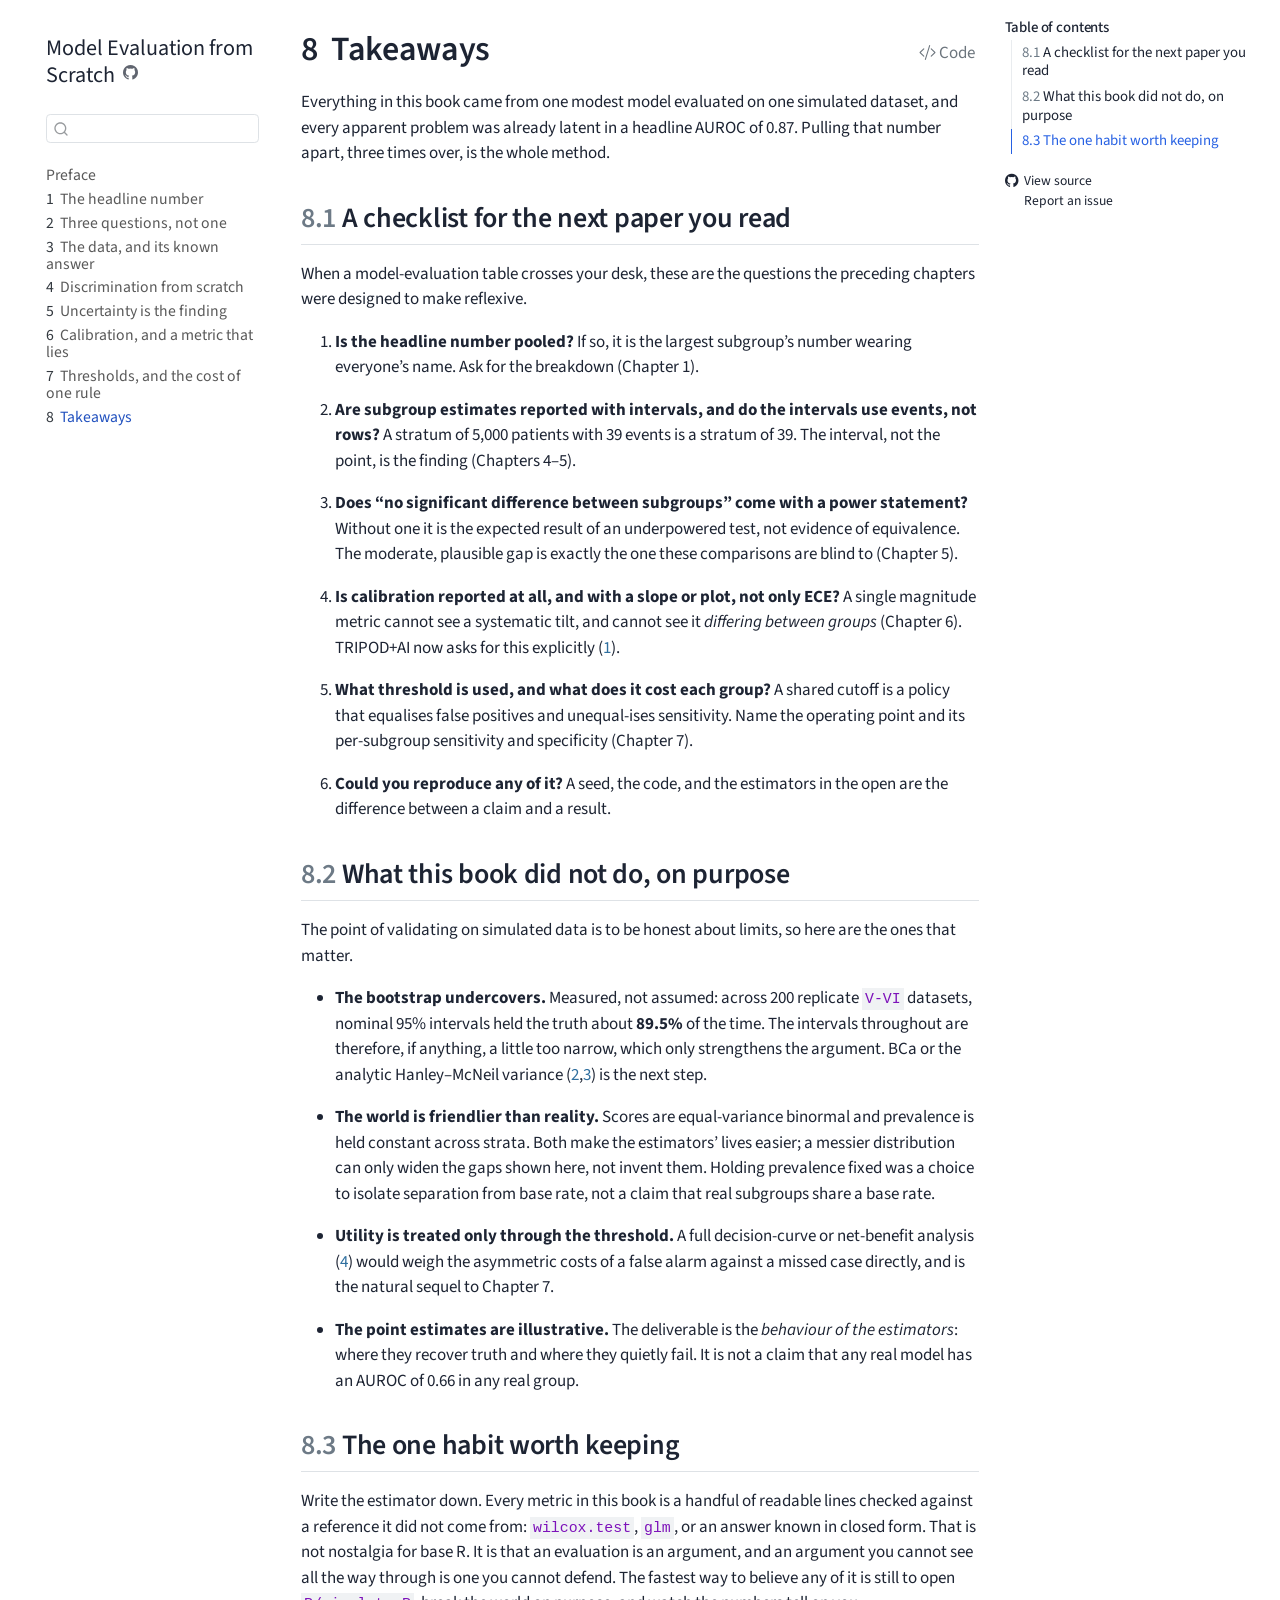
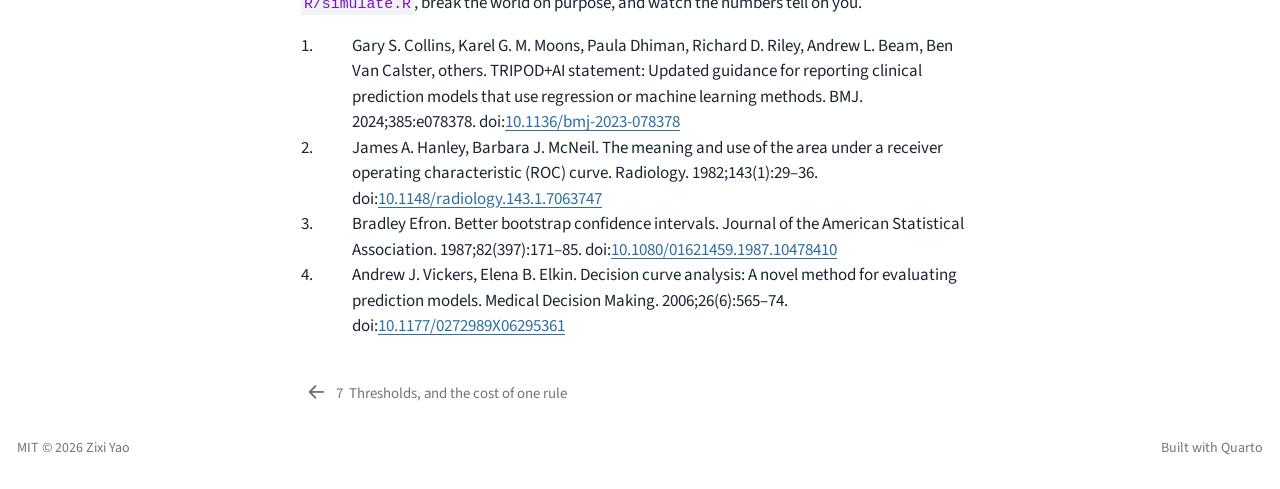
<file: docs/chapters/08-takeaways.html>
<!DOCTYPE html>
<html xmlns="http://www.w3.org/1999/xhtml" lang="en" xml:lang="en"><head>

<meta charset="utf-8">
<meta name="generator" content="quarto-1.8.27">

<meta name="viewport" content="width=device-width, initial-scale=1.0, user-scalable=yes">


<title>8&nbsp; Takeaways – Model Evaluation from Scratch</title>
<style>
code{white-space: pre-wrap;}
span.smallcaps{font-variant: small-caps;}
div.columns{display: flex; gap: min(4vw, 1.5em);}
div.column{flex: auto; overflow-x: auto;}
div.hanging-indent{margin-left: 1.5em; text-indent: -1.5em;}
ul.task-list{list-style: none;}
ul.task-list li input[type="checkbox"] {
  width: 0.8em;
  margin: 0 0.8em 0.2em -1em; /* quarto-specific, see https://github.com/quarto-dev/quarto-cli/issues/4556 */ 
  vertical-align: middle;
}
/* CSS for syntax highlighting */
html { -webkit-text-size-adjust: 100%; }
pre > code.sourceCode { white-space: pre; position: relative; }
pre > code.sourceCode > span { display: inline-block; line-height: 1.25; }
pre > code.sourceCode > span:empty { height: 1.2em; }
.sourceCode { overflow: visible; }
code.sourceCode > span { color: inherit; text-decoration: inherit; }
div.sourceCode { margin: 1em 0; }
pre.sourceCode { margin: 0; }
@media screen {
div.sourceCode { overflow: auto; }
}
@media print {
pre > code.sourceCode { white-space: pre-wrap; }
pre > code.sourceCode > span { text-indent: -5em; padding-left: 5em; }
}
pre.numberSource code
  { counter-reset: source-line 0; }
pre.numberSource code > span
  { position: relative; left: -4em; counter-increment: source-line; }
pre.numberSource code > span > a:first-child::before
  { content: counter(source-line);
    position: relative; left: -1em; text-align: right; vertical-align: baseline;
    border: none; display: inline-block;
    -webkit-touch-callout: none; -webkit-user-select: none;
    -khtml-user-select: none; -moz-user-select: none;
    -ms-user-select: none; user-select: none;
    padding: 0 4px; width: 4em;
  }
pre.numberSource { margin-left: 3em;  padding-left: 4px; }
div.sourceCode
  {   }
@media screen {
pre > code.sourceCode > span > a:first-child::before { text-decoration: underline; }
}
/* CSS for citations */
div.csl-bib-body { }
div.csl-entry {
  clear: both;
}
.hanging-indent div.csl-entry {
  margin-left:2em;
  text-indent:-2em;
}
div.csl-left-margin {
  min-width:2em;
  float:left;
}
div.csl-right-inline {
  margin-left:2em;
  padding-left:1em;
}
div.csl-indent {
  margin-left: 2em;
}</style>


<script src="../site_libs/quarto-nav/quarto-nav.js"></script>
<script src="../site_libs/quarto-nav/headroom.min.js"></script>
<script src="../site_libs/clipboard/clipboard.min.js"></script>
<script src="../site_libs/quarto-search/autocomplete.umd.js"></script>
<script src="../site_libs/quarto-search/fuse.min.js"></script>
<script src="../site_libs/quarto-search/quarto-search.js"></script>
<meta name="quarto:offset" content="../">
<link href="../chapters/07-thresholds.html" rel="prev">
<script src="../site_libs/quarto-html/quarto.js" type="module"></script>
<script src="../site_libs/quarto-html/tabsets/tabsets.js" type="module"></script>
<script src="../site_libs/quarto-html/axe/axe-check.js" type="module"></script>
<script src="../site_libs/quarto-html/popper.min.js"></script>
<script src="../site_libs/quarto-html/tippy.umd.min.js"></script>
<script src="../site_libs/quarto-html/anchor.min.js"></script>
<link href="../site_libs/quarto-html/tippy.css" rel="stylesheet">
<link href="../site_libs/quarto-html/quarto-syntax-highlighting-ed96de9b727972fe78a7b5d16c58bf87.css" rel="stylesheet" id="quarto-text-highlighting-styles">
<script src="../site_libs/bootstrap/bootstrap.min.js"></script>
<link href="../site_libs/bootstrap/bootstrap-icons.css" rel="stylesheet">
<link href="../site_libs/bootstrap/bootstrap-27c261d06b905028a18691de25d09dde.min.css" rel="stylesheet" append-hash="true" id="quarto-bootstrap" data-mode="light">
<script id="quarto-search-options" type="application/json">{
  "location": "sidebar",
  "copy-button": false,
  "collapse-after": 3,
  "panel-placement": "start",
  "type": "textbox",
  "limit": 50,
  "keyboard-shortcut": [
    "f",
    "/",
    "s"
  ],
  "show-item-context": false,
  "language": {
    "search-no-results-text": "No results",
    "search-matching-documents-text": "matching documents",
    "search-copy-link-title": "Copy link to search",
    "search-hide-matches-text": "Hide additional matches",
    "search-more-match-text": "more match in this document",
    "search-more-matches-text": "more matches in this document",
    "search-clear-button-title": "Clear",
    "search-text-placeholder": "",
    "search-detached-cancel-button-title": "Cancel",
    "search-submit-button-title": "Submit",
    "search-label": "Search"
  }
}</script>


<link rel="stylesheet" href="../styles.css">
</head>

<body class="nav-sidebar floating quarto-light">

<div id="quarto-search-results"></div>
  <header id="quarto-header" class="headroom fixed-top">
  <nav class="quarto-secondary-nav">
    <div class="container-fluid d-flex">
      <button type="button" class="quarto-btn-toggle btn" data-bs-toggle="collapse" role="button" data-bs-target=".quarto-sidebar-collapse-item" aria-controls="quarto-sidebar" aria-expanded="false" aria-label="Toggle sidebar navigation" onclick="if (window.quartoToggleHeadroom) { window.quartoToggleHeadroom(); }">
        <i class="bi bi-layout-text-sidebar-reverse"></i>
      </button>
        <nav class="quarto-page-breadcrumbs" aria-label="breadcrumb"><ol class="breadcrumb"><li class="breadcrumb-item"><a href="../chapters/08-takeaways.html"><span class="chapter-number">8</span>&nbsp; <span class="chapter-title">Takeaways</span></a></li></ol></nav>
        <a class="flex-grow-1" role="navigation" data-bs-toggle="collapse" data-bs-target=".quarto-sidebar-collapse-item" aria-controls="quarto-sidebar" aria-expanded="false" aria-label="Toggle sidebar navigation" onclick="if (window.quartoToggleHeadroom) { window.quartoToggleHeadroom(); }">      
        </a>
      <button type="button" class="btn quarto-search-button" aria-label="Search" onclick="window.quartoOpenSearch();">
        <i class="bi bi-search"></i>
      </button>
    </div>
  </nav>
</header>
<!-- content -->
<div id="quarto-content" class="quarto-container page-columns page-rows-contents page-layout-article">
<!-- sidebar -->
  <nav id="quarto-sidebar" class="sidebar collapse collapse-horizontal quarto-sidebar-collapse-item sidebar-navigation floating overflow-auto">
    <div class="pt-lg-2 mt-2 text-left sidebar-header">
    <div class="sidebar-title mb-0 py-0">
      <a href="../">Model Evaluation from Scratch</a> 
        <div class="sidebar-tools-main">
    <a href="https://github.com/Lexiyao/model-evaluation-from-scratch" title="Source Code" class="quarto-navigation-tool px-1" aria-label="Source Code"><i class="bi bi-github"></i></a>
</div>
    </div>
      </div>
        <div class="mt-2 flex-shrink-0 align-items-center">
        <div class="sidebar-search">
        <div id="quarto-search" class="" title="Search"></div>
        </div>
        </div>
    <div class="sidebar-menu-container"> 
    <ul class="list-unstyled mt-1">
        <li class="sidebar-item">
  <div class="sidebar-item-container"> 
  <a href="../index.html" class="sidebar-item-text sidebar-link">
 <span class="menu-text">Preface</span></a>
  </div>
</li>
        <li class="sidebar-item">
  <div class="sidebar-item-container"> 
  <a href="../chapters/01-headline-number.html" class="sidebar-item-text sidebar-link">
 <span class="menu-text"><span class="chapter-number">1</span>&nbsp; <span class="chapter-title">The headline number</span></span></a>
  </div>
</li>
        <li class="sidebar-item">
  <div class="sidebar-item-container"> 
  <a href="../chapters/02-three-questions.html" class="sidebar-item-text sidebar-link">
 <span class="menu-text"><span class="chapter-number">2</span>&nbsp; <span class="chapter-title">Three questions, not one</span></span></a>
  </div>
</li>
        <li class="sidebar-item">
  <div class="sidebar-item-container"> 
  <a href="../chapters/03-the-data.html" class="sidebar-item-text sidebar-link">
 <span class="menu-text"><span class="chapter-number">3</span>&nbsp; <span class="chapter-title">The data, and its known answer</span></span></a>
  </div>
</li>
        <li class="sidebar-item">
  <div class="sidebar-item-container"> 
  <a href="../chapters/04-discrimination.html" class="sidebar-item-text sidebar-link">
 <span class="menu-text"><span class="chapter-number">4</span>&nbsp; <span class="chapter-title">Discrimination from scratch</span></span></a>
  </div>
</li>
        <li class="sidebar-item">
  <div class="sidebar-item-container"> 
  <a href="../chapters/05-uncertainty.html" class="sidebar-item-text sidebar-link">
 <span class="menu-text"><span class="chapter-number">5</span>&nbsp; <span class="chapter-title">Uncertainty is the finding</span></span></a>
  </div>
</li>
        <li class="sidebar-item">
  <div class="sidebar-item-container"> 
  <a href="../chapters/06-calibration.html" class="sidebar-item-text sidebar-link">
 <span class="menu-text"><span class="chapter-number">6</span>&nbsp; <span class="chapter-title">Calibration, and a metric that lies</span></span></a>
  </div>
</li>
        <li class="sidebar-item">
  <div class="sidebar-item-container"> 
  <a href="../chapters/07-thresholds.html" class="sidebar-item-text sidebar-link">
 <span class="menu-text"><span class="chapter-number">7</span>&nbsp; <span class="chapter-title">Thresholds, and the cost of one rule</span></span></a>
  </div>
</li>
        <li class="sidebar-item">
  <div class="sidebar-item-container"> 
  <a href="../chapters/08-takeaways.html" class="sidebar-item-text sidebar-link active">
 <span class="menu-text"><span class="chapter-number">8</span>&nbsp; <span class="chapter-title">Takeaways</span></span></a>
  </div>
</li>
    </ul>
    </div>
</nav>
<div id="quarto-sidebar-glass" class="quarto-sidebar-collapse-item" data-bs-toggle="collapse" data-bs-target=".quarto-sidebar-collapse-item"></div>
<!-- margin-sidebar -->
    <div id="quarto-margin-sidebar" class="sidebar margin-sidebar">
        <nav id="TOC" role="doc-toc" class="toc-active">
    <h2 id="toc-title">Table of contents</h2>
   
  <ul>
  <li><a href="#a-checklist-for-the-next-paper-you-read" id="toc-a-checklist-for-the-next-paper-you-read" class="nav-link active" data-scroll-target="#a-checklist-for-the-next-paper-you-read"><span class="header-section-number">8.1</span> A checklist for the next paper you read</a></li>
  <li><a href="#what-this-book-did-not-do-on-purpose" id="toc-what-this-book-did-not-do-on-purpose" class="nav-link" data-scroll-target="#what-this-book-did-not-do-on-purpose"><span class="header-section-number">8.2</span> What this book did not do, on purpose</a></li>
  <li><a href="#the-one-habit-worth-keeping" id="toc-the-one-habit-worth-keeping" class="nav-link" data-scroll-target="#the-one-habit-worth-keeping"><span class="header-section-number">8.3</span> The one habit worth keeping</a></li>
  </ul>
<div class="toc-actions"><ul><li><a href="https://github.com/Lexiyao/model-evaluation-from-scratch/blob/main/chapters/08-takeaways.qmd" class="toc-action"><i class="bi bi-github"></i>View source</a></li><li><a href="https://github.com/Lexiyao/model-evaluation-from-scratch/issues/new" class="toc-action"><i class="bi empty"></i>Report an issue</a></li></ul></div></nav>
    </div>
<!-- main -->
<main class="content" id="quarto-document-content">

<header id="title-block-header" class="quarto-title-block default">
<div class="quarto-title">
<div class="quarto-title-block"><div><h1 class="title"><span class="chapter-number">8</span>&nbsp; <span class="chapter-title">Takeaways</span></h1><button type="button" class="btn code-tools-button" id="quarto-code-tools-source"><i class="bi"></i> Code</button></div></div>
</div>



<div class="quarto-title-meta">

    
  
    
  </div>
  


</header>


<p>Everything in this book came from one modest model evaluated on one simulated dataset, and every apparent problem was already latent in a headline AUROC of 0.87. Pulling that number apart, three times over, is the whole method.</p>
<section id="a-checklist-for-the-next-paper-you-read" class="level2" data-number="8.1">
<h2 data-number="8.1" class="anchored" data-anchor-id="a-checklist-for-the-next-paper-you-read"><span class="header-section-number">8.1</span> A checklist for the next paper you read</h2>
<p>When a model-evaluation table crosses your desk, these are the questions the preceding chapters were designed to make reflexive.</p>
<ol type="1">
<li><p><strong>Is the headline number pooled?</strong> If so, it is the largest subgroup’s number wearing everyone’s name. Ask for the breakdown (Chapter 1).</p></li>
<li><p><strong>Are subgroup estimates reported with intervals, and do the intervals use events, not rows?</strong> A stratum of 5,000 patients with 39 events is a stratum of 39. The interval, not the point, is the finding (Chapters 4–5).</p></li>
<li><p><strong>Does “no significant difference between subgroups” come with a power statement?</strong> Without one it is the expected result of an underpowered test, not evidence of equivalence. The moderate, plausible gap is exactly the one these comparisons are blind to (Chapter 5).</p></li>
<li><p><strong>Is calibration reported at all, and with a slope or plot, not only ECE?</strong> A single magnitude metric cannot see a systematic tilt, and cannot see it <em>differing between groups</em> (Chapter 6). TRIPOD+AI now asks for this explicitly <span class="citation" data-cites="collins2024">(<a href="#ref-collins2024" role="doc-biblioref">1</a>)</span>.</p></li>
<li><p><strong>What threshold is used, and what does it cost each group?</strong> A shared cutoff is a policy that equalises false positives and unequal-ises sensitivity. Name the operating point and its per-subgroup sensitivity and specificity (Chapter 7).</p></li>
<li><p><strong>Could you reproduce any of it?</strong> A seed, the code, and the estimators in the open are the difference between a claim and a result.</p></li>
</ol>
</section>
<section id="what-this-book-did-not-do-on-purpose" class="level2" data-number="8.2">
<h2 data-number="8.2" class="anchored" data-anchor-id="what-this-book-did-not-do-on-purpose"><span class="header-section-number">8.2</span> What this book did not do, on purpose</h2>
<p>The point of validating on simulated data is to be honest about limits, so here are the ones that matter.</p>
<ul>
<li><p><strong>The bootstrap undercovers.</strong> Measured, not assumed: across 200 replicate <code>V-VI</code> datasets, nominal 95% intervals held the truth about <strong>89.5%</strong> of the time. The intervals throughout are therefore, if anything, a little too narrow, which only strengthens the argument. BCa or the analytic Hanley–McNeil variance <span class="citation" data-cites="hanley1982 efron1987">(<a href="#ref-hanley1982" role="doc-biblioref">2</a>,<a href="#ref-efron1987" role="doc-biblioref">3</a>)</span> is the next step.</p></li>
<li><p><strong>The world is friendlier than reality.</strong> Scores are equal-variance binormal and prevalence is held constant across strata. Both make the estimators’ lives easier; a messier distribution can only widen the gaps shown here, not invent them. Holding prevalence fixed was a choice to isolate separation from base rate, not a claim that real subgroups share a base rate.</p></li>
<li><p><strong>Utility is treated only through the threshold.</strong> A full decision-curve or net-benefit analysis <span class="citation" data-cites="vickers2006">(<a href="#ref-vickers2006" role="doc-biblioref">4</a>)</span> would weigh the asymmetric costs of a false alarm against a missed case directly, and is the natural sequel to Chapter 7.</p></li>
<li><p><strong>The point estimates are illustrative.</strong> The deliverable is the <em>behaviour of the estimators</em>: where they recover truth and where they quietly fail. It is not a claim that any real model has an AUROC of 0.66 in any real group.</p></li>
</ul>
</section>
<section id="the-one-habit-worth-keeping" class="level2" data-number="8.3">
<h2 data-number="8.3" class="anchored" data-anchor-id="the-one-habit-worth-keeping"><span class="header-section-number">8.3</span> The one habit worth keeping</h2>
<p>Write the estimator down. Every metric in this book is a handful of readable lines checked against a reference it did not come from: <code>wilcox.test</code>, <code>glm</code>, or an answer known in closed form. That is not nostalgia for base R. It is that an evaluation is an argument, and an argument you cannot see all the way through is one you cannot defend. The fastest way to believe any of it is still to open <code>R/simulate.R</code>, break the world on purpose, and watch the numbers tell on you.</p>


<!-- -->

<div id="refs" class="references csl-bib-body" role="list">
<div id="ref-collins2024" class="csl-entry" role="listitem">
<div class="csl-left-margin">1. </div><div class="csl-right-inline">Gary S. Collins, Karel G. M. Moons, Paula Dhiman, Richard D. Riley, Andrew L. Beam, Ben Van Calster, others. <span>TRIPOD+AI</span> statement: Updated guidance for reporting clinical prediction models that use regression or machine learning methods. BMJ. 2024;385:e078378. doi:<a href="https://doi.org/10.1136/bmj-2023-078378">10.1136/bmj-2023-078378</a></div>
</div>
<div id="ref-hanley1982" class="csl-entry" role="listitem">
<div class="csl-left-margin">2. </div><div class="csl-right-inline">James A. Hanley, Barbara J. McNeil. The meaning and use of the area under a receiver operating characteristic (<span>ROC</span>) curve. Radiology. 1982;143(1):29–36. doi:<a href="https://doi.org/10.1148/radiology.143.1.7063747">10.1148/radiology.143.1.7063747</a></div>
</div>
<div id="ref-efron1987" class="csl-entry" role="listitem">
<div class="csl-left-margin">3. </div><div class="csl-right-inline">Bradley Efron. Better bootstrap confidence intervals. Journal of the American Statistical Association. 1987;82(397):171–85. doi:<a href="https://doi.org/10.1080/01621459.1987.10478410">10.1080/01621459.1987.10478410</a></div>
</div>
<div id="ref-vickers2006" class="csl-entry" role="listitem">
<div class="csl-left-margin">4. </div><div class="csl-right-inline">Andrew J. Vickers, Elena B. Elkin. Decision curve analysis: A novel method for evaluating prediction models. Medical Decision Making. 2006;26(6):565–74. doi:<a href="https://doi.org/10.1177/0272989X06295361">10.1177/0272989X06295361</a></div>
</div>
</div>
</section>

</main> <!-- /main -->
<script id="quarto-html-after-body" type="application/javascript">
  window.document.addEventListener("DOMContentLoaded", function (event) {
    const icon = "";
    const anchorJS = new window.AnchorJS();
    anchorJS.options = {
      placement: 'right',
      icon: icon
    };
    anchorJS.add('.anchored');
    const isCodeAnnotation = (el) => {
      for (const clz of el.classList) {
        if (clz.startsWith('code-annotation-')) {                     
          return true;
        }
      }
      return false;
    }
    const onCopySuccess = function(e) {
      // button target
      const button = e.trigger;
      // don't keep focus
      button.blur();
      // flash "checked"
      button.classList.add('code-copy-button-checked');
      var currentTitle = button.getAttribute("title");
      button.setAttribute("title", "Copied!");
      let tooltip;
      if (window.bootstrap) {
        button.setAttribute("data-bs-toggle", "tooltip");
        button.setAttribute("data-bs-placement", "left");
        button.setAttribute("data-bs-title", "Copied!");
        tooltip = new bootstrap.Tooltip(button, 
          { trigger: "manual", 
            customClass: "code-copy-button-tooltip",
            offset: [0, -8]});
        tooltip.show();    
      }
      setTimeout(function() {
        if (tooltip) {
          tooltip.hide();
          button.removeAttribute("data-bs-title");
          button.removeAttribute("data-bs-toggle");
          button.removeAttribute("data-bs-placement");
        }
        button.setAttribute("title", currentTitle);
        button.classList.remove('code-copy-button-checked');
      }, 1000);
      // clear code selection
      e.clearSelection();
    }
    const getTextToCopy = function(trigger) {
      const outerScaffold = trigger.parentElement.cloneNode(true);
      const codeEl = outerScaffold.querySelector('code');
      for (const childEl of codeEl.children) {
        if (isCodeAnnotation(childEl)) {
          childEl.remove();
        }
      }
      return codeEl.innerText;
    }
    const clipboard = new window.ClipboardJS('.code-copy-button:not([data-in-quarto-modal])', {
      text: getTextToCopy
    });
    clipboard.on('success', onCopySuccess);
    if (window.document.getElementById('quarto-embedded-source-code-modal')) {
      const clipboardModal = new window.ClipboardJS('.code-copy-button[data-in-quarto-modal]', {
        text: getTextToCopy,
        container: window.document.getElementById('quarto-embedded-source-code-modal')
      });
      clipboardModal.on('success', onCopySuccess);
    }
    const viewSource = window.document.getElementById('quarto-view-source') ||
                       window.document.getElementById('quarto-code-tools-source');
    if (viewSource) {
      const sourceUrl = viewSource.getAttribute("data-quarto-source-url");
      viewSource.addEventListener("click", function(e) {
        if (sourceUrl) {
          // rstudio viewer pane
          if (/\bcapabilities=\b/.test(window.location)) {
            window.open(sourceUrl);
          } else {
            window.location.href = sourceUrl;
          }
        } else {
          const modal = new bootstrap.Modal(document.getElementById('quarto-embedded-source-code-modal'));
          modal.show();
        }
        return false;
      });
    }
    function toggleCodeHandler(show) {
      return function(e) {
        const detailsSrc = window.document.querySelectorAll(".cell > details > .sourceCode");
        for (let i=0; i<detailsSrc.length; i++) {
          const details = detailsSrc[i].parentElement;
          if (show) {
            details.open = true;
          } else {
            details.removeAttribute("open");
          }
        }
        const cellCodeDivs = window.document.querySelectorAll(".cell > .sourceCode");
        const fromCls = show ? "hidden" : "unhidden";
        const toCls = show ? "unhidden" : "hidden";
        for (let i=0; i<cellCodeDivs.length; i++) {
          const codeDiv = cellCodeDivs[i];
          if (codeDiv.classList.contains(fromCls)) {
            codeDiv.classList.remove(fromCls);
            codeDiv.classList.add(toCls);
          } 
        }
        return false;
      }
    }
    const hideAllCode = window.document.getElementById("quarto-hide-all-code");
    if (hideAllCode) {
      hideAllCode.addEventListener("click", toggleCodeHandler(false));
    }
    const showAllCode = window.document.getElementById("quarto-show-all-code");
    if (showAllCode) {
      showAllCode.addEventListener("click", toggleCodeHandler(true));
    }
      var localhostRegex = new RegExp(/^(?:http|https):\/\/localhost\:?[0-9]*\//);
      var mailtoRegex = new RegExp(/^mailto:/);
        var filterRegex = new RegExp('/' + window.location.host + '/');
      var isInternal = (href) => {
          return filterRegex.test(href) || localhostRegex.test(href) || mailtoRegex.test(href);
      }
      // Inspect non-navigation links and adorn them if external
     var links = window.document.querySelectorAll('a[href]:not(.nav-link):not(.navbar-brand):not(.toc-action):not(.sidebar-link):not(.sidebar-item-toggle):not(.pagination-link):not(.no-external):not([aria-hidden]):not(.dropdown-item):not(.quarto-navigation-tool):not(.about-link)');
      for (var i=0; i<links.length; i++) {
        const link = links[i];
        if (!isInternal(link.href)) {
          // undo the damage that might have been done by quarto-nav.js in the case of
          // links that we want to consider external
          if (link.dataset.originalHref !== undefined) {
            link.href = link.dataset.originalHref;
          }
        }
      }
    function tippyHover(el, contentFn, onTriggerFn, onUntriggerFn) {
      const config = {
        allowHTML: true,
        maxWidth: 500,
        delay: 100,
        arrow: false,
        appendTo: function(el) {
            return el.parentElement;
        },
        interactive: true,
        interactiveBorder: 10,
        theme: 'quarto',
        placement: 'bottom-start',
      };
      if (contentFn) {
        config.content = contentFn;
      }
      if (onTriggerFn) {
        config.onTrigger = onTriggerFn;
      }
      if (onUntriggerFn) {
        config.onUntrigger = onUntriggerFn;
      }
      window.tippy(el, config); 
    }
    const noterefs = window.document.querySelectorAll('a[role="doc-noteref"]');
    for (var i=0; i<noterefs.length; i++) {
      const ref = noterefs[i];
      tippyHover(ref, function() {
        // use id or data attribute instead here
        let href = ref.getAttribute('data-footnote-href') || ref.getAttribute('href');
        try { href = new URL(href).hash; } catch {}
        const id = href.replace(/^#\/?/, "");
        const note = window.document.getElementById(id);
        if (note) {
          return note.innerHTML;
        } else {
          return "";
        }
      });
    }
    const xrefs = window.document.querySelectorAll('a.quarto-xref');
    const processXRef = (id, note) => {
      // Strip column container classes
      const stripColumnClz = (el) => {
        el.classList.remove("page-full", "page-columns");
        if (el.children) {
          for (const child of el.children) {
            stripColumnClz(child);
          }
        }
      }
      stripColumnClz(note)
      if (id === null || id.startsWith('sec-')) {
        // Special case sections, only their first couple elements
        const container = document.createElement("div");
        if (note.children && note.children.length > 2) {
          container.appendChild(note.children[0].cloneNode(true));
          for (let i = 1; i < note.children.length; i++) {
            const child = note.children[i];
            if (child.tagName === "P" && child.innerText === "") {
              continue;
            } else {
              container.appendChild(child.cloneNode(true));
              break;
            }
          }
          if (window.Quarto?.typesetMath) {
            window.Quarto.typesetMath(container);
          }
          return container.innerHTML
        } else {
          if (window.Quarto?.typesetMath) {
            window.Quarto.typesetMath(note);
          }
          return note.innerHTML;
        }
      } else {
        // Remove any anchor links if they are present
        const anchorLink = note.querySelector('a.anchorjs-link');
        if (anchorLink) {
          anchorLink.remove();
        }
        if (window.Quarto?.typesetMath) {
          window.Quarto.typesetMath(note);
        }
        if (note.classList.contains("callout")) {
          return note.outerHTML;
        } else {
          return note.innerHTML;
        }
      }
    }
    for (var i=0; i<xrefs.length; i++) {
      const xref = xrefs[i];
      tippyHover(xref, undefined, function(instance) {
        instance.disable();
        let url = xref.getAttribute('href');
        let hash = undefined; 
        if (url.startsWith('#')) {
          hash = url;
        } else {
          try { hash = new URL(url).hash; } catch {}
        }
        if (hash) {
          const id = hash.replace(/^#\/?/, "");
          const note = window.document.getElementById(id);
          if (note !== null) {
            try {
              const html = processXRef(id, note.cloneNode(true));
              instance.setContent(html);
            } finally {
              instance.enable();
              instance.show();
            }
          } else {
            // See if we can fetch this
            fetch(url.split('#')[0])
            .then(res => res.text())
            .then(html => {
              const parser = new DOMParser();
              const htmlDoc = parser.parseFromString(html, "text/html");
              const note = htmlDoc.getElementById(id);
              if (note !== null) {
                const html = processXRef(id, note);
                instance.setContent(html);
              } 
            }).finally(() => {
              instance.enable();
              instance.show();
            });
          }
        } else {
          // See if we can fetch a full url (with no hash to target)
          // This is a special case and we should probably do some content thinning / targeting
          fetch(url)
          .then(res => res.text())
          .then(html => {
            const parser = new DOMParser();
            const htmlDoc = parser.parseFromString(html, "text/html");
            const note = htmlDoc.querySelector('main.content');
            if (note !== null) {
              // This should only happen for chapter cross references
              // (since there is no id in the URL)
              // remove the first header
              if (note.children.length > 0 && note.children[0].tagName === "HEADER") {
                note.children[0].remove();
              }
              const html = processXRef(null, note);
              instance.setContent(html);
            } 
          }).finally(() => {
            instance.enable();
            instance.show();
          });
        }
      }, function(instance) {
      });
    }
        let selectedAnnoteEl;
        const selectorForAnnotation = ( cell, annotation) => {
          let cellAttr = 'data-code-cell="' + cell + '"';
          let lineAttr = 'data-code-annotation="' +  annotation + '"';
          const selector = 'span[' + cellAttr + '][' + lineAttr + ']';
          return selector;
        }
        const selectCodeLines = (annoteEl) => {
          const doc = window.document;
          const targetCell = annoteEl.getAttribute("data-target-cell");
          const targetAnnotation = annoteEl.getAttribute("data-target-annotation");
          const annoteSpan = window.document.querySelector(selectorForAnnotation(targetCell, targetAnnotation));
          const lines = annoteSpan.getAttribute("data-code-lines").split(",");
          const lineIds = lines.map((line) => {
            return targetCell + "-" + line;
          })
          let top = null;
          let height = null;
          let parent = null;
          if (lineIds.length > 0) {
              //compute the position of the single el (top and bottom and make a div)
              const el = window.document.getElementById(lineIds[0]);
              top = el.offsetTop;
              height = el.offsetHeight;
              parent = el.parentElement.parentElement;
            if (lineIds.length > 1) {
              const lastEl = window.document.getElementById(lineIds[lineIds.length - 1]);
              const bottom = lastEl.offsetTop + lastEl.offsetHeight;
              height = bottom - top;
            }
            if (top !== null && height !== null && parent !== null) {
              // cook up a div (if necessary) and position it 
              let div = window.document.getElementById("code-annotation-line-highlight");
              if (div === null) {
                div = window.document.createElement("div");
                div.setAttribute("id", "code-annotation-line-highlight");
                div.style.position = 'absolute';
                parent.appendChild(div);
              }
              div.style.top = top - 2 + "px";
              div.style.height = height + 4 + "px";
              div.style.left = 0;
              let gutterDiv = window.document.getElementById("code-annotation-line-highlight-gutter");
              if (gutterDiv === null) {
                gutterDiv = window.document.createElement("div");
                gutterDiv.setAttribute("id", "code-annotation-line-highlight-gutter");
                gutterDiv.style.position = 'absolute';
                const codeCell = window.document.getElementById(targetCell);
                const gutter = codeCell.querySelector('.code-annotation-gutter');
                gutter.appendChild(gutterDiv);
              }
              gutterDiv.style.top = top - 2 + "px";
              gutterDiv.style.height = height + 4 + "px";
            }
            selectedAnnoteEl = annoteEl;
          }
        };
        const unselectCodeLines = () => {
          const elementsIds = ["code-annotation-line-highlight", "code-annotation-line-highlight-gutter"];
          elementsIds.forEach((elId) => {
            const div = window.document.getElementById(elId);
            if (div) {
              div.remove();
            }
          });
          selectedAnnoteEl = undefined;
        };
          // Handle positioning of the toggle
      window.addEventListener(
        "resize",
        throttle(() => {
          elRect = undefined;
          if (selectedAnnoteEl) {
            selectCodeLines(selectedAnnoteEl);
          }
        }, 10)
      );
      function throttle(fn, ms) {
      let throttle = false;
      let timer;
        return (...args) => {
          if(!throttle) { // first call gets through
              fn.apply(this, args);
              throttle = true;
          } else { // all the others get throttled
              if(timer) clearTimeout(timer); // cancel #2
              timer = setTimeout(() => {
                fn.apply(this, args);
                timer = throttle = false;
              }, ms);
          }
        };
      }
        // Attach click handler to the DT
        const annoteDls = window.document.querySelectorAll('dt[data-target-cell]');
        for (const annoteDlNode of annoteDls) {
          annoteDlNode.addEventListener('click', (event) => {
            const clickedEl = event.target;
            if (clickedEl !== selectedAnnoteEl) {
              unselectCodeLines();
              const activeEl = window.document.querySelector('dt[data-target-cell].code-annotation-active');
              if (activeEl) {
                activeEl.classList.remove('code-annotation-active');
              }
              selectCodeLines(clickedEl);
              clickedEl.classList.add('code-annotation-active');
            } else {
              // Unselect the line
              unselectCodeLines();
              clickedEl.classList.remove('code-annotation-active');
            }
          });
        }
    const findCites = (el) => {
      const parentEl = el.parentElement;
      if (parentEl) {
        const cites = parentEl.dataset.cites;
        if (cites) {
          return {
            el,
            cites: cites.split(' ')
          };
        } else {
          return findCites(el.parentElement)
        }
      } else {
        return undefined;
      }
    };
    var bibliorefs = window.document.querySelectorAll('a[role="doc-biblioref"]');
    for (var i=0; i<bibliorefs.length; i++) {
      const ref = bibliorefs[i];
      const citeInfo = findCites(ref);
      if (citeInfo) {
        tippyHover(citeInfo.el, function() {
          var popup = window.document.createElement('div');
          citeInfo.cites.forEach(function(cite) {
            var citeDiv = window.document.createElement('div');
            citeDiv.classList.add('hanging-indent');
            citeDiv.classList.add('csl-entry');
            var biblioDiv = window.document.getElementById('ref-' + cite);
            if (biblioDiv) {
              citeDiv.innerHTML = biblioDiv.innerHTML;
            }
            popup.appendChild(citeDiv);
          });
          return popup.innerHTML;
        });
      }
    }
  });
  </script>
<nav class="page-navigation">
  <div class="nav-page nav-page-previous">
      <a href="../chapters/07-thresholds.html" class="pagination-link" aria-label="Thresholds, and the cost of one rule">
        <i class="bi bi-arrow-left-short"></i> <span class="nav-page-text"><span class="chapter-number">7</span>&nbsp; <span class="chapter-title">Thresholds, and the cost of one rule</span></span>
      </a>          
  </div>
  <div class="nav-page nav-page-next">
  </div>
</nav><div class="modal fade" id="quarto-embedded-source-code-modal" tabindex="-1" aria-labelledby="quarto-embedded-source-code-modal-label" aria-hidden="true"><div class="modal-dialog modal-dialog-scrollable"><div class="modal-content"><div class="modal-header"><h5 class="modal-title" id="quarto-embedded-source-code-modal-label">Source Code</h5><button class="btn-close" data-bs-dismiss="modal"></button></div><div class="modal-body"><div class="">
<div class="code-copy-outer-scaffold"><div class="sourceCode" id="cb1" data-shortcodes="false"><pre class="sourceCode markdown code-with-copy"><code class="sourceCode markdown"><span id="cb1-1"><a href="#cb1-1" aria-hidden="true" tabindex="-1"></a><span class="fu"># Takeaways</span></span>
<span id="cb1-2"><a href="#cb1-2" aria-hidden="true" tabindex="-1"></a></span>
<span id="cb1-5"><a href="#cb1-5" aria-hidden="true" tabindex="-1"></a><span class="in">```{r}</span></span>
<span id="cb1-6"><a href="#cb1-6" aria-hidden="true" tabindex="-1"></a><span class="co">#| include: false</span></span>
<span id="cb1-7"><a href="#cb1-7" aria-hidden="true" tabindex="-1"></a><span class="fu">source</span>(<span class="st">"../R/simulate.R"</span>); <span class="fu">source</span>(<span class="st">"../R/metrics.R"</span>)</span>
<span id="cb1-8"><a href="#cb1-8" aria-hidden="true" tabindex="-1"></a>df <span class="ot">&lt;-</span> <span class="fu">simulate_predictions</span>()</span>
<span id="cb1-9"><a href="#cb1-9" aria-hidden="true" tabindex="-1"></a>rep <span class="ot">&lt;-</span> <span class="fu">stratified_report</span>(df, <span class="at">n_boot =</span> <span class="dv">2000</span>L)</span>
<span id="cb1-10"><a href="#cb1-10" aria-hidden="true" tabindex="-1"></a><span class="in">```</span></span>
<span id="cb1-11"><a href="#cb1-11" aria-hidden="true" tabindex="-1"></a></span>
<span id="cb1-12"><a href="#cb1-12" aria-hidden="true" tabindex="-1"></a>Everything in this book came from one modest model evaluated on one simulated</span>
<span id="cb1-13"><a href="#cb1-13" aria-hidden="true" tabindex="-1"></a>dataset, and every apparent problem was already latent in a headline AUROC of</span>
<span id="cb1-14"><a href="#cb1-14" aria-hidden="true" tabindex="-1"></a><span class="in">`r round(rep$auroc[rep$group == "__overall__"], 2)`</span>. Pulling that number apart, three times over, is the whole method.</span>
<span id="cb1-15"><a href="#cb1-15" aria-hidden="true" tabindex="-1"></a></span>
<span id="cb1-16"><a href="#cb1-16" aria-hidden="true" tabindex="-1"></a><span class="fu">## A checklist for the next paper you read</span></span>
<span id="cb1-17"><a href="#cb1-17" aria-hidden="true" tabindex="-1"></a></span>
<span id="cb1-18"><a href="#cb1-18" aria-hidden="true" tabindex="-1"></a>When a model-evaluation table crosses your desk, these are the questions the</span>
<span id="cb1-19"><a href="#cb1-19" aria-hidden="true" tabindex="-1"></a>preceding chapters were designed to make reflexive.</span>
<span id="cb1-20"><a href="#cb1-20" aria-hidden="true" tabindex="-1"></a></span>
<span id="cb1-21"><a href="#cb1-21" aria-hidden="true" tabindex="-1"></a><span class="ss">1. </span>**Is the headline number pooled?** If so, it is the largest subgroup's</span>
<span id="cb1-22"><a href="#cb1-22" aria-hidden="true" tabindex="-1"></a>   number wearing everyone's name. Ask for the breakdown (Chapter 1).</span>
<span id="cb1-23"><a href="#cb1-23" aria-hidden="true" tabindex="-1"></a></span>
<span id="cb1-24"><a href="#cb1-24" aria-hidden="true" tabindex="-1"></a><span class="ss">2. </span>**Are subgroup estimates reported with intervals, and do the intervals use</span>
<span id="cb1-25"><a href="#cb1-25" aria-hidden="true" tabindex="-1"></a>   events, not rows?** A stratum of 5,000 patients with 39 events is a stratum</span>
<span id="cb1-26"><a href="#cb1-26" aria-hidden="true" tabindex="-1"></a>   of 39. The interval, not the point, is the finding (Chapters 4–5).</span>
<span id="cb1-27"><a href="#cb1-27" aria-hidden="true" tabindex="-1"></a></span>
<span id="cb1-28"><a href="#cb1-28" aria-hidden="true" tabindex="-1"></a><span class="ss">3. </span>**Does "no significant difference between subgroups" come with a power</span>
<span id="cb1-29"><a href="#cb1-29" aria-hidden="true" tabindex="-1"></a>   statement?** Without one it is the expected result of an underpowered test,</span>
<span id="cb1-30"><a href="#cb1-30" aria-hidden="true" tabindex="-1"></a>   not evidence of equivalence. The moderate, plausible gap is exactly the one</span>
<span id="cb1-31"><a href="#cb1-31" aria-hidden="true" tabindex="-1"></a>   these comparisons are blind to (Chapter 5).</span>
<span id="cb1-32"><a href="#cb1-32" aria-hidden="true" tabindex="-1"></a></span>
<span id="cb1-33"><a href="#cb1-33" aria-hidden="true" tabindex="-1"></a><span class="ss">4. </span>**Is calibration reported at all, and with a slope or plot, not only ECE?**</span>
<span id="cb1-34"><a href="#cb1-34" aria-hidden="true" tabindex="-1"></a>   A single magnitude metric cannot see a systematic tilt, and cannot see it</span>
<span id="cb1-35"><a href="#cb1-35" aria-hidden="true" tabindex="-1"></a>   *differing between groups* (Chapter 6). TRIPOD+AI now asks for this</span>
<span id="cb1-36"><a href="#cb1-36" aria-hidden="true" tabindex="-1"></a>   explicitly <span class="co">[</span><span class="ot">@collins2024</span><span class="co">]</span>.</span>
<span id="cb1-37"><a href="#cb1-37" aria-hidden="true" tabindex="-1"></a></span>
<span id="cb1-38"><a href="#cb1-38" aria-hidden="true" tabindex="-1"></a><span class="ss">5. </span>**What threshold is used, and what does it cost each group?** A shared cutoff</span>
<span id="cb1-39"><a href="#cb1-39" aria-hidden="true" tabindex="-1"></a>   is a policy that equalises false positives and unequal-ises sensitivity.</span>
<span id="cb1-40"><a href="#cb1-40" aria-hidden="true" tabindex="-1"></a>   Name the operating point and its per-subgroup sensitivity and specificity</span>
<span id="cb1-41"><a href="#cb1-41" aria-hidden="true" tabindex="-1"></a>   (Chapter 7).</span>
<span id="cb1-42"><a href="#cb1-42" aria-hidden="true" tabindex="-1"></a></span>
<span id="cb1-43"><a href="#cb1-43" aria-hidden="true" tabindex="-1"></a><span class="ss">6. </span>**Could you reproduce any of it?** A seed, the code, and the estimators in</span>
<span id="cb1-44"><a href="#cb1-44" aria-hidden="true" tabindex="-1"></a>   the open are the difference between a claim and a result.</span>
<span id="cb1-45"><a href="#cb1-45" aria-hidden="true" tabindex="-1"></a></span>
<span id="cb1-46"><a href="#cb1-46" aria-hidden="true" tabindex="-1"></a><span class="fu">## What this book did not do, on purpose</span></span>
<span id="cb1-47"><a href="#cb1-47" aria-hidden="true" tabindex="-1"></a></span>
<span id="cb1-48"><a href="#cb1-48" aria-hidden="true" tabindex="-1"></a>The point of validating on simulated data is to be honest about limits, so here</span>
<span id="cb1-49"><a href="#cb1-49" aria-hidden="true" tabindex="-1"></a>are the ones that matter.</span>
<span id="cb1-50"><a href="#cb1-50" aria-hidden="true" tabindex="-1"></a></span>
<span id="cb1-51"><a href="#cb1-51" aria-hidden="true" tabindex="-1"></a><span class="ss">- </span>**The bootstrap undercovers.** Measured, not assumed: across 200 replicate</span>
<span id="cb1-52"><a href="#cb1-52" aria-hidden="true" tabindex="-1"></a>  <span class="in">`V-VI`</span> datasets, nominal 95% intervals held the truth about **89.5%** of the</span>
<span id="cb1-53"><a href="#cb1-53" aria-hidden="true" tabindex="-1"></a>  time. The intervals throughout are therefore, if anything, a little too</span>
<span id="cb1-54"><a href="#cb1-54" aria-hidden="true" tabindex="-1"></a>  narrow, which only strengthens the argument. BCa or the analytic</span>
<span id="cb1-55"><a href="#cb1-55" aria-hidden="true" tabindex="-1"></a>  Hanley–McNeil variance <span class="co">[</span><span class="ot">@hanley1982; @efron1987</span><span class="co">]</span> is the next step.</span>
<span id="cb1-56"><a href="#cb1-56" aria-hidden="true" tabindex="-1"></a></span>
<span id="cb1-57"><a href="#cb1-57" aria-hidden="true" tabindex="-1"></a><span class="ss">- </span>**The world is friendlier than reality.** Scores are equal-variance binormal</span>
<span id="cb1-58"><a href="#cb1-58" aria-hidden="true" tabindex="-1"></a>  and prevalence is held constant across strata. Both make the estimators'</span>
<span id="cb1-59"><a href="#cb1-59" aria-hidden="true" tabindex="-1"></a>  lives easier; a messier distribution can only widen the gaps shown here, not</span>
<span id="cb1-60"><a href="#cb1-60" aria-hidden="true" tabindex="-1"></a>  invent them. Holding prevalence fixed was a choice to isolate separation from</span>
<span id="cb1-61"><a href="#cb1-61" aria-hidden="true" tabindex="-1"></a>  base rate, not a claim that real subgroups share a base rate.</span>
<span id="cb1-62"><a href="#cb1-62" aria-hidden="true" tabindex="-1"></a></span>
<span id="cb1-63"><a href="#cb1-63" aria-hidden="true" tabindex="-1"></a><span class="ss">- </span>**Utility is treated only through the threshold.** A full decision-curve or</span>
<span id="cb1-64"><a href="#cb1-64" aria-hidden="true" tabindex="-1"></a>  net-benefit analysis <span class="co">[</span><span class="ot">@vickers2006</span><span class="co">]</span> would weigh the asymmetric costs of a</span>
<span id="cb1-65"><a href="#cb1-65" aria-hidden="true" tabindex="-1"></a>  false alarm against a missed case directly, and is the natural sequel to</span>
<span id="cb1-66"><a href="#cb1-66" aria-hidden="true" tabindex="-1"></a>  Chapter 7.</span>
<span id="cb1-67"><a href="#cb1-67" aria-hidden="true" tabindex="-1"></a></span>
<span id="cb1-68"><a href="#cb1-68" aria-hidden="true" tabindex="-1"></a><span class="ss">- </span>**The point estimates are illustrative.** The deliverable is the *behaviour of</span>
<span id="cb1-69"><a href="#cb1-69" aria-hidden="true" tabindex="-1"></a>  the estimators*: where they recover truth and where they quietly fail. It is</span>
<span id="cb1-70"><a href="#cb1-70" aria-hidden="true" tabindex="-1"></a>  not a claim that any real model has an AUROC of 0.66 in any real group.</span>
<span id="cb1-71"><a href="#cb1-71" aria-hidden="true" tabindex="-1"></a></span>
<span id="cb1-72"><a href="#cb1-72" aria-hidden="true" tabindex="-1"></a><span class="fu">## The one habit worth keeping</span></span>
<span id="cb1-73"><a href="#cb1-73" aria-hidden="true" tabindex="-1"></a></span>
<span id="cb1-74"><a href="#cb1-74" aria-hidden="true" tabindex="-1"></a>Write the estimator down. Every metric in this book is a handful of readable</span>
<span id="cb1-75"><a href="#cb1-75" aria-hidden="true" tabindex="-1"></a>lines checked against a reference it did not come from: <span class="in">`wilcox.test`</span>, <span class="in">`glm`</span>,</span>
<span id="cb1-76"><a href="#cb1-76" aria-hidden="true" tabindex="-1"></a>or an answer known in closed form. That is not nostalgia for base R. It is that</span>
<span id="cb1-77"><a href="#cb1-77" aria-hidden="true" tabindex="-1"></a>an evaluation is an argument, and an argument you cannot see all the way through</span>
<span id="cb1-78"><a href="#cb1-78" aria-hidden="true" tabindex="-1"></a>is one you cannot defend. The fastest way to believe any of it is still to open</span>
<span id="cb1-79"><a href="#cb1-79" aria-hidden="true" tabindex="-1"></a><span class="in">`R/simulate.R`</span>, break the world on purpose, and watch the numbers tell on you.</span>
</code></pre></div><button title="Copy to Clipboard" class="code-copy-button" data-in-quarto-modal=""><i class="bi"></i></button></div>
</div></div></div></div></div>
</div> <!-- /content -->
<footer class="footer">
  <div class="nav-footer">
    <div class="nav-footer-left">
<p>MIT © 2026 Zixi Yao</p>
</div>   
    <div class="nav-footer-center">
      &nbsp;
    <div class="toc-actions d-sm-block d-md-none"><ul><li><a href="https://github.com/Lexiyao/model-evaluation-from-scratch/blob/main/chapters/08-takeaways.qmd" class="toc-action"><i class="bi bi-github"></i>View source</a></li><li><a href="https://github.com/Lexiyao/model-evaluation-from-scratch/issues/new" class="toc-action"><i class="bi empty"></i>Report an issue</a></li></ul></div></div>
    <div class="nav-footer-right">
<p>Built with Quarto</p>
</div>
  </div>
</footer>




</body></html>
</file>
<file: docs/site_libs/quarto-html/tippy.css>
.tippy-box[data-animation=fade][data-state=hidden]{opacity:0}[data-tippy-root]{max-width:calc(100vw - 10px)}.tippy-box{position:relative;background-color:#333;color:#fff;border-radius:4px;font-size:14px;line-height:1.4;white-space:normal;outline:0;transition-property:transform,visibility,opacity}.tippy-box[data-placement^=top]>.tippy-arrow{bottom:0}.tippy-box[data-placement^=top]>.tippy-arrow:before{bottom:-7px;left:0;border-width:8px 8px 0;border-top-color:initial;transform-origin:center top}.tippy-box[data-placement^=bottom]>.tippy-arrow{top:0}.tippy-box[data-placement^=bottom]>.tippy-arrow:before{top:-7px;left:0;border-width:0 8px 8px;border-bottom-color:initial;transform-origin:center bottom}.tippy-box[data-placement^=left]>.tippy-arrow{right:0}.tippy-box[data-placement^=left]>.tippy-arrow:before{border-width:8px 0 8px 8px;border-left-color:initial;right:-7px;transform-origin:center left}.tippy-box[data-placement^=right]>.tippy-arrow{left:0}.tippy-box[data-placement^=right]>.tippy-arrow:before{left:-7px;border-width:8px 8px 8px 0;border-right-color:initial;transform-origin:center right}.tippy-box[data-inertia][data-state=visible]{transition-timing-function:cubic-bezier(.54,1.5,.38,1.11)}.tippy-arrow{width:16px;height:16px;color:#333}.tippy-arrow:before{content:"";position:absolute;border-color:transparent;border-style:solid}.tippy-content{position:relative;padding:5px 9px;z-index:1}
</file>
<file: docs/site_libs/quarto-html/quarto-syntax-highlighting-ed96de9b727972fe78a7b5d16c58bf87.css>
/* quarto syntax highlight colors */
:root {
  --quarto-hl-ot-color: #003B4F;
  --quarto-hl-at-color: #657422;
  --quarto-hl-ss-color: #20794D;
  --quarto-hl-an-color: #5E5E5E;
  --quarto-hl-fu-color: #4758AB;
  --quarto-hl-st-color: #20794D;
  --quarto-hl-cf-color: #003B4F;
  --quarto-hl-op-color: #5E5E5E;
  --quarto-hl-er-color: #AD0000;
  --quarto-hl-bn-color: #AD0000;
  --quarto-hl-al-color: #AD0000;
  --quarto-hl-va-color: #111111;
  --quarto-hl-bu-color: inherit;
  --quarto-hl-ex-color: inherit;
  --quarto-hl-pp-color: #AD0000;
  --quarto-hl-in-color: #5E5E5E;
  --quarto-hl-vs-color: #20794D;
  --quarto-hl-wa-color: #5E5E5E;
  --quarto-hl-do-color: #5E5E5E;
  --quarto-hl-im-color: #00769E;
  --quarto-hl-ch-color: #20794D;
  --quarto-hl-dt-color: #AD0000;
  --quarto-hl-fl-color: #AD0000;
  --quarto-hl-co-color: #5E5E5E;
  --quarto-hl-cv-color: #5E5E5E;
  --quarto-hl-cn-color: #8f5902;
  --quarto-hl-sc-color: #5E5E5E;
  --quarto-hl-dv-color: #AD0000;
  --quarto-hl-kw-color: #003B4F;
}

/* other quarto variables */
:root {
  --quarto-font-monospace: SFMono-Regular, Menlo, Monaco, Consolas, "Liberation Mono", "Courier New", monospace;
}

/* syntax highlight based on Pandoc's rules */
pre > code.sourceCode > span {
  color: #003B4F;
}

code.sourceCode > span {
  color: #003B4F;
}

div.sourceCode,
div.sourceCode pre.sourceCode {
  color: #003B4F;
}

/* Normal */
code span {
  color: #003B4F;
}

/* Alert */
code span.al {
  color: #AD0000;
  font-style: inherit;
}

/* Annotation */
code span.an {
  color: #5E5E5E;
  font-style: inherit;
}

/* Attribute */
code span.at {
  color: #657422;
  font-style: inherit;
}

/* BaseN */
code span.bn {
  color: #AD0000;
  font-style: inherit;
}

/* BuiltIn */
code span.bu {
  font-style: inherit;
}

/* ControlFlow */
code span.cf {
  color: #003B4F;
  font-weight: bold;
  font-style: inherit;
}

/* Char */
code span.ch {
  color: #20794D;
  font-style: inherit;
}

/* Constant */
code span.cn {
  color: #8f5902;
  font-style: inherit;
}

/* Comment */
code span.co {
  color: #5E5E5E;
  font-style: inherit;
}

/* CommentVar */
code span.cv {
  color: #5E5E5E;
  font-style: italic;
}

/* Documentation */
code span.do {
  color: #5E5E5E;
  font-style: italic;
}

/* DataType */
code span.dt {
  color: #AD0000;
  font-style: inherit;
}

/* DecVal */
code span.dv {
  color: #AD0000;
  font-style: inherit;
}

/* Error */
code span.er {
  color: #AD0000;
  font-style: inherit;
}

/* Extension */
code span.ex {
  font-style: inherit;
}

/* Float */
code span.fl {
  color: #AD0000;
  font-style: inherit;
}

/* Function */
code span.fu {
  color: #4758AB;
  font-style: inherit;
}

/* Import */
code span.im {
  color: #00769E;
  font-style: inherit;
}

/* Information */
code span.in {
  color: #5E5E5E;
  font-style: inherit;
}

/* Keyword */
code span.kw {
  color: #003B4F;
  font-weight: bold;
  font-style: inherit;
}

/* Operator */
code span.op {
  color: #5E5E5E;
  font-style: inherit;
}

/* Other */
code span.ot {
  color: #003B4F;
  font-style: inherit;
}

/* Preprocessor */
code span.pp {
  color: #AD0000;
  font-style: inherit;
}

/* SpecialChar */
code span.sc {
  color: #5E5E5E;
  font-style: inherit;
}

/* SpecialString */
code span.ss {
  color: #20794D;
  font-style: inherit;
}

/* String */
code span.st {
  color: #20794D;
  font-style: inherit;
}

/* Variable */
code span.va {
  color: #111111;
  font-style: inherit;
}

/* VerbatimString */
code span.vs {
  color: #20794D;
  font-style: inherit;
}

/* Warning */
code span.wa {
  color: #5E5E5E;
  font-style: italic;
}

.prevent-inlining {
  content: "</";
}

/*# sourceMappingURL=0920dd6d7437995b8cdf7429764427b1.css.map */
</file>
<file: docs/styles.css>
/* A light touch over the cosmo theme: quieter rules, roomier code,
   and a measure that stays readable on wide screens. */

:root {
  --eval-ink: #1d2433;
  --eval-accent: #2f6f9f;
}

body {
  color: var(--eval-ink);
}

/* Keep prose to a comfortable measure even on wide monitors. */
main .content {
  max-width: 46rem;
}

h1, h2, h3 {
  letter-spacing: -0.01em;
}

/* Code blocks: a little more air, a subtle frame. */
div.sourceCode {
  border: 1px solid #e6e8ec;
  border-radius: 6px;
  background: #fbfcfd;
}

pre code {
  font-size: 0.86em;
}

/* Tables: understated header, generous rows. */
table {
  font-size: 0.92em;
}

.table > thead {
  border-bottom: 2px solid var(--eval-ink);
}

blockquote {
  border-left: 3px solid var(--eval-accent);
  color: #3a4252;
}

a {
  color: var(--eval-accent);
}
</file>
